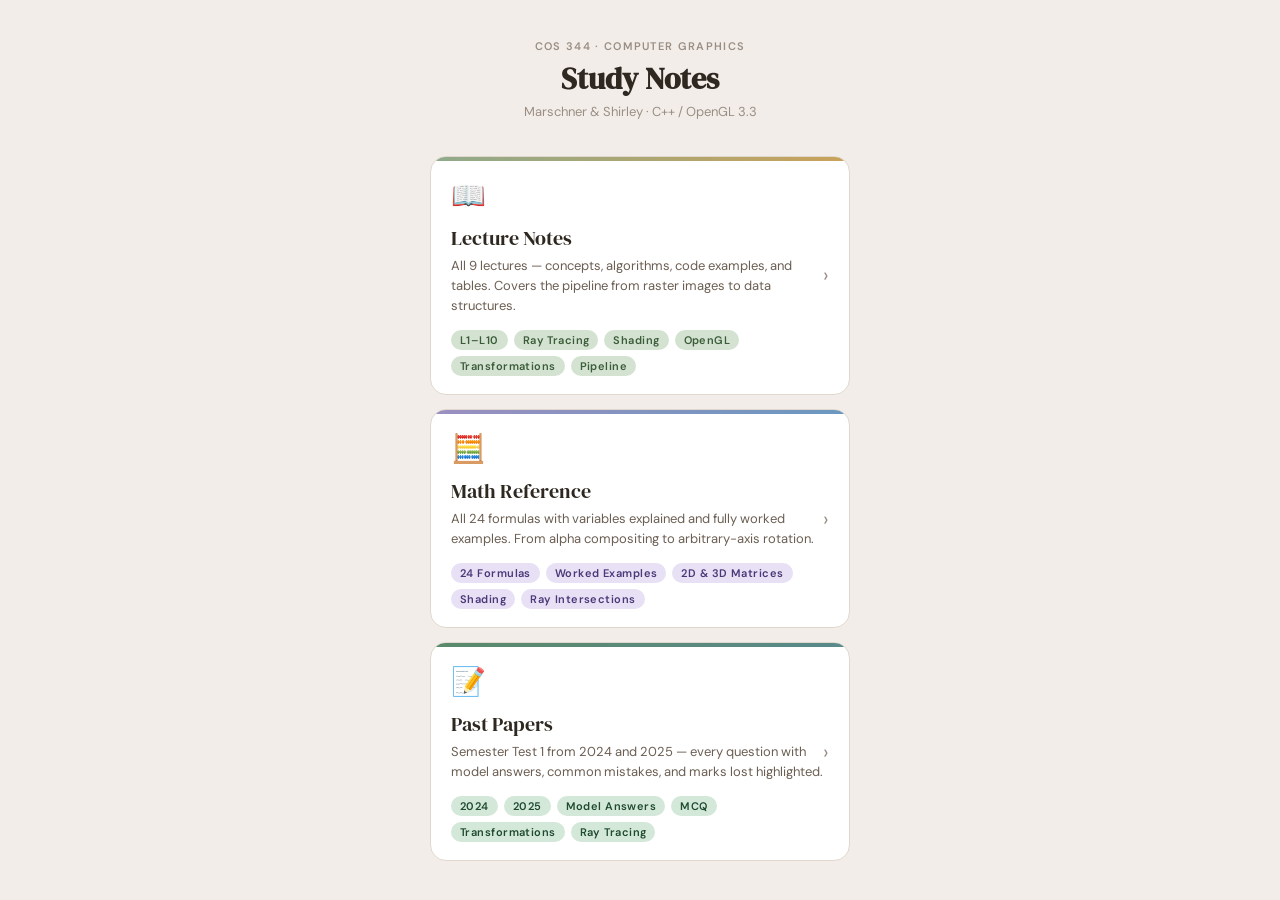
<file: index.html>
<!DOCTYPE html>
<html lang="en">
<head>
<meta charset="UTF-8">
<meta name="viewport" content="width=device-width, initial-scale=1.0, maximum-scale=1.0">
<title>COS 344 — Study Notes</title>
<link href="https://fonts.googleapis.com/css2?family=DM+Serif+Display&family=DM+Sans:wght@300;400;500;600&display=swap" rel="stylesheet">
<style>
  :root {
    --bg: #f2ede8;
    --card: #ffffff;
    --border: #e0d8ce;
    --text: #2e2820;
    --text-2: #6b5e52;
    --text-3: #9a8e84;
  }

  * { box-sizing: border-box; margin: 0; padding: 0; }

  body {
    background: var(--bg);
    font-family: 'DM Sans', sans-serif;
    min-height: 100vh;
    display: flex;
    flex-direction: column;
    align-items: center;
    justify-content: center;
    padding: 32px 20px;
  }

  .eyebrow {
    font-size: 11px;
    font-weight: 600;
    letter-spacing: .12em;
    text-transform: uppercase;
    color: var(--text-3);
    margin-bottom: 8px;
    text-align: center;
  }

  h1 {
    font-family: 'DM Serif Display', serif;
    font-size: 30px;
    color: var(--text);
    text-align: center;
    margin-bottom: 6px;
    line-height: 1.2;
  }

  .subtitle {
    font-size: 13px;
    color: var(--text-3);
    text-align: center;
    margin-bottom: 36px;
  }

  .cards {
    display: flex;
    flex-direction: column;
    gap: 14px;
    width: 100%;
    max-width: 420px;
  }

  a.card {
    display: block;
    text-decoration: none;
    background: var(--card);
    border: 1.5px solid var(--border);
    border-radius: 16px;
    padding: 20px 20px 18px;
    transition: transform .15s, box-shadow .15s;
    position: relative;
    overflow: hidden;
  }

  a.card:active {
    transform: scale(0.98);
    box-shadow: 0 2px 8px rgba(0,0,0,.1);
  }

  .card-accent {
    position: absolute;
    top: 0; left: 0; right: 0;
    height: 4px;
    border-radius: 16px 16px 0 0;
  }

  .card-notes  .card-accent { background: linear-gradient(90deg, #8faa8b, #c9a25a); }
  .card-math   .card-accent { background: linear-gradient(90deg, #9b8fc0, #6a98c0); }
  .card-papers .card-accent { background: linear-gradient(90deg, #5a8a6a, #5a8a8a); }

  .card-icon {
    font-size: 28px;
    margin-bottom: 10px;
    display: block;
  }

  .card-title {
    font-family: 'DM Serif Display', serif;
    font-size: 20px;
    color: var(--text);
    margin-bottom: 4px;
  }

  .card-desc {
    font-size: 13px;
    color: var(--text-2);
    line-height: 1.55;
    margin-bottom: 14px;
  }

  .card-tags {
    display: flex;
    flex-wrap: wrap;
    gap: 6px;
  }

  .tag {
    font-size: 11px;
    font-weight: 600;
    padding: 3px 9px;
    border-radius: 20px;
    letter-spacing: .04em;
  }

  .card-notes  .tag { background: #d4e2d2; color: #3a5c38; }
  .card-math   .tag { background: #e8e0f4; color: #4a3878; }
  .card-papers .tag { background: #d4e8da; color: #1e4a2e; }

  .card-arrow {
    position: absolute;
    right: 20px;
    top: 50%;
    transform: translateY(-50%);
    font-size: 20px;
    color: var(--text-3);
  }

  .footer {
    margin-top: 32px;
    font-size: 12px;
    color: var(--text-3);
    text-align: center;
  }
</style>
</head>
<body>

  <div class="eyebrow">COS 344 · Computer Graphics</div>
  <h1>Study Notes</h1>
  <p class="subtitle">Marschner &amp; Shirley · C++ / OpenGL 3.3</p>

  <div class="cards">

    <a class="card card-notes" href="notes/cos344_lecture_notes.html">
      <div class="card-accent"></div>
      <span class="card-icon">📖</span>
      <div class="card-title">Lecture Notes</div>
      <div class="card-desc">All 9 lectures — concepts, algorithms, code examples, and tables. Covers the pipeline from raster images to data structures.</div>
      <div class="card-tags">
        <span class="tag">L1–L10</span>
        <span class="tag">Ray Tracing</span>
        <span class="tag">Shading</span>
        <span class="tag">OpenGL</span>
        <span class="tag">Transformations</span>
        <span class="tag">Pipeline</span>
      </div>
      <span class="card-arrow">›</span>
    </a>

    <a class="card card-math" href="notes/cos344_math_reference.html">
      <div class="card-accent"></div>
      <span class="card-icon">🧮</span>
      <div class="card-title">Math Reference</div>
      <div class="card-desc">All 24 formulas with variables explained and fully worked examples. From alpha compositing to arbitrary-axis rotation.</div>
      <div class="card-tags">
        <span class="tag">24 Formulas</span>
        <span class="tag">Worked Examples</span>
        <span class="tag">2D &amp; 3D Matrices</span>
        <span class="tag">Shading</span>
        <span class="tag">Ray Intersections</span>
      </div>
      <span class="card-arrow">›</span>
    </a>

    <a class="card card-papers" href="notes/cos344_past_papers.html">
      <div class="card-accent"></div>
      <span class="card-icon">📝</span>
      <div class="card-title">Past Papers</div>
      <div class="card-desc">Semester Test 1 from 2024 and 2025 — every question with model answers, common mistakes, and marks lost highlighted.</div>
      <div class="card-tags">
        <span class="tag">2024</span>
        <span class="tag">2025</span>
        <span class="tag">Model Answers</span>
        <span class="tag">MCQ</span>
        <span class="tag">Transformations</span>
        <span class="tag">Ray Tracing</span>
      </div>
      <span class="card-arrow">›</span>
    </a>

  </div>


</body>
</html>
</file>
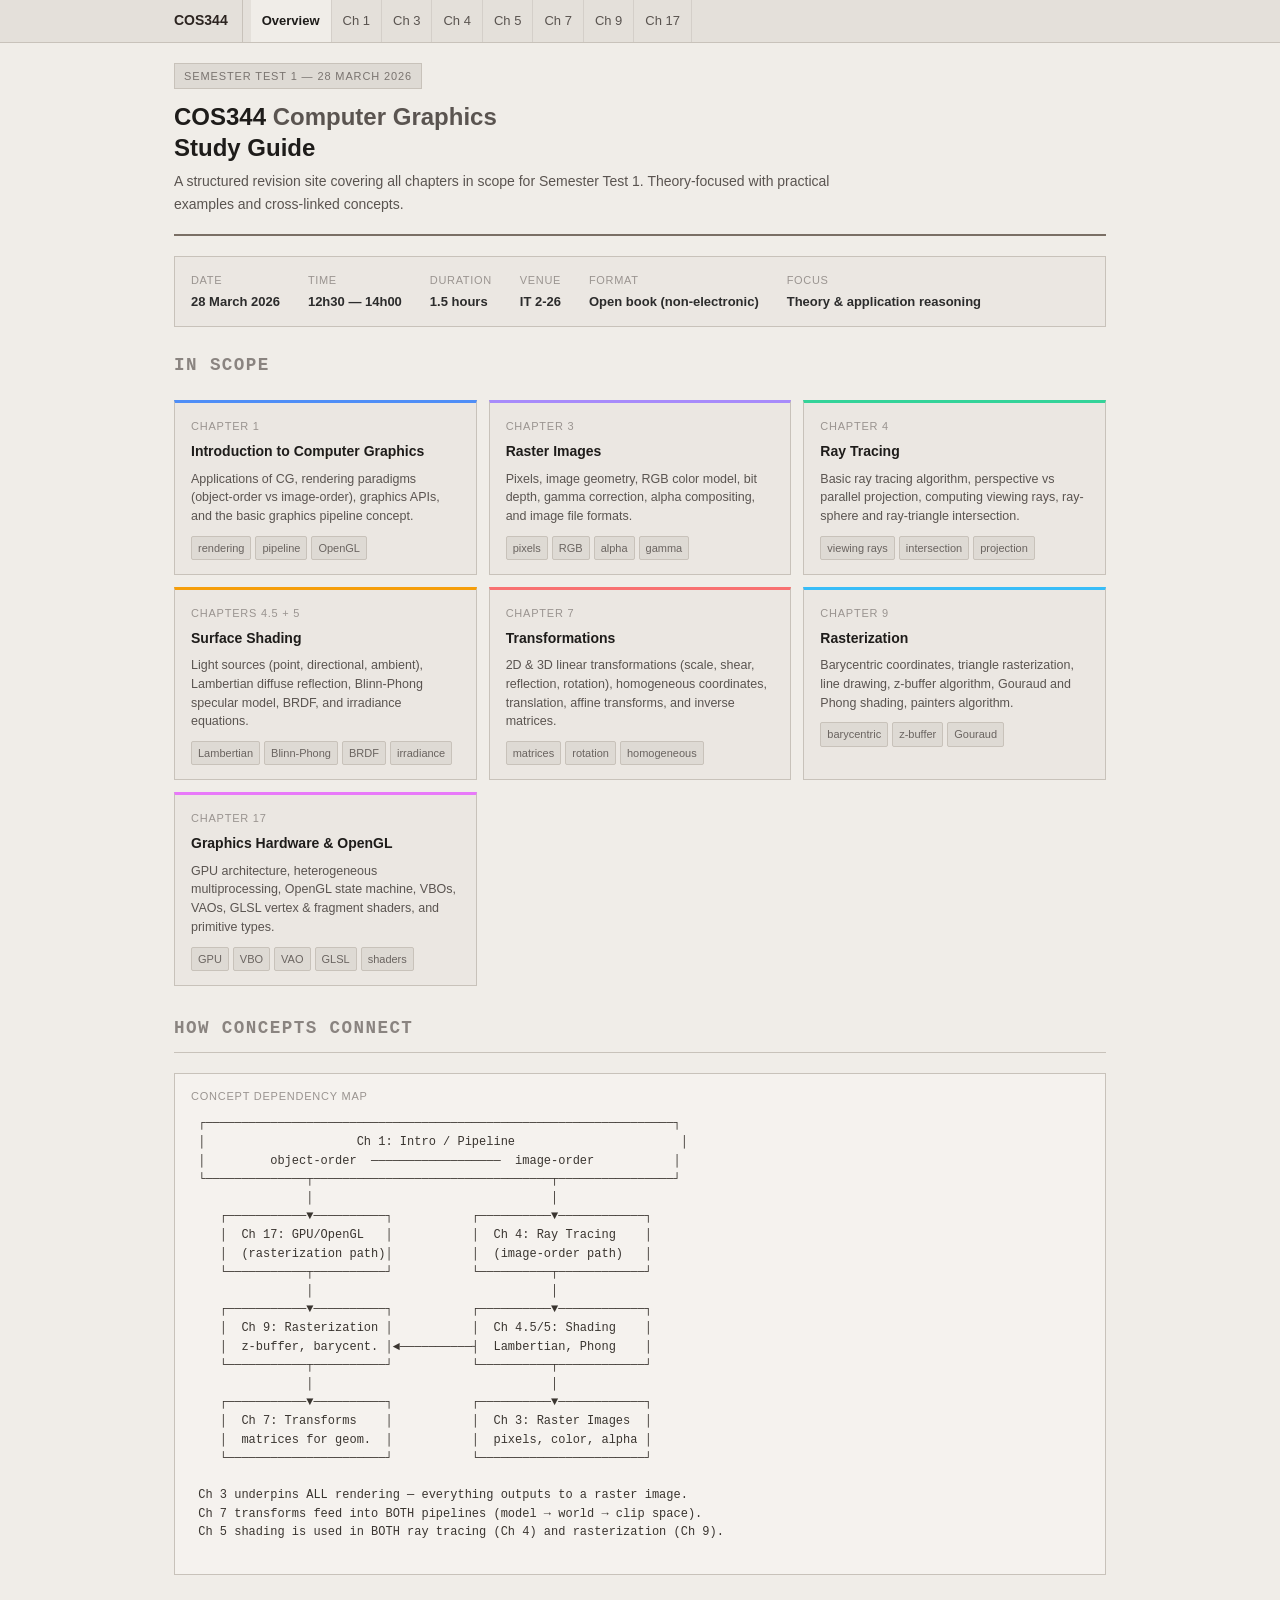
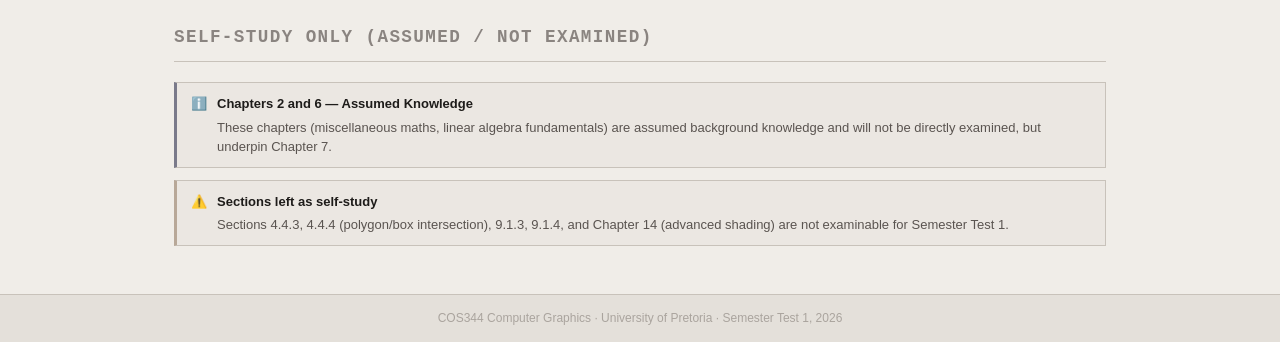
<file: SemTest1/index.html>
<!DOCTYPE html>
<html lang="en">
<head>
  <meta charset="UTF-8" />
  <meta name="viewport" content="width=device-width, initial-scale=1.0" />
  <title>COS344 — Computer Graphics Study Guide</title>
  <link rel="stylesheet" href="style.css?v=3" />
</head>
<body>

<nav class="site-nav">
  <div class="nav-inner">
  <a href="index.html" class="nav-logo">COS344</a>
  <ul class="nav-links">
    <li><a href="index.html" class="active">Overview</a></li>
    <li><a href="ch1-intro.html">Ch 1</a></li>
    <li><a href="ch3-raster.html">Ch 3</a></li>
    <li><a href="ch4-raytracing.html">Ch 4</a></li>
    <li><a href="ch5-shading.html">Ch 5</a></li>
    <li><a href="ch7-transforms.html">Ch 7</a></li>
    <li><a href="ch9-rasterization.html">Ch 9</a></li>
    <li><a href="ch17-hardware.html">Ch 17</a></li>
  </ul>
  <button class="nav-toggle" aria-label="Toggle navigation" aria-expanded="false">
    <span></span><span></span><span></span>
  </button>
  </div>
</nav>

<div class="page-wrapper">

  <header class="hero">
    <div class="badge">Semester Test 1 — 28 March 2026</div>
    <h1>COS344 <span>Computer Graphics</span><br>Study Guide</h1>
    <p>A structured revision site covering all chapters in scope for Semester Test 1. Theory-focused with practical examples and cross-linked concepts.</p>
  </header>

  <div class="test-banner">
    <div class="info-item">
      <span class="info-label">Date</span>
      <span class="info-value">28 March 2026</span>
    </div>
    <div class="info-item">
      <span class="info-label">Time</span>
      <span class="info-value">12h30 — 14h00</span>
    </div>
    <div class="info-item">
      <span class="info-label">Duration</span>
      <span class="info-value">1.5 hours</span>
    </div>
    <div class="info-item">
      <span class="info-label">Venue</span>
      <span class="info-value">IT 2-26</span>
    </div>
    <div class="info-item">
      <span class="info-label">Format</span>
      <span class="info-value">Open book (non-electronic)</span>
    </div>
    <div class="info-item">
      <span class="info-label">Focus</span>
      <span class="info-value">Theory &amp; application reasoning</span>
    </div>
  </div>

  <section>
    <h2 style="font-size:1.1rem; color:var(--text3); font-family:'Space Mono',monospace; font-weight:700; letter-spacing:0.08em; text-transform:uppercase; margin-bottom:1.25rem;">
      In Scope
    </h2>
    <div class="topic-grid">

      <a href="ch1-intro.html" class="topic-card" style="--card-accent: #4f8ef7;">
        <span class="card-chapter">Chapter 1</span>
        <h3>Introduction to Computer Graphics</h3>
        <p>Applications of CG, rendering paradigms (object-order vs image-order), graphics APIs, and the basic graphics pipeline concept.</p>
        <div class="card-tags">
          <span class="tag">rendering</span>
          <span class="tag">pipeline</span>
          <span class="tag">OpenGL</span>
        </div>
      </a>

      <a href="ch3-raster.html" class="topic-card" style="--card-accent: #a78bfa;">
        <span class="card-chapter">Chapter 3</span>
        <h3>Raster Images</h3>
        <p>Pixels, image geometry, RGB color model, bit depth, gamma correction, alpha compositing, and image file formats.</p>
        <div class="card-tags">
          <span class="tag">pixels</span>
          <span class="tag">RGB</span>
          <span class="tag">alpha</span>
          <span class="tag">gamma</span>
        </div>
      </a>

      <a href="ch4-raytracing.html" class="topic-card" style="--card-accent: #34d399;">
        <span class="card-chapter">Chapter 4</span>
        <h3>Ray Tracing</h3>
        <p>Basic ray tracing algorithm, perspective vs parallel projection, computing viewing rays, ray-sphere and ray-triangle intersection.</p>
        <div class="card-tags">
          <span class="tag">viewing rays</span>
          <span class="tag">intersection</span>
          <span class="tag">projection</span>
        </div>
      </a>

      <a href="ch5-shading.html" class="topic-card" style="--card-accent: #f59e0b;">
        <span class="card-chapter">Chapters 4.5 + 5</span>
        <h3>Surface Shading</h3>
        <p>Light sources (point, directional, ambient), Lambertian diffuse reflection, Blinn-Phong specular model, BRDF, and irradiance equations.</p>
        <div class="card-tags">
          <span class="tag">Lambertian</span>
          <span class="tag">Blinn-Phong</span>
          <span class="tag">BRDF</span>
          <span class="tag">irradiance</span>
        </div>
      </a>

      <a href="ch7-transforms.html" class="topic-card" style="--card-accent: #f87171;">
        <span class="card-chapter">Chapter 7</span>
        <h3>Transformations</h3>
        <p>2D &amp; 3D linear transformations (scale, shear, reflection, rotation), homogeneous coordinates, translation, affine transforms, and inverse matrices.</p>
        <div class="card-tags">
          <span class="tag">matrices</span>
          <span class="tag">rotation</span>
          <span class="tag">homogeneous</span>
        </div>
      </a>

      <a href="ch9-rasterization.html" class="topic-card" style="--card-accent: #38bdf8;">
        <span class="card-chapter">Chapter 9</span>
        <h3>Rasterization</h3>
        <p>Barycentric coordinates, triangle rasterization, line drawing, z-buffer algorithm, Gouraud and Phong shading, painters algorithm.</p>
        <div class="card-tags">
          <span class="tag">barycentric</span>
          <span class="tag">z-buffer</span>
          <span class="tag">Gouraud</span>
        </div>
      </a>

      <a href="ch17-hardware.html" class="topic-card" style="--card-accent: #e879f9;">
        <span class="card-chapter">Chapter 17</span>
        <h3>Graphics Hardware &amp; OpenGL</h3>
        <p>GPU architecture, heterogeneous multiprocessing, OpenGL state machine, VBOs, VAOs, GLSL vertex &amp; fragment shaders, and primitive types.</p>
        <div class="card-tags">
          <span class="tag">GPU</span>
          <span class="tag">VBO</span>
          <span class="tag">VAO</span>
          <span class="tag">GLSL</span>
          <span class="tag">shaders</span>
        </div>
      </a>

    </div>
  </section>

  <section style="margin-bottom: 3rem;">
    <h2 style="font-size:1.1rem; color:var(--text3); font-family:'Space Mono',monospace; font-weight:700; letter-spacing:0.08em; text-transform:uppercase; margin-bottom:1.25rem; border-bottom: 1px solid var(--border); padding-bottom:0.6rem;">
      How Concepts Connect
    </h2>
    <div class="diagram-box">
      <div class="diagram-title">Concept Dependency Map</div>
      <pre>
 ┌─────────────────────────────────────────────────────────────────┐
 │                     Ch 1: Intro / Pipeline                       │
 │         object-order  ──────────────────  image-order           │
 └──────────────┬─────────────────────────────────┬────────────────┘
                │                                 │
    ┌───────────▼──────────┐           ┌──────────▼────────────┐
    │  Ch 17: GPU/OpenGL   │           │  Ch 4: Ray Tracing    │
    │  (rasterization path)│           │  (image-order path)   │
    └───────────┬──────────┘           └──────────┬────────────┘
                │                                 │
    ┌───────────▼──────────┐           ┌──────────▼────────────┐
    │  Ch 9: Rasterization │           │  Ch 4.5/5: Shading    │
    │  z-buffer, barycent. │◄──────────┤  Lambertian, Phong    │
    └───────────┬──────────┘           └──────────┬────────────┘
                │                                 │
    ┌───────────▼──────────┐           ┌──────────▼────────────┐
    │  Ch 7: Transforms    │           │  Ch 3: Raster Images  │
    │  matrices for geom.  │           │  pixels, color, alpha │
    └──────────────────────┘           └───────────────────────┘

 Ch 3 underpins ALL rendering — everything outputs to a raster image.
 Ch 7 transforms feed into BOTH pipelines (model → world → clip space).
 Ch 5 shading is used in BOTH ray tracing (Ch 4) and rasterization (Ch 9).
      </pre>
    </div>
  </section>

  <section style="margin-bottom: 3rem;">
    <h2 style="font-size:1.1rem; color:var(--text3); font-family:'Space Mono',monospace; font-weight:700; letter-spacing:0.08em; text-transform:uppercase; margin-bottom:1.25rem; border-bottom: 1px solid var(--border); padding-bottom:0.6rem;">
      Self-Study Only (Assumed / Not Examined)
    </h2>
    <div class="callout info">
      <span class="callout-icon">ℹ️</span>
      <div class="callout-body">
        <strong>Chapters 2 and 6 — Assumed Knowledge</strong>
        <p>These chapters (miscellaneous maths, linear algebra fundamentals) are assumed background knowledge and will not be directly examined, but underpin Chapter 7.</p>
      </div>
    </div>
    <div class="callout warn">
      <span class="callout-icon">⚠️</span>
      <div class="callout-body">
        <strong>Sections left as self-study</strong>
        <p>Sections 4.4.3, 4.4.4 (polygon/box intersection), 9.1.3, 9.1.4, and Chapter 14 (advanced shading) are not examinable for Semester Test 1.</p>
      </div>
    </div>
  </section>

</div>

<footer>
  <div class="page-wrapper">COS344 Computer Graphics · University of Pretoria · Semester Test 1, 2026</div>
</footer>

<script>
(function(){
  var btn = document.querySelector(".nav-toggle");
  var menu = document.querySelector(".nav-links");
  if(btn && menu){
    btn.addEventListener("click", function(){
      var open = menu.classList.toggle("open");
      btn.classList.toggle("open", open);
      btn.setAttribute("aria-expanded", open);
    });
  }
})();
</script>
</body>
</html>
</file>
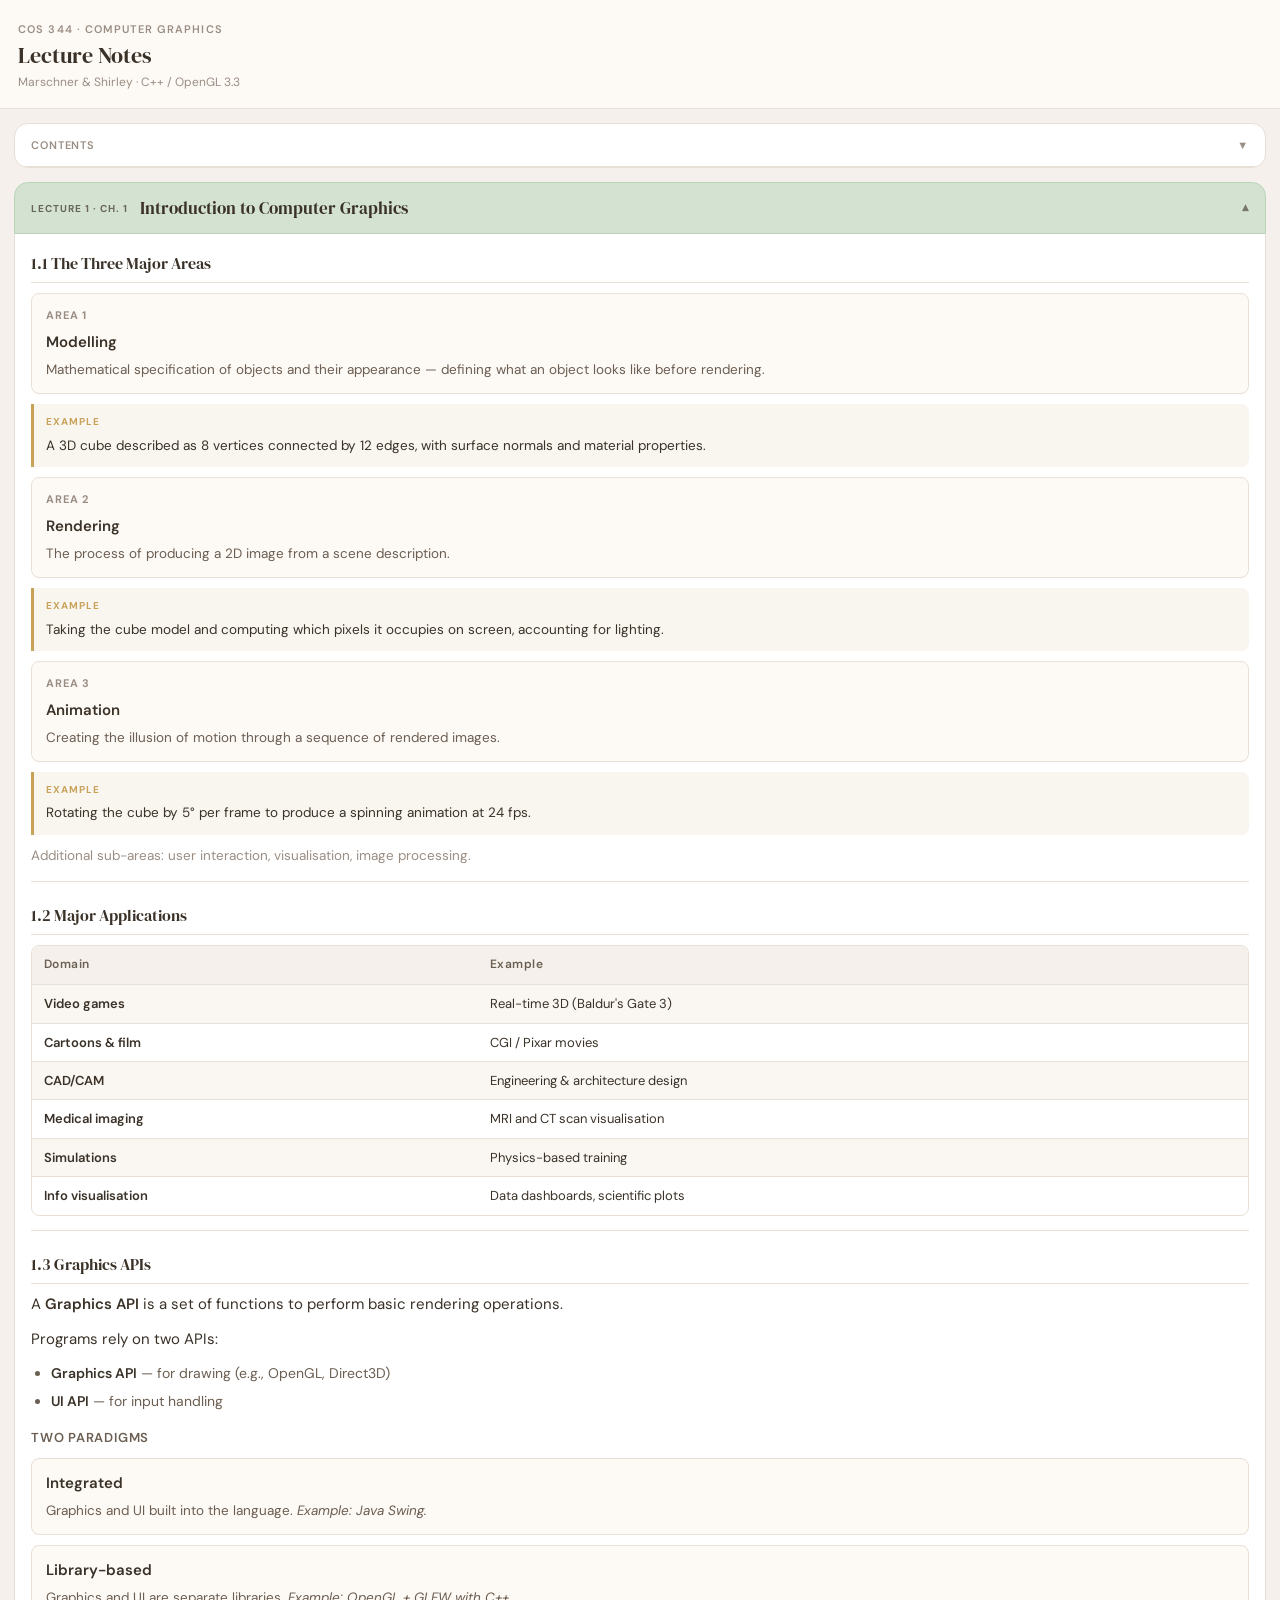
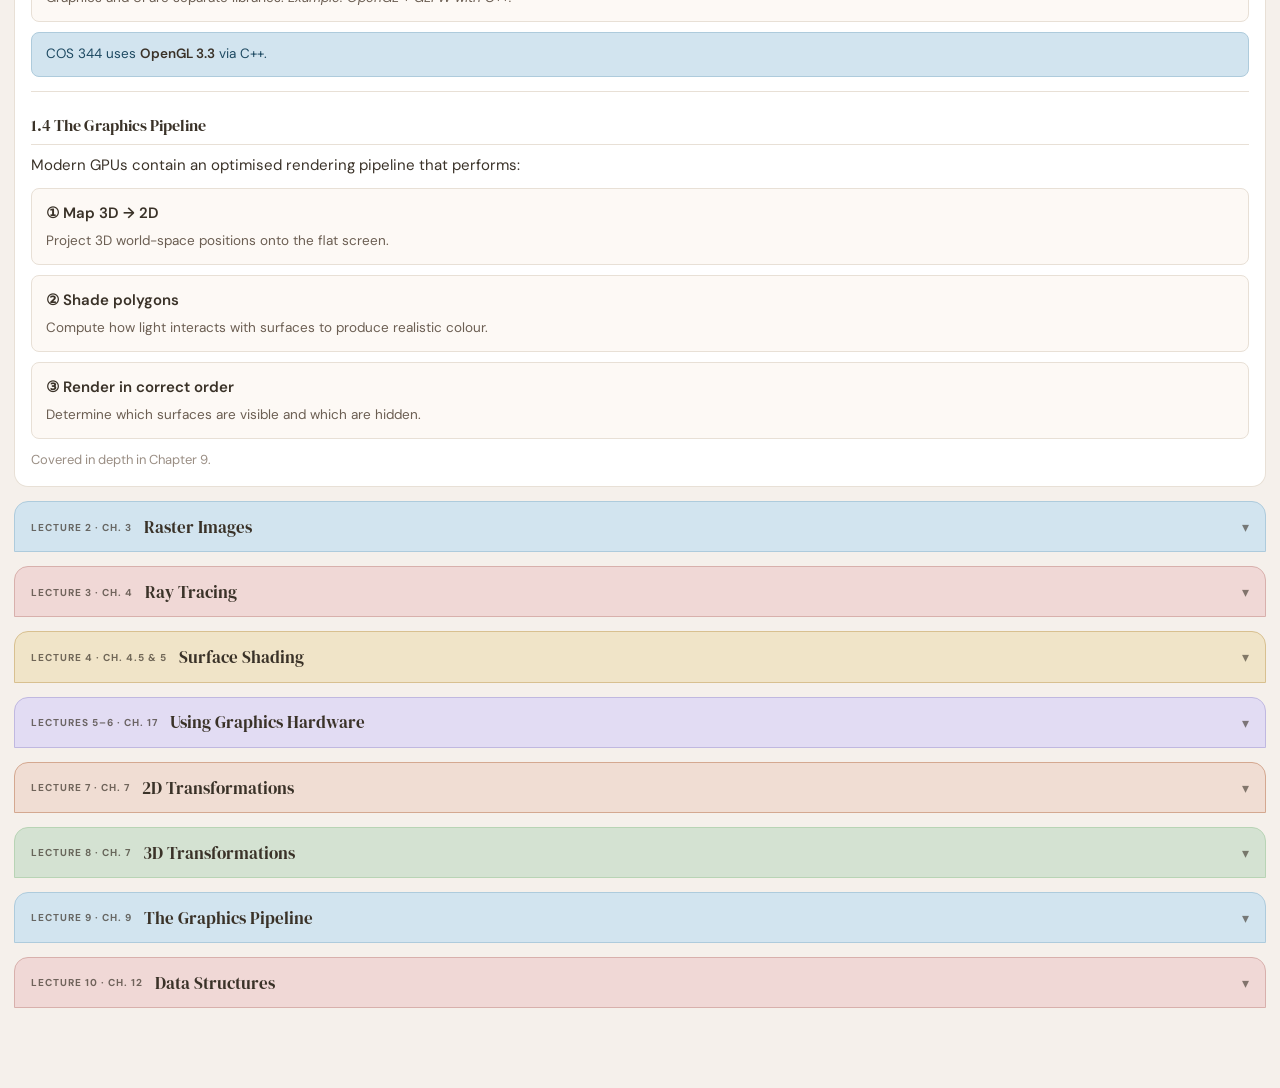
<file: notes/cos344_lecture_notes.html>
<!DOCTYPE html>
<html lang="en">
<head>
<meta charset="UTF-8">
<meta name="viewport" content="width=device-width, initial-scale=1.0, maximum-scale=1.0">
<title>COS 344 — Lecture Notes</title>
<link href="https://fonts.googleapis.com/css2?family=DM+Serif+Display&family=DM+Sans:wght@300;400;500;600&family=DM+Mono:wght@400;500&display=swap" rel="stylesheet">
<style>
  :root {
    --bg:       #f5f0eb;
    --surface:  #fdf9f5;
    --card:     #ffffff;
    --border:   #e8e0d6;
    --muted:    #c8bfb4;

    --sage:     #8faa8b;
    --sage-lt:  #d4e2d2;
    --rose:     #c9827a;
    --rose-lt:  #f0d8d6;
    --sky:      #7aa0b5;
    --sky-lt:   #d2e4ef;
    --amber:    #c9a25a;
    --amber-lt: #f0e4c8;
    --lavender: #9b8fc0;
    --lav-lt:   #e2dcf3;
    --coral:    #c48060;
    --coral-lt: #f0ddd3;

    --text:     #3a3228;
    --text-2:   #6b5e52;
    --text-3:   #9a8e84;

    --radius:   14px;
    --radius-sm: 8px;
  }

  * { box-sizing: border-box; margin: 0; padding: 0; }

  body {
    background: var(--bg);
    color: var(--text);
    font-family: 'DM Sans', sans-serif;
    font-size: 15px;
    line-height: 1.65;
    padding: 0 0 80px;
  }

  /* ── Header ── */
  .header {
    background: var(--surface);
    border-bottom: 1.5px solid var(--border);
    padding: 20px 18px 16px;
    position: sticky;
    top: 0;
    z-index: 100;
  }
  .header-eyebrow {
    font-size: 11px;
    font-weight: 600;
    letter-spacing: .1em;
    text-transform: uppercase;
    color: var(--text-3);
    margin-bottom: 4px;
  }
  .header-title {
    font-family: 'DM Serif Display', serif;
    font-size: 22px;
    color: var(--text);
    line-height: 1.2;
  }
  .header-sub {
    font-size: 12px;
    color: var(--text-3);
    margin-top: 4px;
  }

  /* ── TOC ── */
  .toc {
    background: var(--card);
    margin: 14px 14px 0;
    border-radius: var(--radius);
    border: 1.5px solid var(--border);
    overflow: hidden;
  }
  .toc-header {
    padding: 12px 16px;
    font-size: 11px;
    font-weight: 600;
    letter-spacing: .08em;
    text-transform: uppercase;
    color: var(--text-3);
    border-bottom: 1px solid var(--border);
    display: flex;
    justify-content: space-between;
    align-items: center;
    cursor: pointer;
  }
  .toc-arrow { transition: transform .2s; }
  .toc.open .toc-arrow { transform: rotate(180deg); }
  .toc-list { display: none; padding: 8px 0; }
  .toc.open .toc-list { display: block; }
  .toc-item {
    display: block;
    padding: 7px 16px;
    font-size: 13.5px;
    color: var(--text-2);
    text-decoration: none;
    border-left: 3px solid transparent;
    transition: all .15s;
  }
  .toc-item:active { background: var(--bg); border-left-color: var(--sage); color: var(--text); }
  .toc-num { color: var(--text-3); font-size: 11px; margin-right: 6px; font-variant-numeric: tabular-nums; }

  /* ── Lecture sections ── */
  .lecture {
    margin: 14px 14px 0;
  }
  .lecture-header {
    border-radius: var(--radius) var(--radius) 0 0;
    padding: 14px 16px 12px;
    display: flex;
    align-items: center;
    gap: 12px;
    cursor: pointer;
    user-select: none;
  }
  .lecture-num {
    font-size: 10px;
    font-weight: 700;
    letter-spacing: .1em;
    text-transform: uppercase;
    opacity: .7;
    white-space: nowrap;
  }
  .lecture-title {
    font-family: 'DM Serif Display', serif;
    font-size: 17px;
    line-height: 1.25;
    flex: 1;
  }
  .lecture-chevron {
    font-size: 14px;
    opacity: .6;
    transition: transform .2s;
    flex-shrink: 0;
  }
  .lecture.open .lecture-chevron { transform: rotate(180deg); }
  .lecture-body {
    display: none;
    background: var(--card);
    border: 1.5px solid var(--border);
    border-top: none;
    border-radius: 0 0 var(--radius) var(--radius);
    padding: 16px;
  }
  .lecture.open .lecture-body { display: block; }

  /* Colour themes per lecture */
  .lec-1 .lecture-header { background: var(--sage-lt); border: 1.5px solid #b8d4b5; }
  .lec-2 .lecture-header { background: var(--sky-lt); border: 1.5px solid #aecbdc; }
  .lec-3 .lecture-header { background: var(--rose-lt); border: 1.5px solid #d8b0ac; }
  .lec-4 .lecture-header { background: var(--amber-lt); border: 1.5px solid #d8c090; }
  .lec-5 .lecture-header { background: var(--lav-lt); border: 1.5px solid #c0b8e0; }
  .lec-7 .lecture-header { background: var(--coral-lt); border: 1.5px solid #d4a890; }
  .lec-8 .lecture-header { background: var(--sage-lt); border: 1.5px solid #b8d4b5; }
  .lec-9 .lecture-header { background: var(--sky-lt); border: 1.5px solid #aecbdc; }
  .lec-10 .lecture-header { background: var(--rose-lt); border: 1.5px solid #d8b0ac; }

  /* ── Section headings ── */
  .section-title {
    font-family: 'DM Serif Display', serif;
    font-size: 16px;
    color: var(--text);
    margin: 20px 0 8px;
    padding-bottom: 6px;
    border-bottom: 1.5px solid var(--border);
  }
  .section-title:first-child { margin-top: 0; }

  .subsection-title {
    font-size: 13px;
    font-weight: 600;
    color: var(--text-2);
    margin: 14px 0 6px;
    text-transform: uppercase;
    letter-spacing: .06em;
  }

  p { margin-bottom: 10px; color: var(--text); }
  p:last-child { margin-bottom: 0; }

  /* ── Concept cards ── */
  .concept {
    background: var(--surface);
    border: 1.5px solid var(--border);
    border-radius: var(--radius-sm);
    padding: 12px 14px;
    margin: 10px 0;
  }
  .concept-label {
    font-size: 11px;
    font-weight: 700;
    letter-spacing: .08em;
    text-transform: uppercase;
    color: var(--text-3);
    margin-bottom: 6px;
  }
  .concept-name {
    font-weight: 600;
    font-size: 15px;
    color: var(--text);
    margin-bottom: 4px;
  }
  .concept-desc { font-size: 13.5px; color: var(--text-2); }

  /* ── Examples ── */
  .example {
    background: #f9f6f0;
    border-left: 3px solid var(--amber);
    border-radius: 0 var(--radius-sm) var(--radius-sm) 0;
    padding: 10px 12px;
    margin: 8px 0;
    font-size: 13.5px;
  }
  .example-label {
    font-size: 10px;
    font-weight: 700;
    letter-spacing: .1em;
    text-transform: uppercase;
    color: var(--amber);
    margin-bottom: 4px;
  }

  /* ── Code blocks ── */
  pre, code {
    font-family: 'DM Mono', monospace;
  }
  pre {
    background: #2e2820;
    color: #e8ddd0;
    border-radius: var(--radius-sm);
    padding: 12px 14px;
    margin: 10px 0;
    font-size: 12px;
    line-height: 1.6;
    overflow-x: auto;
    -webkit-overflow-scrolling: touch;
  }
  code {
    background: #ede8e0;
    color: #5a3e28;
    padding: 2px 6px;
    border-radius: 4px;
    font-size: 12.5px;
  }

  /* ── Formula pill ── */
  .formula {
    background: var(--lav-lt);
    border: 1.5px solid #c0b8e0;
    border-radius: var(--radius-sm);
    padding: 10px 14px;
    margin: 10px 0;
    font-family: 'DM Mono', monospace;
    font-size: 13px;
    color: #3a2a60;
    line-height: 1.7;
  }

  /* ── Tables ── */
  .table-wrap {
    overflow-x: auto;
    -webkit-overflow-scrolling: touch;
    margin: 10px 0;
    border-radius: var(--radius-sm);
    border: 1.5px solid var(--border);
  }
  table {
    width: 100%;
    border-collapse: collapse;
    font-size: 13px;
    min-width: 280px;
  }
  th {
    background: var(--bg);
    font-weight: 600;
    text-align: left;
    padding: 9px 12px;
    color: var(--text-2);
    border-bottom: 1.5px solid var(--border);
    font-size: 12px;
    letter-spacing: .04em;
  }
  td {
    padding: 8px 12px;
    border-bottom: 1px solid var(--border);
    vertical-align: top;
    color: var(--text);
  }
  tr:last-child td { border-bottom: none; }
  tr:nth-child(even) td { background: #faf7f3; }

  /* ── Lists ── */
  ul, ol {
    padding-left: 20px;
    margin: 8px 0;
  }
  li { margin-bottom: 5px; font-size: 14px; color: var(--text-2); }
  li strong { color: var(--text); }

  /* ── Pill tags ── */
  .tag {
    display: inline-block;
    font-size: 11px;
    font-weight: 600;
    padding: 3px 8px;
    border-radius: 20px;
    margin: 2px 2px 2px 0;
  }
  .tag-sage { background: var(--sage-lt); color: #3a5c38; }
  .tag-sky  { background: var(--sky-lt); color: #1e4a62; }
  .tag-rose { background: var(--rose-lt); color: #6e2e28; }

  /* ── Info box ── */
  .info-box {
    background: var(--sky-lt);
    border: 1.5px solid #aecbdc;
    border-radius: var(--radius-sm);
    padding: 10px 14px;
    margin: 10px 0;
    font-size: 13.5px;
    color: #1e4a62;
  }
  .warn-box {
    background: var(--rose-lt);
    border: 1.5px solid #d8b0ac;
    border-radius: var(--radius-sm);
    padding: 10px 14px;
    margin: 10px 0;
    font-size: 13.5px;
    color: #6e2e28;
  }

  /* ── Divider ── */
  hr { border: none; border-top: 1px solid var(--border); margin: 14px 0; }

  strong { font-weight: 600; color: var(--text); }
  em { color: var(--text-2); }

  /* ── scroll top button ── */
  #top-btn {
    position: fixed;
    bottom: 20px;
    right: 16px;
    background: var(--text);
    color: var(--bg);
    border: none;
    border-radius: 50%;
    width: 44px;
    height: 44px;
    font-size: 18px;
    cursor: pointer;
    box-shadow: 0 3px 12px rgba(0,0,0,.18);
    display: none;
    align-items: center;
    justify-content: center;
    z-index: 200;
  }
  #top-btn.visible { display: flex; }
</style>
</head>
<body>

<div class="header">
  <div class="header-eyebrow">COS 344 · Computer Graphics</div>
  <div class="header-title">Lecture Notes</div>
  <div class="header-sub">Marschner &amp; Shirley · C++ / OpenGL 3.3</div>
</div>

<!-- TOC -->
<div class="toc" id="toc">
  <div class="toc-header" onclick="toggleToc()">
    Contents
    <span class="toc-arrow">▼</span>
  </div>
  <div class="toc-list">
    <a class="toc-item" href="#lec1"><span class="toc-num">L1</span> Introduction to Computer Graphics</a>
    <a class="toc-item" href="#lec2"><span class="toc-num">L2</span> Raster Images</a>
    <a class="toc-item" href="#lec3"><span class="toc-num">L3</span> Ray Tracing</a>
    <a class="toc-item" href="#lec4"><span class="toc-num">L4</span> Surface Shading</a>
    <a class="toc-item" href="#lec5"><span class="toc-num">L5–6</span> Graphics Hardware</a>
    <a class="toc-item" href="#lec7"><span class="toc-num">L7</span> 2D Transformations</a>
    <a class="toc-item" href="#lec8"><span class="toc-num">L8</span> 3D Transformations</a>
    <a class="toc-item" href="#lec9"><span class="toc-num">L9</span> The Graphics Pipeline</a>
    <a class="toc-item" href="#lec10"><span class="toc-num">L10</span> Data Structures</a>
  </div>
</div>

<!-- ═══════════ LECTURE 1 ═══════════ -->
<div class="lecture lec-1 open" id="lec1">
  <div class="lecture-header" onclick="toggleLecture(this)">
    <span class="lecture-num">Lecture 1 · Ch. 1</span>
    <span class="lecture-title">Introduction to Computer Graphics</span>
    <span class="lecture-chevron">▾</span>
  </div>
  <div class="lecture-body">

    <div class="section-title">1.1 The Three Major Areas</div>

    <div class="concept">
      <div class="concept-label">Area 1</div>
      <div class="concept-name">Modelling</div>
      <div class="concept-desc">Mathematical specification of objects and their appearance — defining what an object looks like before rendering.</div>
    </div>
    <div class="example">
      <div class="example-label">Example</div>
      A 3D cube described as 8 vertices connected by 12 edges, with surface normals and material properties.
    </div>

    <div class="concept">
      <div class="concept-label">Area 2</div>
      <div class="concept-name">Rendering</div>
      <div class="concept-desc">The process of producing a 2D image from a scene description.</div>
    </div>
    <div class="example">
      <div class="example-label">Example</div>
      Taking the cube model and computing which pixels it occupies on screen, accounting for lighting.
    </div>

    <div class="concept">
      <div class="concept-label">Area 3</div>
      <div class="concept-name">Animation</div>
      <div class="concept-desc">Creating the illusion of motion through a sequence of rendered images.</div>
    </div>
    <div class="example">
      <div class="example-label">Example</div>
      Rotating the cube by 5° per frame to produce a spinning animation at 24 fps.
    </div>

    <p style="margin-top:10px; font-size:13.5px; color:var(--text-3);">Additional sub-areas: user interaction, visualisation, image processing.</p>

    <hr>
    <div class="section-title">1.2 Major Applications</div>
    <div class="table-wrap">
      <table>
        <tr><th>Domain</th><th>Example</th></tr>
        <tr><td><strong>Video games</strong></td><td>Real-time 3D (Baldur's Gate 3)</td></tr>
        <tr><td><strong>Cartoons &amp; film</strong></td><td>CGI / Pixar movies</td></tr>
        <tr><td><strong>CAD/CAM</strong></td><td>Engineering &amp; architecture design</td></tr>
        <tr><td><strong>Medical imaging</strong></td><td>MRI and CT scan visualisation</td></tr>
        <tr><td><strong>Simulations</strong></td><td>Physics-based training</td></tr>
        <tr><td><strong>Info visualisation</strong></td><td>Data dashboards, scientific plots</td></tr>
      </table>
    </div>

    <hr>
    <div class="section-title">1.3 Graphics APIs</div>
    <p>A <strong>Graphics API</strong> is a set of functions to perform basic rendering operations.</p>
    <p>Programs rely on two APIs:</p>
    <ul>
      <li><strong>Graphics API</strong> — for drawing (e.g., OpenGL, Direct3D)</li>
      <li><strong>UI API</strong> — for input handling</li>
    </ul>

    <div class="subsection-title">Two Paradigms</div>
    <div class="concept">
      <div class="concept-name">Integrated</div>
      <div class="concept-desc">Graphics and UI built into the language. <em>Example: Java Swing.</em></div>
    </div>
    <div class="concept">
      <div class="concept-name">Library-based</div>
      <div class="concept-desc">Graphics and UI are separate libraries. <em>Example: OpenGL + GLFW with C++.</em></div>
    </div>
    <div class="info-box">COS 344 uses <strong>OpenGL 3.3</strong> via C++.</div>

    <hr>
    <div class="section-title">1.4 The Graphics Pipeline</div>
    <p>Modern GPUs contain an optimised rendering pipeline that performs:</p>
    <div class="concept"><div class="concept-name">① Map 3D → 2D</div><div class="concept-desc">Project 3D world-space positions onto the flat screen.</div></div>
    <div class="concept"><div class="concept-name">② Shade polygons</div><div class="concept-desc">Compute how light interacts with surfaces to produce realistic colour.</div></div>
    <div class="concept"><div class="concept-name">③ Render in correct order</div><div class="concept-desc">Determine which surfaces are visible and which are hidden.</div></div>
    <p style="font-size:13px; color:var(--text-3);">Covered in depth in Chapter 9.</p>
  </div>
</div>

<!-- ═══════════ LECTURE 2 ═══════════ -->
<div class="lecture lec-2" id="lec2">
  <div class="lecture-header" onclick="toggleLecture(this)">
    <span class="lecture-num">Lecture 2 · Ch. 3</span>
    <span class="lecture-title">Raster Images</span>
    <span class="lecture-chevron">▾</span>
  </div>
  <div class="lecture-body">

    <div class="section-title">3.1 Raster vs. Vector</div>

    <div class="concept">
      <div class="concept-name">Raster Image</div>
      <div class="concept-desc">A rectangular 2D array of pixels. Each pixel stores an RGB colour value.</div>
    </div>
    <div class="table-wrap"><table>
      <tr><th></th><th>Raster</th><th>Vector</th></tr>
      <tr><td><strong>Storage</strong></td><td>Pixels (RGB array)</td><td>Shape descriptions</td></tr>
      <tr><td><strong>Pro</strong></td><td>Fast to display, hardware-native</td><td>Resolution-independent</td></tr>
      <tr><td><strong>Con</strong></td><td>Aliasing when zoomed</td><td>Must be rasterised first</td></tr>
    </table></div>
    <div class="example">
      <div class="example-label">Raster Example</div>
      A 1920×1080 image is a 2D array: 1920 columns × 1080 rows. Each cell holds an RGB triple.
    </div>
    <div class="example">
      <div class="example-label">Vector Example</div>
      An SVG circle: <code>&lt;circle cx="100" cy="100" r="50"/&gt;</code> — no pixels stored.
    </div>

    <hr>
    <div class="section-title">3.2 Images, Pixels, and Geometry</div>

    <div class="formula">I(x, y) : R → V<br>where R ⊂ ℝ² and V is the set of pixel values</div>

    <p><strong>Pixel coordinates</strong> use <code>(i, j)</code> where <code>i</code> = column (x) and <code>j</code> = row (y), with origin at <strong>bottom-left</strong>.</p>
    <p>An image with <code>nx</code> columns and <code>ny</code> rows has its top-right pixel at <code>(nx−1, ny−1)</code>.</p>
    <p><strong>Point sampling:</strong> A pixel's colour is the local average of all colours in its corresponding cell of the underlying continuous image.</p>

    <div class="subsection-title">Bit Depth</div>
    <div class="table-wrap"><table>
      <tr><th>Bit depth</th><th>Min</th><th>Max</th><th>Values</th></tr>
      <tr><td>8-bit</td><td>0</td><td>255</td><td>256</td></tr>
      <tr><td>16-bit</td><td>0</td><td>65,535</td><td>65,536</td></tr>
    </table></div>

    <div class="concept">
      <div class="concept-name">LDR — Low Dynamic Range</div>
      <div class="concept-desc">Integer storage. Standard photos and game textures.</div>
    </div>
    <div class="concept">
      <div class="concept-name">HDR — High Dynamic Range</div>
      <div class="concept-desc">Floating-point storage. Photography and film VFX.</div>
    </div>

    <div class="warn-box"><strong>Clipping:</strong> When a value exceeds the representable range it is clamped. E.g., a computed red value of 1.8 clips to 1.0, losing highlight detail.</div>
    <div class="warn-box"><strong>Quantization / Banding:</strong> Rounding to coarser integer values causes visible colour "steps". E.g., a smooth sky stored in 4-bit shows harsh bands instead of a smooth fade.</div>

    <hr>
    <div class="section-title">3.3 RGB Colour</div>
    <p>Displays use <strong>additive mixing</strong> of Red, Green, and Blue light. (Paint uses subtractive — CMYK.)</p>

    <div class="formula">possibleLevels(n) = 2^(n/3)</div>
    <div class="example">
      <div class="example-label">Example — 24-bit RGB</div>
      possibleLevels(24) = 2^(24/3) = 2^8 = <strong>256</strong> levels per channel.<br>
      256³ ≈ <strong>16.7 million</strong> possible colours total.
    </div>

    <p>RGB colour space visualised as a <strong>unit cube</strong>:</p>
    <div class="table-wrap"><table>
      <tr><th>Coordinate</th><th>Colour</th></tr>
      <tr><td>(0, 0, 0)</td><td>Black</td></tr>
      <tr><td>(1, 1, 1)</td><td>White</td></tr>
      <tr><td>(1, 0, 0)</td><td>Red</td></tr>
      <tr><td>(0, 1, 0)</td><td>Green</td></tr>
      <tr><td>(0, 0, 1)</td><td>Blue</td></tr>
    </table></div>

    <hr>
    <div class="section-title">3.4 Alpha Compositing</div>
    <div class="formula">c = α · c_f + (1 − α) · c_b</div>
    <div class="table-wrap"><table>
      <tr><th>Variable</th><th>Meaning</th></tr>
      <tr><td><code>c</code></td><td>Resulting blended colour</td></tr>
      <tr><td><code>c_f</code></td><td>Foreground colour</td></tr>
      <tr><td><code>c_b</code></td><td>Background colour</td></tr>
      <tr><td><code>α</code></td><td>Coverage fraction (0 = transparent, 1 = opaque)</td></tr>
    </table></div>
    <div class="example">
      <div class="example-label">Example</div>
      Foreground (cyan) c_f = [0, 1, 1], Background (yellow) c_b = [1, 1, 0], α = 0.3<br><br>
      c = 0.3·[0,1,1] + 0.7·[1,1,0] = [0.7, 1.0, 0.3]
    </div>

    <p><strong>Alpha channel storage:</strong></p>
    <ul>
      <li>Separate greyscale image, OR</li>
      <li>Fourth channel in <strong>RGBA</strong> format (32-bit total for 8-bit per channel)</li>
    </ul>
    <div class="formula">possibleLevelsAlpha(n) = 2^(n/4)</div>

    <hr>
    <div class="section-title">3.4.1 Image Storage Formats</div>
    <div class="table-wrap"><table>
      <tr><th>Format</th><th>Type</th><th>Notes</th></tr>
      <tr><td><strong>JPEG</strong></td><td>Lossy</td><td>Best for photos; degrades with re-saves</td></tr>
      <tr><td><strong>PNG</strong></td><td>Lossless</td><td>Supports alpha; larger than JPEG</td></tr>
      <tr><td><strong>TIFF</strong></td><td>Lossless</td><td>Professional standard; large files</td></tr>
      <tr><td><strong>PPM</strong></td><td>Lossless</td><td>Plain-text; easy to write in code</td></tr>
    </table></div>

  </div>
</div>

<!-- ═══════════ LECTURE 3 ═══════════ -->
<div class="lecture lec-3" id="lec3">
  <div class="lecture-header" onclick="toggleLecture(this)">
    <span class="lecture-num">Lecture 3 · Ch. 4</span>
    <span class="lecture-title">Ray Tracing</span>
    <span class="lecture-chevron">▾</span>
  </div>
  <div class="lecture-body">

    <div class="section-title">4.1 Rendering Approaches</div>
    <div class="concept"><div class="concept-name">Object-order rendering</div><div class="concept-desc">Iterate over each object; find what pixels it affects.</div></div>
    <div class="concept"><div class="concept-name">Image-order rendering</div><div class="concept-desc">Iterate over each pixel; find what objects affect it. Ray tracing uses this approach.</div></div>

    <div class="section-title">Basic Ray-Tracing Algorithm</div>
    <pre>for each pixel:
    Compute the viewing ray
    Find the first object it intersects
    Compute the surface normal n at the hit point
    Set pixel colour using n, light position, and hit point</pre>
    <p>A <strong>viewing ray</strong> emanates from the viewpoint (camera) in the direction of a specific pixel.</p>

    <hr>
    <div class="section-title">4.2 Perspective</div>

    <div class="concept">
      <div class="concept-name">Parallel Projection</div>
      <div class="concept-desc">3D points mapped to 2D by moving them parallel along a projection direction until they hit the image plane. Preserves parallel lines and true sizes.</div>
    </div>
    <ul>
      <li><strong>Orthographic:</strong> image plane ⊥ to view direction</li>
      <li><strong>Oblique:</strong> image plane not ⊥ to view direction</li>
    </ul>
    <div class="concept">
      <div class="concept-name">Perspective Projection</div>
      <div class="concept-desc">Points project along lines converging at a single viewpoint. Objects appear smaller farther away. Used in games, film, real-time graphics.</div>
    </div>

    <hr>
    <div class="section-title">4.3 Computing Viewing Rays</div>

    <div class="formula">p(t) = e + t(s − e)</div>
    <div class="table-wrap"><table>
      <tr><th>Variable</th><th>Meaning</th></tr>
      <tr><td><code>e</code></td><td>Eye / camera position (start)</td></tr>
      <tr><td><code>s</code></td><td>A point on the image plane</td></tr>
      <tr><td><code>t</code></td><td>Parameter: p(0)=e, p(1)=s</td></tr>
    </table></div>

    <div class="subsection-title">Camera Frame {u, v, w}</div>
    <ul>
      <li><code>e</code> — viewpoint</li>
      <li><code>u</code> — rightward direction</li>
      <li><code>v</code> — upward direction</li>
      <li><code>w</code> — backward direction (opposite view)</li>
      <li>Forms a <strong>right-handed coordinate system</strong></li>
    </ul>

    <div class="subsection-title">Pixel → Image-Plane Mapping</div>
    <div class="formula">u = l + (r−l)(i + 0.5) / nx<br>v = b + (t−b)(j + 0.5) / ny</div>

    <div class="subsection-title">Orthographic Viewing Ray</div>
    <pre>compute u, v
Ray origin    = e + u·û + v·v̂
Ray direction = −ŵ</pre>
    <p>All rays have the <strong>same direction</strong> but different origins.</p>

    <div class="subsection-title">Perspective Viewing Ray</div>
    <pre>compute u, v
Ray origin    = e
Ray direction = −d·ŵ + u·û + v·v̂</pre>
    <p>All rays share the same origin but <strong>diverge in direction</strong>. <code>d</code> is the focal length.</p>

    <hr>
    <div class="section-title">4.4 Ray–Object Intersection</div>

    <div class="subsection-title">4.4.1 Ray–Sphere Intersection</div>
    <div class="formula">(d·d)t² + 2d·(e−c)t + (e−c)·(e−c) − R² = 0</div>
    <p>Quadratic At² + Bt + C = 0 where:</p>
    <ul>
      <li>A = d·d, &nbsp; B = 2d·(e−c), &nbsp; C = (e−c)·(e−c) − R²</li>
    </ul>
    <div class="table-wrap"><table>
      <tr><th>Discriminant</th><th>Meaning</th></tr>
      <tr><td>D &lt; 0</td><td>No intersection (misses sphere)</td></tr>
      <tr><td>D = 0</td><td>Tangent (one intersection)</td></tr>
      <tr><td>D &gt; 0</td><td>Two intersections — take smallest positive t</td></tr>
    </table></div>

    <div class="subsection-title">4.4.2 Ray–Triangle Intersection</div>
    <div class="formula">e + td = a + β(b−a) + γ(c−a)</div>
    <p>Gives a 3×3 linear system in unknowns t, β, γ. Hit inside triangle iff: <strong>β &gt; 0, γ &gt; 0, β + γ &lt; 1</strong></p>

    <div class="subsection-title">Early Termination (Efficient)</div>
    <ol>
      <li>Compute t — if out of range, return false</li>
      <li>Compute γ — if &lt; 0 or &gt; 1, return false</li>
      <li>Compute β — if &lt; 0 or β + γ &gt; 1, return false</li>
      <li>Return true (hit found)</li>
    </ol>
  </div>
</div>

<!-- ═══════════ LECTURE 4 ═══════════ -->
<div class="lecture lec-4" id="lec4">
  <div class="lecture-header" onclick="toggleLecture(this)">
    <span class="lecture-num">Lecture 4 · Ch. 4.5 &amp; 5</span>
    <span class="lecture-title">Surface Shading</span>
    <span class="lecture-chevron">▾</span>
  </div>
  <div class="lecture-body">

    <div class="section-title">4.5 Shading Overview</div>
    <p>Shading is applied at the point where the viewing ray hits a surface. It simulates how light interacts with materials.</p>

    <div class="subsection-title">Light Source Types</div>
    <div class="table-wrap"><table>
      <tr><th>Type</th><th>Description</th><th>Example</th></tr>
      <tr><td><strong>Point</strong></td><td>Single point; intensity falls off with distance</td><td>Lamp, torch</td></tr>
      <tr><td><strong>Directional</strong></td><td>Single infinite direction; no falloff</td><td>Sun</td></tr>
      <tr><td><strong>Ambient</strong></td><td>Global uniform; no direction</td><td>Skylight, fill light</td></tr>
    </table></div>

    <div class="subsection-title">Shading Vectors at Hit Point x</div>
    <ul>
      <li><code>x</code> — the hit point</li>
      <li><code>n</code> — surface normal (unit vector)</li>
      <li><code>l</code> — light direction (unit vector toward light)</li>
      <li><code>v</code> — viewing direction: v = −d / ||d||</li>
    </ul>

    <hr>
    <div class="section-title">5.1 Point-like Light Sources</div>

    <div class="formula">E = I / r²</div>
    <p>With Lambert's cosine law:</p>
    <div class="formula">E = I · (n · l) / r²</div>
    <p><code>n · l</code> = cos(θ) where θ is the angle of incidence.</p>

    <p><strong>Directional light (constant H):</strong></p>
    <div class="formula">E = H · cos(θ)</div>

    <hr>
    <div class="section-title">5.2 Reflection Models</div>

    <div class="subsection-title">5.2.1 Lambertian (Diffuse) Reflection</div>
    <p>Ideal diffuse surface — reflects equally in all directions. Flat chalky appearance (matte paint, chalk, rough wood).</p>
    <div class="formula">Lr = (R / π) · E</div>
    <p>Full form with point light:</p>
    <div class="formula">Lr = (R / π) · I · (n · l) / r²</div>

    <div class="subsection-title">5.2.2 Blinn-Phong (Specular) Reflection</div>
    <p>View-dependent — captures shiny highlights on glossy or metallic surfaces.</p>
    <p><strong>Half vector</strong> (halfway between l and v):</p>
    <div class="formula">h = (l + v) / ||l + v||</div>
    <p>Shininess = (n · h)^p where <strong>p</strong> is the Phong exponent (higher = tighter highlight).</p>
    <p><strong>Combined Lambertian + Blinn-Phong:</strong></p>
    <div class="formula">Lr = ( R/π + ks · max(0, n·h)^p ) · E</div>

    <div class="subsection-title">5.2.3 Mirror Reflection</div>
    <div class="formula">r = d − 2(d · n)n</div>
    <div class="formula">c = c + km · shadeRay(...)</div>
    <p>km is the mirror coefficient (coloured for metals like gold).</p>

    <hr>
    <div class="section-title">5.3 Ambient Illumination</div>
    <div class="formula">Lr = ka · Ia</div>
    <ul>
      <li><code>ka</code> = ambient reflection coefficient</li>
      <li><code>Ia</code> = ambient light intensity</li>
    </ul>

    <hr>
    <div class="section-title">4.5.3 Shadows</div>
    <p>A <strong>shadow ray</strong> is fired from the surface hit point toward the light source. If it hits another object first, the point is in shadow — that light's contribution is skipped.</p>
    <div class="info-box">Shadows are computed per-light. <strong>Ambient light never casts shadows.</strong></div>
  </div>
</div>

<!-- ═══════════ LECTURE 5–6 ═══════════ -->
<div class="lecture lec-5" id="lec5">
  <div class="lecture-header" onclick="toggleLecture(this)">
    <span class="lecture-num">Lectures 5–6 · Ch. 17</span>
    <span class="lecture-title">Using Graphics Hardware</span>
    <span class="lecture-chevron">▾</span>
  </div>
  <div class="lecture-body">

    <div class="section-title">17.2 What is Graphics Hardware?</div>
    <p>A <strong>GPU</strong> is a specialised processor with thousands of lightweight cores for massive parallelism, optimised for matrix/vector operations, with dedicated VRAM.</p>

    <div class="table-wrap"><table>
      <tr><th>Year</th><th>Milestone</th></tr>
      <tr><td>1981</td><td>IBM Monochrome Display Adapter (text only)</td></tr>
      <tr><td>1999</td><td>Nvidia GeForce 256 — first true GPU, 17M transistors, 120 MHz</td></tr>
      <tr><td>2025</td><td>Nvidia RTX 5090 — 21,760 CUDA cores, 2.41 GHz, 32 GB GDDR7</td></tr>
    </table></div>
    <p style="font-size:13px; color:var(--text-3);">GPUs also used for AI/ML training, scientific simulation, and cryptocurrency mining.</p>

    <hr>
    <div class="section-title">17.4 Buffers and the Rendering Loop</div>
    <p><strong>Display buffer:</strong> the 2D array of pixel colours sent to the screen. Logically 2D, physically stored as a 1D array in GPU memory.</p>
    <div class="concept">
      <div class="concept-name">Double Buffering</div>
      <div class="concept-desc">Two buffers: <strong>front</strong> (displayed) and <strong>back</strong> (being drawn to). After rendering, swapped via pointer exchange. Prevents <em>screen tearing</em>.</div>
    </div>
    <pre>// Clear back buffer before writing
glClearColor(0.0f, 0.0f, 0.0f, 1.0f);
glClear(GL_COLOR_BUFFER_BIT);

// Enable depth testing (z-buffer)
glEnable(GL_DEPTH_TEST);
glDepthFunc(GL_LESS);</pre>
    <div class="subsection-title">Main Render Loop</div>
    <pre>do {
    glClear(GL_COLOR_BUFFER_BIT | GL_DEPTH_BUFFER_BIT);
    // ... draw objects here ...
    glfwSwapBuffers(window);
    glfwPollEvents();
} while (glfwGetKey(window, GLFW_KEY_SPACE) != GLFW_PRESS
      && glfwWindowShouldClose(window) == 0);</pre>

    <hr>
    <div class="section-title">17.8 Shaders</div>
    <p>Modern OpenGL requires at least:</p>
    <ol>
      <li><strong>Vertex shader</strong> — processes each vertex</li>
      <li><strong>Fragment shader</strong> — processes each rasterised fragment</li>
    </ol>
    <p>Written in <strong>GLSL</strong> (OpenGL Shading Language).</p>

    <div class="subsection-title">Minimal Vertex Shader</div>
    <pre>#version 330 core
layout(location = 0) in vec3 in_Position;

void main(void) {
    gl_Position = vec4(in_Position, 1.0);
}</pre>
    <ul>
      <li><code>layout(location=0)</code> — data from vertex attribute index 0</li>
      <li><code>gl_Position</code> — reserved output: final clip-space position</li>
      <li><code>in</code> — data flowing into the shader</li>
    </ul>

    <div class="subsection-title">Minimal Fragment Shader</div>
    <pre>#version 330 core
layout(location = 0) out vec4 out_FragmentColor;

void main(void) {
    // light green, fully opaque
    out_FragmentColor = vec4(0.49, 0.87, 0.59, 1.0);
}</pre>
    <ul>
      <li><code>out</code> — data flowing out to colour buffer</li>
      <li>Output is RGBA: (red, green, blue, alpha)</li>
    </ul>

    <div class="subsection-title">GLSL Types</div>
    <div class="table-wrap"><table>
      <tr><th>Category</th><th>Types</th></tr>
      <tr><td>Vectors</td><td><code>vec2</code>, <code>vec3</code>, <code>vec4</code></td></tr>
      <tr><td>Matrices</td><td><code>mat2</code>, <code>mat3</code>, <code>mat4</code></td></tr>
      <tr><td>Scalars</td><td><code>int</code>, <code>float</code></td></tr>
    </table></div>

    <div class="subsection-title">Swizzling</div>
    <pre>vec3 position = vec3(1.0, 2.0, 3.0);
vec2 xy  = position.xy;        // (1.0, 2.0)
vec3 xxy = position.xxy;       // (1.0, 1.0, 2.0)
vec4 xyzw = vec4(position, 1.0); // (1.0, 2.0, 3.0, 1.0)</pre>

    <hr>
    <div class="section-title">17.9 Vertex Buffer Objects (VBOs)</div>
    <p>A VBO stores vertex attribute data (positions, colours, normals) on the GPU.</p>
    <pre>GLfloat vertices[] = {
    -0.5f, -0.5f, 0.0f,   // bottom-left
     0.5f, -0.5f, 0.0f,   // bottom-right
     0.0f,  0.5f, 0.0f    // top-centre
};  // triangle

GLuint triangleVBO[1];
glGenBuffers(1, triangleVBO);
glBindBuffer(GL_ARRAY_BUFFER, triangleVBO[0]);
glBufferData(GL_ARRAY_BUFFER, 9 * sizeof(GLfloat),
             vertices, GL_STATIC_DRAW);
glBindBuffer(GL_ARRAY_BUFFER, 0);</pre>

    <hr>
    <div class="section-title">17.10 Vertex Array Objects (VAOs)</div>
    <p>A VAO bundles one or more VBOs and describes how data connects to shader inputs.</p>
    <pre>GLuint VAO;
glGenVertexArrays(1, &VAO);
glBindVertexArray(VAO);

glEnableVertexAttribArray(0);
glBindBuffer(GL_ARRAY_BUFFER, triangleVBO[0]);
glVertexAttribPointer(0, 3, GL_FLOAT, GL_FALSE,
                      3*sizeof(GLfloat), 0);
glBindVertexArray(0);

// Drawing:
glBindVertexArray(VAO);
glDrawArrays(GL_TRIANGLES, 0, 3);
glBindVertexArray(0);</pre>

    <hr>
    <div class="section-title">OpenGL Primitive Drawing Modes</div>
    <p><strong>Why triangles?</strong> Simplest polygon — three non-collinear points always define a unique plane (always flat).</p>
    <div class="table-wrap"><table>
      <tr><th>Mode</th><th>Behaviour</th></tr>
      <tr><td><code>GL_POINTS</code></td><td>Each vertex drawn as a point</td></tr>
      <tr><td><code>GL_LINES</code></td><td>Each pair (a,b), (c,d)... is a separate line</td></tr>
      <tr><td><code>GL_LINE_STRIP</code></td><td>Connected line through all vertices</td></tr>
      <tr><td><code>GL_LINE_LOOP</code></td><td>Like strip + connects last vertex to first</td></tr>
      <tr><td><code>GL_TRIANGLES</code></td><td>Each triple (a,b,c), (d,e,f)... is a triangle</td></tr>
      <tr><td><code>GL_TRIANGLE_STRIP</code></td><td>(a,b,c), (b,c,d), (c,d,e)... each new vertex + last 2</td></tr>
      <tr><td><code>GL_TRIANGLE_FAN</code></td><td>(a,b,c), (a,c,d), (a,d,e)... first vertex shared by all</td></tr>
    </table></div>
    <div class="info-box"><strong>Winding order:</strong> Use <strong>counter-clockwise</strong> vertex ordering when viewed from outside so the normal faces outward.</div>
  </div>
</div>

<!-- ═══════════ LECTURE 7 ═══════════ -->
<div class="lecture lec-7" id="lec7">
  <div class="lecture-header" onclick="toggleLecture(this)">
    <span class="lecture-num">Lecture 7 · Ch. 7</span>
    <span class="lecture-title">2D Transformations</span>
    <span class="lecture-chevron">▾</span>
  </div>
  <div class="lecture-body">

    <div class="section-title">7.1 2D Linear Transformations</div>
    <pre>for each vertex v in object:
    v' = T * v</pre>

    <div class="subsection-title">Scaling</div>
    <pre>scale(sx, sy) = [sx  0 ]
                [0   sy]</pre>
    <p>Uniform scale if sx = sy; non-uniform (deforms) if sx ≠ sy.</p>
    <div class="example"><div class="example-label">Example</div>Scale (3, 2) by sx=2, sy=3 → (6, 6)</div>

    <div class="subsection-title">Shearing</div>
    <pre>shearX(s) = [1  s]    shearY(s) = [1  0]
            [0  1]                 [s  1]</pre>
    <p>Pushes the object sideways — like tilting a deck of cards.</p>
    <div class="example"><div class="example-label">Example</div>shearX(0.5) on (2, 3) → (2 + 0.5×3, 3) = (3.5, 3)</div>
    <p>Angular form: <code>shearX(φ) = [[1, tan(φ)], [0, 1]]</code></p>

    <div class="subsection-title">Reflection</div>
    <pre>reflectY = [-1  0]    reflectX = [1   0]
           [0   1]               [0  -1]</pre>
    <div class="example"><div class="example-label">Example</div>Reflect (4, 2) over Y-axis → (−4, 2)</div>

    <div class="subsection-title">Rotation (counter-clockwise by φ)</div>
    <pre>rotate(φ) = [cos(φ)  -sin(φ)]
            [sin(φ)   cos(φ)]</pre>
    <div class="example"><div class="example-label">Example</div>Rotate (1, 0) by 90° → (cos90°, sin90°) = (0, 1)</div>

    <hr>
    <div class="section-title">7.3 Translation &amp; Homogeneous Coordinates</div>
    <p>Translation cannot be expressed as a 2×2 matrix multiplication. We add an extra dimension:</p>
    <ul>
      <li>2D point <code>(x, y)</code> → <code>(x, y, 1)</code></li>
      <li>2D direction <code>(x, y)</code> → <code>(x, y, 0)</code></li>
    </ul>
    <div class="formula">translate(xt, yt) = [1  0  xt]
                       [0  1  yt]
                       [0  0   1]</div>

    <div class="table-wrap"><table>
      <tr><th>Transform</th><th>Matrix (3×3)</th></tr>
      <tr><td>Scale</td><td>diag(sx, sy, 1)</td></tr>
      <tr><td>Shear X</td><td>[[1, hxy, 0], [hyx, 1, 0], [0, 0, 1]]</td></tr>
      <tr><td>Reflect Y</td><td>diag(−1, 1, 1)</td></tr>
      <tr><td>Rotate</td><td>[[cosφ, −sinφ, 0], [sinφ, cosφ, 0], [0, 0, 1]]</td></tr>
      <tr><td>Translate</td><td>[[1, 0, xt], [0, 1, yt], [0, 0, 1]]</td></tr>
    </table></div>
    <div class="info-box"><strong>Rule:</strong> homogeneous w=1 → point; w=0 → direction. Translating a direction leaves it unchanged.</div>

    <hr>
    <div class="section-title">7.1.5 Composition of Transformations</div>
    <p>To rotate an object about its own centre (not world origin):</p>
    <ol>
      <li><strong>T₁</strong> — translate centre to origin</li>
      <li><strong>R</strong> — apply rotation</li>
      <li><strong>T₂</strong> — translate back</li>
    </ol>
    <div class="formula">M = T₂ · R · T₁</div>
    <div class="warn-box">Read <strong>right-to-left</strong>: T₁ applied first, R second, T₂ last. Matrix order matters — T₂RT₁ ≠ T₁T₂R in general.</div>
  </div>
</div>

<!-- ═══════════ LECTURE 8 ═══════════ -->
<div class="lecture lec-8" id="lec8">
  <div class="lecture-header" onclick="toggleLecture(this)">
    <span class="lecture-num">Lecture 8 · Ch. 7</span>
    <span class="lecture-title">3D Transformations</span>
    <span class="lecture-chevron">▾</span>
  </div>
  <div class="lecture-body">

    <div class="section-title">7.2 3D Linear Transformations</div>

    <div class="subsection-title">3D Scaling</div>
    <pre>scale(sx, sy, sz) = [sx  0   0 ]
                    [0   sy  0 ]
                    [0   0   sz]</pre>

    <div class="subsection-title">3D Rotation — around each axis</div>
    <pre>Rz(φ) = [cos φ  -sin φ  0]
         [sin φ   cos φ  0]
         [0       0      1]

Rx(φ) = [1    0       0  ]
         [0  cos φ  -sin φ]
         [0  sin φ   cos φ]

Ry(φ) = [cos φ   0  sin φ]
         [0       1    0  ]
         [-sin φ  0  cos φ]</pre>
    <div class="example"><div class="example-label">Example</div>Rotate (1, 0, 0) around Z-axis by 90° → (0, 1, 0)</div>

    <div class="subsection-title">3D Shear (Z-axis)</div>
    <pre>shearZ(dx, dy) = [1  0  dx]
                 [0  1  dy]
                 [0  0   1]</pre>

    <div class="subsection-title">3D Translation (homogeneous 4×4)</div>
    <pre>T(d) = [1  0  0  dx]
       [0  1  0  dy]
       [0  0  1  dz]
       [0  0  0   1]</pre>

    <hr>
    <div class="section-title">7.2.2 Transforming Normal Vectors</div>
    <div class="warn-box">Surface normals do <strong>not</strong> transform correctly under the standard matrix M. Use the <strong>inverse transpose</strong>:</div>
    <div class="formula">n_new = (M⁻¹)ᵀ · n</div>
    <p>Always <strong>normalise</strong> the result for lighting calculations.</p>

    <hr>
    <div class="section-title">7.4 Inverses of Transformation Matrices</div>
    <ul>
      <li><strong>Option 1:</strong> Compute the matrix inverse M⁻¹</li>
      <li><strong>Option 2:</strong> Apply inverse transformation directly:
        <ul>
          <li>Undo T(d) → apply T(−d)</li>
          <li>Undo Rx(45°) → apply Rx(−45°)</li>
        </ul>
      </li>
    </ul>

    <hr>
    <div class="section-title">Rotation About an Arbitrary Axis</div>
    <p>To rotate by θ around an axis defined by points P₀ and P₁:</p>
    <ol>
      <li>Compute V = P₁ − P₀</li>
      <li>Normalise: u = V/|V| = (αx, αy, αz)</li>
      <li>Compute d = √(αy² + αz²)</li>
      <li>Construct alignment rotations Rx and Ry</li>
      <li>Final: R = T(P₀) · Rx(−θx) · Ry(−θy) · Rz(θ) · Ry(θy) · Rx(θx) · T(−P₀)</li>
    </ol>
    <pre>Rx(θx) = [1    0       0     0]
          [0   αz/d  -αy/d   0]
          [0   αy/d   αz/d   0]
          [0    0       0     1]

Ry(θy) = [d    0  -αx   0]
          [0    1    0   0]
          [αx   0    d   0]
          [0    0    0   1]</pre>
  </div>
</div>

<!-- ═══════════ LECTURE 9 ═══════════ -->
<div class="lecture lec-9" id="lec9">
  <div class="lecture-header" onclick="toggleLecture(this)">
    <span class="lecture-num">Lecture 9 · Ch. 9</span>
    <span class="lecture-title">The Graphics Pipeline</span>
    <span class="lecture-chevron">▾</span>
  </div>
  <div class="lecture-body">

    <div class="section-title">9.1 Rasterization</div>
    <p><strong>Rasterization</strong> = determining which pixels are covered by a geometric primitive.</p>
    <p>The rasterizer: (1) iterates over covered pixels, (2) interpolates vertex attributes (colour, normals, UVs). Output: a set of <strong>fragments</strong>, one per covered pixel.</p>

    <div class="subsection-title">9.1.1 Line Drawing — Midpoint Algorithm</div>
    <div class="formula">f(x, y) = (y₀ − y₁)x + (x₁ − x₀)y + x₀y₁ − x₁y₀ = 0</div>
    <p>For slope m ∈ (0, 1]:</p>
    <pre>y = y0
for x = x0 to x1:
    draw(x, y)
    if f(x+1, y+0.5) < 0:
        y = y + 1</pre>
    <p>The midpoint <code>(x+1, y+0.5)</code> tests which of the two candidate next pixels is closer to the true line.</p>

    <hr>
    <div class="section-title">9.1 Barycentric Coordinates</div>
    <div class="formula">p(α, β, γ) = αa + βb + γc<br>where α + β + γ = 1, α = 1 − β − γ</div>
    <div class="table-wrap"><table>
      <tr><th>Condition</th><th>Point location</th></tr>
      <tr><td>0 &lt; α,β,γ &lt; 1</td><td>Inside triangle</td></tr>
      <tr><td>One coord = 0</td><td>On an edge</td></tr>
      <tr><td>Two coords = 0</td><td>At a corner</td></tr>
    </table></div>
    <p><strong>Gouraud colour interpolation:</strong></p>
    <div class="formula">c = αc₀ + βc₁ + γc₂</div>

    <div class="subsection-title">9.1.2 Triangle Rasterization</div>
    <pre>for all x:
    for all y:
        compute (α, β, γ) for (x+0.5, y+0.5)
        if 0 ≤ α, β, γ ≤ 1:
            c = α·c0 + β·c1 + γ·c2
            draw pixel (x, y, c)</pre>
    <div class="warn-box"><strong>Shared-edge problem:</strong> if a pixel centre lies exactly on a shared edge, use an off-screen point to determine which triangle "owns" the pixel.</div>

    <hr>
    <div class="section-title">9.2 Before and After Rasterization</div>

    <div class="subsection-title">9.2.2 Minimal 3D Pipeline</div>
    <p>Each vertex is multiplied by the combined transform:</p>
    <div class="formula">Modelling × Camera × Projection × Viewport</div>
    <p><strong>Painter's Algorithm</strong> (naïve): draw back-to-front. Fails with intersecting objects and cyclic occlusions.</p>

    <div class="subsection-title">9.2.3 Z-Buffer (Depth Buffer)</div>
    <p>Standard solution for hidden surface removal:</p>
    <ul>
      <li>Each pixel stores the depth (z) of the closest drawn fragment</li>
      <li>New fragment arrives → compare its depth to stored value</li>
      <li>If <strong>closer</strong>: update depth buffer and colour buffer</li>
      <li>If <strong>further</strong>: discard</li>
      <li>Initial value: <code>+∞</code> (no fragment drawn yet)</li>
    </ul>

    <div class="subsection-title">9.2.4 Pre-vertex Shading (Gouraud Shading)</div>
    <p>Shading computed once per vertex. Colour then interpolated across fragments by the rasterizer.</p>

    <div class="subsection-title">9.2.5 Pre-fragment Shading (Phong Shading)</div>
    <p>Normals and positions interpolated across fragments. Shading computed per fragment. More accurate (especially for specular highlights) but more expensive.</p>

    <hr>
    <div class="section-title">9.3 Simple Anti-aliasing</div>
    <p>Standard rasterization produces <strong>jagged edges</strong> (aliasing). Solutions:</p>
    <div class="concept">
      <div class="concept-name">Box Filtering</div>
      <div class="concept-desc">Average all colours assigned to a pixel when a primitive partially covers it.</div>
    </div>
    <div class="concept">
      <div class="concept-name">Super-sampling</div>
      <div class="concept-desc">Render at higher resolution then down-sample (e.g., render at 4×, average 4 pixels to 1).</div>
    </div>
  </div>
</div>

<!-- ═══════════ LECTURE 10 ═══════════ -->
<div class="lecture lec-10" id="lec10">
  <div class="lecture-header" onclick="toggleLecture(this)">
    <span class="lecture-num">Lecture 10 · Ch. 12</span>
    <span class="lecture-title">Data Structures</span>
    <span class="lecture-chevron">▾</span>
  </div>
  <div class="lecture-body">

    <div class="section-title">12.1 Triangle Meshes</div>
    <p>A <strong>triangle mesh</strong> (triangular irregular network) is a collection of triangles sharing vertices.</p>

    <div class="subsection-title">12.1.1 Manifold Restriction</div>
    <p>A <strong>manifold mesh</strong> is "water-tight" — no holes or gaps.</p>
    <ol>
      <li>Every edge is shared by exactly <strong>two</strong> triangles</li>
      <li>Every vertex has a single complete loop of triangles around it</li>
    </ol>
    <p><strong>Relaxed (with boundaries):</strong></p>
    <ol>
      <li>Every edge used by one or two triangles</li>
      <li>Every vertex connects to a single edge-connected set of triangles</li>
    </ol>

    <div class="subsection-title">12.1.2 Indexed Mesh Storage</div>
    <p>Naïve storage (one entry per corner) wastes memory by duplicating shared vertices.</p>
    <div class="concept">
      <div class="concept-name">Indexed Storage</div>
      <div class="concept-desc">Array 1: unique vertex positions (size = 3nv)<br>Array 2: triangle indices into Array 1 (size = 3nt)</div>
    </div>
    <div class="table-wrap"><table>
      <tr><th>Method</th><th>Storage</th></tr>
      <tr><td>Naïve</td><td><strong>9nt</strong> units</td></tr>
      <tr><td>Indexed</td><td><strong>3nv + 3nt</strong> units</td></tr>
    </table></div>
    <div class="example">
      <div class="example-label">Example — Cube</div>
      8 unique vertices, 12 triangles (2 per face × 6 faces):<br>
      Naïve: 9×12 = <strong>108</strong> units<br>
      Indexed: 3×8 + 3×12 = 24 + 36 = <strong>60</strong> units (44% less)
    </div>

    <hr>
    <div class="section-title">12.2 Scene Graphs</div>
    <p>A <strong>scene graph</strong> is a hierarchical data structure for managing object transformations in complex scenes.</p>
    <div class="example">
      <div class="example-label">Example</div>
      A hinged double pendulum — the lower pendulum's position depends on the upper one. Moving the top automatically moves the bottom.
    </div>
    <p>Traversing the graph top-down <strong>accumulates transformation matrices</strong> along the hierarchy.</p>

    <hr>
    <div class="section-title">12.3 Spatial Data Structures</div>
    <p>Used to efficiently answer: "which objects does this ray hit?"</p>
    <div class="table-wrap"><table>
      <tr><th>Type</th><th>Description</th></tr>
      <tr><td><strong>Object partitioning</strong></td><td>Groups objects into bounding hierarchies; objects in different groups can overlap in space</td></tr>
      <tr><td><strong>Space partitioning</strong></td><td>Divides space into disjoint regions; one object can span multiple regions</td></tr>
    </table></div>

    <div class="concept">
      <div class="concept-name">12.3.1 Bounding Boxes (BVH)</div>
      <div class="concept-desc">Wrap objects in AABBs. Test the ray against the box first — if no hit, skip all contained objects.</div>
    </div>
    <div class="concept">
      <div class="concept-name">12.3.2 Hierarchical Bounding Boxes</div>
      <div class="concept-desc">Nest bounding boxes inside larger boxes. Reduces per-object tests when a ray misses an entire region.</div>
    </div>
    <div class="concept">
      <div class="concept-name">12.3.3 Uniform Spatial Subdivision</div>
      <div class="concept-desc">Divide space into a uniform grid of axis-aligned cells. Trace the ray cell-by-cell; only test objects in the current cell.</div>
    </div>
  </div>
</div>

<button id="top-btn" onclick="window.scrollTo({top:0,behavior:'smooth'})">↑</button>

<script>
  function toggleToc() {
    document.getElementById('toc').classList.toggle('open');
  }

  function toggleLecture(header) {
    header.parentElement.classList.toggle('open');
  }

  // Show/hide scroll-to-top
  window.addEventListener('scroll', () => {
    const btn = document.getElementById('top-btn');
    btn.classList.toggle('visible', window.scrollY > 300);
  });

  // Smooth scroll for TOC links
  document.querySelectorAll('.toc-item').forEach(link => {
    link.addEventListener('click', e => {
      e.preventDefault();
      const target = document.querySelector(link.getAttribute('href'));
      if (target) {
        // Open the lecture
        target.classList.add('open');
        target.scrollIntoView({behavior: 'smooth', block: 'start'});
        // Close TOC
        document.getElementById('toc').classList.remove('open');
      }
    });
  });
</script>
</body>
</html>
</file>
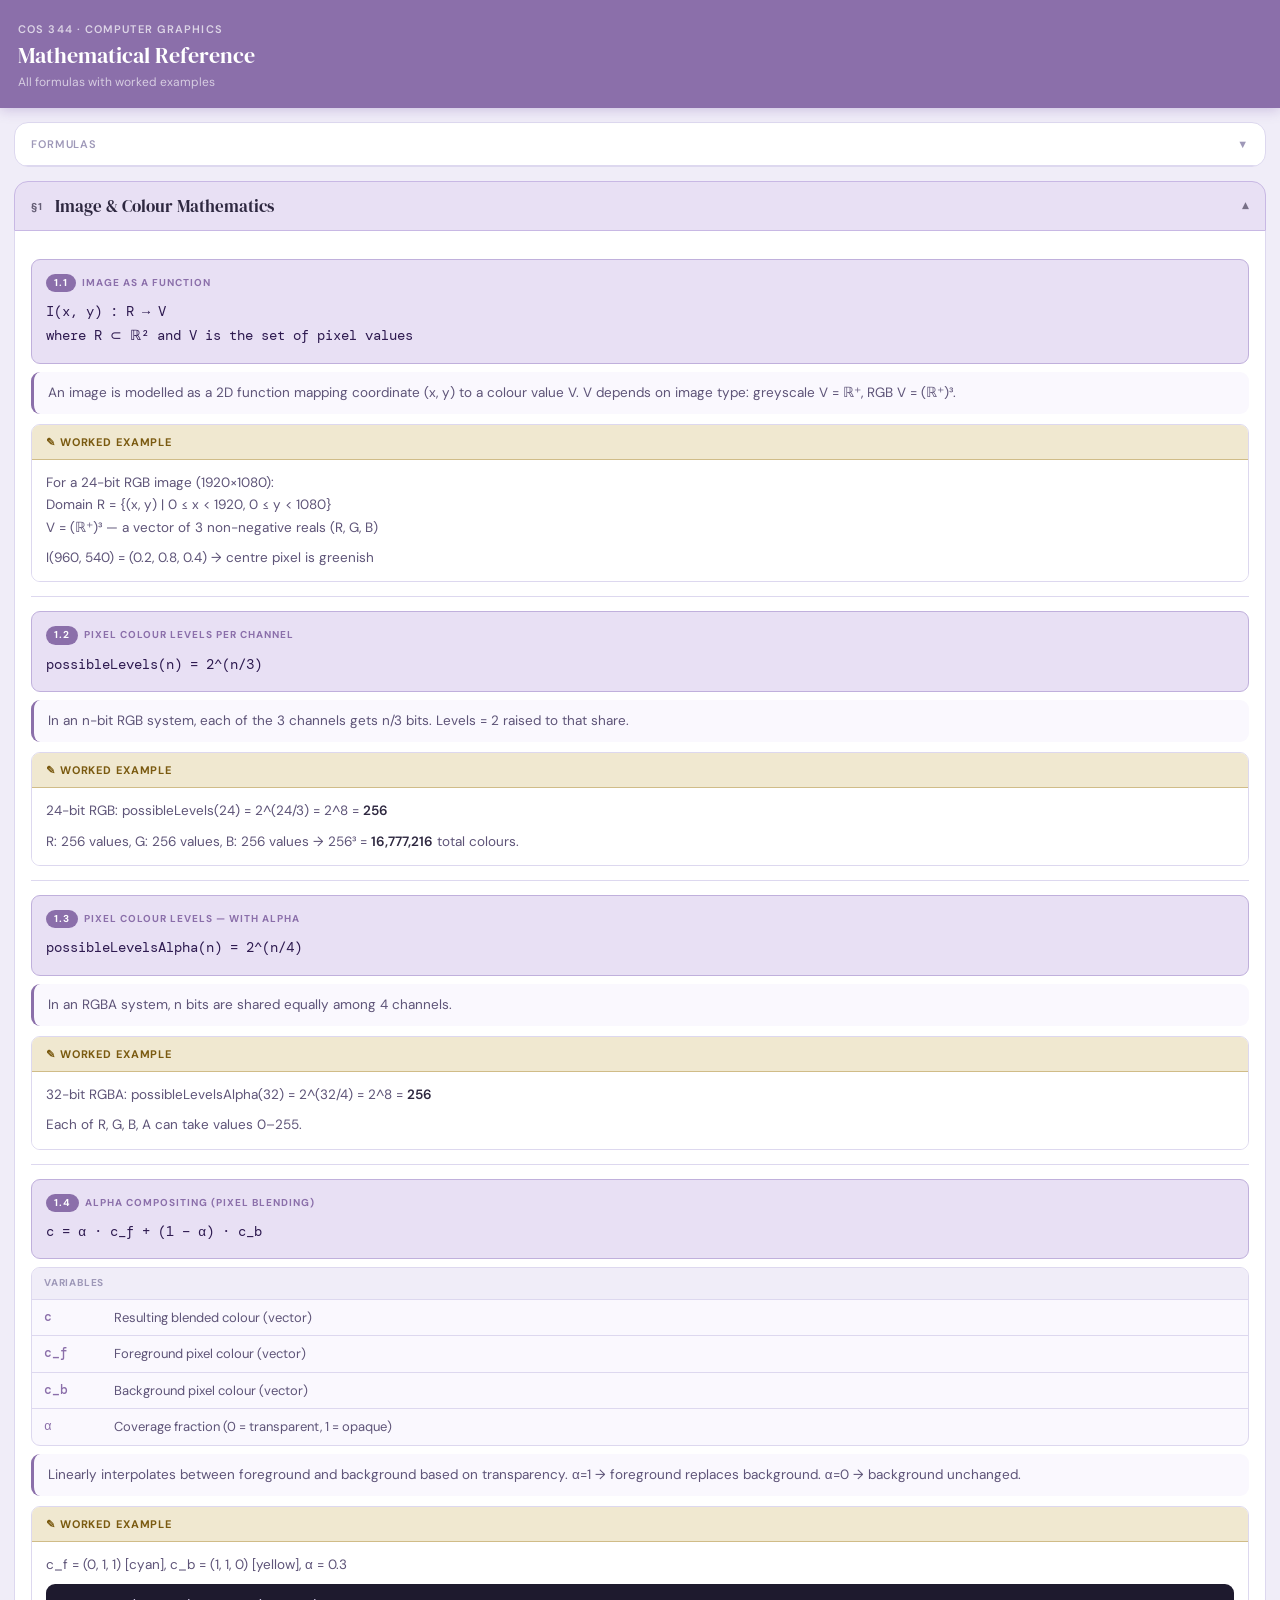
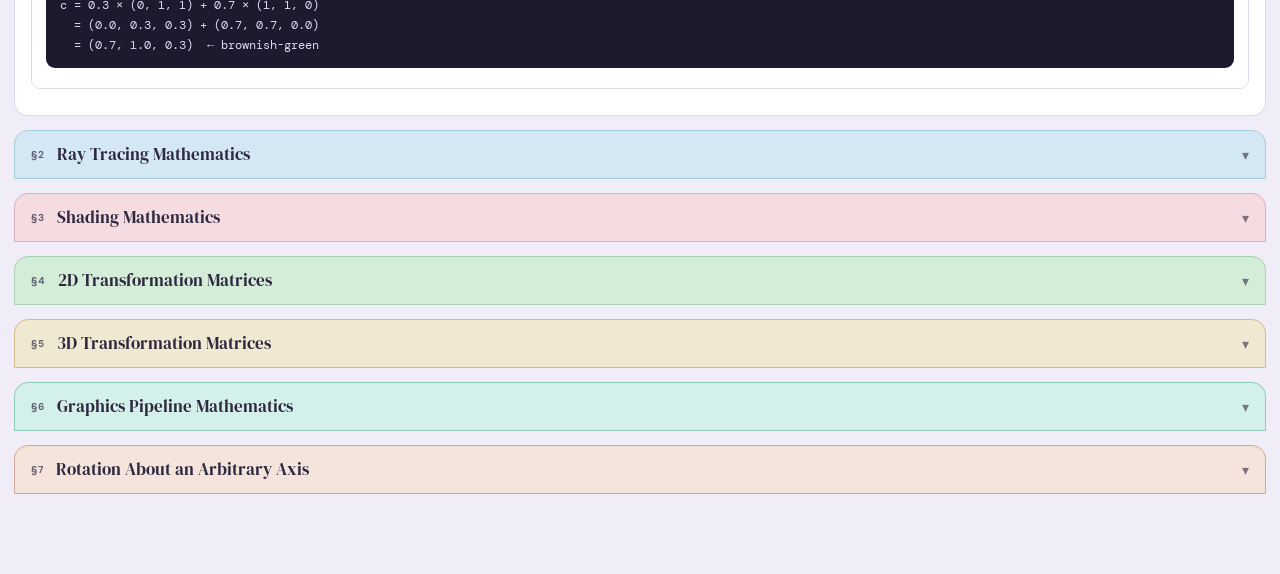
<file: notes/cos344_math_reference.html>
<!DOCTYPE html>
<html lang="en">
<head>
<meta charset="UTF-8">
<meta name="viewport" content="width=device-width, initial-scale=1.0, maximum-scale=1.0">
<title>COS 344 — Math Reference</title>
<link href="https://fonts.googleapis.com/css2?family=DM+Serif+Display&family=DM+Sans:wght@300;400;500;600&family=DM+Mono:wght@400;500&display=swap" rel="stylesheet">
<style>
  :root {
    --bg:       #f0edf8;
    --surface:  #faf8fe;
    --card:     #ffffff;
    --border:   #ddd8ef;
    --muted:    #c2bcd8;

    --plum:     #8b6faa;
    --plum-lt:  #e8e0f4;
    --sage:     #7aaa8b;
    --sage-lt:  #d4edd8;
    --rose:     #c47a8a;
    --rose-lt:  #f4dce0;
    --sky:      #6a98c0;
    --sky-lt:   #d4e8f4;
    --amber:    #c09a50;
    --amber-lt: #f0e8d0;
    --mint:     #6aaa98;
    --mint-lt:  #d4f0ea;
    --peach:    #c09080;
    --peach-lt: #f4e4dc;

    --text:     #2e2840;
    --text-2:   #5e5478;
    --text-3:   #9e98b8;

    --radius:   14px;
    --radius-sm: 9px;
  }

  * { box-sizing: border-box; margin: 0; padding: 0; }

  body {
    background: var(--bg);
    color: var(--text);
    font-family: 'DM Sans', sans-serif;
    font-size: 15px;
    line-height: 1.65;
    padding: 0 0 80px;
  }

  /* ── Header ── */
  .header {
    background: var(--plum);
    padding: 20px 18px 16px;
    position: sticky;
    top: 0;
    z-index: 100;
    box-shadow: 0 2px 12px rgba(100,60,160,.25);
  }
  .header-eyebrow {
    font-size: 11px;
    font-weight: 600;
    letter-spacing: .1em;
    text-transform: uppercase;
    color: rgba(255,255,255,.7);
    margin-bottom: 4px;
  }
  .header-title {
    font-family: 'DM Serif Display', serif;
    font-size: 22px;
    color: #fff;
    line-height: 1.2;
  }
  .header-sub { font-size: 12px; color: rgba(255,255,255,.65); margin-top: 4px; }

  /* ── TOC ── */
  .toc {
    background: var(--card);
    margin: 14px 14px 0;
    border-radius: var(--radius);
    border: 1.5px solid var(--border);
    overflow: hidden;
  }
  .toc-header {
    padding: 12px 16px;
    font-size: 11px;
    font-weight: 600;
    letter-spacing: .08em;
    text-transform: uppercase;
    color: var(--text-3);
    border-bottom: 1px solid var(--border);
    display: flex;
    justify-content: space-between;
    align-items: center;
    cursor: pointer;
  }
  .toc-arrow { transition: transform .2s; }
  .toc.open .toc-arrow { transform: rotate(180deg); }
  .toc-list { display: none; padding: 8px 0; }
  .toc.open .toc-list { display: block; }
  .toc-item {
    display: block;
    padding: 7px 16px;
    font-size: 13.5px;
    color: var(--text-2);
    text-decoration: none;
    border-left: 3px solid transparent;
    transition: all .15s;
  }
  .toc-item:active { background: var(--bg); border-left-color: var(--plum); color: var(--text); }
  .toc-num { color: var(--text-3); font-size: 11px; margin-right: 6px; }

  /* ── Section blocks ── */
  .section {
    margin: 14px 14px 0;
  }
  .section-header {
    border-radius: var(--radius) var(--radius) 0 0;
    padding: 13px 16px 11px;
    display: flex;
    align-items: center;
    gap: 12px;
    cursor: pointer;
    user-select: none;
  }
  .section-num {
    font-size: 10px;
    font-weight: 700;
    letter-spacing: .08em;
    text-transform: uppercase;
    opacity: .7;
    white-space: nowrap;
    flex-shrink: 0;
  }
  .section-name {
    font-family: 'DM Serif Display', serif;
    font-size: 16.5px;
    line-height: 1.25;
    flex: 1;
  }
  .section-chevron {
    font-size: 14px;
    opacity: .6;
    transition: transform .2s;
    flex-shrink: 0;
  }
  .section.open .section-chevron { transform: rotate(180deg); }
  .section-body {
    display: none;
    background: var(--card);
    border: 1.5px solid var(--border);
    border-top: none;
    border-radius: 0 0 var(--radius) var(--radius);
    padding: 16px;
  }
  .section.open .section-body { display: block; }

  /* colour themes per section */
  .s1 .section-header { background: var(--plum-lt); border: 1.5px solid #c8b8e4; }
  .s2 .section-header { background: var(--sky-lt); border: 1.5px solid #a8ccdf; }
  .s3 .section-header { background: var(--rose-lt); border: 1.5px solid #d8b0bc; }
  .s4 .section-header { background: var(--sage-lt); border: 1.5px solid #a8d0b4; }
  .s5 .section-header { background: var(--amber-lt); border: 1.5px solid #d0bc88; }
  .s6 .section-header { background: var(--mint-lt); border: 1.5px solid #90c8b8; }
  .s7 .section-header { background: var(--peach-lt); border: 1.5px solid #d4a898; }

  /* ── Formula card ── */
  .formula-card {
    background: var(--plum-lt);
    border: 1.5px solid #c0b0dc;
    border-radius: var(--radius-sm);
    padding: 14px;
    margin: 12px 0 8px;
  }
  .formula-label {
    font-size: 10px;
    font-weight: 700;
    letter-spacing: .1em;
    text-transform: uppercase;
    color: var(--plum);
    margin-bottom: 8px;
    display: flex;
    align-items: center;
    gap: 6px;
  }
  .formula-num {
    background: var(--plum);
    color: #fff;
    border-radius: 20px;
    padding: 1px 8px;
    font-size: 10px;
  }
  .formula-body {
    font-family: 'DM Mono', monospace;
    font-size: 13.5px;
    color: #2e1a50;
    line-height: 1.8;
    white-space: pre-wrap;
  }

  /* ── Variables table ── */
  .vars {
    background: var(--surface);
    border-radius: var(--radius-sm);
    border: 1px solid var(--border);
    margin: 8px 0;
    overflow: hidden;
  }
  .vars-header {
    font-size: 10px;
    font-weight: 700;
    letter-spacing: .08em;
    text-transform: uppercase;
    color: var(--text-3);
    padding: 7px 12px;
    background: var(--bg);
    border-bottom: 1px solid var(--border);
  }
  .var-row {
    display: flex;
    padding: 7px 12px;
    border-bottom: 1px solid var(--border);
    gap: 10px;
  }
  .var-row:last-child { border-bottom: none; }
  .var-sym {
    font-family: 'DM Mono', monospace;
    font-size: 12.5px;
    color: var(--plum);
    min-width: 60px;
    flex-shrink: 0;
    font-weight: 500;
  }
  .var-def { font-size: 13px; color: var(--text-2); }

  /* ── Explanation box ── */
  .explanation {
    font-size: 13.5px;
    color: var(--text-2);
    line-height: 1.65;
    margin: 8px 0;
    padding: 10px 14px;
    background: var(--surface);
    border-radius: var(--radius-sm);
    border-left: 3px solid var(--plum);
  }

  /* ── Worked example ── */
  .worked {
    border-radius: var(--radius-sm);
    overflow: hidden;
    margin: 10px 0;
    border: 1.5px solid var(--border);
  }
  .worked-header {
    background: var(--amber-lt);
    border-bottom: 1.5px solid #d0bc88;
    padding: 8px 14px;
    font-size: 11px;
    font-weight: 700;
    letter-spacing: .08em;
    text-transform: uppercase;
    color: #7a5a10;
    display: flex;
    align-items: center;
    gap: 6px;
  }
  .worked-body {
    background: var(--card);
    padding: 12px 14px;
  }
  .worked-body p { font-size: 13.5px; color: var(--text-2); margin-bottom: 8px; }
  .worked-body p:last-child { margin-bottom: 0; }

  /* ── Code in worked examples ── */
  pre {
    font-family: 'DM Mono', monospace;
    background: #1e1a2e;
    color: #e0d8f4;
    border-radius: var(--radius-sm);
    padding: 12px 14px;
    font-size: 12px;
    line-height: 1.65;
    overflow-x: auto;
    -webkit-overflow-scrolling: touch;
    margin: 8px 0;
  }
  code {
    font-family: 'DM Mono', monospace;
    background: var(--plum-lt);
    color: var(--plum);
    padding: 2px 6px;
    border-radius: 4px;
    font-size: 12.5px;
  }

  /* ── Tables ── */
  .table-wrap {
    overflow-x: auto;
    -webkit-overflow-scrolling: touch;
    margin: 10px 0;
    border-radius: var(--radius-sm);
    border: 1.5px solid var(--border);
  }
  table { width: 100%; border-collapse: collapse; font-size: 13px; min-width: 260px; }
  th {
    background: var(--bg);
    font-weight: 600;
    text-align: left;
    padding: 9px 12px;
    color: var(--text-2);
    border-bottom: 1.5px solid var(--border);
    font-size: 12px;
    letter-spacing: .04em;
  }
  td {
    padding: 8px 12px;
    border-bottom: 1px solid var(--border);
    vertical-align: top;
    color: var(--text);
    font-size: 13px;
  }
  tr:last-child td { border-bottom: none; }
  tr:nth-child(even) td { background: #f8f5fc; }

  /* ── Dividers / headings inside section body ── */
  .sub-title {
    font-family: 'DM Serif Display', serif;
    font-size: 15px;
    color: var(--text);
    margin: 20px 0 8px;
    padding-bottom: 5px;
    border-bottom: 1.5px solid var(--border);
  }
  .sub-title:first-child { margin-top: 0; }

  hr { border: none; border-top: 1px solid var(--border); margin: 14px 0; }

  p { margin-bottom: 10px; }
  p:last-child { margin-bottom: 0; }
  strong { font-weight: 600; color: var(--text); }

  /* ── Discriminant / condition highlight ── */
  .condition {
    background: var(--sage-lt);
    border: 1px solid var(--sage);
    border-radius: 6px;
    padding: 6px 12px;
    font-size: 13px;
    color: #1e5030;
    margin: 4px 0;
    font-family: 'DM Mono', monospace;
  }

  ul, ol { padding-left: 20px; margin: 8px 0; }
  li { margin-bottom: 5px; font-size: 14px; color: var(--text-2); }
  li strong { color: var(--text); }

  /* ── Scroll top ── */
  #top-btn {
    position: fixed;
    bottom: 20px;
    right: 16px;
    background: var(--plum);
    color: #fff;
    border: none;
    border-radius: 50%;
    width: 44px;
    height: 44px;
    font-size: 18px;
    cursor: pointer;
    box-shadow: 0 3px 12px rgba(100,60,160,.35);
    display: none;
    align-items: center;
    justify-content: center;
    z-index: 200;
  }
  #top-btn.visible { display: flex; }
</style>
</head>
<body>

<div class="header">
  <div class="header-eyebrow">COS 344 · Computer Graphics</div>
  <div class="header-title">Mathematical Reference</div>
  <div class="header-sub">All formulas with worked examples</div>
</div>

<!-- TOC -->
<div class="toc" id="toc">
  <div class="toc-header" onclick="toggleToc()">
    Formulas <span class="toc-arrow">▼</span>
  </div>
  <div class="toc-list">
    <a class="toc-item" href="#s1"><span class="toc-num">§1</span> Image &amp; Colour Mathematics</a>
    <a class="toc-item" href="#s2"><span class="toc-num">§2</span> Ray Tracing Mathematics</a>
    <a class="toc-item" href="#s3"><span class="toc-num">§3</span> Shading Mathematics</a>
    <a class="toc-item" href="#s4"><span class="toc-num">§4</span> 2D Transformation Matrices</a>
    <a class="toc-item" href="#s5"><span class="toc-num">§5</span> 3D Transformation Matrices</a>
    <a class="toc-item" href="#s6"><span class="toc-num">§6</span> Graphics Pipeline Mathematics</a>
    <a class="toc-item" href="#s7"><span class="toc-num">§7</span> Rotation About an Arbitrary Axis</a>
  </div>
</div>

<!-- ═══════════ SECTION 1 ═══════════ -->
<div class="section s1 open" id="s1">
  <div class="section-header" onclick="toggleSection(this)">
    <span class="section-num">§1</span>
    <span class="section-name">Image &amp; Colour Mathematics</span>
    <span class="section-chevron">▾</span>
  </div>
  <div class="section-body">

    <!-- 1.1 -->
    <div class="formula-card">
      <div class="formula-label"><span class="formula-num">1.1</span> Image as a Function</div>
      <div class="formula-body">I(x, y) : R → V
where R ⊂ ℝ² and V is the set of pixel values</div>
    </div>
    <div class="explanation">
      An image is modelled as a 2D function mapping coordinate (x, y) to a colour value V. V depends on image type: greyscale V = ℝ⁺, RGB V = (ℝ⁺)³.
    </div>
    <div class="worked">
      <div class="worked-header">✎ Worked Example</div>
      <div class="worked-body">
        <p>For a 24-bit RGB image (1920×1080):<br>
        Domain R = {(x, y) | 0 ≤ x &lt; 1920, 0 ≤ y &lt; 1080}<br>
        V = (ℝ⁺)³ — a vector of 3 non-negative reals (R, G, B)</p>
        <p>I(960, 540) = (0.2, 0.8, 0.4) → centre pixel is greenish</p>
      </div>
    </div>

    <hr>

    <!-- 1.2 -->
    <div class="formula-card">
      <div class="formula-label"><span class="formula-num">1.2</span> Pixel Colour Levels per Channel</div>
      <div class="formula-body">possibleLevels(n) = 2^(n/3)</div>
    </div>
    <div class="explanation">
      In an n-bit RGB system, each of the 3 channels gets n/3 bits. Levels = 2 raised to that share.
    </div>
    <div class="worked">
      <div class="worked-header">✎ Worked Example</div>
      <div class="worked-body">
        <p>24-bit RGB: possibleLevels(24) = 2^(24/3) = 2^8 = <strong>256</strong></p>
        <p>R: 256 values, G: 256 values, B: 256 values → 256³ = <strong>16,777,216</strong> total colours.</p>
      </div>
    </div>

    <hr>

    <!-- 1.3 -->
    <div class="formula-card">
      <div class="formula-label"><span class="formula-num">1.3</span> Pixel Colour Levels — with Alpha</div>
      <div class="formula-body">possibleLevelsAlpha(n) = 2^(n/4)</div>
    </div>
    <div class="explanation">
      In an RGBA system, n bits are shared equally among 4 channels.
    </div>
    <div class="worked">
      <div class="worked-header">✎ Worked Example</div>
      <div class="worked-body">
        <p>32-bit RGBA: possibleLevelsAlpha(32) = 2^(32/4) = 2^8 = <strong>256</strong></p>
        <p>Each of R, G, B, A can take values 0–255.</p>
      </div>
    </div>

    <hr>

    <!-- 1.4 -->
    <div class="formula-card">
      <div class="formula-label"><span class="formula-num">1.4</span> Alpha Compositing (Pixel Blending)</div>
      <div class="formula-body">c = α · c_f + (1 − α) · c_b</div>
    </div>
    <div class="vars">
      <div class="vars-header">Variables</div>
      <div class="var-row"><span class="var-sym">c</span><span class="var-def">Resulting blended colour (vector)</span></div>
      <div class="var-row"><span class="var-sym">c_f</span><span class="var-def">Foreground pixel colour (vector)</span></div>
      <div class="var-row"><span class="var-sym">c_b</span><span class="var-def">Background pixel colour (vector)</span></div>
      <div class="var-row"><span class="var-sym">α</span><span class="var-def">Coverage fraction (0 = transparent, 1 = opaque)</span></div>
    </div>
    <div class="explanation">
      Linearly interpolates between foreground and background based on transparency. α=1 → foreground replaces background. α=0 → background unchanged.
    </div>
    <div class="worked">
      <div class="worked-header">✎ Worked Example</div>
      <div class="worked-body">
        <p>c_f = (0, 1, 1) [cyan], c_b = (1, 1, 0) [yellow], α = 0.3</p>
        <pre>c = 0.3 × (0, 1, 1) + 0.7 × (1, 1, 0)
  = (0.0, 0.3, 0.3) + (0.7, 0.7, 0.0)
  = (0.7, 1.0, 0.3)  ← brownish-green</pre>
      </div>
    </div>

  </div>
</div>

<!-- ═══════════ SECTION 2 ═══════════ -->
<div class="section s2" id="s2">
  <div class="section-header" onclick="toggleSection(this)">
    <span class="section-num">§2</span>
    <span class="section-name">Ray Tracing Mathematics</span>
    <span class="section-chevron">▾</span>
  </div>
  <div class="section-body">

    <!-- 2.1 -->
    <div class="formula-card">
      <div class="formula-label"><span class="formula-num">2.1</span> Parametric Ray Equation</div>
      <div class="formula-body">p(t) = e + t(s − e)
     = e + t · d    where d = s − e</div>
    </div>
    <div class="vars">
      <div class="vars-header">Variables</div>
      <div class="var-row"><span class="var-sym">p(t)</span><span class="var-def">Point on the ray at parameter t</span></div>
      <div class="var-row"><span class="var-sym">e</span><span class="var-def">Eye / viewpoint (ray origin)</span></div>
      <div class="var-row"><span class="var-sym">s</span><span class="var-def">A point the ray passes through</span></div>
      <div class="var-row"><span class="var-sym">d</span><span class="var-def">Direction vector of the ray</span></div>
      <div class="var-row"><span class="var-sym">t</span><span class="var-def">Real-valued parameter</span></div>
    </div>
    <div class="explanation">
      p(0) = e (at the eye). p(1) = s (at the image plane). If t₁ &lt; t₂ then p(t₁) is closer to e.
    </div>
    <div class="worked">
      <div class="worked-header">✎ Worked Example</div>
      <div class="worked-body">
        <p>Camera at e = (0,0,5), image plane point at s = (1,0,0), find p at t = 0.5:</p>
        <pre>d = (1,0,0) − (0,0,5) = (1, 0, −5)
p(0.5) = (0,0,5) + 0.5×(1,0,−5)
       = (0,0,5) + (0.5, 0, −2.5)
       = (0.5, 0, 2.5)</pre>
      </div>
    </div>

    <hr>

    <!-- 2.2 -->
    <div class="formula-card">
      <div class="formula-label"><span class="formula-num">2.2</span> Pixel → Image-Plane Mapping</div>
      <div class="formula-body">u = l + (r − l)(i + 0.5) / nx
v = b + (t − b)(j + 0.5) / ny</div>
    </div>
    <div class="vars">
      <div class="vars-header">Variables</div>
      <div class="var-row"><span class="var-sym">(i, j)</span><span class="var-def">Pixel coordinates (column, row)</span></div>
      <div class="var-row"><span class="var-sym">nx, ny</span><span class="var-def">Image width and height in pixels</span></div>
      <div class="var-row"><span class="var-sym">l, r</span><span class="var-def">Left and right edges of image plane</span></div>
      <div class="var-row"><span class="var-sym">b, t</span><span class="var-def">Bottom and top edges of image plane</span></div>
      <div class="var-row"><span class="var-sym">(u, v)</span><span class="var-def">Continuous coordinates on image plane</span></div>
    </div>
    <div class="explanation">
      The <code>+ 0.5</code> centres the sample at the pixel's midpoint (not its corner).
    </div>
    <div class="worked">
      <div class="worked-header">✎ Worked Example</div>
      <div class="worked-body">
        <p>Image: 800×600, plane: l=−1, r=1, b=−0.75, t=0.75. Pixel (400, 300):</p>
        <pre>u = −1 + 2 × 400.5/800
  = −1 + 1.00125 ≈ 0.00125  (≈ centre ✓)

v = −0.75 + 1.5 × 300.5/600
  ≈ 0.00125  (≈ centre ✓)</pre>
      </div>
    </div>

    <hr>

    <!-- 2.3 -->
    <div class="formula-card">
      <div class="formula-label"><span class="formula-num">2.3</span> Orthographic Viewing Ray</div>
      <div class="formula-body">Ray origin    = e + u·û + v·v̂
Ray direction = −ŵ</div>
    </div>
    <div class="explanation">
      All rays are <strong>parallel</strong> — same direction (−ŵ), different origins shifting across the image plane.
    </div>

    <hr>

    <!-- 2.4 -->
    <div class="formula-card">
      <div class="formula-label"><span class="formula-num">2.4</span> Perspective Viewing Ray</div>
      <div class="formula-body">Ray origin    = e
Ray direction = −d·ŵ + u·û + v·v̂</div>
    </div>
    <div class="explanation">
      All rays <strong>originate from the same point</strong> (the eye). Direction fans out per pixel. <code>d</code> is the focal length.
    </div>
    <div class="worked">
      <div class="worked-header">✎ Worked Example</div>
      <div class="worked-body">
        <p>Camera at e=(0,0,0), û=(1,0,0), v̂=(0,1,0), ŵ=(0,0,1), d=1, u=0.5, v=0.3:</p>
        <pre>dir = −1×(0,0,1) + 0.5×(1,0,0) + 0.3×(0,1,0)
    = (0,0,−1) + (0.5,0,0) + (0,0.3,0)
    = (0.5, 0.3, −1)  → normalise for unit vector</pre>
      </div>
    </div>

    <hr>

    <!-- 2.5 -->
    <div class="formula-card">
      <div class="formula-label"><span class="formula-num">2.5</span> Ray–Sphere Intersection</div>
      <div class="formula-body">(d·d)t² + 2d·(e−c)t + (e−c)·(e−c) − R² = 0</div>
    </div>
    <div class="vars">
      <div class="vars-header">Quadratic A, B, C</div>
      <div class="var-row"><span class="var-sym">A</span><span class="var-def">d · d</span></div>
      <div class="var-row"><span class="var-sym">B</span><span class="var-def">2d · (e−c)</span></div>
      <div class="var-row"><span class="var-sym">C</span><span class="var-def">(e−c)·(e−c) − R²</span></div>
    </div>
    <div style="margin: 8px 0;">
      <div class="condition">D &lt; 0 → No intersection (misses sphere)</div>
      <div class="condition">D = 0 → Tangent (one intersection)</div>
      <div class="condition">D &gt; 0 → Two intersections — take smallest positive t</div>
    </div>
    <div class="worked">
      <div class="worked-header">✎ Worked Example</div>
      <div class="worked-body">
        <p>Sphere at c=(0,0,−3), R=1. Ray from e=(0,0,0) direction d=(0,0,−1):</p>
        <pre>A = d·d = 1
e−c = (0,0,3)
B = 2×(−1)(3) = −6
C = 9 − 1 = 8

D = (−6)² − 4(1)(8) = 36 − 32 = 4  → D > 0: two hits
t = (6 ± 2)/2  →  t₁=2, t₂=4</pre>
        <p>Take t=2. Hit point: p(2) = (0, 0, −2) → <strong>front of the sphere</strong>.</p>
      </div>
    </div>

    <hr>

    <!-- 2.6 -->
    <div class="formula-card">
      <div class="formula-label"><span class="formula-num">2.6</span> Ray–Triangle Intersection (Barycentric)</div>
      <div class="formula-body">e + td = a + β(b−a) + γ(c−a)</div>
    </div>
    <div class="explanation">
      Gives a 3×3 linear system in unknowns t, β, γ. Solved with Cramer's Rule.
    </div>
    <div style="margin: 8px 0;">
      <div class="condition">Hit iff: β &gt; 0, γ &gt; 0, and β + γ &lt; 1</div>
    </div>
    <div class="worked">
      <div class="worked-header">✎ Worked Example</div>
      <div class="worked-body">
        <p>Triangle: a=(0,0,0), b=(1,0,0), c=(0,1,0). Ray: e=(0.2,0.2,1), d=(0,0,−1):</p>
        <pre>x: 0.2 = β  → β = 0.2
y: 0.2 = γ  → γ = 0.2
z: 1−t = 0  → t = 1

β=0.2>0 ✓  γ=0.2>0 ✓  β+γ=0.4&lt;1 ✓  → HIT!</pre>
      </div>
    </div>

  </div>
</div>

<!-- ═══════════ SECTION 3 ═══════════ -->
<div class="section s3" id="s3">
  <div class="section-header" onclick="toggleSection(this)">
    <span class="section-num">§3</span>
    <span class="section-name">Shading Mathematics</span>
    <span class="section-chevron">▾</span>
  </div>
  <div class="section-body">

    <!-- 3.1 -->
    <div class="formula-card">
      <div class="formula-label"><span class="formula-num">3.1</span> Viewing Direction</div>
      <div class="formula-body">v = −d / ||d||</div>
    </div>
    <div class="explanation">Unit vector from hit point back toward the camera — negation of the normalised ray direction.</div>
    <div class="worked">
      <div class="worked-header">✎ Worked Example</div>
      <div class="worked-body">
        <p>Ray direction d = (1, −1, −2)<br>||d|| = √(1+1+4) = √6 ≈ 2.449<br>v = −(1,−1,−2) / 2.449 = (−0.408, 0.408, 0.816)</p>
      </div>
    </div>

    <hr>

    <!-- 3.2 -->
    <div class="formula-card">
      <div class="formula-label"><span class="formula-num">3.2</span> Irradiance — Point Light Source</div>
      <div class="formula-body">E = I / r²</div>
    </div>
    <div class="explanation">Light from a point source spreads over the surface of a growing sphere. Area grows with r², so intensity per unit area falls off with 1/r².</div>
    <div class="worked">
      <div class="worked-header">✎ Worked Example</div>
      <div class="worked-body">
        <p>I = 100, at r = 5: E = 100/25 = <strong>4 W/m²</strong></p>
        <p>Same light at r = 10: E = 100/100 = <strong>1 W/m²</strong> (4× dimmer at 2× distance)</p>
      </div>
    </div>

    <hr>

    <!-- 3.3 -->
    <div class="formula-card">
      <div class="formula-label"><span class="formula-num">3.3</span> Irradiance with Lambert's Cosine Law</div>
      <div class="formula-body">E = I · (n · l) / r²
  = I · cos(θ) / r²</div>
    </div>
    <div class="vars">
      <div class="vars-header">Variables</div>
      <div class="var-row"><span class="var-sym">n</span><span class="var-def">Surface normal (unit vector)</span></div>
      <div class="var-row"><span class="var-sym">l</span><span class="var-def">Unit vector toward the light</span></div>
      <div class="var-row"><span class="var-sym">θ</span><span class="var-def">Angle of incidence (n · l = cos θ)</span></div>
    </div>
    <div class="explanation">When light hits at an angle, it spreads over a larger area. At grazing angles (θ → 90°), cos(θ) → 0 — almost no light received.</div>
    <div class="worked">
      <div class="worked-header">✎ Worked Example</div>
      <div class="worked-body">
        <p>I = 100, r = 5, n = (0,1,0), l = (0, 0.707, 0.707):</p>
        <pre>n · l = 0.707
E = 100 × 0.707 / 25 ≈ 2.83 W/m²</pre>
      </div>
    </div>

    <hr>

    <!-- 3.4 -->
    <div class="formula-card">
      <div class="formula-label"><span class="formula-num">3.4</span> Directional Light Irradiance</div>
      <div class="formula-body">E = H · cos(θ)</div>
    </div>
    <div class="explanation">For a directional light (like the sun) the 1/r² falloff is negligible. Irradiance depends only on surface orientation relative to light direction. H is the constant normal irradiance.</div>

    <hr>

    <!-- 3.5 -->
    <div class="formula-card">
      <div class="formula-label"><span class="formula-num">3.5</span> Lambertian (Diffuse) Reflection</div>
      <div class="formula-body">Lr = (R / π) · E

Full form:
Lr = (R / π) · I · max(0, n · l) / r²</div>
    </div>
    <div class="explanation">Ideal diffuse surface — reflects equally in all directions (matte paint, chalk, rough wood). <code>max(0, n·l)</code> clamps negative values: surface facing away receives zero illumination.</div>
    <div class="worked">
      <div class="worked-header">✎ Worked Example</div>
      <div class="worked-body">
        <p>R = (0.8, 0.2, 0.1) (reddish), E = 3.0 W/m²:</p>
        <pre>Lr = (0.8/π, 0.2/π, 0.1/π) × 3.0
   = (0.765, 0.191, 0.095)  ← predominantly red</pre>
      </div>
    </div>

    <hr>

    <!-- 3.6 -->
    <div class="formula-card">
      <div class="formula-label"><span class="formula-num">3.6</span> Half Vector (Blinn-Phong)</div>
      <div class="formula-body">h = (l + v) / ||l + v||</div>
    </div>
    <div class="explanation">The half vector bisects the angle between the light direction and the view direction. When h aligns with the surface normal n, specularity is at maximum — this is where the highlight appears.</div>
    <div class="worked">
      <div class="worked-header">✎ Worked Example</div>
      <div class="worked-body">
        <p>l = (0,1,0), v = (1,0,0):</p>
        <pre>l + v = (1, 1, 0)
||l+v|| = √2 ≈ 1.414
h = (0.707, 0.707, 0)</pre>
      </div>
    </div>

    <hr>

    <!-- 3.7 -->
    <div class="formula-card">
      <div class="formula-label"><span class="formula-num">3.7</span> Phong Specular Term</div>
      <div class="formula-body">(n · h)^p</div>
    </div>
    <div class="table-wrap"><table>
      <tr><th>p value</th><th>Appearance</th></tr>
      <tr><td>1–10</td><td>Very broad highlight (plastic / rubber)</td></tr>
      <tr><td>50–100</td><td>Medium glossy (polished wood)</td></tr>
      <tr><td>500+</td><td>Very tight highlight (polished metal)</td></tr>
    </table></div>
    <div class="worked">
      <div class="worked-header">✎ Worked Example</div>
      <div class="worked-body">
        <p>n = (0,1,0), h = (0.1, 0.995, 0), p = 50:</p>
        <pre>n · h = 0.995
(n · h)^50 = 0.995^50 ≈ 0.778</pre>
      </div>
    </div>

    <hr>

    <!-- 3.8 -->
    <div class="formula-card">
      <div class="formula-label"><span class="formula-num">3.8</span> Combined Blinn-Phong + Lambertian</div>
      <div class="formula-body">Lr = ( R/π + ks · max(0, n·h)^p ) · E</div>
    </div>
    <div class="vars">
      <div class="vars-header">Variables</div>
      <div class="var-row"><span class="var-sym">R</span><span class="var-def">Diffuse reflectance colour</span></div>
      <div class="var-row"><span class="var-sym">ks</span><span class="var-def">Specular coefficient colour</span></div>
      <div class="var-row"><span class="var-sym">p</span><span class="var-def">Phong exponent (shininess)</span></div>
      <div class="var-row"><span class="var-sym">E</span><span class="var-def">Irradiance at surface</span></div>
    </div>
    <div class="worked">
      <div class="worked-header">✎ Worked Example</div>
      <div class="worked-body">
        <p>R = (0.6,0.6,0.6), ks = (0.4,0.4,0.4), p = 64, E = 2.0, n·h = 0.9:</p>
        <pre>Specular = (0.9)^64 ≈ 0.001177
Diffuse  = 0.6/π   ≈ 0.191
Lr = (0.191 + 0.4×0.001177) × 2.0
   ≈ 0.383 per channel</pre>
        <p>When n·h ≈ 1, the specular term dominates.</p>
      </div>
    </div>

    <hr>

    <!-- 3.9 -->
    <div class="formula-card">
      <div class="formula-label"><span class="formula-num">3.9</span> Mirror Reflection Direction</div>
      <div class="formula-body">r = d − 2(d · n)n</div>
    </div>
    <div class="explanation">The reflected ray is the incoming ray flipped across the surface normal. (d·n) projects d onto n; subtracting twice this reverses the component perpendicular to the surface.</div>
    <div class="worked">
      <div class="worked-header">✎ Worked Example</div>
      <div class="worked-body">
        <p>d̂ = (0.707, −0.707, 0), n = (0,1,0):</p>
        <pre>d · n = −0.707
r = (0.707, −0.707, 0) − 2(−0.707)(0,1,0)
  = (0.707, −0.707, 0) + (0, 1.414, 0)
  = (0.707, 0.707, 0)  ← bounces up ✓</pre>
      </div>
    </div>

    <hr>

    <!-- 3.10 -->
    <div class="formula-card">
      <div class="formula-label"><span class="formula-num">3.10</span> Ambient Illumination</div>
      <div class="formula-body">Lr = ka · Ia</div>
    </div>
    <div class="vars">
      <div class="vars-header">Variables</div>
      <div class="var-row"><span class="var-sym">ka</span><span class="var-def">Ambient reflection coefficient (RGB, 0–1)</span></div>
      <div class="var-row"><span class="var-sym">Ia</span><span class="var-def">Ambient light intensity (RGB)</span></div>
    </div>
    <div class="explanation">Directionless — fills all shadows uniformly. No geometry (normals, distances) involved.</div>
    <div class="worked">
      <div class="worked-header">✎ Worked Example</div>
      <div class="worked-body">
        <p>ka = (0.1, 0.1, 0.1), Ia = (1.0, 1.0, 1.0)<br>
        Lr = (0.1, 0.1, 0.1) — dark grey ambient contribution</p>
      </div>
    </div>

  </div>
</div>

<!-- ═══════════ SECTION 4 ═══════════ -->
<div class="section s4" id="s4">
  <div class="section-header" onclick="toggleSection(this)">
    <span class="section-num">§4</span>
    <span class="section-name">2D Transformation Matrices</span>
    <span class="section-chevron">▾</span>
  </div>
  <div class="section-body">

    <!-- 4.1 -->
    <div class="formula-card">
      <div class="formula-label"><span class="formula-num">4.1</span> 2D Scaling Matrix</div>
      <div class="formula-body">scale(sx, sy) = | sx  0  |
                | 0   sy |</div>
    </div>
    <div class="explanation">Multiplies x by sx and y by sy. Uniform if sx = sy; non-uniform (deforms) if sx ≠ sy.</div>
    <div class="worked">
      <div class="worked-header">✎ Worked Example</div>
      <div class="worked-body">
        <p>Scale (3, 2) by sx=2, sy=3:</p>
        <pre>[2  0] [3]   [6]
[0  3] [2] = [6]  → Result: (6, 6)</pre>
      </div>
    </div>

    <hr>

    <!-- 4.2 -->
    <div class="formula-card">
      <div class="formula-label"><span class="formula-num">4.2</span> 2D Shearing Matrices</div>
      <div class="formula-body">shearX(s) = | 1  s |    shearY(s) = | 1  0 |
            | 0  1 |                  | s  1 |

Angular: shearX(φ) = | 1  tan(φ) |
                     | 0    1    |</div>
    </div>
    <div class="worked">
      <div class="worked-header">✎ Worked Example</div>
      <div class="worked-body">
        <p>shearX(0.5) on (2, 3):</p>
        <pre>[1  0.5] [2]   [3.5]
[0    1] [3] = [3  ]  → Result: (3.5, 3)</pre>
      </div>
    </div>

    <hr>

    <!-- 4.3 -->
    <div class="formula-card">
      <div class="formula-label"><span class="formula-num">4.3</span> 2D Reflection Matrices</div>
      <div class="formula-body">reflectY = | −1  0 |  (flips X, reflects over Y)
           |  0  1 |

reflectX = |  1  0 |  (flips Y, reflects over X)
           |  0 −1 |</div>
    </div>
    <div class="worked">
      <div class="worked-header">✎ Worked Example</div>
      <div class="worked-body">
        <p>Reflect (4, 2) over Y-axis:</p>
        <pre>[−1  0] [4]   [−4]
[ 0  1] [2] = [ 2]  → Result: (−4, 2)</pre>
      </div>
    </div>

    <hr>

    <!-- 4.4 -->
    <div class="formula-card">
      <div class="formula-label"><span class="formula-num">4.4</span> 2D Rotation Matrix</div>
      <div class="formula-body">rotate(φ) = | cos(φ)  −sin(φ) |
            | sin(φ)   cos(φ) |</div>
    </div>
    <div class="explanation">
      Rotates counter-clockwise by φ. Derived from:<br>
      x_b = x_a·cos(φ) − y_a·sin(φ)<br>
      y_b = y_a·cos(φ) + x_a·sin(φ)
    </div>
    <div class="worked">
      <div class="worked-header">✎ Worked Example</div>
      <div class="worked-body">
        <p>Rotate (1, 0) by φ = 90°:</p>
        <pre>[cos90°  −sin90°] [1]   [ 0  −1] [1]   [0]
[sin90°   cos90°] [0] = [ 1   0] [0] = [1]
→ Result: (0, 1) — moved from +X to +Y axis ✓</pre>
      </div>
    </div>

    <hr>

    <!-- 4.5 -->
    <div class="formula-card">
      <div class="formula-label"><span class="formula-num">4.5</span> 2D Translation Matrix (Homogeneous)</div>
      <div class="formula-body">translate(xt, yt) = | 1  0  xt |
                   | 0  1  yt |
                   | 0  0   1 |

Point:     (x, y, 1)
Direction: (x, y, 0)</div>
    </div>
    <div class="explanation">Homogeneous w=1 → point (can be translated). w=0 → direction (translation has no effect). This unifies all 2D transforms into 3×3 matrices.</div>
    <div class="worked">
      <div class="worked-header">✎ Worked Example</div>
      <div class="worked-body">
        <p>Translate (3, 1) by (5, −2):</p>
        <pre>[1  0   5] [3]   [8 ]
[0  1  −2] [1] = [−1]
[0  0   1] [1]   [1 ]  → Result: (8, −1)</pre>
      </div>
    </div>

    <hr>

    <!-- 4.6 -->
    <div class="formula-card">
      <div class="formula-label"><span class="formula-num">4.6</span> Composition of 2D Transformations</div>
      <div class="formula-body">M = T₂ · R · T₁  (read right-to-left)</div>
    </div>
    <div class="explanation">
      To rotate about own centre p:<br>
      T₁ = translate(−p), R = rotate(φ), T₂ = translate(p)
    </div>
    <div class="worked">
      <div class="worked-header">✎ Worked Example</div>
      <div class="worked-body">
        <p>Rotate (2, 3) by 90° about centre (1, 1):</p>
        <pre>T₁: (2,3) → (1,2)    [translate by (−1,−1)]
R:  (1,2) → (−2,1)   [rotate 90°]
T₂: (−2,1) → (−1,2)  [translate by (1,1)]

Combined matrix M = T₂ · R · T₁:
[0 −1 2]
[1  0 0]
[0  0 1]

Apply to (2, 3, 1):
0×2 + (−1)×3 + 2 = −1
1×2 + 0×3 + 0 = 2  → (−1, 2) ✓</pre>
      </div>
    </div>

  </div>
</div>

<!-- ═══════════ SECTION 5 ═══════════ -->
<div class="section s5" id="s5">
  <div class="section-header" onclick="toggleSection(this)">
    <span class="section-num">§5</span>
    <span class="section-name">3D Transformation Matrices</span>
    <span class="section-chevron">▾</span>
  </div>
  <div class="section-body">

    <!-- 5.1 -->
    <div class="formula-card">
      <div class="formula-label"><span class="formula-num">5.1</span> 3D Scaling Matrix</div>
      <div class="formula-body">scale(sx, sy, sz) = diag(sx, sy, sz)
[sx  0    0  ]
[0   sy   0  ]
[0   0    sz ]</div>
    </div>
    <div class="worked">
      <div class="worked-header">✎ Worked Example</div>
      <div class="worked-body">
        <p>Scale (2, 3, 4) by (1, 2, 0.5):</p>
        <pre>[1    0    0  ] [2]   [2]
[0    2    0  ] [3] = [6]
[0    0    0.5] [4]   [2]</pre>
      </div>
    </div>

    <hr>

    <!-- 5.2 -->
    <div class="formula-card">
      <div class="formula-label"><span class="formula-num">5.2</span> 3D Rotation Matrices</div>
      <div class="formula-body">Rz(φ) = | cos φ  −sin φ  0 |
        | sin φ   cos φ  0 |
        |   0       0    1 |

Rx(φ) = |  1     0       0   |
        |  0   cos φ  −sin φ |
        |  0   sin φ   cos φ |

Ry(φ) = | cos φ   0   sin φ |
        |   0     1     0   |
        | −sin φ  0   cos φ |</div>
    </div>
    <div class="worked">
      <div class="worked-header">✎ Worked Example</div>
      <div class="worked-body">
        <p>Rotate (1, 0, 0) around Z-axis by 90°:</p>
        <pre>Rz(90°)×(1,0,0) = (cos90°, sin90°, 0) = (0, 1, 0)</pre>
        <p>Rotate (0, 1, 0) around X-axis by 90°:</p>
        <pre>Rx(90°)×(0,1,0) = (0, cos90°, sin90°) = (0, 0, 1)</pre>
      </div>
    </div>

    <hr>

    <!-- 5.3 -->
    <div class="formula-card">
      <div class="formula-label"><span class="formula-num">5.3</span> 3D Translation Matrix (Homogeneous 4×4)</div>
      <div class="formula-body">T(d) = | 1  0  0  dx |
       | 0  1  0  dy |
       | 0  0  1  dz |
       | 0  0  0   1 |</div>
    </div>
    <div class="worked">
      <div class="worked-header">✎ Worked Example</div>
      <div class="worked-body">
        <p>Translate (1, 2, 3) by d = (5, −1, 2):</p>
        <pre>[1  0  0  5] [1]   [6]
[0  1  0 −1] [2] = [1]
[0  0  1  2] [3]   [5]
[0  0  0  1] [1]   [1]  → Result: (6, 1, 5)</pre>
      </div>
    </div>

    <hr>

    <!-- 5.4 -->
    <div class="formula-card">
      <div class="formula-label"><span class="formula-num">5.4</span> Transforming Normal Vectors</div>
      <div class="formula-body">n_new = (M⁻¹)ᵀ · n

then normalise:  n̂_new = n_new / ||n_new||</div>
    </div>
    <div class="explanation">Normals represent surface orientations, not positions. Applying M directly would distort them (especially under non-uniform scaling). The inverse transpose preserves orthogonality.</div>
    <div class="worked">
      <div class="worked-header">✎ Worked Example</div>
      <div class="worked-body">
        <p>Scale surface by (2, 1, 1). M = diag(2, 1, 1). Normal n = (1, 0, 0):</p>
        <pre>M⁻¹ = diag(0.5, 1, 1)
(M⁻¹)ᵀ = diag(0.5, 1, 1)
n_new = (0.5, 0, 0)
Normalise: (1, 0, 0) ✓  (unchanged, uniform in this case)</pre>
      </div>
    </div>

  </div>
</div>

<!-- ═══════════ SECTION 6 ═══════════ -->
<div class="section s6" id="s6">
  <div class="section-header" onclick="toggleSection(this)">
    <span class="section-num">§6</span>
    <span class="section-name">Graphics Pipeline Mathematics</span>
    <span class="section-chevron">▾</span>
  </div>
  <div class="section-body">

    <!-- 6.1 -->
    <div class="formula-card">
      <div class="formula-label"><span class="formula-num">6.1</span> Implicit Line Equation</div>
      <div class="formula-body">f(x,y) = (y₀−y₁)x + (x₁−x₀)y + x₀y₁ − x₁y₀ = 0</div>
    </div>
    <div class="explanation">Points on the line: f = 0. One side: f &gt; 0. Other side: f &lt; 0. Used in the midpoint rasterization algorithm to decide which pixel to draw next.</div>
    <div class="worked">
      <div class="worked-header">✎ Worked Example</div>
      <div class="worked-body">
        <p>Line from (1, 1) to (4, 3):</p>
        <pre>(y₀−y₁) = −2,  (x₁−x₀) = 3,  x₀y₁−x₁y₀ = −1
f(x,y) = −2x + 3y − 1

Test midpoint (3, 2.5):
f(3, 2.5) = −6 + 7.5 − 1 = 0.5 > 0  → do NOT advance y</pre>
      </div>
    </div>

    <hr>

    <!-- 6.2 -->
    <div class="formula-card">
      <div class="formula-label"><span class="formula-num">6.2</span> Barycentric Coordinates</div>
      <div class="formula-body">p(α, β, γ) = αa + βb + γc
with α + β + γ = 1,  α = 1 − β − γ

Inside: 0 &lt; α, β, γ &lt; 1
Colour: c = αc₀ + βc₁ + γc₂</div>
    </div>
    <div class="worked">
      <div class="worked-header">✎ Worked Example</div>
      <div class="worked-body">
        <p>Triangle a=(0,0), b=(4,0), c=(0,4). Point p=(1,1):</p>
        <pre>4β = 1 → β = 0.25
4γ = 1 → γ = 0.25
α = 1 − 0.5 = 0.5   → all in (0,1) → INSIDE ✓

c₀=red, c₁=green, c₂=blue:
c = 0.5(1,0,0) + 0.25(0,1,0) + 0.25(0,0,1)
  = (0.5, 0.25, 0.25)  ← reddish-purple</pre>
      </div>
    </div>

    <hr>

    <!-- 6.3 -->
    <div class="formula-card">
      <div class="formula-label"><span class="formula-num">6.3</span> Indexed Mesh Storage</div>
      <div class="formula-body">Naïve:   9nt  units
Indexed: 3nv + 3nt  units

nt = number of triangles
nv = number of unique vertices</div>
    </div>
    <div class="explanation">Each triangle has 3 vertices × 3 coordinates = 9 values naïvely. Indexed: store each unique vertex once (3nv) plus 3 indices per triangle (3nt).</div>
    <div class="worked">
      <div class="worked-header">✎ Worked Example</div>
      <div class="worked-body">
        <p>Cube: 8 unique vertices, 12 triangles:</p>
        <pre>Naïve:   9 × 12 = 108 units
Indexed: 3×8 + 3×12 = 24 + 36 = 60 units
         → 44% less storage</pre>
        <p>Savings are much greater for dense meshes.</p>
      </div>
    </div>

  </div>
</div>

<!-- ═══════════ SECTION 7 ═══════════ -->
<div class="section s7" id="s7">
  <div class="section-header" onclick="toggleSection(this)">
    <span class="section-num">§7</span>
    <span class="section-name">Rotation About an Arbitrary Axis</span>
    <span class="section-chevron">▾</span>
  </div>
  <div class="section-body">

    <!-- 7.1 -->
    <div class="formula-card">
      <div class="formula-label"><span class="formula-num">7.1</span> Normalised Rotation Axis</div>
      <div class="formula-body">V = P₁ − P₀
u = V / |V| = (αx, αy, αz)</div>
    </div>
    <div class="worked">
      <div class="worked-header">✎ Worked Example</div>
      <div class="worked-body">
        <p>P₀ = (1,1,1), P₁ = (3,2,1):<br>
        V = (2, 1, 0), |V| = √5 ≈ 2.236<br>
        u = (0.894, 0.447, 0.000)</p>
      </div>
    </div>

    <hr>

    <!-- 7.2 -->
    <div class="formula-card">
      <div class="formula-label"><span class="formula-num">7.2</span> Projection Length d</div>
      <div class="formula-body">d = √(αy² + αz²)</div>
    </div>
    <div class="explanation">d is the length of the projection of u onto the y-z plane. Used to build alignment matrices Rx and Ry that align u with the z-axis before applying Rz(θ).</div>
    <div class="worked">
      <div class="worked-header">✎ Worked Example (continued from 7.1)</div>
      <div class="worked-body">
        <p>d = √(0.447² + 0.000²) = √(0.200) ≈ 0.447</p>
      </div>
    </div>

    <hr>

    <!-- 7.3 -->
    <div class="formula-card">
      <div class="formula-label"><span class="formula-num">7.3</span> Alignment Rotation Matrices</div>
      <div class="formula-body">Rx(θx) = | 1     0       0    0 |
         | 0   αz/d  −αy/d   0 |
         | 0   αy/d   αz/d   0 |
         | 0     0       0    1 |

Ry(θy) = |  d    0   −αx   0 |
         |  0    1     0   0 |
         | αx    0     d   0 |
         |  0    0     0   1 |</div>
    </div>

    <hr>

    <!-- 7.4 -->
    <div class="formula-card">
      <div class="formula-label"><span class="formula-num">7.4</span> Full Arbitrary-Axis Rotation Matrix</div>
      <div class="formula-body">R = T(P₀) · Rx(−θx) · Ry(−θy) · Rz(θ)
        · Ry(θy) · Rx(θx) · T(−P₀)</div>
    </div>
    <div class="explanation">
      Strategy (read right-to-left):
    </div>
    <ol style="margin: 8px 0 0 20px;">
      <li style="font-size:13.5px; color: var(--text-2);">T(−P₀) — translate so P₀ is at origin</li>
      <li style="font-size:13.5px; color: var(--text-2);">Rx(θx), Ry(θy) — align u with the z-axis</li>
      <li style="font-size:13.5px; color: var(--text-2);">Rz(θ) — rotate by θ around z</li>
      <li style="font-size:13.5px; color: var(--text-2);">Ry(−θy), Rx(−θx) — undo alignment</li>
      <li style="font-size:13.5px; color: var(--text-2);">T(P₀) — translate back</li>
    </ol>

  </div>
</div>

<button id="top-btn" onclick="window.scrollTo({top:0,behavior:'smooth'})">↑</button>

<script>
  function toggleToc() {
    document.getElementById('toc').classList.toggle('open');
  }

  function toggleSection(header) {
    header.parentElement.classList.toggle('open');
  }

  window.addEventListener('scroll', () => {
    document.getElementById('top-btn').classList.toggle('visible', window.scrollY > 300);
  });

  document.querySelectorAll('.toc-item').forEach(link => {
    link.addEventListener('click', e => {
      e.preventDefault();
      const target = document.querySelector(link.getAttribute('href'));
      if (target) {
        target.classList.add('open');
        target.scrollIntoView({behavior: 'smooth', block: 'start'});
        document.getElementById('toc').classList.remove('open');
      }
    });
  });
</script>
</body>
</html>
</file>
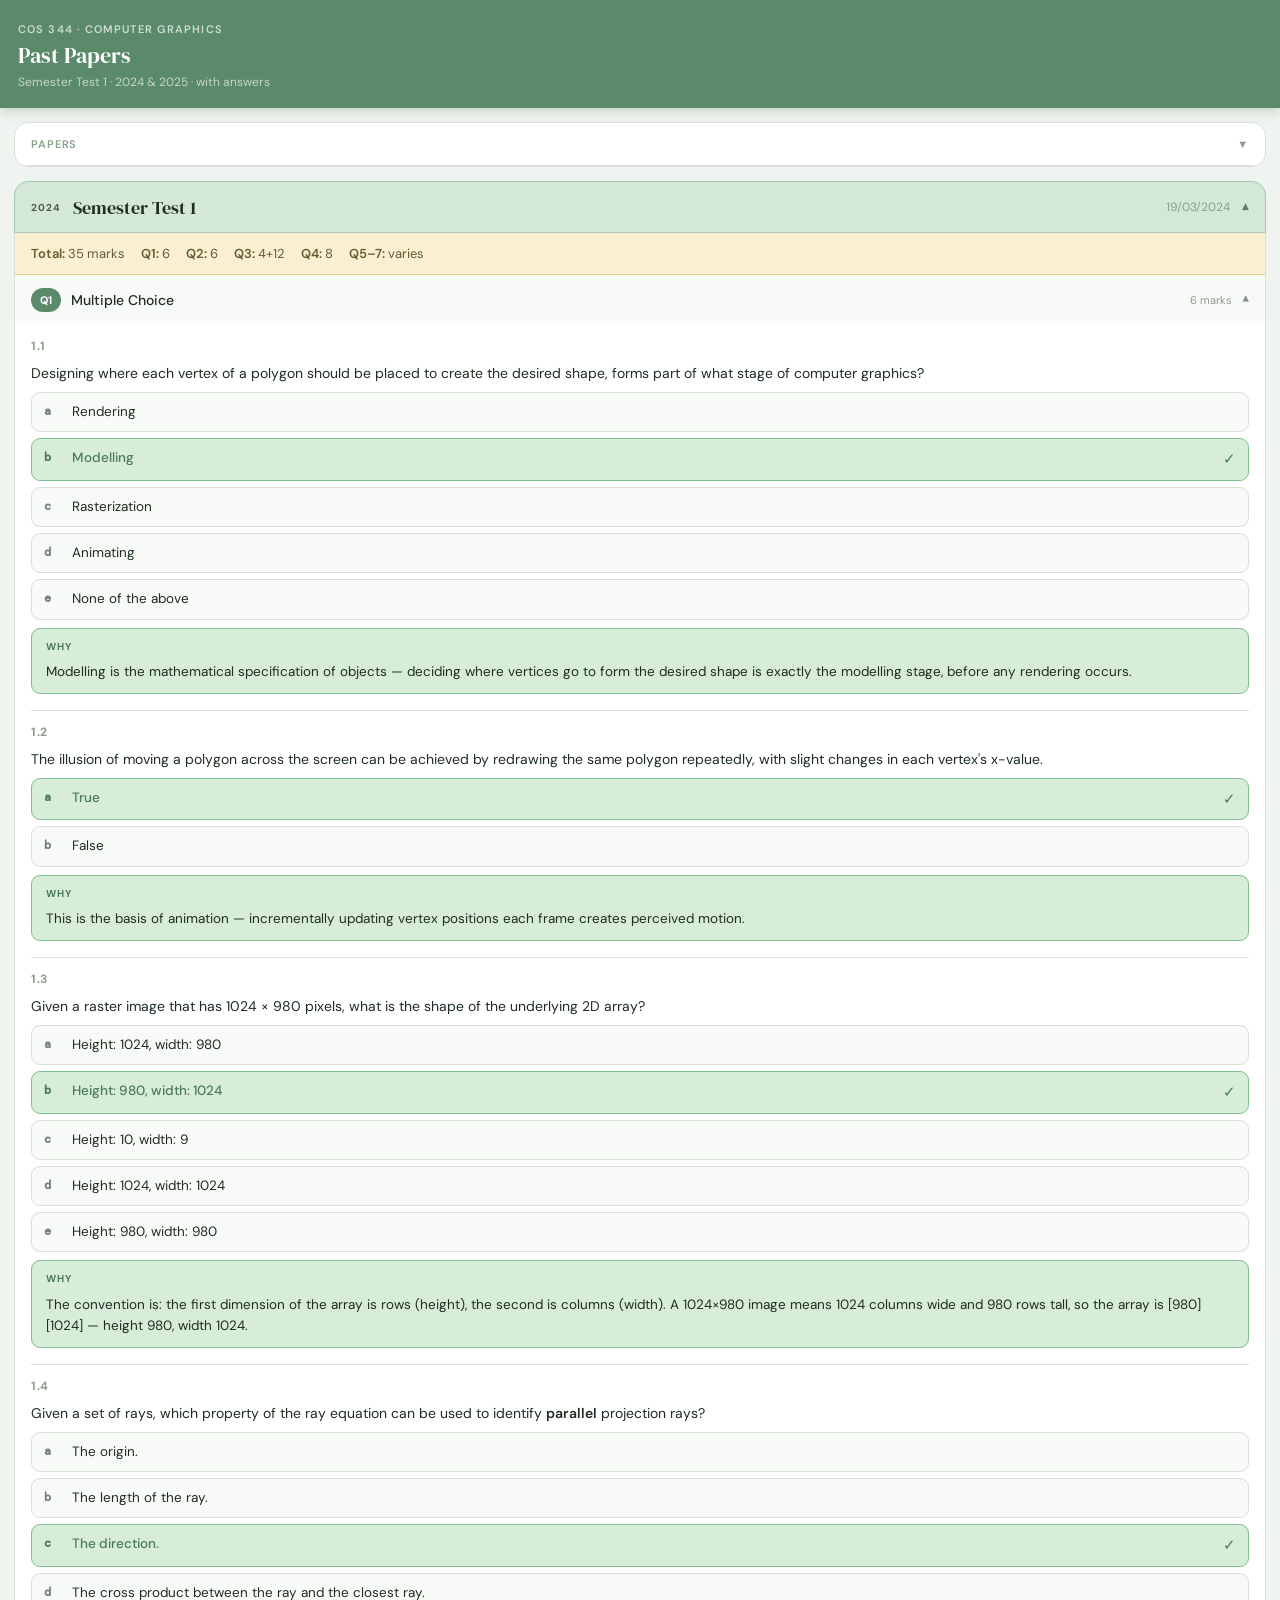
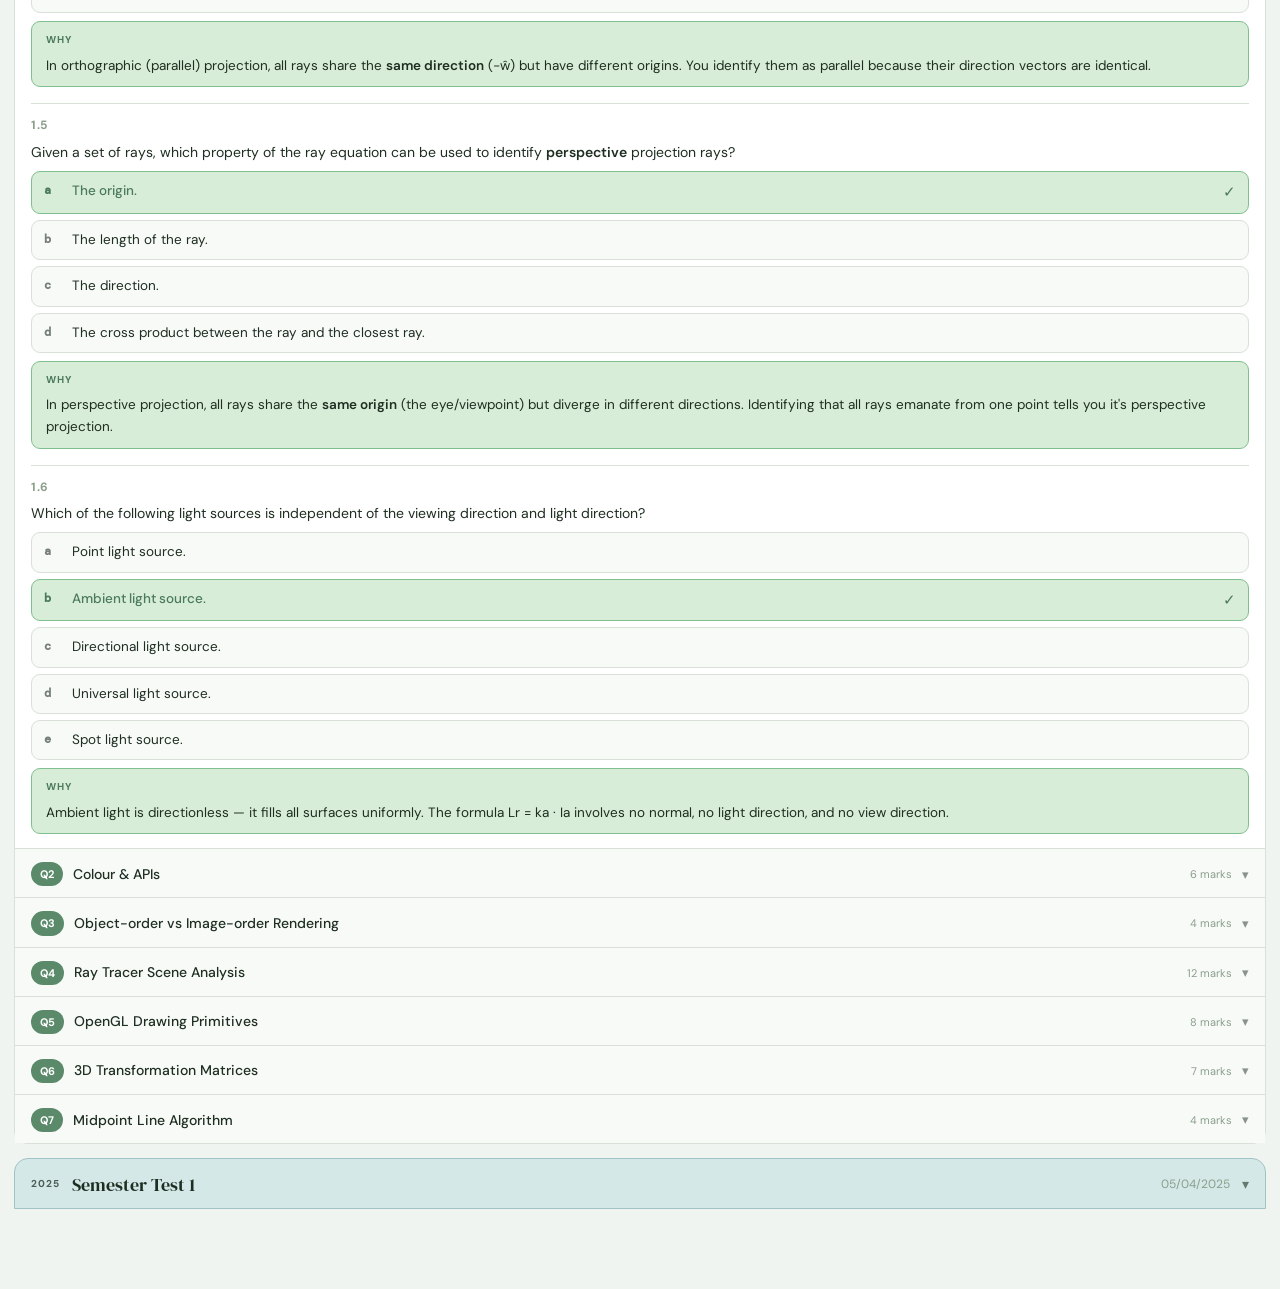
<file: notes/cos344_past_papers.html>
<!DOCTYPE html>
<html lang="en">
<head>
<meta charset="UTF-8">
<meta name="viewport" content="width=device-width, initial-scale=1.0, maximum-scale=1.0">
<title>COS 344 — Past Papers</title>
<link href="https://fonts.googleapis.com/css2?family=DM+Serif+Display&family=DM+Sans:wght@300;400;500;600&family=DM+Mono:wght@400;500&display=swap" rel="stylesheet">
<style>
  :root {
    --bg:       #f0f4f0;
    --surface:  #f8faf8;
    --card:     #ffffff;
    --border:   #d8e0d8;

    --green:    #5a8a6a;
    --green-lt: #d4e8da;
    --teal:     #5a8a8a;
    --teal-lt:  #d4e8e8;
    --amber:    #b08040;
    --amber-lt: #f0e4c8;
    --rose:     #b06070;
    --rose-lt:  #f0d8dc;
    --correct:  #4a7a5a;
    --correct-bg: #d8edd8;
    --wrong:    #8a4040;
    --wrong-bg: #f0d8d8;
    --mark:     #6a5a30;
    --mark-bg:  #f8f0d0;

    --text:     #1e2e20;
    --text-2:   #4a5e4a;
    --text-3:   #8a9e8a;

    --radius:   14px;
    --radius-sm: 9px;
  }

  * { box-sizing: border-box; margin: 0; padding: 0; }

  body {
    background: var(--bg);
    color: var(--text);
    font-family: 'DM Sans', sans-serif;
    font-size: 15px;
    line-height: 1.65;
    padding: 0 0 80px;
  }

  /* ── Header ── */
  .header {
    background: var(--green);
    padding: 20px 18px 16px;
    position: sticky;
    top: 0;
    z-index: 100;
    box-shadow: 0 2px 12px rgba(40,80,50,.25);
  }
  .header-eyebrow { font-size: 11px; font-weight: 600; letter-spacing: .1em; text-transform: uppercase; color: rgba(255,255,255,.7); margin-bottom: 4px; }
  .header-title { font-family: 'DM Serif Display', serif; font-size: 22px; color: #fff; line-height: 1.2; }
  .header-sub { font-size: 12px; color: rgba(255,255,255,.65); margin-top: 4px; }

  /* ── TOC ── */
  .toc { background: var(--card); margin: 14px 14px 0; border-radius: var(--radius); border: 1.5px solid var(--border); overflow: hidden; }
  .toc-header { padding: 12px 16px; font-size: 11px; font-weight: 600; letter-spacing: .08em; text-transform: uppercase; color: var(--text-3); border-bottom: 1px solid var(--border); display: flex; justify-content: space-between; align-items: center; cursor: pointer; }
  .toc-arrow { transition: transform .2s; }
  .toc.open .toc-arrow { transform: rotate(180deg); }
  .toc-list { display: none; padding: 8px 0; }
  .toc.open .toc-list { display: block; }
  .toc-item { display: block; padding: 7px 16px; font-size: 13.5px; color: var(--text-2); text-decoration: none; border-left: 3px solid transparent; }
  .toc-item:active { background: var(--bg); border-left-color: var(--green); }
  .toc-year { font-size: 11px; color: var(--text-3); margin-right: 6px; font-weight: 600; }

  /* ── Paper blocks ── */
  .paper { margin: 14px 14px 0; }
  .paper-header {
    border-radius: var(--radius) var(--radius) 0 0;
    padding: 14px 16px 12px;
    display: flex; align-items: center; gap: 12px;
    cursor: pointer; user-select: none;
  }
  .paper-2024 .paper-header { background: var(--green-lt); border: 1.5px solid #a8c8b4; }
  .paper-2025 .paper-header { background: var(--teal-lt); border: 1.5px solid #a0c4c4; }
  .paper-tag { font-size: 10px; font-weight: 700; letter-spacing: .1em; text-transform: uppercase; opacity: .75; white-space: nowrap; }
  .paper-title { font-family: 'DM Serif Display', serif; font-size: 18px; line-height: 1.2; flex: 1; }
  .paper-chevron { font-size: 14px; opacity: .6; transition: transform .2s; flex-shrink: 0; }
  .paper.open .paper-chevron { transform: rotate(180deg); }
  .paper-body { display: none; background: var(--card); border: 1.5px solid var(--border); border-top: none; border-radius: 0 0 var(--radius) var(--radius); }
  .paper.open .paper-body { display: block; }

  /* ── Score banner ── */
  .score-banner {
    margin: 0;
    padding: 10px 16px;
    background: var(--mark-bg);
    border-bottom: 1px solid #e0d090;
    font-size: 13px;
    color: var(--mark);
    display: flex; gap: 16px; flex-wrap: wrap;
  }
  .score-item { font-weight: 600; }
  .score-item span { font-weight: 400; }

  /* ── Question blocks ── */
  .question { border-bottom: 1.5px solid var(--border); }
  .question:last-child { border-bottom: none; }
  .question-header {
    padding: 13px 16px 11px;
    display: flex; align-items: center; gap: 10px;
    cursor: pointer; user-select: none;
    background: var(--surface);
  }
  .question-header:active { background: var(--bg); }
  .q-num {
    background: var(--green);
    color: #fff;
    font-size: 11px;
    font-weight: 700;
    padding: 3px 9px;
    border-radius: 20px;
    white-space: nowrap;
    flex-shrink: 0;
  }
  .paper-2025 .q-num { background: var(--teal); }
  .q-title { font-size: 14px; font-weight: 500; flex: 1; color: var(--text); line-height: 1.35; }
  .q-marks {
    font-size: 11px;
    color: var(--text-3);
    white-space: nowrap;
    flex-shrink: 0;
  }
  .q-chevron { font-size: 13px; opacity: .5; transition: transform .2s; flex-shrink: 0; }
  .question.open .q-chevron { transform: rotate(180deg); }
  .question-body { display: none; padding: 14px 16px; }
  .question.open .question-body { display: block; }

  /* ── Sub-questions ── */
  .subq { margin-bottom: 16px; }
  .subq:last-child { margin-bottom: 0; }
  .subq-label { font-size: 12px; font-weight: 700; color: var(--text-3); text-transform: uppercase; letter-spacing: .06em; margin-bottom: 6px; }
  .subq-text { font-size: 14px; color: var(--text); margin-bottom: 8px; line-height: 1.5; }

  /* ── MCQ options ── */
  .options { display: flex; flex-direction: column; gap: 6px; margin-bottom: 8px; }
  .option {
    display: flex; align-items: flex-start; gap: 10px;
    padding: 8px 12px;
    border-radius: var(--radius-sm);
    border: 1.5px solid var(--border);
    font-size: 13.5px;
    background: var(--surface);
  }
  .option.correct {
    background: var(--correct-bg);
    border-color: #80c090;
    color: var(--correct);
    font-weight: 500;
  }
  .option-letter { font-family: 'DM Mono', monospace; font-size: 12px; font-weight: 700; min-width: 18px; opacity: .6; margin-top: 1px; }
  .option.correct .option-letter { opacity: 1; }
  .correct-tick { margin-left: auto; font-size: 15px; flex-shrink: 0; }

  /* ── Answer box ── */
  .answer {
    background: var(--correct-bg);
    border: 1.5px solid #80c090;
    border-radius: var(--radius-sm);
    padding: 10px 14px;
    margin-top: 6px;
  }
  .answer-label { font-size: 10px; font-weight: 700; letter-spacing: .1em; text-transform: uppercase; color: var(--correct); margin-bottom: 6px; }
  .answer-text { font-size: 13.5px; color: var(--text); line-height: 1.6; }

  /* ── Warn / note box ── */
  .note {
    background: var(--amber-lt);
    border: 1.5px solid #d0b878;
    border-radius: var(--radius-sm);
    padding: 9px 13px;
    margin-top: 6px;
    font-size: 13px;
    color: var(--mark);
  }
  .note-label { font-size: 10px; font-weight: 700; letter-spacing: .1em; text-transform: uppercase; color: var(--amber); margin-bottom: 4px; }

  /* ── Marks lost ── */
  .marks-lost {
    background: var(--wrong-bg);
    border: 1.5px solid #d09090;
    border-radius: var(--radius-sm);
    padding: 9px 13px;
    margin-top: 6px;
    font-size: 13px;
    color: var(--wrong);
  }
  .marks-lost-label { font-size: 10px; font-weight: 700; letter-spacing: .1em; text-transform: uppercase; color: var(--wrong); margin-bottom: 4px; }

  /* ── Code blocks ── */
  pre {
    font-family: 'DM Mono', monospace;
    background: #1a2420;
    color: #d0e8d8;
    border-radius: var(--radius-sm);
    padding: 12px 14px;
    font-size: 11.5px;
    line-height: 1.6;
    overflow-x: auto;
    -webkit-overflow-scrolling: touch;
    margin: 8px 0;
  }
  code { font-family: 'DM Mono', monospace; background: #e8f0e8; color: #2a5a38; padding: 2px 6px; border-radius: 4px; font-size: 12.5px; }

  /* ── Matrix display ── */
  .matrix {
    font-family: 'DM Mono', monospace;
    background: #f0f4f8;
    border: 1.5px solid var(--border);
    border-radius: var(--radius-sm);
    padding: 10px 14px;
    font-size: 12.5px;
    line-height: 1.9;
    margin: 6px 0;
    color: var(--text);
    overflow-x: auto;
    white-space: pre;
  }

  /* ── Formula pill ── */
  .formula { background: #e8f0f8; border: 1.5px solid #b0c8e0; border-radius: var(--radius-sm); padding: 8px 12px; font-family: 'DM Mono', monospace; font-size: 13px; color: #1a3050; margin: 6px 0; }

  /* ── Tables ── */
  .table-wrap { overflow-x: auto; -webkit-overflow-scrolling: touch; margin: 8px 0; border-radius: var(--radius-sm); border: 1.5px solid var(--border); }
  table { width: 100%; border-collapse: collapse; font-size: 13px; min-width: 260px; }
  th { background: var(--bg); font-weight: 600; text-align: left; padding: 8px 12px; color: var(--text-2); border-bottom: 1.5px solid var(--border); font-size: 12px; }
  td { padding: 7px 12px; border-bottom: 1px solid var(--border); vertical-align: top; font-size: 13px; }
  tr:last-child td { border-bottom: none; }

  hr { border: none; border-top: 1px solid var(--border); margin: 12px 0; }
  p { margin-bottom: 8px; }
  p:last-child { margin-bottom: 0; }
  strong { font-weight: 600; }
  ul, ol { padding-left: 20px; margin: 6px 0; }
  li { margin-bottom: 4px; font-size: 13.5px; color: var(--text-2); }

  /* ── Scroll top ── */
  #top-btn { position: fixed; bottom: 20px; right: 16px; background: var(--green); color: #fff; border: none; border-radius: 50%; width: 44px; height: 44px; font-size: 18px; cursor: pointer; box-shadow: 0 3px 12px rgba(40,80,50,.3); display: none; align-items: center; justify-content: center; z-index: 200; }
  #top-btn.visible { display: flex; }
</style>
</head>
<body>

<div class="header">
  <div class="header-eyebrow">COS 344 · Computer Graphics</div>
  <div class="header-title">Past Papers</div>
  <div class="header-sub">Semester Test 1 · 2024 &amp; 2025 · with answers</div>
</div>

<!-- TOC -->
<div class="toc" id="toc">
  <div class="toc-header" onclick="toggleToc()">Papers <span class="toc-arrow">▼</span></div>
  <div class="toc-list">
    <a class="toc-item" href="#p2024"><span class="toc-year">2024</span>Semester Test 1 — 19/03/2024</a>
    <a class="toc-item" href="#p2025"><span class="toc-year">2025</span>Semester Test 1 — 05/04/2025</a>
  </div>
</div>

<!-- ═══════════════════════════════════════
     2024 PAPER
════════════════════════════════════════ -->
<div class="paper paper-2024 open" id="p2024">
  <div class="paper-header" onclick="togglePaper(this)">
    <span class="paper-tag">2024</span>
    <span class="paper-title">Semester Test 1</span>
    <span style="font-size:12px; color:var(--text-3); flex-shrink:0;">19/03/2024</span>
    <span class="paper-chevron">▾</span>
  </div>
  <div class="paper-body">
    <div class="score-banner">
      <span class="score-item">Total: <span>35 marks</span></span>
      <span class="score-item">Q1: <span>6</span></span>
      <span class="score-item">Q2: <span>6</span></span>
      <span class="score-item">Q3: <span>4+12</span></span>
      <span class="score-item">Q4: <span>8</span></span>
      <span class="score-item">Q5–7: <span>varies</span></span>
    </div>

    <!-- Q1 -->
    <div class="question open" id="q2024-1">
      <div class="question-header" onclick="toggleQuestion(this)">
        <span class="q-num">Q1</span>
        <span class="q-title">Multiple Choice</span>
        <span class="q-marks">6 marks</span>
        <span class="q-chevron">▾</span>
      </div>
      <div class="question-body">

        <div class="subq">
          <div class="subq-label">1.1</div>
          <div class="subq-text">Designing where each vertex of a polygon should be placed to create the desired shape, forms part of what stage of computer graphics?</div>
          <div class="options">
            <div class="option"><span class="option-letter">a</span>Rendering</div>
            <div class="option correct"><span class="option-letter">b</span>Modelling<span class="correct-tick">✓</span></div>
            <div class="option"><span class="option-letter">c</span>Rasterization</div>
            <div class="option"><span class="option-letter">d</span>Animating</div>
            <div class="option"><span class="option-letter">e</span>None of the above</div>
          </div>
          <div class="answer"><div class="answer-label">Why</div><div class="answer-text">Modelling is the mathematical specification of objects — deciding where vertices go to form the desired shape is exactly the modelling stage, before any rendering occurs.</div></div>
        </div>

        <hr>
        <div class="subq">
          <div class="subq-label">1.2</div>
          <div class="subq-text">The illusion of moving a polygon across the screen can be achieved by redrawing the same polygon repeatedly, with slight changes in each vertex's x-value.</div>
          <div class="options">
            <div class="option correct"><span class="option-letter">a</span>True<span class="correct-tick">✓</span></div>
            <div class="option"><span class="option-letter">b</span>False</div>
          </div>
          <div class="answer"><div class="answer-label">Why</div><div class="answer-text">This is the basis of animation — incrementally updating vertex positions each frame creates perceived motion.</div></div>
        </div>

        <hr>
        <div class="subq">
          <div class="subq-label">1.3</div>
          <div class="subq-text">Given a raster image that has 1024 × 980 pixels, what is the shape of the underlying 2D array?</div>
          <div class="options">
            <div class="option"><span class="option-letter">a</span>Height: 1024, width: 980</div>
            <div class="option correct"><span class="option-letter">b</span>Height: 980, width: 1024<span class="correct-tick">✓</span></div>
            <div class="option"><span class="option-letter">c</span>Height: 10, width: 9</div>
            <div class="option"><span class="option-letter">d</span>Height: 1024, width: 1024</div>
            <div class="option"><span class="option-letter">e</span>Height: 980, width: 980</div>
          </div>
          <div class="answer"><div class="answer-label">Why</div><div class="answer-text">The convention is: the first dimension of the array is rows (height), the second is columns (width). A 1024×980 image means 1024 columns wide and 980 rows tall, so the array is [980][1024] — height 980, width 1024.</div></div>
        </div>

        <hr>
        <div class="subq">
          <div class="subq-label">1.4</div>
          <div class="subq-text">Given a set of rays, which property of the ray equation can be used to identify <strong>parallel</strong> projection rays?</div>
          <div class="options">
            <div class="option"><span class="option-letter">a</span>The origin.</div>
            <div class="option"><span class="option-letter">b</span>The length of the ray.</div>
            <div class="option correct"><span class="option-letter">c</span>The direction.<span class="correct-tick">✓</span></div>
            <div class="option"><span class="option-letter">d</span>The cross product between the ray and the closest ray.</div>
          </div>
          <div class="answer"><div class="answer-label">Why</div><div class="answer-text">In orthographic (parallel) projection, all rays share the <strong>same direction</strong> (−ŵ) but have different origins. You identify them as parallel because their direction vectors are identical.</div></div>
        </div>

        <hr>
        <div class="subq">
          <div class="subq-label">1.5</div>
          <div class="subq-text">Given a set of rays, which property of the ray equation can be used to identify <strong>perspective</strong> projection rays?</div>
          <div class="options">
            <div class="option correct"><span class="option-letter">a</span>The origin.<span class="correct-tick">✓</span></div>
            <div class="option"><span class="option-letter">b</span>The length of the ray.</div>
            <div class="option"><span class="option-letter">c</span>The direction.</div>
            <div class="option"><span class="option-letter">d</span>The cross product between the ray and the closest ray.</div>
          </div>
          <div class="answer"><div class="answer-label">Why</div><div class="answer-text">In perspective projection, all rays share the <strong>same origin</strong> (the eye/viewpoint) but diverge in different directions. Identifying that all rays emanate from one point tells you it's perspective projection.</div></div>
        </div>

        <hr>
        <div class="subq">
          <div class="subq-label">1.6</div>
          <div class="subq-text">Which of the following light sources is independent of the viewing direction and light direction?</div>
          <div class="options">
            <div class="option"><span class="option-letter">a</span>Point light source.</div>
            <div class="option correct"><span class="option-letter">b</span>Ambient light source.<span class="correct-tick">✓</span></div>
            <div class="option"><span class="option-letter">c</span>Directional light source.</div>
            <div class="option"><span class="option-letter">d</span>Universal light source.</div>
            <div class="option"><span class="option-letter">e</span>Spot light source.</div>
          </div>
          <div class="answer"><div class="answer-label">Why</div><div class="answer-text">Ambient light is directionless — it fills all surfaces uniformly. The formula Lr = ka · Ia involves no normal, no light direction, and no view direction.</div></div>
        </div>

      </div>
    </div><!-- /Q1 -->

    <!-- Q2 -->
    <div class="question" id="q2024-2">
      <div class="question-header" onclick="toggleQuestion(this)">
        <span class="q-num">Q2</span>
        <span class="q-title">Colour &amp; APIs</span>
        <span class="q-marks">6 marks</span>
        <span class="q-chevron">▾</span>
      </div>
      <div class="question-body">

        <div class="subq">
          <div class="subq-label">2.1 (2 marks)</div>
          <div class="subq-text">Compare the two main types of computer graphic APIs, by discussing one advantage and one disadvantage of each API.</div>
          <div class="answer">
            <div class="answer-label">Model Answer</div>
            <div class="answer-text">
              <strong>Integrated API</strong> (e.g., Java Swing):<br>
              ✓ Advantage: Features are built into the language — no external libraries needed, simpler setup.<br>
              ✗ Disadvantage: To add new features, the language itself must be updated — slow to evolve.<br><br>
              <strong>Library-based API</strong> (e.g., OpenGL + GLFW):<br>
              ✓ Advantage: The library can be updated independently of the language — more flexible.<br>
              ✗ Disadvantage: The library must be installed separately on every machine that runs the application.
            </div>
          </div>
        </div>

        <hr>
        <div class="subq">
          <div class="subq-label">2.2 (1 mark)</div>
          <div class="subq-text">When calculating the possible levels of an RGB colour system we divided by 3, but for RGBA we divided by 4. Explain why.</div>
          <div class="answer">
            <div class="answer-label">Model Answer</div>
            <div class="answer-text">In an RGB system the n bits are shared equally among <strong>3 channels</strong> (R, G, B), so each gets n/3 bits. In RGBA there is a fourth channel (alpha), so the bits are shared among <strong>4 channels</strong>, giving each channel n/4 bits. The divisor matches the number of channels.</div>
          </div>
        </div>

        <hr>
        <div class="subq">
          <div class="subq-label">2.3 (3 marks) — Alpha compositing examples</div>
          <div class="subq-text">Give an example alpha value for each use case.</div>
          <div class="options">
            <div class="option correct"><span class="option-letter">a</span>Partially transparent foreground pixel: <strong>α = 0.5</strong> (any value strictly between 0 and 1)<span class="correct-tick">✓</span></div>
            <div class="option correct"><span class="option-letter">b</span>Fully transparent foreground pixel: <strong>α = 0</strong><span class="correct-tick">✓</span></div>
            <div class="option correct"><span class="option-letter">c</span>Fully opaque foreground pixel: <strong>α = 1</strong><span class="correct-tick">✓</span></div>
          </div>
        </div>

      </div>
    </div><!-- /Q2 -->

    <!-- Q3 -->
    <div class="question" id="q2024-3">
      <div class="question-header" onclick="toggleQuestion(this)">
        <span class="q-num">Q3</span>
        <span class="q-title">Object-order vs Image-order Rendering</span>
        <span class="q-marks">4 marks</span>
        <span class="q-chevron">▾</span>
      </div>
      <div class="question-body">
        <div class="subq">
          <div class="subq-label">3.1 (4 marks)</div>
          <div class="subq-text">Differentiate between object-order and image-order rendering with regards to: efficiency for larger/smaller numbers of objects, underlying mathematical requirements, and ease of implementation.</div>
          <div class="answer">
            <div class="answer-label">Model Answer</div>
            <div class="answer-text">
              <strong>Object-order rendering</strong> (e.g., rasterization):<br>
              • More efficient for <em>smaller</em> numbers of objects — iterates per object.<br>
              • Less efficient for <em>large</em> numbers of objects — must process every object for every frame.<br>
              • Simpler mathematical model — no ray intersection math needed.<br>
              • Easier to implement at the basic level (OpenGL pipeline is object-order).<br><br>
              <strong>Image-order rendering</strong> (e.g., ray tracing):<br>
              • More efficient for <em>larger</em> numbers of objects — only processes objects that rays hit.<br>
              • Less efficient for <em>small</em> numbers of objects — casts a ray per pixel regardless.<br>
              • Requires stronger mathematical foundations (ray equations, intersections).<br>
              • More complex to implement correctly.
            </div>
          </div>
          <div class="marks-lost"><div class="marks-lost-label">⚠ Common mistake in 2024</div>The 2024 answer was marked "Vague!" — simply saying "less efficient for large" without explaining <em>why</em> or covering all four bullet points lost marks.</div>
        </div>
      </div>
    </div><!-- /Q3 -->

    <!-- Q4 -->
    <div class="question" id="q2024-4">
      <div class="question-header" onclick="toggleQuestion(this)">
        <span class="q-num">Q4</span>
        <span class="q-title">Ray Tracer Scene Analysis</span>
        <span class="q-marks">12 marks</span>
        <span class="q-chevron">▾</span>
      </div>
      <div class="question-body">
        <div class="note"><div class="note-label">Scene context</div>The test paper = surface. The closest light in the venue = light source. Your eye = camera.</div>

        <div class="subq">
          <div class="subq-label">4.1a — Viewing ray generation (1)</div>
          <div class="answer"><div class="answer-label">Answer</div><div class="answer-text">Your eyes looking at the test paper — the eye generates rays toward the test surface.</div></div>
        </div>
        <div class="subq">
          <div class="subq-label">4.1b — Viewing ray intersection (1)</div>
          <div class="answer"><div class="answer-label">Answer</div><div class="answer-text">Your eyes looking at / seeing the test page — the viewing ray hits the surface of the test paper.</div></div>
        </div>
        <div class="subq">
          <div class="subq-label">4.1c — Light ray generation (1)</div>
          <div class="answer"><div class="answer-label">Answer</div><div class="answer-text">The light in the venue — the light source generates rays toward the scene.</div></div>
        </div>
        <div class="subq">
          <div class="subq-label">4.1d — Light ray intersection (1)</div>
          <div class="answer"><div class="answer-label">Answer</div><div class="answer-text">The test paper being made visible by the light in the venue — the light ray hits the test surface.</div></div>
        </div>

        <hr>
        <div class="subq">
          <div class="subq-label">4.2 (1 mark)</div>
          <div class="subq-text">What would the resulting effect be if the test is not the first surface the <strong>light</strong> ray intersects with?</div>
          <div class="answer"><div class="answer-label">Answer</div><div class="answer-text">A <strong>shadow</strong> would be cast on the test — another object blocks the light ray before it reaches the test paper, so the test is in shadow.</div></div>
        </div>

        <hr>
        <div class="subq">
          <div class="subq-label">4.3 (1 mark)</div>
          <div class="subq-text">What would the resulting effect be if the test is not the first surface the <strong>viewing</strong> ray intersects with?</div>
          <div class="answer"><div class="answer-label">Answer</div><div class="answer-text">The test would be partially, or entirely, <strong>obscured</strong> to your eyes — another surface is in front of the test paper from the camera's perspective.</div></div>
        </div>

        <hr>
        <div class="subq">
          <div class="subq-label">4.4 (3 marks)</div>
          <div class="subq-text">Define the light source and explain how irradiance changes if the light moves further away and why.</div>
          <div class="answer"><div class="answer-label">Answer</div><div class="answer-text">
            The light source is a <strong>point light</strong> (the closest light in the venue illuminates from a single point).<br><br>
            If the light moves further away, the <strong>irradiance decreases</strong>. The irradiance formula is:<br>
            <span style="font-family: monospace;">E = I / r²</span><br>
            As r increases, E falls off with the inverse square of the distance. At twice the distance, irradiance drops to ¼ — the light spreads over a larger sphere surface area as it travels outward.
          </div></div>
        </div>

        <hr>
        <div class="subq">
          <div class="subq-label">4.5 (1 mark)</div>
          <div class="subq-text">What type of reflection is caused by the material of the test?</div>
          <div class="answer"><div class="answer-label">Answer</div><div class="answer-text"><strong>Lambertian (diffuse) reflection</strong> — paper is a matte surface that reflects light equally in all directions. The 2024 answer said "specular reflection" which was wrong (specular is for glossy/shiny surfaces).</div></div>
          <div class="marks-lost"><div class="marks-lost-label">⚠ Incorrect in 2024</div>The student answered "specular reflection" — this was marked wrong. Paper is a rough, matte material → Lambertian diffuse reflection.</div>
        </div>

        <hr>
        <div class="subq">
          <div class="subq-label">4.6 (2 marks)</div>
          <div class="subq-text">The venue is filled with 200 tests. What data structure can efficiently find tests a light ray intersects with, and why?</div>
          <div class="answer"><div class="answer-label">Answer</div><div class="answer-text">
            A <strong>spatial data structure</strong> such as a <strong>Bounding Volume Hierarchy (BVH)</strong> or uniform spatial subdivision grid.<br><br>
            These group objects into regions so that a ray can quickly eliminate large groups of non-intersecting objects with a single bounding-box test, rather than testing all 200 individually. This reduces intersection tests from O(n) to O(log n).
          </div></div>
          <div class="marks-lost"><div class="marks-lost-label">⚠ Incorrect in 2024</div>"Scene graph" was given — scene graphs manage transformation hierarchies, not spatial queries. The correct answer is a spatial partitioning structure (BVH, grid, k-d tree).</div>
        </div>

      </div>
    </div><!-- /Q4 -->

    <!-- Q5 -->
    <div class="question" id="q2024-5">
      <div class="question-header" onclick="toggleQuestion(this)">
        <span class="q-num">Q5</span>
        <span class="q-title">OpenGL Drawing Primitives</span>
        <span class="q-marks">8 marks</span>
        <span class="q-chevron">▾</span>
      </div>
      <div class="question-body">
        <div class="note"><div class="note-label">Shape context</div>A 7-vertex irregular polygon: P1–P2–P3–P4 form inner kite shape; P4–P5–P6–P7 form outer kite. Initial point P1.</div>

        <div class="subq">
          <div class="subq-label">5.1a — GL_LINES (1 mark)</div>
          <div class="subq-text">Give the array to replicate the image using GL_LINES.</div>
          <div class="answer"><div class="answer-label">Answer</div><div class="answer-text">GL_LINES draws each pair as a separate line segment.<br><code>P1P2, P2P3, P3P4, P4P5, P5P6, P6P7, P7P1</code></div></div>
        </div>

        <div class="subq">
          <div class="subq-label">5.1b — GL_LINE_STRIP (1 mark)</div>
          <div class="answer"><div class="answer-label">Answer</div><div class="answer-text">Connected line through all vertices, no closing edge.<br><code>P1 P2 P3 P4 P5 P6 P7</code></div></div>
        </div>

        <div class="subq">
          <div class="subq-label">5.1c — GL_LINE_LOOP (1 mark)</div>
          <div class="answer"><div class="answer-label">Answer</div><div class="answer-text">Like strip but also connects last vertex back to first.<br><code>P1 P2 P3 P4 P5 P6 P7 P1</code></div></div>
        </div>

        <hr>
        <div class="subq">
          <div class="subq-label">5.2 (2 marks)</div>
          <div class="subq-text">Give the <strong>minimal</strong> list of points to create a polygon containing all points using GL_TRIANGLE_FAN or similar.</div>
          <div class="answer"><div class="answer-label">Answer</div><div class="answer-text">The outer hull of all 7 points: <code>P1 P2 P7 P6 P5 P1</code> (convex hull traversal closing back to P1).</div></div>
        </div>

        <hr>
        <div class="subq">
          <div class="subq-label">5.3a — GL_TRIANGLES (1 mark)</div>
          <div class="subq-text">Pentagon (P1–P5): minimal points to draw the filled shape.</div>
          <div class="answer"><div class="answer-label">Answer</div><div class="answer-text">Each triple is an independent triangle. Fan from P1:<br><code>P1 P2 P3  P3 P4 P5  P5 P1 P3</code></div></div>
        </div>

        <div class="subq">
          <div class="subq-label">5.3b — GL_TRIANGLE_STRIP (1 mark)</div>
          <div class="answer"><div class="answer-label">Answer</div><div class="answer-text">Each new vertex forms a triangle with the previous two:<br><code>P1 P2 P3 P1 P4 P4 P5</code><br>(Shared vertices reused — no full repetition needed.)</div></div>
        </div>

        <div class="subq">
          <div class="subq-label">5.3c — GL_TRIANGLE_FAN (1 mark)</div>
          <div class="answer"><div class="answer-label">Answer</div><div class="answer-text">All triangles share the first vertex P1:<br><code>P1 P2 P3 P1 P3 P4 P1 P4 P5</code></div></div>
        </div>

      </div>
    </div><!-- /Q5 -->

    <!-- Q6 -->
    <div class="question" id="q2024-6">
      <div class="question-header" onclick="toggleQuestion(this)">
        <span class="q-num">Q6</span>
        <span class="q-title">3D Transformation Matrices</span>
        <span class="q-marks">7 marks</span>
        <span class="q-chevron">▾</span>
      </div>
      <div class="question-body">
        <div class="note"><div class="note-label">Setup</div>Square (made of two triangles) centred at [7, 4, −1]ᵀ. Transforms in order: (1) scale by 2 in all directions, (2) rotate 45° about x-axis, (3) translate to [3, −5, 2]ᵀ.</div>

        <div class="subq">
          <div class="subq-label">6.1 (7 marks) — Individual matrices with preparation matrices</div>
          <div class="answer">
            <div class="answer-label">Key Insight</div>
            <div class="answer-text">Scale and rotate around the object's <em>local</em> axis (not world origin) — so you need preparation matrices: translate to origin first, then transform, then translate back.</div>
          </div>

          <p style="font-size:13px; color:var(--text-2); margin-top:10px;"><strong>Step 1 — Scale by 2:</strong> (rotate around local axis → prep needed)</p>
          <div class="matrix">T⁻¹ (move to origin):
[1  0  0  -7]
[0  1  0  -4]
[0  0  1   1]
[0  0  0   1]

S (scale by 2):
[2  0  0  0]
[0  2  0  0]
[0  0  2  0]
[0  0  0  1]

T (move back):
[1  0  0  7]
[0  1  0  4]
[0  0  1 -1]
[0  0  0  1]</div>

          <p style="font-size:13px; color:var(--text-2); margin-top:10px;"><strong>Step 2 — Rotate 45° about x-axis (local axis):</strong></p>
          <div class="matrix">Rx(45°):
[1    0         0      0]
[0  cos(45°)  -sin(45°) 0]
[0  sin(45°)   cos(45°) 0]
[0    0         0      1]

=
[1    0      0    0]
[0   √2/2  -√2/2  0]
[0   √2/2   √2/2  0]
[0    0      0    1]</div>

          <p style="font-size:13px; color:var(--text-2); margin-top:10px;"><strong>Step 3 — Translate to [3, −5, 2]:</strong></p>
          <div class="matrix">T_final:
[1  0  0   3]
[0  1  0  -5]
[0  0  1   2]
[0  0  0   1]</div>

          <div class="answer"><div class="answer-label">Reading order (right to left)</div><div class="answer-text">M = T_final · Rx(45°) · T_back · S · T_to_origin<br>Apply right-to-left: T_to_origin first, then S, then T_back, then Rx, then T_final.</div></div>
        </div>
      </div>
    </div><!-- /Q6 -->

    <!-- Q7 -->
    <div class="question" id="q2024-7">
      <div class="question-header" onclick="toggleQuestion(this)">
        <span class="q-num">Q7</span>
        <span class="q-title">Midpoint Line Algorithm</span>
        <span class="q-marks">4 marks</span>
        <span class="q-chevron">▾</span>
      </div>
      <div class="question-body">
        <div class="subq">
          <div class="subq-label">7.1 — f(x) = −0.3x + 5, algorithm runs x = 0 to 10</div>
          <div class="answer">
            <div class="answer-label">Step-through</div>
            <div class="answer-text">
              y starts at f(0) = 5. At each step check: |f(xᵢ₊₁) − f(xᵢ)| &lt; 0.3 → if true, y stays; if false, y decrements by 1.<br><br>
              f(x) = −0.3x + 5 has slope −0.3, so |Δf| = 0.3 each step — the condition is &lt; 0.3 (strict), so y never decrements. The pixel stays at y=5 for all x from 0 to 10.<br><br>
              <strong>Result:</strong> A horizontal row of pixels drawn at y=5 from x=0 to x=10.
            </div>
          </div>
        </div>
      </div>
    </div><!-- /Q7 -->

  </div>
</div><!-- /2024 paper -->


<!-- ═══════════════════════════════════════
     2025 PAPER
════════════════════════════════════════ -->
<div class="paper paper-2025" id="p2025">
  <div class="paper-header" onclick="togglePaper(this)">
    <span class="paper-tag">2025</span>
    <span class="paper-title">Semester Test 1</span>
    <span style="font-size:12px; color:var(--text-3); flex-shrink:0;">05/04/2025</span>
    <span class="paper-chevron">▾</span>
  </div>
  <div class="paper-body">
    <div class="score-banner">
      <span class="score-item">Total: <span>50 marks</span></span>
      <span class="score-item">Q1: <span>6</span></span>
      <span class="score-item">Q2: <span>10</span></span>
      <span class="score-item">Q3: <span>4</span></span>
      <span class="score-item">Q4: <span>14</span></span>
      <span class="score-item">Q5: <span>16</span></span>
      <span class="score-item">Student scored: <span>~29/50</span></span>
    </div>

    <!-- Q1 -->
    <div class="question open" id="q2025-1">
      <div class="question-header" onclick="toggleQuestion(this)">
        <span class="q-num">Q1</span>
        <span class="q-title">Multiple Choice</span>
        <span class="q-marks">6 marks</span>
        <span class="q-chevron">▾</span>
      </div>
      <div class="question-body">

        <div class="subq">
          <div class="subq-label">1.1</div>
          <div class="subq-text">Given a square raster image composed of 1,000,000 pixels, what is the shape of the underlying 2D array?</div>
          <div class="options">
            <div class="option"><span class="option-letter">A</span>250 × 250</div>
            <div class="option"><span class="option-letter">B</span>500 × 500</div>
            <div class="option correct"><span class="option-letter">C</span>1000 × 1000<span class="correct-tick">✓</span></div>
            <div class="option"><span class="option-letter">D</span>10000 × 10000</div>
          </div>
          <div class="answer"><div class="answer-label">Why</div><div class="answer-text">√1,000,000 = 1000. A square image with 1 million pixels must be 1000 columns × 1000 rows.</div></div>
        </div>

        <hr>
        <div class="subq">
          <div class="subq-label">1.2</div>
          <div class="subq-text">Consider the matrix [[1,0,0.5],[0,1,1],[0,0,1]]. What type of transformation will be achieved?</div>
          <div class="options">
            <div class="option correct"><span class="option-letter">A</span>Translation<span class="correct-tick">✓</span></div>
            <div class="option"><span class="option-letter">B</span>Scaling</div>
            <div class="option"><span class="option-letter">C</span>Sheering</div>
            <div class="option"><span class="option-letter">D</span>Rotation</div>
            <div class="option"><span class="option-letter">E</span>None of the above</div>
          </div>
          <div class="answer"><div class="answer-label">Why</div><div class="answer-text">The matrix has 1s on the diagonal and non-zero values in the last column (xt=0.5, yt=1) — this is the standard homogeneous 2D translation matrix. The student marked this correctly.</div></div>
          <div class="marks-lost"><div class="marks-lost-label">⚠ Watch out — also marked C (Sheering)</div>Only Translation (A) is correct. The top-right value 0.5 is the x-translation, not a shear — shear would be off-diagonal in the 2×2 block, not in the translation column.</div>
        </div>

        <hr>
        <div class="subq">
          <div class="subq-label">1.3</div>
          <div class="subq-text">Consider the matrix [[1,0,cos(π/2)],[0,1,sin(1/π)],[0,0,0.1]] applied to [π/e, π/e, 0]ᵀ. Which best describes the result?</div>
          <div class="options">
            <div class="option"><span class="option-letter">A</span>Translation</div>
            <div class="option"><span class="option-letter">B</span>Scaling</div>
            <div class="option"><span class="option-letter">C</span>Sheering</div>
            <div class="option"><span class="option-letter">D</span>Rotation</div>
            <div class="option correct"><span class="option-letter">E</span>None of the above<span class="correct-tick">✓</span></div>
          </div>
          <div class="answer"><div class="answer-label">Why</div><div class="answer-text">The vector has w=0 (a direction vector, not a point). Applying translation to a direction has no effect — the translation column is multiplied by 0. More critically, the (2,2) entry is 0.1, not 1, meaning this isn't a standard homogeneous matrix. The result is "none of the above."</div></div>
          <div class="marks-lost"><div class="marks-lost-label">⚠ Marked wrong in 2025</div>The student answered A (Translation) — incorrect. Key insight: w=0 means the translation columns don't apply. The non-standard last row also makes this no recognised transform.</div>
        </div>

        <hr>
        <div class="subq">
          <div class="subq-label">1.4</div>
          <div class="subq-text">Which property identifies <strong>parallel</strong> projection rays?</div>
          <div class="options">
            <div class="option"><span class="option-letter">A</span>The origin.</div>
            <div class="option"><span class="option-letter">B</span>The length of the ray.</div>
            <div class="option correct"><span class="option-letter">C</span>The direction.<span class="correct-tick">✓</span></div>
            <div class="option"><span class="option-letter">D</span>The cross product between the ray and the closest ray.</div>
          </div>
          <div class="answer"><div class="answer-label">Why</div><div class="answer-text">All parallel (orthographic) rays share the same direction vector −ŵ. Same as 2024 Q1.4.</div></div>
        </div>

        <hr>
        <div class="subq">
          <div class="subq-label">1.5</div>
          <div class="subq-text">Which property identifies <strong>perspective</strong> projection rays?</div>
          <div class="options">
            <div class="option correct"><span class="option-letter">A</span>The origin.<span class="correct-tick">✓</span></div>
            <div class="option"><span class="option-letter">B</span>The length of the ray.</div>
            <div class="option"><span class="option-letter">C</span>The direction.</div>
            <div class="option"><span class="option-letter">D</span>The cross product.</div>
          </div>
        </div>

        <hr>
        <div class="subq">
          <div class="subq-label">1.6</div>
          <div class="subq-text">Which light source is independent of viewing direction and light direction?</div>
          <div class="options">
            <div class="option"><span class="option-letter">A</span>Point light source.</div>
            <div class="option correct"><span class="option-letter">B</span>Ambient light source.<span class="correct-tick">✓</span></div>
            <div class="option"><span class="option-letter">C</span>Directional light source.</div>
            <div class="option"><span class="option-letter">D</span>Universal light source.</div>
            <div class="option"><span class="option-letter">E</span>Spot light source.</div>
          </div>
        </div>

      </div>
    </div><!-- /Q1 -->

    <!-- Q2 -->
    <div class="question" id="q2025-2">
      <div class="question-header" onclick="toggleQuestion(this)">
        <span class="q-num">Q2</span>
        <span class="q-title">Animation, Rendering &amp; APIs</span>
        <span class="q-marks">10 marks</span>
        <span class="q-chevron">▾</span>
      </div>
      <div class="question-body">

        <div class="subq">
          <div class="subq-label">2.1 (2 marks)</div>
          <div class="subq-text">"Computer graphics is the process of creating an illusion to trick the user into correctly observing the render." Explain how this relates to animation and 3D rendering respectively.</div>
          <div class="answer">
            <div class="answer-label">Model Answer</div>
            <div class="answer-text">
              <strong>3D rendering:</strong> It renders a 3D scene onto a 2D image plane (like a TV screen or monitor) — tricking the viewer into perceiving depth and dimension that doesn't physically exist on the flat display.<br><br>
              <strong>Animation:</strong> A sequence of rendered frames shown rapidly enough to create the illusion of continuous motion — the viewer is tricked into seeing movement from static images.
            </div>
          </div>
          <div class="marks-lost"><div class="marks-lost-label">⚠ Lost marks in 2025</div>The student answered only about rendering. Animation was only partially addressed. Both needed separate, clear explanations.</div>
        </div>

        <hr>
        <div class="subq">
          <div class="subq-label">2.2 (2 marks) — Integrated vs Library APIs</div>
          <div class="subq-text">Given this table of facts, match each to the correct API advantage/disadvantage:</div>
          <div class="table-wrap"><table>
            <tr><th>#</th><th>Fact</th></tr>
            <tr><td>1</td><td>Features built into the language — not reliant on external libraries.</td></tr>
            <tr><td>2</td><td>The library needs to be installed on the computer running the application.</td></tr>
            <tr><td>3</td><td>The library can be updated without changes to the underlying language.</td></tr>
            <tr><td>4</td><td>For features to be added, the language itself needs to be updated.</td></tr>
          </table></div>
          <div class="answer">
            <div class="answer-label">Answers</div>
            <div class="answer-text">
              a) Advantage of <strong>integrated</strong> API → Fact <strong>1</strong> ✓<br>
              b) Disadvantage of <strong>integrated</strong> API → Fact <strong>4</strong> ✓<br>
              c) Advantage of <strong>library</strong> API → Fact <strong>3</strong> ✓<br>
              d) Disadvantage of <strong>library</strong> API → Fact <strong>2</strong> ✓
            </div>
          </div>
        </div>

        <hr>
        <div class="subq">
          <div class="subq-label">2.3 (remaining marks) — Alpha compositing</div>
          <div class="subq-text">Part iii: &lt;&lt;C&gt;&gt; operator — what is the alpha value?</div>
          <div class="answer"><div class="answer-label">Answer</div><div class="answer-text">The &lt;&lt;C&gt;&gt; / over operator with a fully opaque composite means α = 1 (not 0). The student answered α=0 — this was incorrect.</div></div>
          <div class="marks-lost"><div class="marks-lost-label">⚠ Lost mark in 2025</div>Student answered α=0. Correct answer is α=1 — &lt;&lt;C&gt;&gt; means the foreground is fully opaque, completely replacing the background.</div>
        </div>

      </div>
    </div><!-- /Q2 -->

    <!-- Q3 -->
    <div class="question" id="q2025-3">
      <div class="question-header" onclick="toggleQuestion(this)">
        <span class="q-num">Q3</span>
        <span class="q-title">Object-order vs Image-order — Scenarios</span>
        <span class="q-marks">4 marks</span>
        <span class="q-chevron">▾</span>
      </div>
      <div class="question-body">
        <div class="note"><div class="note-label">Rule of thumb</div>Object-order (rasterization) = efficient for fewer objects. Image-order (ray tracing) = efficient for more objects. Always give a motivation or marks are 0.</div>

        <div class="subq">
          <div class="subq-label">3.1a — A scene with over 200 objects (1 mark)</div>
          <div class="answer"><div class="answer-label">Answer</div><div class="answer-text"><strong>Object-order rendering</strong> is more appropriate. With many objects, object-order processes each object once and only touches pixels it covers — more scalable for large scenes without needing per-pixel ray casting overhead.</div></div>
          <div class="marks-lost"><div class="marks-lost-label">⚠ Lost marks in 2025</div>The student answered "Image-order rendering" — incorrect. For a large number of objects, object-order (rasterization) is actually more efficient because it leverages hardware acceleration and avoids the overhead of casting rays through empty space per pixel.</div>
        </div>

        <div class="subq">
          <div class="subq-label">3.1b — A scene with a single object (1 mark)</div>
          <div class="answer"><div class="answer-label">Answer</div><div class="answer-text"><strong>Image-order rendering</strong> is more appropriate. With very few objects, the per-pixel ray casting cost is acceptable, and it can produce more accurate lighting/shadows for that single object.</div></div>
          <div class="marks-lost"><div class="marks-lost-label">⚠ Lost marks in 2025</div>The student answered "Object-order" — same reasoning confusion as 3.1a. The answers to a and b were swapped.</div>
        </div>

        <div class="subq">
          <div class="subq-label">3.1c — A novice programmer with a weak math background (2 marks)</div>
          <div class="answer"><div class="answer-label">Answer</div><div class="answer-text"><strong>Object-order rendering</strong> is more appropriate. Object-order (rasterization via OpenGL) abstracts away complex mathematics — the programmer specifies vertices and the pipeline handles the rest. Image-order rendering requires strong understanding of ray equations, intersection mathematics, and vector operations.</div></div>
        </div>

      </div>
    </div><!-- /Q3 -->

    <!-- Q4 -->
    <div class="question" id="q2025-4">
      <div class="question-header" onclick="toggleQuestion(this)">
        <span class="q-num">Q4</span>
        <span class="q-title">Ray Tracer — Chalkboard Scene</span>
        <span class="q-marks">14 marks</span>
        <span class="q-chevron">▾</span>
      </div>
      <div class="question-body">
        <div class="note"><div class="note-label">Scene context</div>Chalkboard = surface. Closest light in the venue = light source. Your eye = camera.</div>

        <div class="subq">
          <div class="subq-label">4.1a — Viewing ray generation (1)</div>
          <div class="answer"><div class="answer-label">Answer</div><div class="answer-text">My eyes — the eye generates the viewing rays toward the chalkboard. ✓</div></div>
        </div>
        <div class="subq">
          <div class="subq-label">4.1b — Viewing ray intersection (1)</div>
          <div class="answer"><div class="answer-label">Answer</div><div class="answer-text">My eyes looking at the chalkboard — the viewing ray hits and intersects the chalkboard surface. ✓</div></div>
        </div>
        <div class="subq">
          <div class="subq-label">4.1c — Light ray generation (1)</div>
          <div class="answer"><div class="answer-label">Answer</div><div class="answer-text">The light source (the closest light in the venue) — generates light rays toward the scene. ✓</div></div>
        </div>
        <div class="subq">
          <div class="subq-label">4.1d — Light ray intersection (1)</div>
          <div class="answer"><div class="answer-label">Answer</div><div class="answer-text">The light making the chalkboard visible — the light ray intersects the chalkboard surface.</div></div>
          <div class="marks-lost"><div class="marks-lost-label">⚠ Lost mark in 2025</div>The student's answer was unclear. Needed to say: the light ray hits the chalkboard, making it visible/illuminated.</div>
        </div>

        <hr>
        <div class="subq">
          <div class="subq-label">4.2 — Chalkboard not first surface the light ray hits (1)</div>
          <div class="answer"><div class="answer-label">Answer</div><div class="answer-text">A <strong>shadow</strong> would be cast on the chalkboard. ✓</div></div>
        </div>

        <hr>
        <div class="subq">
          <div class="subq-label">4.3 — Chalkboard not first surface the viewing ray hits (1)</div>
          <div class="answer"><div class="answer-label">Answer</div><div class="answer-text">The chalkboard will be partially or fully <strong>obscured</strong> by the other surface in front of it. ✓</div></div>
        </div>

        <hr>
        <div class="subq">
          <div class="subq-label">4.4 — Define light source and explain irradiance change (3)</div>
          <div class="answer"><div class="answer-label">Answer</div><div class="answer-text">
            The light source is a <strong>point light</strong>.<br><br>
            If the light moves further away, <strong>irradiance decreases</strong>. The formula E = I/r² shows irradiance is proportional to 1/r² — as distance r increases, E falls off with the inverse square. The light energy spreads over a larger sphere surface area as it travels further. ✓
          </div></div>
        </div>

        <hr>
        <div class="subq">
          <div class="subq-label">4.5 — Type of reflection from chalkboard (1)</div>
          <div class="answer"><div class="answer-label">Answer</div><div class="answer-text"><strong>Lambertian (ideal diffuse)</strong> reflection. Chalkboard is a matte surface — reflects equally in all directions. ✓</div></div>
        </div>

        <hr>
        <div class="subq">
          <div class="subq-label">4.6 — Stained glass in front of light source (2 × 2 marks)</div>
          <div class="subq-text">What would be the perceived colour of the chalkboard for each scenario?</div>

          <div class="subq" style="margin-top:8px;">
            <div class="subq-label">a) Stained glass same colour as chalkboard</div>
            <div class="answer"><div class="answer-label">Answer</div><div class="answer-text">The chalkboard would <strong>lose its colour intensity and become harder to see</strong>. The stained glass filters the light to the same colour as the chalkboard, so there is no colour contrast — the chalkboard blends into the coloured illumination.</div></div>
            <div class="marks-lost"><div class="marks-lost-label">⚠ Lost marks in 2025</div>The student's answer was vague. Key point: when light colour = surface colour, the reflectance formula Lr = (R/π)·I·(n·l)/r² produces the same result but the perceived colour contrast disappears — the chalkboard appears washed out in that colour.</div>
          </div>

          <div class="subq" style="margin-top:8px;">
            <div class="subq-label">b) Stained glass different colour from chalkboard</div>
            <div class="answer"><div class="answer-label">Answer</div><div class="answer-text">The chalkboard's perceived colour would <strong>change</strong> — it would appear tinted by the stained glass colour. The light reaching the chalkboard is now a different colour, which mixes with the surface's reflectance to produce an altered perceived colour.</div></div>
          </div>
        </div>

      </div>
    </div><!-- /Q4 -->

    <!-- Q5 -->
    <div class="question" id="q2025-5">
      <div class="question-header" onclick="toggleQuestion(this)">
        <span class="q-num">Q5</span>
        <span class="q-title">OpenGL Code Analysis &amp; Transformations</span>
        <span class="q-marks">16 marks</span>
        <span class="q-chevron">▾</span>
      </div>
      <div class="question-body">

        <div class="subq">
          <div class="subq-label">5.1 — What is rendered before any transformations? (3 marks)</div>
          <div class="subq-text">Vertices array has 6 points. Colors: first 3 are (1,0,0,1) — red, fully opaque. Last 3 are (0,1,0, alpha=0.8) — green, 80% opaque. Depth test enabled, blending enabled.</div>
          <div class="answer">
            <div class="answer-label">Answer</div>
            <div class="answer-text">
              Two triangles are drawn using GL_TRIANGLES (line 73: glDrawArrays(GL_TRIANGLES, 0, 6)):<br><br>
              • <strong>Front triangle</strong> (vertices 0–2, z=0): fully <strong>red</strong> at 100% opacity.<br>
              • <strong>Back triangle</strong> (vertices 3–5, z=0.1): <strong>green</strong> at 80% opacity (alpha=0.8).<br><br>
              Because depth testing is on (GL_LESS), the red triangle (z=0) is in front. Because blending is on, where they overlap the green shows through at 20% behind the red. Background (glClearColor) is blue (0,0,1,0) but effectively invisible since it's fully transparent.
            </div>
          </div>
          <div class="marks-lost"><div class="marks-lost-label">⚠ 2025 answer incomplete</div>The student described it correctly but lost marks for not accounting for the z-values and depth ordering precisely.</div>
        </div>

        <hr>
        <div class="subq">
          <div class="subq-label">5.2a — Purpose of Line 11: glEnable(GL_DEPTH_TEST) (1 mark)</div>
          <div class="answer"><div class="answer-label">Answer</div><div class="answer-text">Enables depth testing — the GPU compares each incoming fragment's z-value against the stored depth buffer value. Only fragments closer to the camera than what's already drawn get written to the colour buffer. This ensures correct depth ordering. ✓</div></div>
        </div>

        <div class="subq">
          <div class="subq-label">5.2b — Purpose of Line 77: glfwSwapBuffers(window) (1 mark)</div>
          <div class="answer"><div class="answer-label">Answer</div><div class="answer-text">Swaps the front and back buffers — the completed back buffer (which was being drawn to) becomes the front buffer (displayed on screen). Prevents screen tearing. ✓</div></div>
        </div>

        <hr>
        <div class="subq">
          <div class="subq-label">5.3 — If line 73 changed to glDrawArrays(GL_TRIANGLES, 3, 3) (1 mark)</div>
          <div class="answer"><div class="answer-label">Answer</div><div class="answer-text">Only the <strong>green triangle</strong> would be rendered — starting at vertex index 3, drawing 3 vertices. The red triangle (vertices 0–2) would not be drawn.</div></div>
          <div class="marks-lost"><div class="marks-lost-label">⚠ Lost mark in 2025</div>Student's answer described starting at 3 drawing 3 more (correct reasoning) but concluded with confusion. The result is simply: one green triangle only.</div>
        </div>

        <hr>
        <div class="subq">
          <div class="subq-label">5.4 — generateMatrix(): 3 transformation steps (4+1+2 marks)</div>
          <div class="subq-text">Object centre ≈ (−0.1, 0.03, 0.05) based on vertex average.<br>Step 1: Rotate around centre along x-axis by −60°.<br>Step 2: Scale by 2 along z-axis and 0.4 along y-axis.<br>Step 3: Rotate around origin along z-axis by 45°.</div>

          <div class="subq" style="margin-top:8px;">
            <div class="subq-label">Step 1 (4 marks) — Rotate around object centre along x by −60°</div>
            <div class="answer"><div class="answer-label">Matrices needed (T⁻¹ · Rx · T)</div>
            <div class="answer-text">Three matrices: translate to origin, rotate, translate back.</div></div>
            <div class="matrix">T⁻¹ (move centre to origin):
[1  0  0  -(-0.1)]   [1  0  0   0.1]
[0  1  0  -(0.03)] = [0  1  0  -0.03]
[0  0  1  -(0.05)]   [0  0  1  -0.05]
[0  0  0    1   ]   [0  0  0    1  ]

Rx(−60°):
[1    0        0      0]
[0  cos(-60°) -sin(-60°) 0]
[0  sin(-60°)  cos(-60°) 0]
[0    0        0      1]
=
[1    0      0    0]
[0   0.5    √3/2  0]
[0  -√3/2   0.5  0]
[0    0      0   1]

T (move back):
[1  0  0  -0.1]
[0  1  0   0.03]
[0  0  1   0.05]
[0  0  0    1 ]</div>
          </div>

          <div class="subq" style="margin-top:8px;">
            <div class="subq-label">Step 2 (1 mark) — Scale z by 2, y by 0.4</div>
            <div class="matrix">S:
[1    0    0    0]
[0   0.4   0    0]
[0    0    2    0]
[0    0    0    1]</div>
          </div>

          <div class="subq" style="margin-top:8px;">
            <div class="subq-label">Step 3 (2 marks) — Rotate around origin along z by 45°</div>
            <div class="answer"><div class="answer-label">Note</div><div class="answer-text">No preparation matrices needed — rotation is around the <strong>world origin</strong>, not the object centre.</div></div>
            <div class="matrix">Rz(45°):
[cos(45°)  -sin(45°)  0  0]   [√2/2  -√2/2  0  0]
[sin(45°)   cos(45°)  0  0] = [√2/2   √2/2  0  0]
[0          0         1  0]   [ 0      0     1  0]
[0          0         0  1]   [ 0      0     0  1]</div>
            <div class="marks-lost"><div class="marks-lost-label">⚠ Common mistake</div>Step 3 does NOT need T·R·T⁻¹ because it explicitly says "around the origin." Only steps involving the object's own local axis need preparation matrices.</div>
          </div>

        </div>

      </div>
    </div><!-- /Q5 -->

  </div>
</div><!-- /2025 paper -->

<button id="top-btn" onclick="window.scrollTo({top:0,behavior:'smooth'})">↑</button>

<script>
  function toggleToc() { document.getElementById('toc').classList.toggle('open'); }
  function togglePaper(header) { header.parentElement.classList.toggle('open'); }
  function toggleQuestion(header) { header.parentElement.classList.toggle('open'); }

  window.addEventListener('scroll', () => {
    document.getElementById('top-btn').classList.toggle('visible', window.scrollY > 300);
  });

  document.querySelectorAll('.toc-item').forEach(link => {
    link.addEventListener('click', e => {
      e.preventDefault();
      const target = document.querySelector(link.getAttribute('href'));
      if (target) {
        target.classList.add('open');
        target.scrollIntoView({behavior:'smooth', block:'start'});
        document.getElementById('toc').classList.remove('open');
      }
    });
  });
</script>
</body>
</html>
</file>
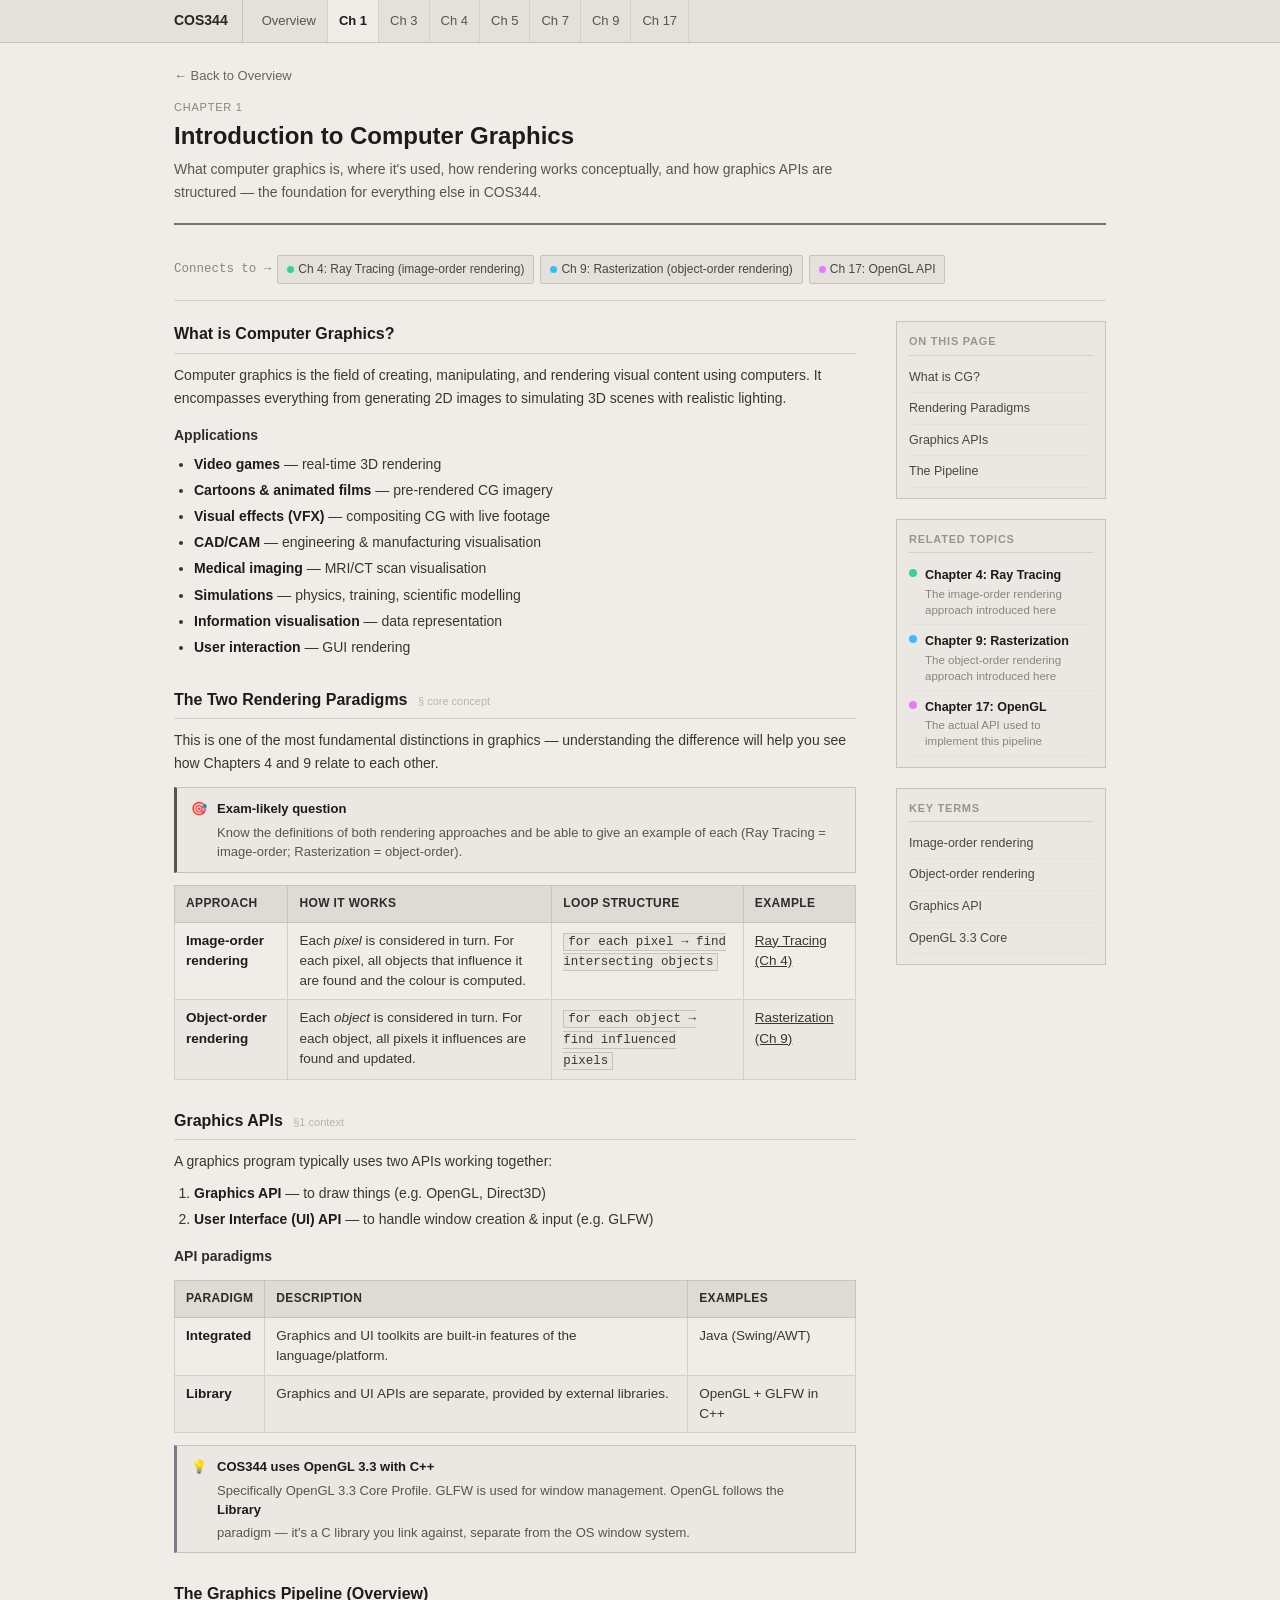
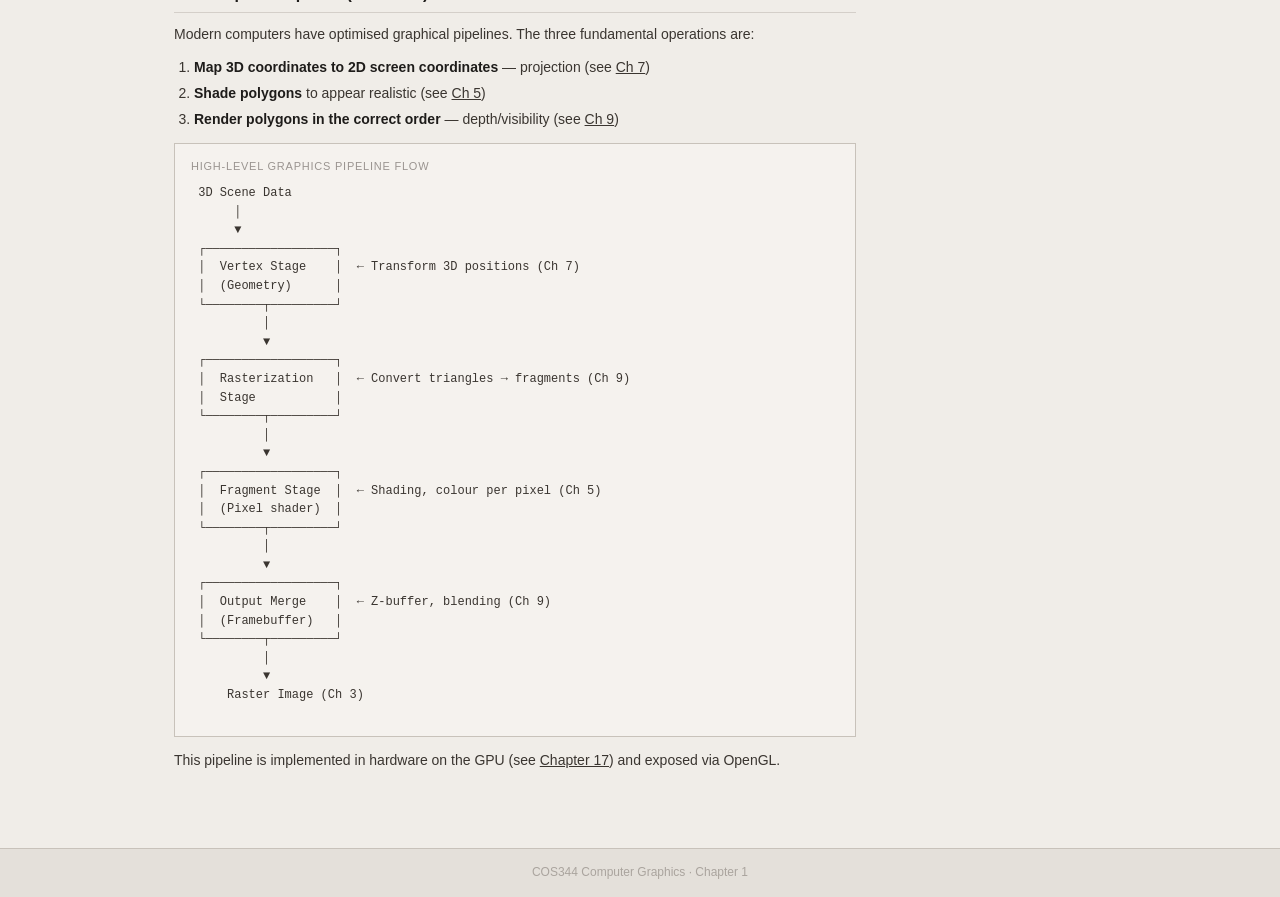
<file: SemTest1/ch1-intro.html>
<!DOCTYPE html>
<html lang="en">
<head>
  <meta charset="UTF-8" />
  <meta name="viewport" content="width=device-width, initial-scale=1.0" />
  <title>Ch 1: Introduction — COS344</title>
  <link rel="stylesheet" href="style.css?v=3" />
</head>
<body>

<nav class="site-nav">
  <div class="nav-inner">
  <a href="index.html" class="nav-logo">COS344</a>
  <ul class="nav-links">
    <li><a href="index.html">Overview</a></li>
    <li><a href="ch1-intro.html" class="active">Ch 1</a></li>
    <li><a href="ch3-raster.html">Ch 3</a></li>
    <li><a href="ch4-raytracing.html">Ch 4</a></li>
    <li><a href="ch5-shading.html">Ch 5</a></li>
    <li><a href="ch7-transforms.html">Ch 7</a></li>
    <li><a href="ch9-rasterization.html">Ch 9</a></li>
    <li><a href="ch17-hardware.html">Ch 17</a></li>
  </ul>
  <button class="nav-toggle" aria-label="Toggle navigation" aria-expanded="false">
    <span></span><span></span><span></span>
  </button>
  </div>
</nav>

<div class="page-wrapper">
  <div class="topic-header">
    <a href="index.html" class="back-link">← Back to Overview</a>
    <div class="chapter-label">Chapter 1</div>
    <h1>Introduction to Computer Graphics</h1>
    <p class="lead">What computer graphics is, where it's used, how rendering works conceptually, and how graphics APIs are structured — the foundation for everything else in COS344.</p>
  </div>

  <div class="connections-bar">
    <span style="font-size:0.78rem; color:var(--text3); font-family:'Space Mono',monospace; align-self:center;">Connects to →</span>
    <a href="ch4-raytracing.html" class="conn-pill"><span class="pill-dot" style="background:#34d399;"></span> Ch 4: Ray Tracing (image-order rendering)</a>
    <a href="ch9-rasterization.html" class="conn-pill"><span class="pill-dot" style="background:#38bdf8;"></span> Ch 9: Rasterization (object-order rendering)</a>
    <a href="ch17-hardware.html" class="conn-pill"><span class="pill-dot" style="background:#e879f9;"></span> Ch 17: OpenGL API</a>
  </div>

  <div class="content-layout">
    <main class="main-content">

      <section>
        <h2>What is Computer Graphics?</h2>
        <p>Computer graphics is the field of creating, manipulating, and rendering visual content using computers. It encompasses everything from generating 2D images to simulating 3D scenes with realistic lighting.</p>

        <h3>Applications</h3>
        <ul>
          <li><strong>Video games</strong> — real-time 3D rendering</li>
          <li><strong>Cartoons &amp; animated films</strong> — pre-rendered CG imagery</li>
          <li><strong>Visual effects (VFX)</strong> — compositing CG with live footage</li>
          <li><strong>CAD/CAM</strong> — engineering &amp; manufacturing visualisation</li>
          <li><strong>Medical imaging</strong> — MRI/CT scan visualisation</li>
          <li><strong>Simulations</strong> — physics, training, scientific modelling</li>
          <li><strong>Information visualisation</strong> — data representation</li>
          <li><strong>User interaction</strong> — GUI rendering</li>
        </ul>
      </section>

      <section>
        <h2>The Two Rendering Paradigms <span class="section-num">§ core concept</span></h2>
        <p>This is one of the most fundamental distinctions in graphics — understanding the difference will help you see how Chapters 4 and 9 relate to each other.</p>

        <div class="callout exam">
          <span class="callout-icon">🎯</span>
          <div class="callout-body">
            <strong>Exam-likely question</strong>
            <p>Know the definitions of both rendering approaches and be able to give an example of each (Ray Tracing = image-order; Rasterization = object-order).</p>
          </div>
        </div>

        <div class="table-wrap">
        <table class="comparison-table">
          <thead>
            <tr>
              <th>Approach</th>
              <th>How it works</th>
              <th>Loop structure</th>
              <th>Example</th>
            </tr>
          </thead>
          <tbody>
            <tr>
              <td><strong class="hl-green">Image-order rendering</strong></td>
              <td>Each <em>pixel</em> is considered in turn. For each pixel, all objects that influence it are found and the colour is computed.</td>
              <td><code>for each pixel → find intersecting objects</code></td>
              <td><a href="ch4-raytracing.html" style="color:var(--accent);">Ray Tracing (Ch 4)</a></td>
            </tr>
            <tr>
              <td><strong class="hl-blue">Object-order rendering</strong></td>
              <td>Each <em>object</em> is considered in turn. For each object, all pixels it influences are found and updated.</td>
              <td><code>for each object → find influenced pixels</code></td>
              <td><a href="ch9-rasterization.html" style="color:var(--accent);">Rasterization (Ch 9)</a></td>
            </tr>
          </tbody>
        </table>
        </div>
      </section>

      <section>
        <h2>Graphics APIs <span class="section-num">§1 context</span></h2>
        <p>A graphics program typically uses two APIs working together:</p>
        <ol>
          <li><strong>Graphics API</strong> — to draw things (e.g. OpenGL, Direct3D)</li>
          <li><strong>User Interface (UI) API</strong> — to handle window creation &amp; input (e.g. GLFW)</li>
        </ol>

        <h3>API paradigms</h3>
        <div class="table-wrap">
        <table class="comparison-table">
          <thead>
            <tr><th>Paradigm</th><th>Description</th><th>Examples</th></tr>
          </thead>
          <tbody>
            <tr>
              <td><strong>Integrated</strong></td>
              <td>Graphics and UI toolkits are built-in features of the language/platform.</td>
              <td>Java (Swing/AWT)</td>
            </tr>
            <tr>
              <td><strong>Library</strong></td>
              <td>Graphics and UI APIs are separate, provided by external libraries.</td>
              <td>OpenGL + GLFW in C++</td>
            </tr>
          </tbody>
        </table>
        </div>

        <div class="callout info">
          <span class="callout-icon">💡</span>
          <div class="callout-body">
            <strong>COS344 uses OpenGL 3.3 with C++</strong>
            <p>Specifically OpenGL 3.3 Core Profile. GLFW is used for window management. OpenGL follows the <strong>Library</strong> paradigm — it's a C library you link against, separate from the OS window system.</p>
          </div>
        </div>
      </section>

      <section>
        <h2>The Graphics Pipeline (Overview)</h2>
        <p>Modern computers have optimised graphical pipelines. The three fundamental operations are:</p>
        <ol>
          <li><strong>Map 3D coordinates to 2D screen coordinates</strong> — projection (see <a href="ch7-transforms.html" style="color:var(--accent);">Ch 7</a>)</li>
          <li><strong>Shade polygons</strong> to appear realistic (see <a href="ch5-shading.html" style="color:var(--accent);">Ch 5</a>)</li>
          <li><strong>Render polygons in the correct order</strong> — depth/visibility (see <a href="ch9-rasterization.html" style="color:var(--accent);">Ch 9</a>)</li>
        </ol>

        <div class="diagram-box">
          <div class="diagram-title">High-level graphics pipeline flow</div>
          <pre>
 3D Scene Data
      │
      ▼
 ┌──────────────────┐
 │  Vertex Stage    │  ← Transform 3D positions (Ch 7)
 │  (Geometry)      │
 └────────┬─────────┘
          │
          ▼
 ┌──────────────────┐
 │  Rasterization   │  ← Convert triangles → fragments (Ch 9)
 │  Stage           │
 └────────┬─────────┘
          │
          ▼
 ┌──────────────────┐
 │  Fragment Stage  │  ← Shading, colour per pixel (Ch 5)
 │  (Pixel shader)  │
 └────────┬─────────┘
          │
          ▼
 ┌──────────────────┐
 │  Output Merge    │  ← Z-buffer, blending (Ch 9)
 │  (Framebuffer)   │
 └────────┬─────────┘
          │
          ▼
     Raster Image (Ch 3)
          </pre>
        </div>
        <p>This pipeline is implemented in hardware on the GPU (see <a href="ch17-hardware.html" style="color:var(--accent);">Chapter 17</a>) and exposed via OpenGL.</p>
      </section>

    </main>

    <aside class="sidebar">
      <div class="sidebar-card">
        <h4>On This Page</h4>
        <ul>
          <li><a href="#">What is CG?</a></li>
          <li><a href="#">Rendering Paradigms</a></li>
          <li><a href="#">Graphics APIs</a></li>
          <li><a href="#">The Pipeline</a></li>
        </ul>
      </div>

      <div class="sidebar-card">
        <h4>Related Topics</h4>
        <a href="ch4-raytracing.html" class="connection-item">
          <span class="conn-dot" style="background:#34d399;"></span>
          <div>
            <div class="conn-name">Chapter 4: Ray Tracing</div>
            <div class="conn-desc">The image-order rendering approach introduced here</div>
          </div>
        </a>
        <a href="ch9-rasterization.html" class="connection-item">
          <span class="conn-dot" style="background:#38bdf8;"></span>
          <div>
            <div class="conn-name">Chapter 9: Rasterization</div>
            <div class="conn-desc">The object-order rendering approach introduced here</div>
          </div>
        </a>
        <a href="ch17-hardware.html" class="connection-item">
          <span class="conn-dot" style="background:#e879f9;"></span>
          <div>
            <div class="conn-name">Chapter 17: OpenGL</div>
            <div class="conn-desc">The actual API used to implement this pipeline</div>
          </div>
        </a>
      </div>

      <div class="sidebar-card">
        <h4>Key Terms</h4>
        <ul>
          <li><a href="#">Image-order rendering</a></li>
          <li><a href="#">Object-order rendering</a></li>
          <li><a href="#">Graphics API</a></li>
          <li><a href="#">OpenGL 3.3 Core</a></li>
        </ul>
      </div>
    </aside>
  </div>
</div>

<footer><div class="page-wrapper">COS344 Computer Graphics · Chapter 1</div></footer>
<script>
(function(){
  var btn = document.querySelector(".nav-toggle");
  var menu = document.querySelector(".nav-links");
  if(btn && menu){
    btn.addEventListener("click", function(){
      var open = menu.classList.toggle("open");
      btn.classList.toggle("open", open);
      btn.setAttribute("aria-expanded", open);
    });
  }
})();
</script>
</body>
</html>
</file>
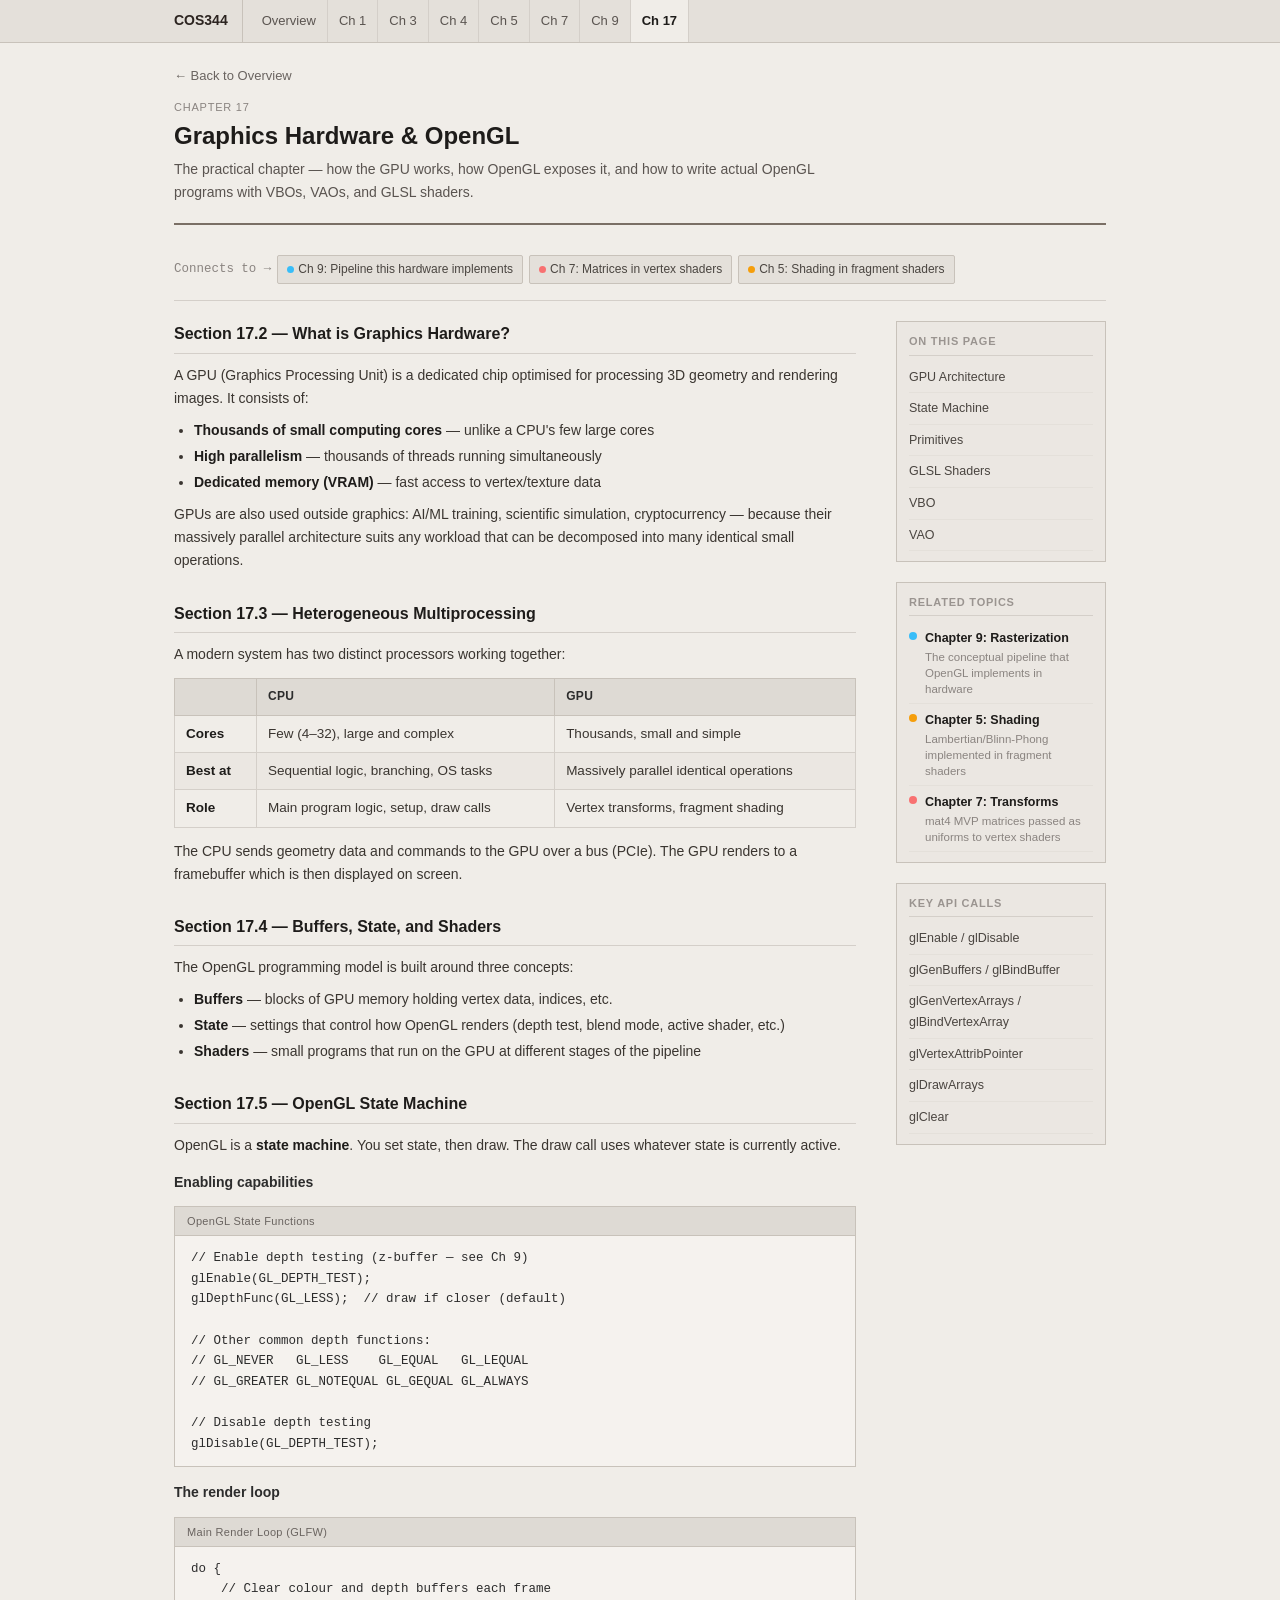
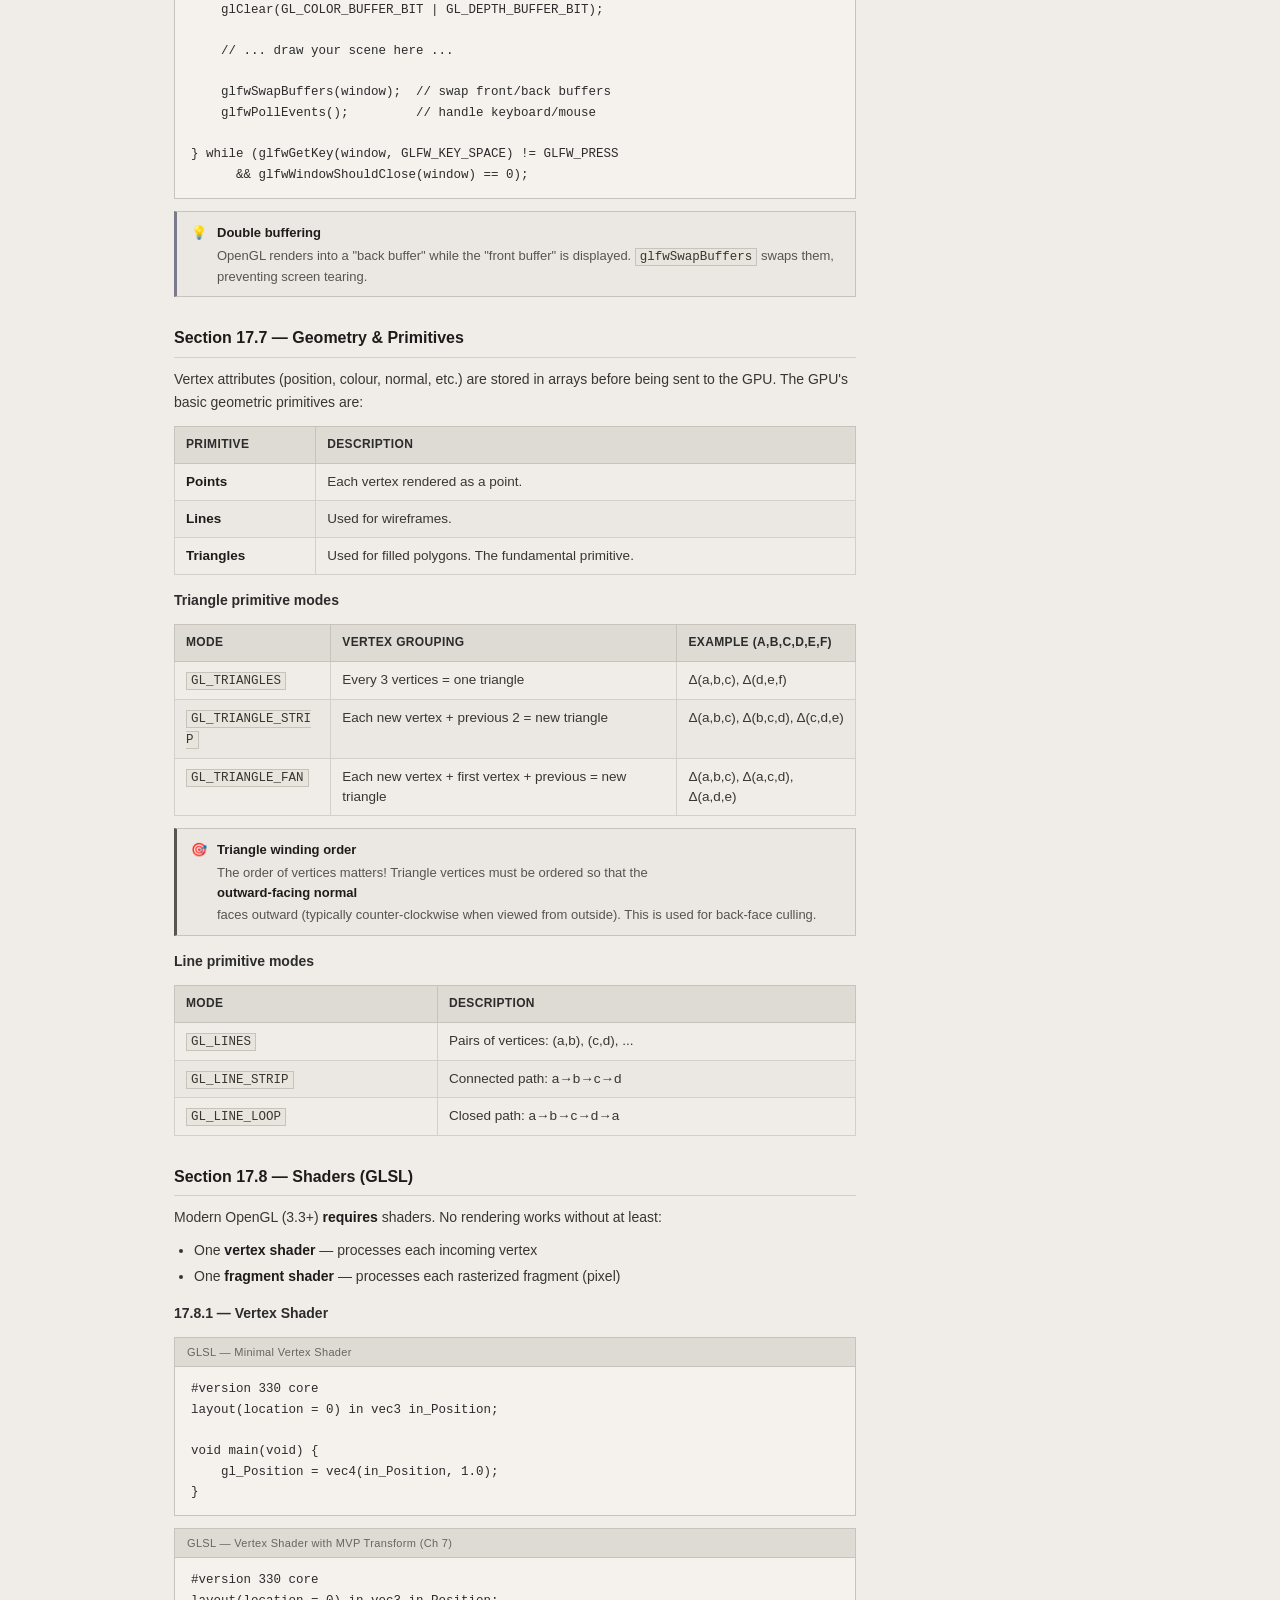
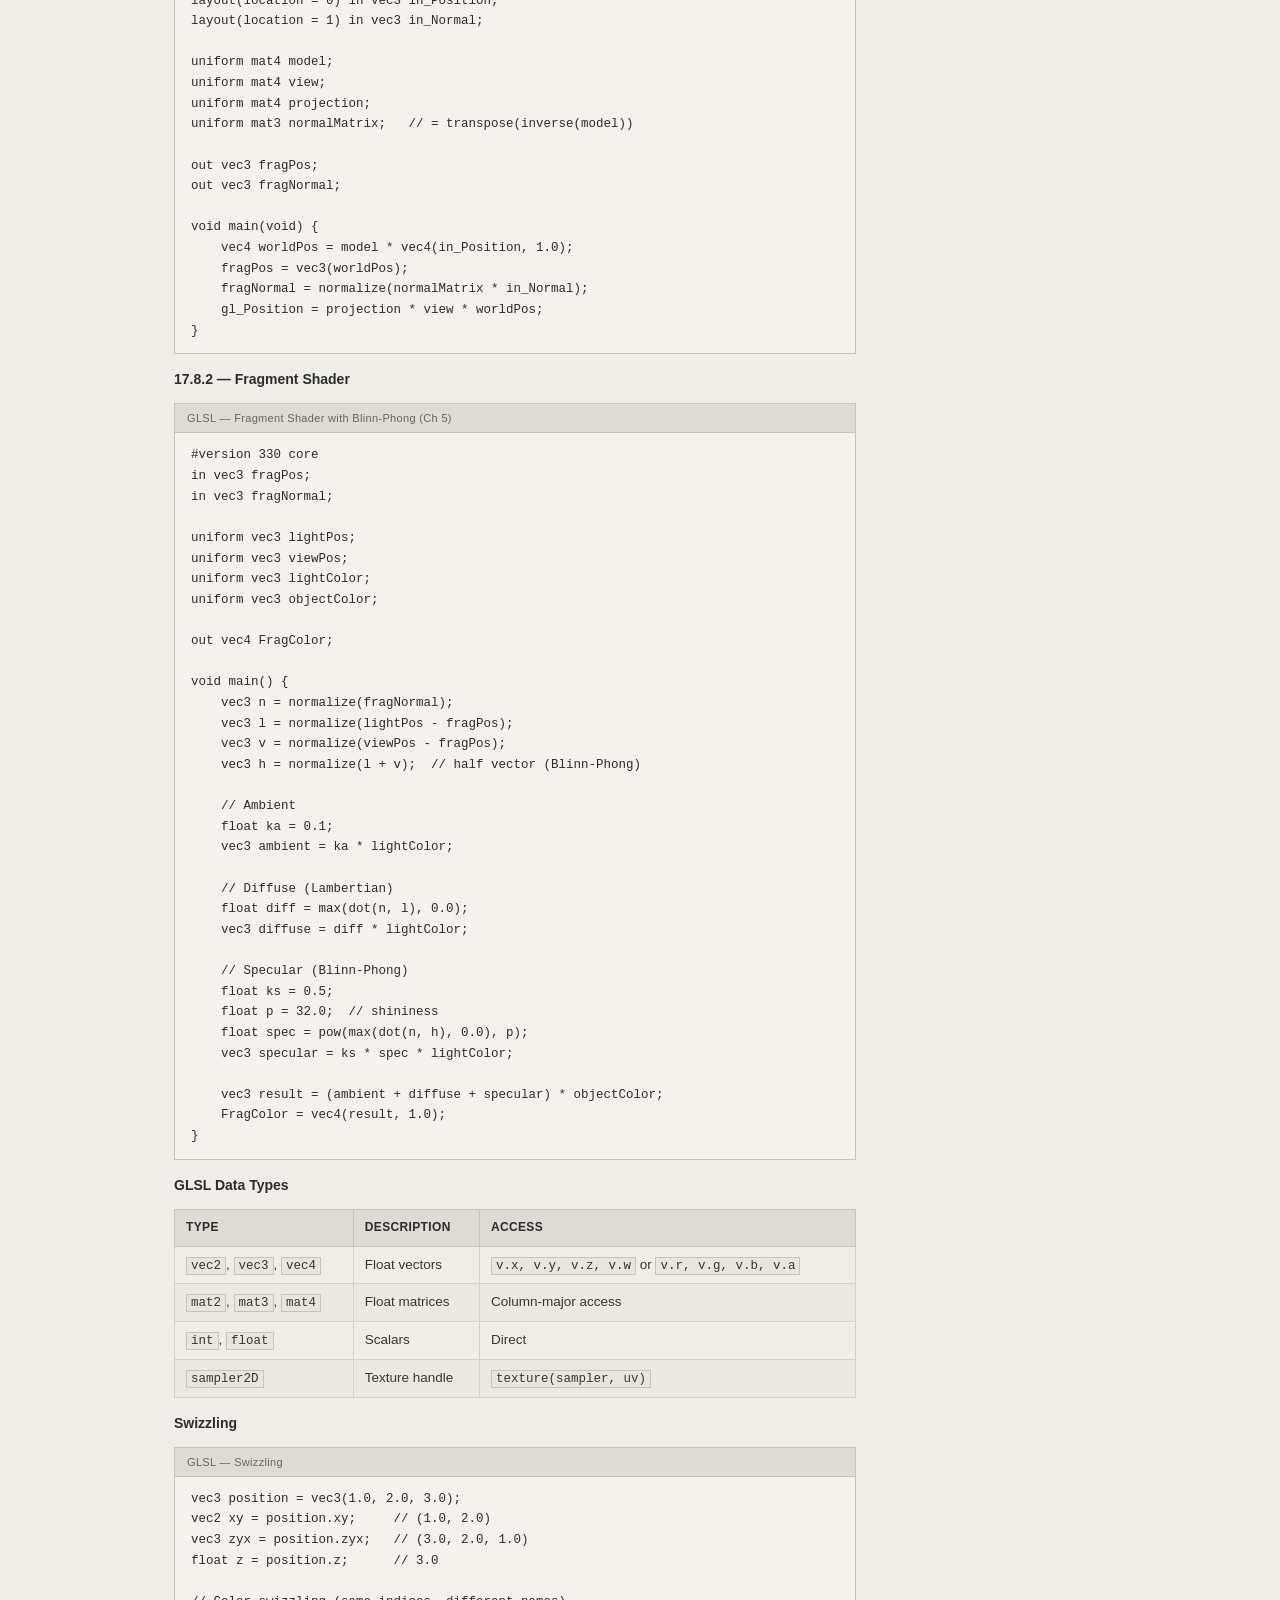
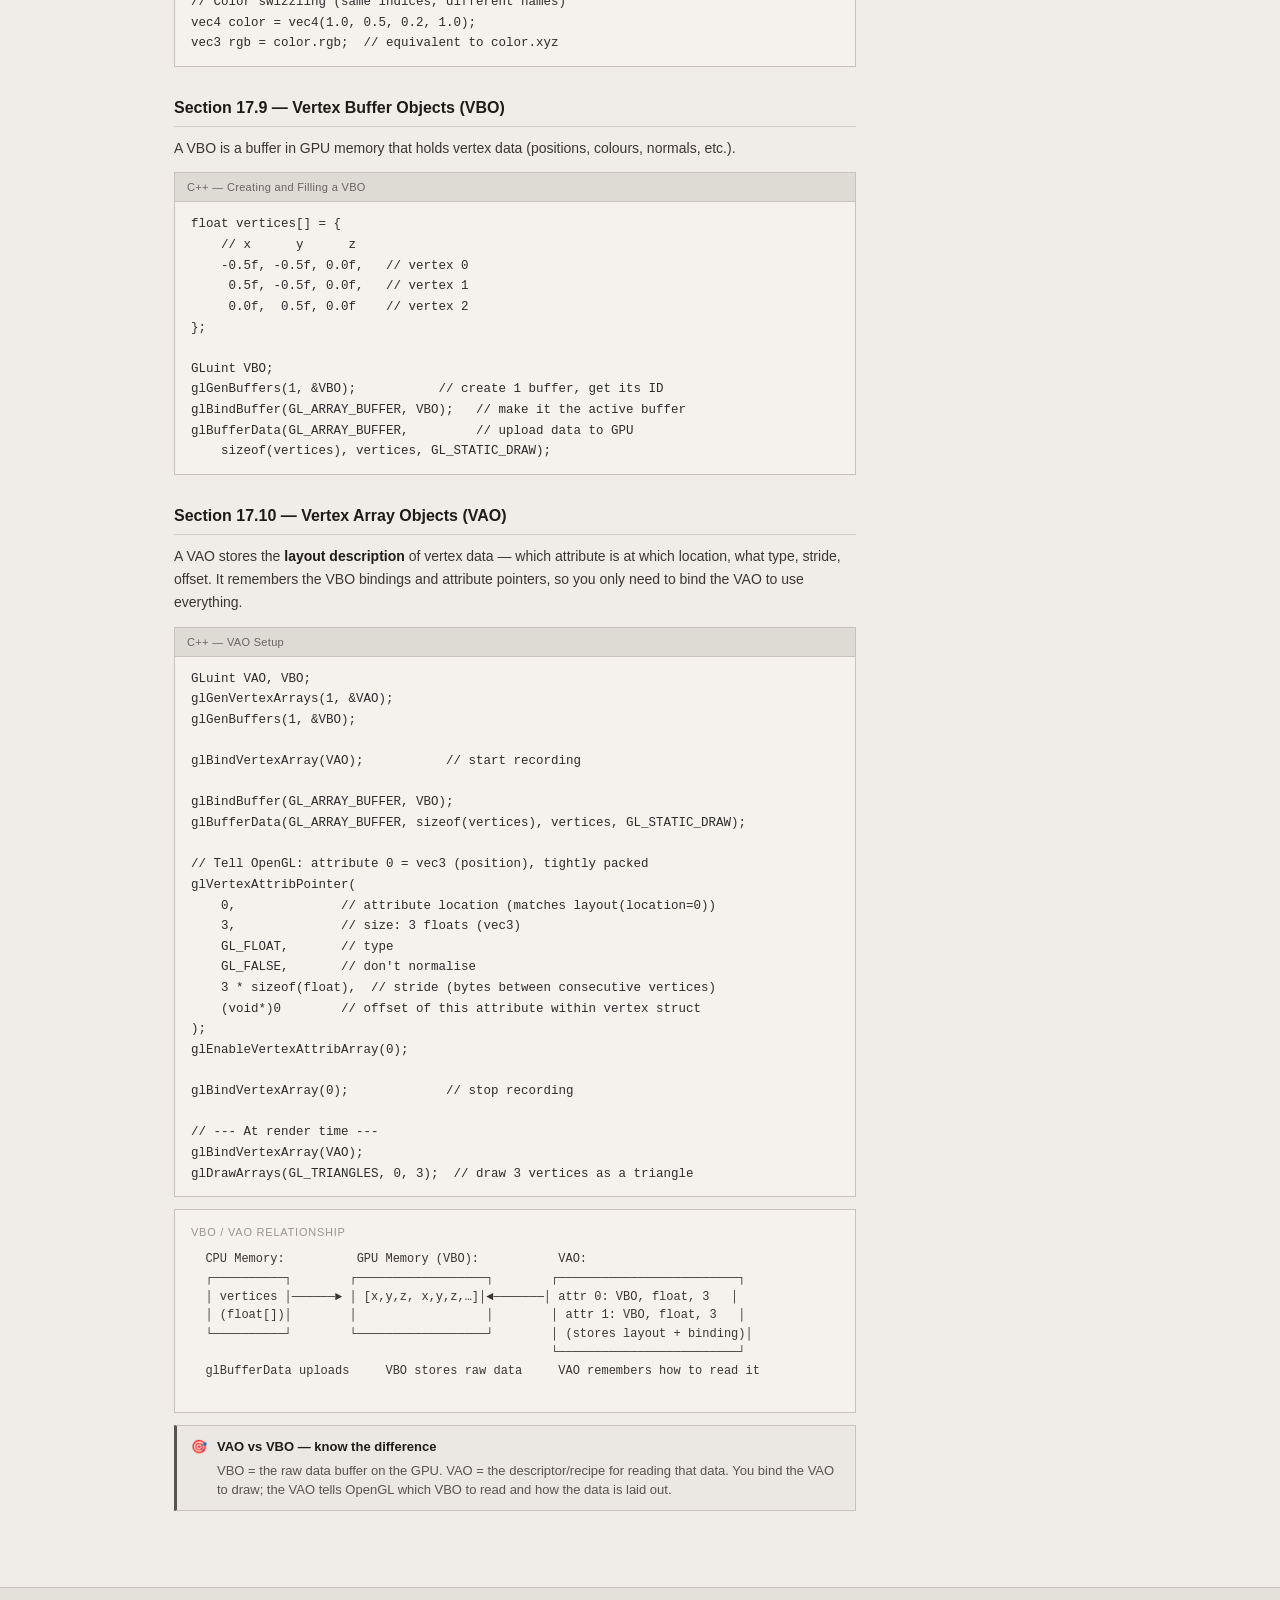
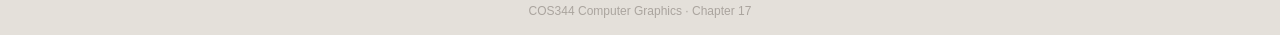
<file: SemTest1/ch17-hardware.html>
<!DOCTYPE html>
<html lang="en">
<head>
  <meta charset="UTF-8" />
  <meta name="viewport" content="width=device-width, initial-scale=1.0" />
  <title>Ch 17: Graphics Hardware — COS344</title>
  <link rel="stylesheet" href="style.css?v=3" />
</head>
<body>

<nav class="site-nav">
  <div class="nav-inner">
  <a href="index.html" class="nav-logo">COS344</a>
  <ul class="nav-links">
    <li><a href="index.html">Overview</a></li>
    <li><a href="ch1-intro.html">Ch 1</a></li>
    <li><a href="ch3-raster.html">Ch 3</a></li>
    <li><a href="ch4-raytracing.html">Ch 4</a></li>
    <li><a href="ch5-shading.html">Ch 5</a></li>
    <li><a href="ch7-transforms.html">Ch 7</a></li>
    <li><a href="ch9-rasterization.html">Ch 9</a></li>
    <li><a href="ch17-hardware.html" class="active">Ch 17</a></li>
  </ul>
  <button class="nav-toggle" aria-label="Toggle navigation" aria-expanded="false">
    <span></span><span></span><span></span>
  </button>
  </div>
</nav>

<div class="page-wrapper">
  <div class="topic-header">
    <a href="index.html" class="back-link">← Back to Overview</a>
    <div class="chapter-label">Chapter 17</div>
    <h1>Graphics Hardware &amp; OpenGL</h1>
    <p class="lead">The practical chapter — how the GPU works, how OpenGL exposes it, and how to write actual OpenGL programs with VBOs, VAOs, and GLSL shaders.</p>
  </div>

  <div class="connections-bar">
    <span style="font-size:0.78rem; color:var(--text3); font-family:'Space Mono',monospace; align-self:center;">Connects to →</span>
    <a href="ch9-rasterization.html" class="conn-pill"><span class="pill-dot" style="background:#38bdf8;"></span> Ch 9: Pipeline this hardware implements</a>
    <a href="ch7-transforms.html" class="conn-pill"><span class="pill-dot" style="background:#f87171;"></span> Ch 7: Matrices in vertex shaders</a>
    <a href="ch5-shading.html" class="conn-pill"><span class="pill-dot" style="background:#f59e0b;"></span> Ch 5: Shading in fragment shaders</a>
  </div>

  <div class="content-layout">
    <main class="main-content">

      <section>
        <h2>Section 17.2 — What is Graphics Hardware?</h2>
        <p>A GPU (Graphics Processing Unit) is a dedicated chip optimised for processing 3D geometry and rendering images. It consists of:</p>
        <ul>
          <li><strong>Thousands of small computing cores</strong> — unlike a CPU's few large cores</li>
          <li><strong>High parallelism</strong> — thousands of threads running simultaneously</li>
          <li><strong>Dedicated memory (VRAM)</strong> — fast access to vertex/texture data</li>
        </ul>
        <p>GPUs are also used outside graphics: AI/ML training, scientific simulation, cryptocurrency — because their massively parallel architecture suits any workload that can be decomposed into many identical small operations.</p>
      </section>

      <section>
        <h2>Section 17.3 — Heterogeneous Multiprocessing</h2>
        <p>A modern system has two distinct processors working together:</p>
        <div class="table-wrap">
        <table class="comparison-table">
          <thead>
            <tr><th></th><th>CPU</th><th>GPU</th></tr>
          </thead>
          <tbody>
            <tr>
              <td><strong>Cores</strong></td>
              <td>Few (4–32), large and complex</td>
              <td>Thousands, small and simple</td>
            </tr>
            <tr>
              <td><strong>Best at</strong></td>
              <td>Sequential logic, branching, OS tasks</td>
              <td>Massively parallel identical operations</td>
            </tr>
            <tr>
              <td><strong>Role</strong></td>
              <td>Main program logic, setup, draw calls</td>
              <td>Vertex transforms, fragment shading</td>
            </tr>
          </tbody>
        </table>
        </div>
        <p>The CPU sends geometry data and commands to the GPU over a bus (PCIe). The GPU renders to a framebuffer which is then displayed on screen.</p>
      </section>

      <section>
        <h2>Section 17.4 — Buffers, State, and Shaders</h2>
        <p>The OpenGL programming model is built around three concepts:</p>
        <ul>
          <li><strong>Buffers</strong> — blocks of GPU memory holding vertex data, indices, etc.</li>
          <li><strong>State</strong> — settings that control how OpenGL renders (depth test, blend mode, active shader, etc.)</li>
          <li><strong>Shaders</strong> — small programs that run on the GPU at different stages of the pipeline</li>
        </ul>
      </section>

      <section>
        <h2>Section 17.5 — OpenGL State Machine</h2>
        <p>OpenGL is a <strong>state machine</strong>. You set state, then draw. The draw call uses whatever state is currently active.</p>

        <h3>Enabling capabilities</h3>
        <div class="code-block">
          <div class="code-header"><span class="dot" style="background:#f87171;"></span><span class="dot" style="background:#f59e0b;"></span><span class="dot" style="background:#34d399;"></span> OpenGL State Functions</div>
          <pre>// Enable depth testing (z-buffer — see Ch 9)
glEnable(GL_DEPTH_TEST);
glDepthFunc(GL_LESS);  // draw if closer (default)

// Other common depth functions:
// GL_NEVER   GL_LESS    GL_EQUAL   GL_LEQUAL
// GL_GREATER GL_NOTEQUAL GL_GEQUAL GL_ALWAYS

// Disable depth testing
glDisable(GL_DEPTH_TEST);</pre>
        </div>

        <h3>The render loop</h3>
        <div class="code-block">
          <div class="code-header"><span class="dot" style="background:#f87171;"></span><span class="dot" style="background:#f59e0b;"></span><span class="dot" style="background:#34d399;"></span> Main Render Loop (GLFW)</div>
          <pre>do {
    // Clear colour and depth buffers each frame
    glClear(GL_COLOR_BUFFER_BIT | GL_DEPTH_BUFFER_BIT);

    // ... draw your scene here ...

    glfwSwapBuffers(window);  // swap front/back buffers
    glfwPollEvents();         // handle keyboard/mouse

} while (glfwGetKey(window, GLFW_KEY_SPACE) != GLFW_PRESS
      && glfwWindowShouldClose(window) == 0);</pre>
        </div>

        <div class="callout info">
          <span class="callout-icon">💡</span>
          <div class="callout-body">
            <strong>Double buffering</strong>
            <p>OpenGL renders into a "back buffer" while the "front buffer" is displayed. <code>glfwSwapBuffers</code> swaps them, preventing screen tearing.</p>
          </div>
        </div>
      </section>

      <section>
        <h2>Section 17.7 — Geometry &amp; Primitives</h2>
        <p>Vertex attributes (position, colour, normal, etc.) are stored in arrays before being sent to the GPU. The GPU's basic geometric primitives are:</p>

        <div class="table-wrap">
        <table class="comparison-table">
          <thead>
            <tr><th>Primitive</th><th>Description</th></tr>
          </thead>
          <tbody>
            <tr><td><strong>Points</strong></td><td>Each vertex rendered as a point.</td></tr>
            <tr><td><strong>Lines</strong></td><td>Used for wireframes.</td></tr>
            <tr><td><strong>Triangles</strong></td><td>Used for filled polygons. The fundamental primitive.</td></tr>
          </tbody>
        </table>
        </div>

        <h3>Triangle primitive modes</h3>
        <div class="table-wrap">
        <table class="comparison-table">
          <thead>
            <tr><th>Mode</th><th>Vertex grouping</th><th>Example (a,b,c,d,e,f)</th></tr>
          </thead>
          <tbody>
            <tr><td><code>GL_TRIANGLES</code></td><td>Every 3 vertices = one triangle</td><td>Δ(a,b,c), Δ(d,e,f)</td></tr>
            <tr><td><code>GL_TRIANGLE_STRIP</code></td><td>Each new vertex + previous 2 = new triangle</td><td>Δ(a,b,c), Δ(b,c,d), Δ(c,d,e)</td></tr>
            <tr><td><code>GL_TRIANGLE_FAN</code></td><td>Each new vertex + first vertex + previous = new triangle</td><td>Δ(a,b,c), Δ(a,c,d), Δ(a,d,e)</td></tr>
          </tbody>
        </table>
        </div>

        <div class="callout exam">
          <span class="callout-icon">🎯</span>
          <div class="callout-body">
            <strong>Triangle winding order</strong>
            <p>The order of vertices matters! Triangle vertices must be ordered so that the <strong>outward-facing normal</strong> faces outward (typically counter-clockwise when viewed from outside). This is used for back-face culling.</p>
          </div>
        </div>

        <h3>Line primitive modes</h3>
        <div class="table-wrap">
        <table class="comparison-table">
          <thead>
            <tr><th>Mode</th><th>Description</th></tr>
          </thead>
          <tbody>
            <tr><td><code>GL_LINES</code></td><td>Pairs of vertices: (a,b), (c,d), ...</td></tr>
            <tr><td><code>GL_LINE_STRIP</code></td><td>Connected path: a→b→c→d</td></tr>
            <tr><td><code>GL_LINE_LOOP</code></td><td>Closed path: a→b→c→d→a</td></tr>
          </tbody>
        </table>
        </div>
      </section>

      <section>
        <h2>Section 17.8 — Shaders (GLSL)</h2>
        <p>Modern OpenGL (3.3+) <strong>requires</strong> shaders. No rendering works without at least:</p>
        <ul>
          <li>One <strong>vertex shader</strong> — processes each incoming vertex</li>
          <li>One <strong>fragment shader</strong> — processes each rasterized fragment (pixel)</li>
        </ul>

        <h3>17.8.1 — Vertex Shader</h3>
        <div class="code-block">
          <div class="code-header"><span class="dot" style="background:#f87171;"></span><span class="dot" style="background:#f59e0b;"></span><span class="dot" style="background:#34d399;"></span> GLSL — Minimal Vertex Shader</div>
          <pre>#version 330 core
layout(location = 0) in vec3 in_Position;

void main(void) {
    gl_Position = vec4(in_Position, 1.0);
}</pre>
        </div>

        <div class="code-block">
          <div class="code-header"><span class="dot" style="background:#f87171;"></span><span class="dot" style="background:#f59e0b;"></span><span class="dot" style="background:#34d399;"></span> GLSL — Vertex Shader with MVP Transform (Ch 7)</div>
          <pre>#version 330 core
layout(location = 0) in vec3 in_Position;
layout(location = 1) in vec3 in_Normal;

uniform mat4 model;
uniform mat4 view;
uniform mat4 projection;
uniform mat3 normalMatrix;   // = transpose(inverse(model))

out vec3 fragPos;
out vec3 fragNormal;

void main(void) {
    vec4 worldPos = model * vec4(in_Position, 1.0);
    fragPos = vec3(worldPos);
    fragNormal = normalize(normalMatrix * in_Normal);
    gl_Position = projection * view * worldPos;
}</pre>
        </div>

        <h3>17.8.2 — Fragment Shader</h3>
        <div class="code-block">
          <div class="code-header"><span class="dot" style="background:#f87171;"></span><span class="dot" style="background:#f59e0b;"></span><span class="dot" style="background:#34d399;"></span> GLSL — Fragment Shader with Blinn-Phong (Ch 5)</div>
          <pre>#version 330 core
in vec3 fragPos;
in vec3 fragNormal;

uniform vec3 lightPos;
uniform vec3 viewPos;
uniform vec3 lightColor;
uniform vec3 objectColor;

out vec4 FragColor;

void main() {
    vec3 n = normalize(fragNormal);
    vec3 l = normalize(lightPos - fragPos);
    vec3 v = normalize(viewPos - fragPos);
    vec3 h = normalize(l + v);  // half vector (Blinn-Phong)

    // Ambient
    float ka = 0.1;
    vec3 ambient = ka * lightColor;

    // Diffuse (Lambertian)
    float diff = max(dot(n, l), 0.0);
    vec3 diffuse = diff * lightColor;

    // Specular (Blinn-Phong)
    float ks = 0.5;
    float p = 32.0;  // shininess
    float spec = pow(max(dot(n, h), 0.0), p);
    vec3 specular = ks * spec * lightColor;

    vec3 result = (ambient + diffuse + specular) * objectColor;
    FragColor = vec4(result, 1.0);
}</pre>
        </div>

        <h3>GLSL Data Types</h3>
        <div class="table-wrap">
        <table class="comparison-table">
          <thead>
            <tr><th>Type</th><th>Description</th><th>Access</th></tr>
          </thead>
          <tbody>
            <tr><td><code>vec2</code>, <code>vec3</code>, <code>vec4</code></td><td>Float vectors</td><td><code>v.x, v.y, v.z, v.w</code> or <code>v.r, v.g, v.b, v.a</code></td></tr>
            <tr><td><code>mat2</code>, <code>mat3</code>, <code>mat4</code></td><td>Float matrices</td><td>Column-major access</td></tr>
            <tr><td><code>int</code>, <code>float</code></td><td>Scalars</td><td>Direct</td></tr>
            <tr><td><code>sampler2D</code></td><td>Texture handle</td><td><code>texture(sampler, uv)</code></td></tr>
          </tbody>
        </table>
        </div>

        <h3>Swizzling</h3>
        <div class="code-block">
          <div class="code-header"><span class="dot" style="background:#f87171;"></span><span class="dot" style="background:#f59e0b;"></span><span class="dot" style="background:#34d399;"></span> GLSL — Swizzling</div>
          <pre>vec3 position = vec3(1.0, 2.0, 3.0);
vec2 xy = position.xy;     // (1.0, 2.0)
vec3 zyx = position.zyx;   // (3.0, 2.0, 1.0)
float z = position.z;      // 3.0

// Color swizzling (same indices, different names)
vec4 color = vec4(1.0, 0.5, 0.2, 1.0);
vec3 rgb = color.rgb;  // equivalent to color.xyz</pre>
        </div>
      </section>

      <section>
        <h2>Section 17.9 — Vertex Buffer Objects (VBO)</h2>
        <p>A VBO is a buffer in GPU memory that holds vertex data (positions, colours, normals, etc.).</p>

        <div class="code-block">
          <div class="code-header"><span class="dot" style="background:#f87171;"></span><span class="dot" style="background:#f59e0b;"></span><span class="dot" style="background:#34d399;"></span> C++ — Creating and Filling a VBO</div>
          <pre>float vertices[] = {
    // x      y      z
    -0.5f, -0.5f, 0.0f,   // vertex 0
     0.5f, -0.5f, 0.0f,   // vertex 1
     0.0f,  0.5f, 0.0f    // vertex 2
};

GLuint VBO;
glGenBuffers(1, &VBO);           // create 1 buffer, get its ID
glBindBuffer(GL_ARRAY_BUFFER, VBO);   // make it the active buffer
glBufferData(GL_ARRAY_BUFFER,         // upload data to GPU
    sizeof(vertices), vertices, GL_STATIC_DRAW);</pre>
        </div>
      </section>

      <section>
        <h2>Section 17.10 — Vertex Array Objects (VAO)</h2>
        <p>A VAO stores the <strong>layout description</strong> of vertex data — which attribute is at which location, what type, stride, offset. It remembers the VBO bindings and attribute pointers, so you only need to bind the VAO to use everything.</p>

        <div class="code-block">
          <div class="code-header"><span class="dot" style="background:#f87171;"></span><span class="dot" style="background:#f59e0b;"></span><span class="dot" style="background:#34d399;"></span> C++ — VAO Setup</div>
          <pre>GLuint VAO, VBO;
glGenVertexArrays(1, &VAO);
glGenBuffers(1, &VBO);

glBindVertexArray(VAO);           // start recording

glBindBuffer(GL_ARRAY_BUFFER, VBO);
glBufferData(GL_ARRAY_BUFFER, sizeof(vertices), vertices, GL_STATIC_DRAW);

// Tell OpenGL: attribute 0 = vec3 (position), tightly packed
glVertexAttribPointer(
    0,              // attribute location (matches layout(location=0))
    3,              // size: 3 floats (vec3)
    GL_FLOAT,       // type
    GL_FALSE,       // don't normalise
    3 * sizeof(float),  // stride (bytes between consecutive vertices)
    (void*)0        // offset of this attribute within vertex struct
);
glEnableVertexAttribArray(0);

glBindVertexArray(0);             // stop recording

// --- At render time ---
glBindVertexArray(VAO);
glDrawArrays(GL_TRIANGLES, 0, 3);  // draw 3 vertices as a triangle</pre>
        </div>

        <div class="diagram-box">
          <div class="diagram-title">VBO / VAO relationship</div>
          <pre>
  CPU Memory:          GPU Memory (VBO):           VAO:
  ┌──────────┐        ┌──────────────────┐        ┌─────────────────────────┐
  │ vertices │──────► │ [x,y,z, x,y,z,…]│◄───────│ attr 0: VBO, float, 3   │
  │ (float[])│        │                  │        │ attr 1: VBO, float, 3   │
  └──────────┘        └──────────────────┘        │ (stores layout + binding)│
                                                  └─────────────────────────┘
  glBufferData uploads     VBO stores raw data     VAO remembers how to read it
          </pre>
        </div>

        <div class="callout exam">
          <span class="callout-icon">🎯</span>
          <div class="callout-body">
            <strong>VAO vs VBO — know the difference</strong>
            <p>VBO = the raw data buffer on the GPU. VAO = the descriptor/recipe for reading that data. You bind the VAO to draw; the VAO tells OpenGL which VBO to read and how the data is laid out.</p>
          </div>
        </div>
      </section>

    </main>

    <aside class="sidebar">
      <div class="sidebar-card">
        <h4>On This Page</h4>
        <ul>
          <li><a href="#">GPU Architecture</a></li>
          <li><a href="#">State Machine</a></li>
          <li><a href="#">Primitives</a></li>
          <li><a href="#">GLSL Shaders</a></li>
          <li><a href="#">VBO</a></li>
          <li><a href="#">VAO</a></li>
        </ul>
      </div>

      <div class="sidebar-card">
        <h4>Related Topics</h4>
        <a href="ch9-rasterization.html" class="connection-item">
          <span class="conn-dot" style="background:#38bdf8;"></span>
          <div>
            <div class="conn-name">Chapter 9: Rasterization</div>
            <div class="conn-desc">The conceptual pipeline that OpenGL implements in hardware</div>
          </div>
        </a>
        <a href="ch5-shading.html" class="connection-item">
          <span class="conn-dot" style="background:#f59e0b;"></span>
          <div>
            <div class="conn-name">Chapter 5: Shading</div>
            <div class="conn-desc">Lambertian/Blinn-Phong implemented in fragment shaders</div>
          </div>
        </a>
        <a href="ch7-transforms.html" class="connection-item">
          <span class="conn-dot" style="background:#f87171;"></span>
          <div>
            <div class="conn-name">Chapter 7: Transforms</div>
            <div class="conn-desc">mat4 MVP matrices passed as uniforms to vertex shaders</div>
          </div>
        </a>
      </div>

      <div class="sidebar-card">
        <h4>Key API Calls</h4>
        <ul>
          <li><a href="#">glEnable / glDisable</a></li>
          <li><a href="#">glGenBuffers / glBindBuffer</a></li>
          <li><a href="#">glGenVertexArrays / glBindVertexArray</a></li>
          <li><a href="#">glVertexAttribPointer</a></li>
          <li><a href="#">glDrawArrays</a></li>
          <li><a href="#">glClear</a></li>
        </ul>
      </div>
    </aside>
  </div>
</div>

<footer><div class="page-wrapper">COS344 Computer Graphics · Chapter 17</div></footer>
<script>
(function(){
  var btn = document.querySelector(".nav-toggle");
  var menu = document.querySelector(".nav-links");
  if(btn && menu){
    btn.addEventListener("click", function(){
      var open = menu.classList.toggle("open");
      btn.classList.toggle("open", open);
      btn.setAttribute("aria-expanded", open);
    });
  }
})();
</script>
</body>
</html>
</file>
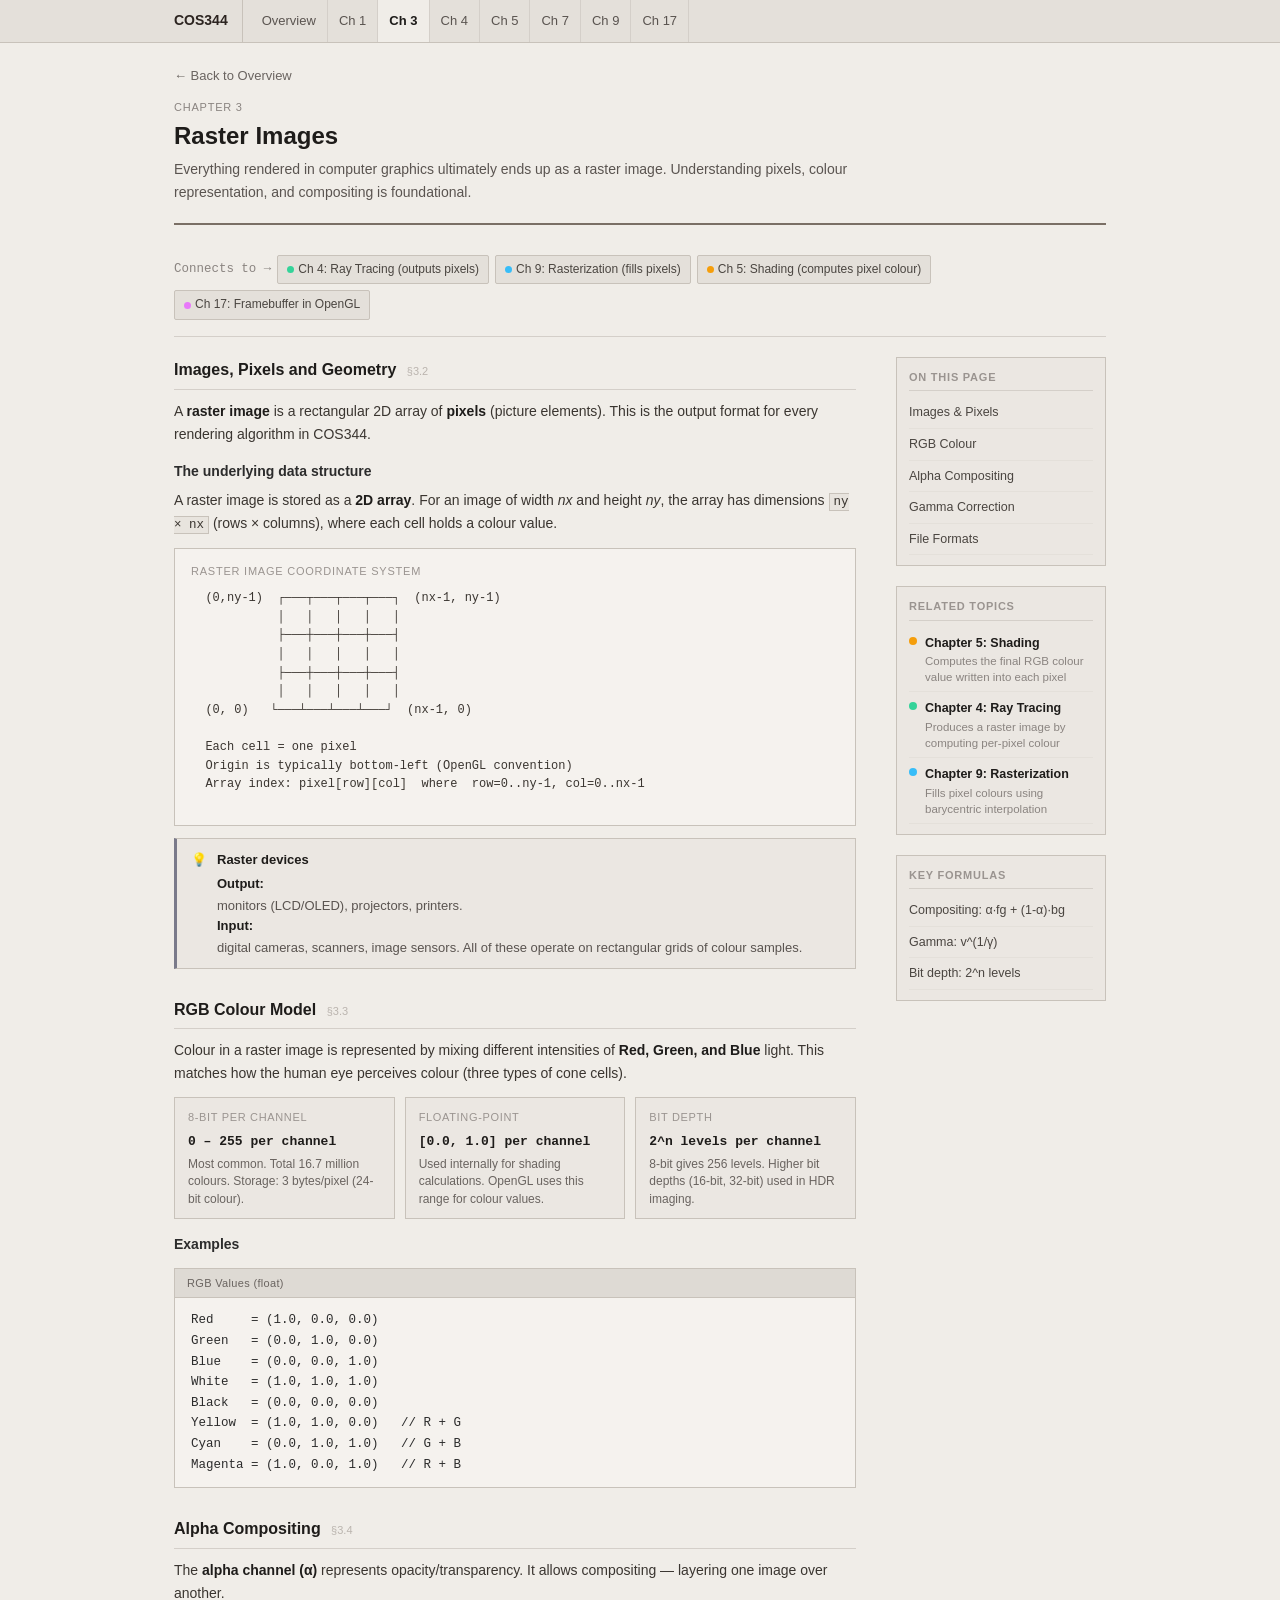
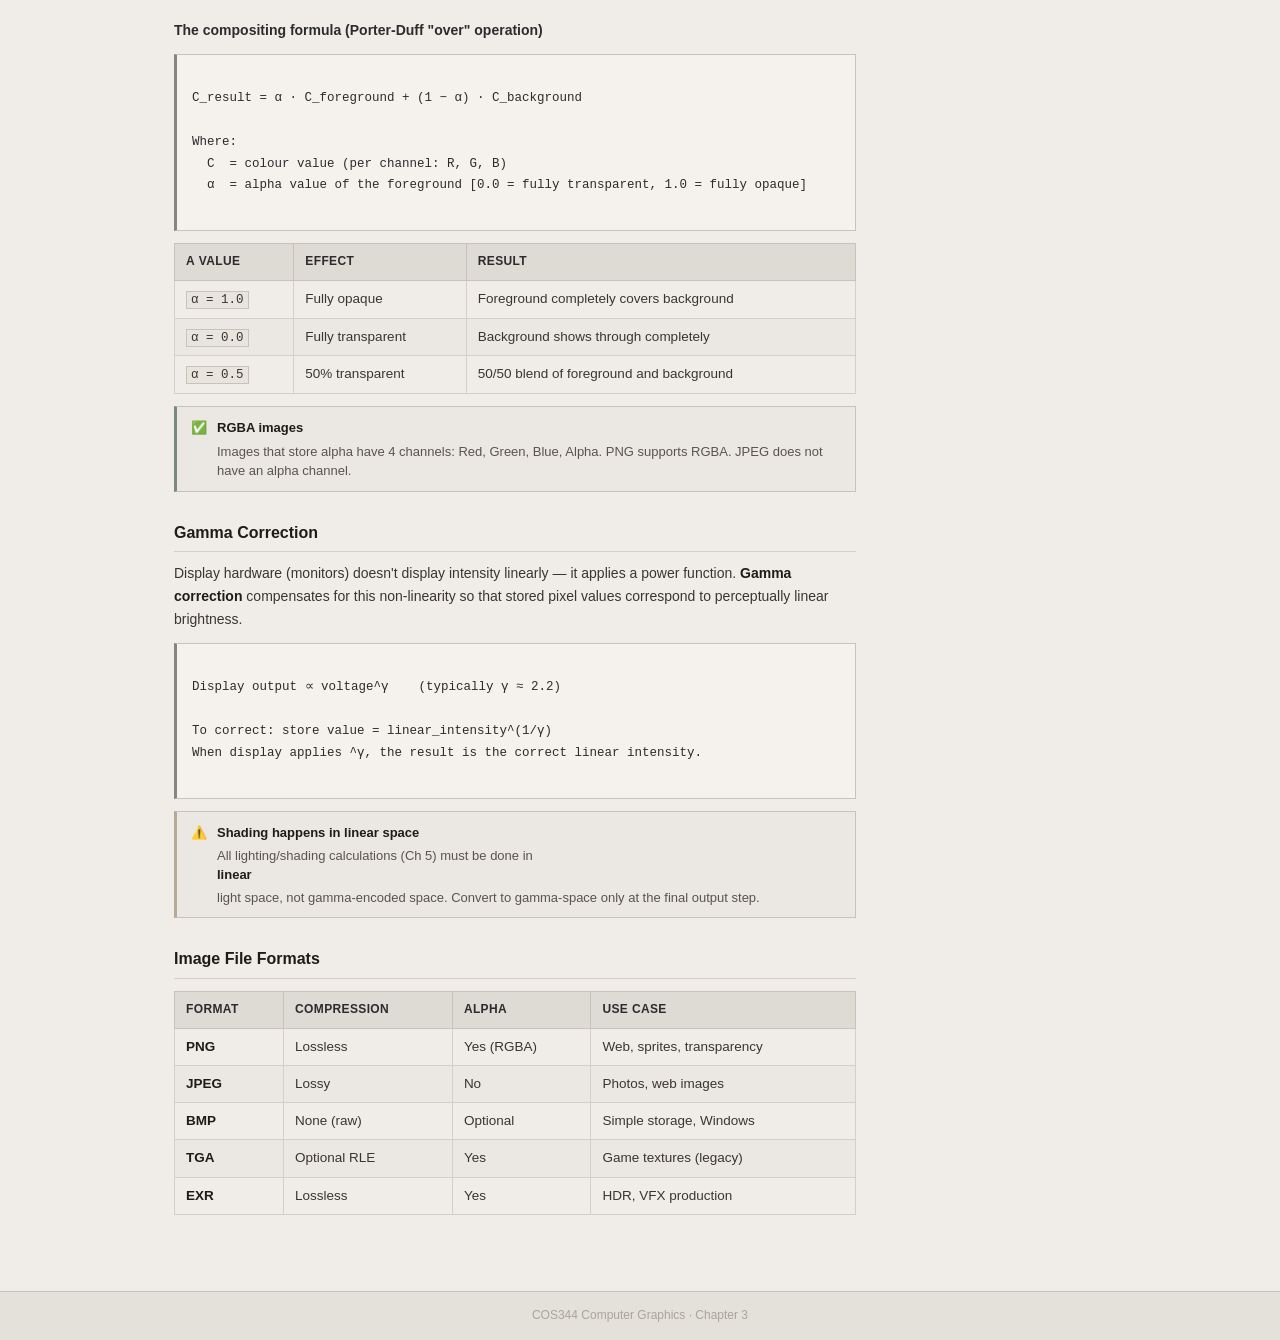
<file: SemTest1/ch3-raster.html>
<!DOCTYPE html>
<html lang="en">
<head>
  <meta charset="UTF-8" />
  <meta name="viewport" content="width=device-width, initial-scale=1.0" />
  <title>Ch 3: Raster Images — COS344</title>
  <link rel="stylesheet" href="style.css?v=3" />
</head>
<body>

<nav class="site-nav">
  <div class="nav-inner">
  <a href="index.html" class="nav-logo">COS344</a>
  <ul class="nav-links">
    <li><a href="index.html">Overview</a></li>
    <li><a href="ch1-intro.html">Ch 1</a></li>
    <li><a href="ch3-raster.html" class="active">Ch 3</a></li>
    <li><a href="ch4-raytracing.html">Ch 4</a></li>
    <li><a href="ch5-shading.html">Ch 5</a></li>
    <li><a href="ch7-transforms.html">Ch 7</a></li>
    <li><a href="ch9-rasterization.html">Ch 9</a></li>
    <li><a href="ch17-hardware.html">Ch 17</a></li>
  </ul>
  <button class="nav-toggle" aria-label="Toggle navigation" aria-expanded="false">
    <span></span><span></span><span></span>
  </button>
  </div>
</nav>

<div class="page-wrapper">
  <div class="topic-header">
    <a href="index.html" class="back-link">← Back to Overview</a>
    <div class="chapter-label">Chapter 3</div>
    <h1>Raster Images</h1>
    <p class="lead">Everything rendered in computer graphics ultimately ends up as a raster image. Understanding pixels, colour representation, and compositing is foundational.</p>
  </div>

  <div class="connections-bar">
    <span style="font-size:0.78rem; color:var(--text3); font-family:'Space Mono',monospace; align-self:center;">Connects to →</span>
    <a href="ch4-raytracing.html" class="conn-pill"><span class="pill-dot" style="background:#34d399;"></span> Ch 4: Ray Tracing (outputs pixels)</a>
    <a href="ch9-rasterization.html" class="conn-pill"><span class="pill-dot" style="background:#38bdf8;"></span> Ch 9: Rasterization (fills pixels)</a>
    <a href="ch5-shading.html" class="conn-pill"><span class="pill-dot" style="background:#f59e0b;"></span> Ch 5: Shading (computes pixel colour)</a>
    <a href="ch17-hardware.html" class="conn-pill"><span class="pill-dot" style="background:#e879f9;"></span> Ch 17: Framebuffer in OpenGL</a>
  </div>

  <div class="content-layout">
    <main class="main-content">

      <section>
        <h2>Images, Pixels and Geometry <span class="section-num">§3.2</span></h2>
        <p>A <strong>raster image</strong> is a rectangular 2D array of <strong>pixels</strong> (picture elements). This is the output format for every rendering algorithm in COS344.</p>

        <h3>The underlying data structure</h3>
        <p>A raster image is stored as a <strong>2D array</strong>. For an image of width <em>nx</em> and height <em>ny</em>, the array has dimensions <code>ny × nx</code> (rows × columns), where each cell holds a colour value.</p>

        <div class="diagram-box">
          <div class="diagram-title">Raster image coordinate system</div>
          <pre>
  (0,ny-1)  ┌───┬───┬───┬───┐  (nx-1, ny-1)
            │   │   │   │   │
            ├───┼───┼───┼───┤
            │   │   │   │   │
            ├───┼───┼───┼───┤
            │   │   │   │   │
  (0, 0)   └───┴───┴───┴───┘  (nx-1, 0)

  Each cell = one pixel
  Origin is typically bottom-left (OpenGL convention)
  Array index: pixel[row][col]  where  row=0..ny-1, col=0..nx-1
          </pre>
        </div>

        <div class="callout info">
          <span class="callout-icon">💡</span>
          <div class="callout-body">
            <strong>Raster devices</strong>
            <p><strong>Output:</strong> monitors (LCD/OLED), projectors, printers. <strong>Input:</strong> digital cameras, scanners, image sensors. All of these operate on rectangular grids of colour samples.</p>
          </div>
        </div>
      </section>

      <section>
        <h2>RGB Colour Model <span class="section-num">§3.3</span></h2>
        <p>Colour in a raster image is represented by mixing different intensities of <strong>Red, Green, and Blue</strong> light. This matches how the human eye perceives colour (three types of cone cells).</p>

        <div class="formula-grid">
          <div class="formula-card">
            <div class="f-label">8-bit per channel</div>
            <div class="f-eq">0 – 255 per channel</div>
            <div class="f-desc">Most common. Total 16.7 million colours. Storage: 3 bytes/pixel (24-bit colour).</div>
          </div>
          <div class="formula-card">
            <div class="f-label">Floating-point</div>
            <div class="f-eq">[0.0, 1.0] per channel</div>
            <div class="f-desc">Used internally for shading calculations. OpenGL uses this range for colour values.</div>
          </div>
          <div class="formula-card">
            <div class="f-label">Bit depth</div>
            <div class="f-eq">2^n levels per channel</div>
            <div class="f-desc">8-bit gives 256 levels. Higher bit depths (16-bit, 32-bit) used in HDR imaging.</div>
          </div>
        </div>

        <h3>Examples</h3>
        <div class="code-block">
          <div class="code-header"><span class="dot" style="background:#f87171;"></span><span class="dot" style="background:#f59e0b;"></span><span class="dot" style="background:#34d399;"></span> RGB Values (float)</div>
          <pre>Red     = (1.0, 0.0, 0.0)
Green   = (0.0, 1.0, 0.0)
Blue    = (0.0, 0.0, 1.0)
White   = (1.0, 1.0, 1.0)
Black   = (0.0, 0.0, 0.0)
Yellow  = (1.0, 1.0, 0.0)   // R + G
Cyan    = (0.0, 1.0, 1.0)   // G + B
Magenta = (1.0, 0.0, 1.0)   // R + B</pre>
        </div>
      </section>

      <section>
        <h2>Alpha Compositing <span class="section-num">§3.4</span></h2>
        <p>The <strong>alpha channel (α)</strong> represents opacity/transparency. It allows compositing — layering one image over another.</p>

        <h3>The compositing formula (Porter-Duff "over" operation)</h3>
        <div class="math-block">
C_result = α · C_foreground + (1 − α) · C_background

Where:
  C  = colour value (per channel: R, G, B)
  α  = alpha value of the foreground [0.0 = fully transparent, 1.0 = fully opaque]
        </div>

        <div class="table-wrap">
        <table class="comparison-table">
          <thead>
            <tr><th>α value</th><th>Effect</th><th>Result</th></tr>
          </thead>
          <tbody>
            <tr><td><code>α = 1.0</code></td><td>Fully opaque</td><td>Foreground completely covers background</td></tr>
            <tr><td><code>α = 0.0</code></td><td>Fully transparent</td><td>Background shows through completely</td></tr>
            <tr><td><code>α = 0.5</code></td><td>50% transparent</td><td>50/50 blend of foreground and background</td></tr>
          </tbody>
        </table>
        </div>

        <div class="callout tip">
          <span class="callout-icon">✅</span>
          <div class="callout-body">
            <strong>RGBA images</strong>
            <p>Images that store alpha have 4 channels: Red, Green, Blue, Alpha. PNG supports RGBA. JPEG does not have an alpha channel.</p>
          </div>
        </div>
      </section>

      <section>
        <h2>Gamma Correction</h2>
        <p>Display hardware (monitors) doesn't display intensity linearly — it applies a power function. <strong>Gamma correction</strong> compensates for this non-linearity so that stored pixel values correspond to perceptually linear brightness.</p>

        <div class="math-block">
Display output ∝ voltage^γ    (typically γ ≈ 2.2)

To correct: store value = linear_intensity^(1/γ)
When display applies ^γ, the result is the correct linear intensity.
        </div>

        <div class="callout warn">
          <span class="callout-icon">⚠️</span>
          <div class="callout-body">
            <strong>Shading happens in linear space</strong>
            <p>All lighting/shading calculations (Ch 5) must be done in <strong>linear</strong> light space, not gamma-encoded space. Convert to gamma-space only at the final output step.</p>
          </div>
        </div>
      </section>

      <section>
        <h2>Image File Formats</h2>
        <div class="table-wrap">
        <table class="comparison-table">
          <thead>
            <tr><th>Format</th><th>Compression</th><th>Alpha</th><th>Use case</th></tr>
          </thead>
          <tbody>
            <tr><td><strong>PNG</strong></td><td>Lossless</td><td>Yes (RGBA)</td><td>Web, sprites, transparency</td></tr>
            <tr><td><strong>JPEG</strong></td><td>Lossy</td><td>No</td><td>Photos, web images</td></tr>
            <tr><td><strong>BMP</strong></td><td>None (raw)</td><td>Optional</td><td>Simple storage, Windows</td></tr>
            <tr><td><strong>TGA</strong></td><td>Optional RLE</td><td>Yes</td><td>Game textures (legacy)</td></tr>
            <tr><td><strong>EXR</strong></td><td>Lossless</td><td>Yes</td><td>HDR, VFX production</td></tr>
          </tbody>
        </table>
        </div>
      </section>

    </main>

    <aside class="sidebar">
      <div class="sidebar-card">
        <h4>On This Page</h4>
        <ul>
          <li><a href="#">Images &amp; Pixels</a></li>
          <li><a href="#">RGB Colour</a></li>
          <li><a href="#">Alpha Compositing</a></li>
          <li><a href="#">Gamma Correction</a></li>
          <li><a href="#">File Formats</a></li>
        </ul>
      </div>

      <div class="sidebar-card">
        <h4>Related Topics</h4>
        <a href="ch5-shading.html" class="connection-item">
          <span class="conn-dot" style="background:#f59e0b;"></span>
          <div>
            <div class="conn-name">Chapter 5: Shading</div>
            <div class="conn-desc">Computes the final RGB colour value written into each pixel</div>
          </div>
        </a>
        <a href="ch4-raytracing.html" class="connection-item">
          <span class="conn-dot" style="background:#34d399;"></span>
          <div>
            <div class="conn-name">Chapter 4: Ray Tracing</div>
            <div class="conn-desc">Produces a raster image by computing per-pixel colour</div>
          </div>
        </a>
        <a href="ch9-rasterization.html" class="connection-item">
          <span class="conn-dot" style="background:#38bdf8;"></span>
          <div>
            <div class="conn-name">Chapter 9: Rasterization</div>
            <div class="conn-desc">Fills pixel colours using barycentric interpolation</div>
          </div>
        </a>
      </div>

      <div class="sidebar-card">
        <h4>Key Formulas</h4>
        <ul>
          <li><a href="#">Compositing: α·fg + (1-α)·bg</a></li>
          <li><a href="#">Gamma: v^(1/γ)</a></li>
          <li><a href="#">Bit depth: 2^n levels</a></li>
        </ul>
      </div>
    </aside>
  </div>
</div>

<footer><div class="page-wrapper">COS344 Computer Graphics · Chapter 3</div></footer>
<script>
(function(){
  var btn = document.querySelector(".nav-toggle");
  var menu = document.querySelector(".nav-links");
  if(btn && menu){
    btn.addEventListener("click", function(){
      var open = menu.classList.toggle("open");
      btn.classList.toggle("open", open);
      btn.setAttribute("aria-expanded", open);
    });
  }
})();
</script>
</body>
</html>
</file>
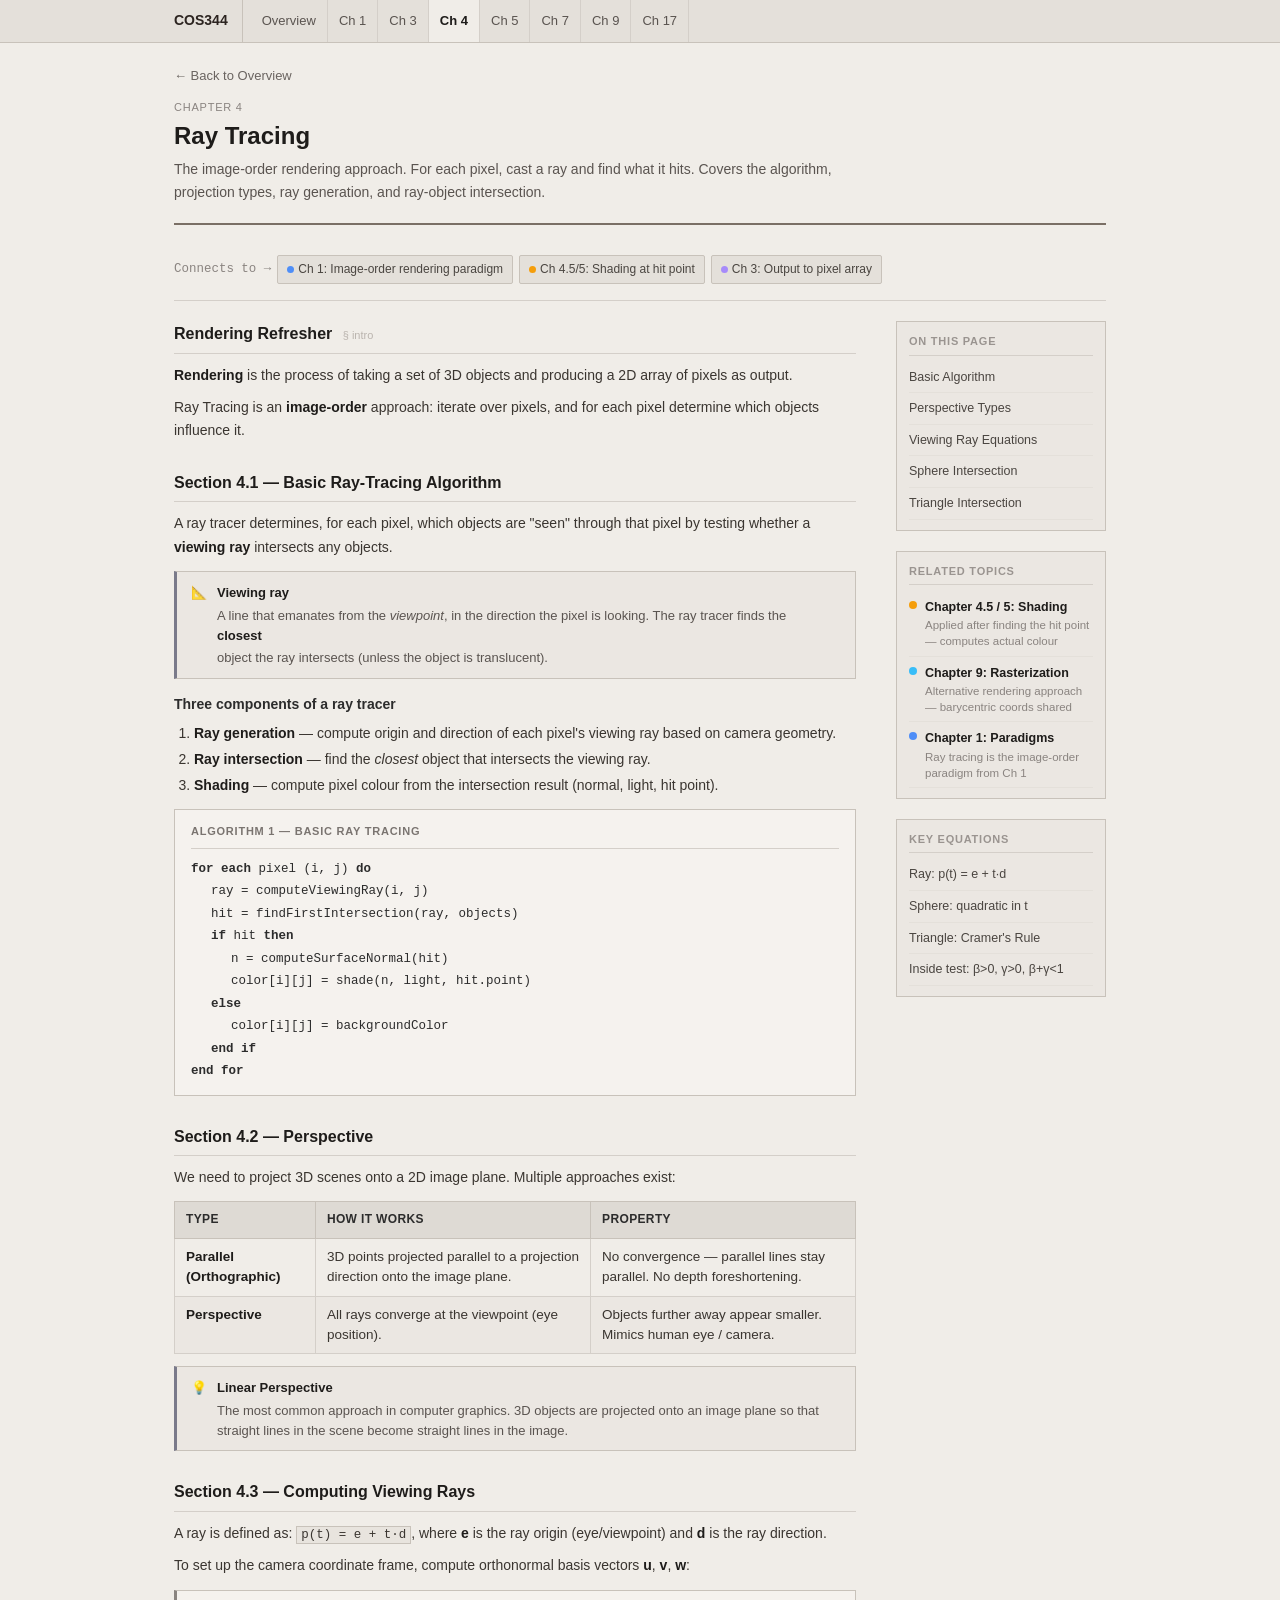
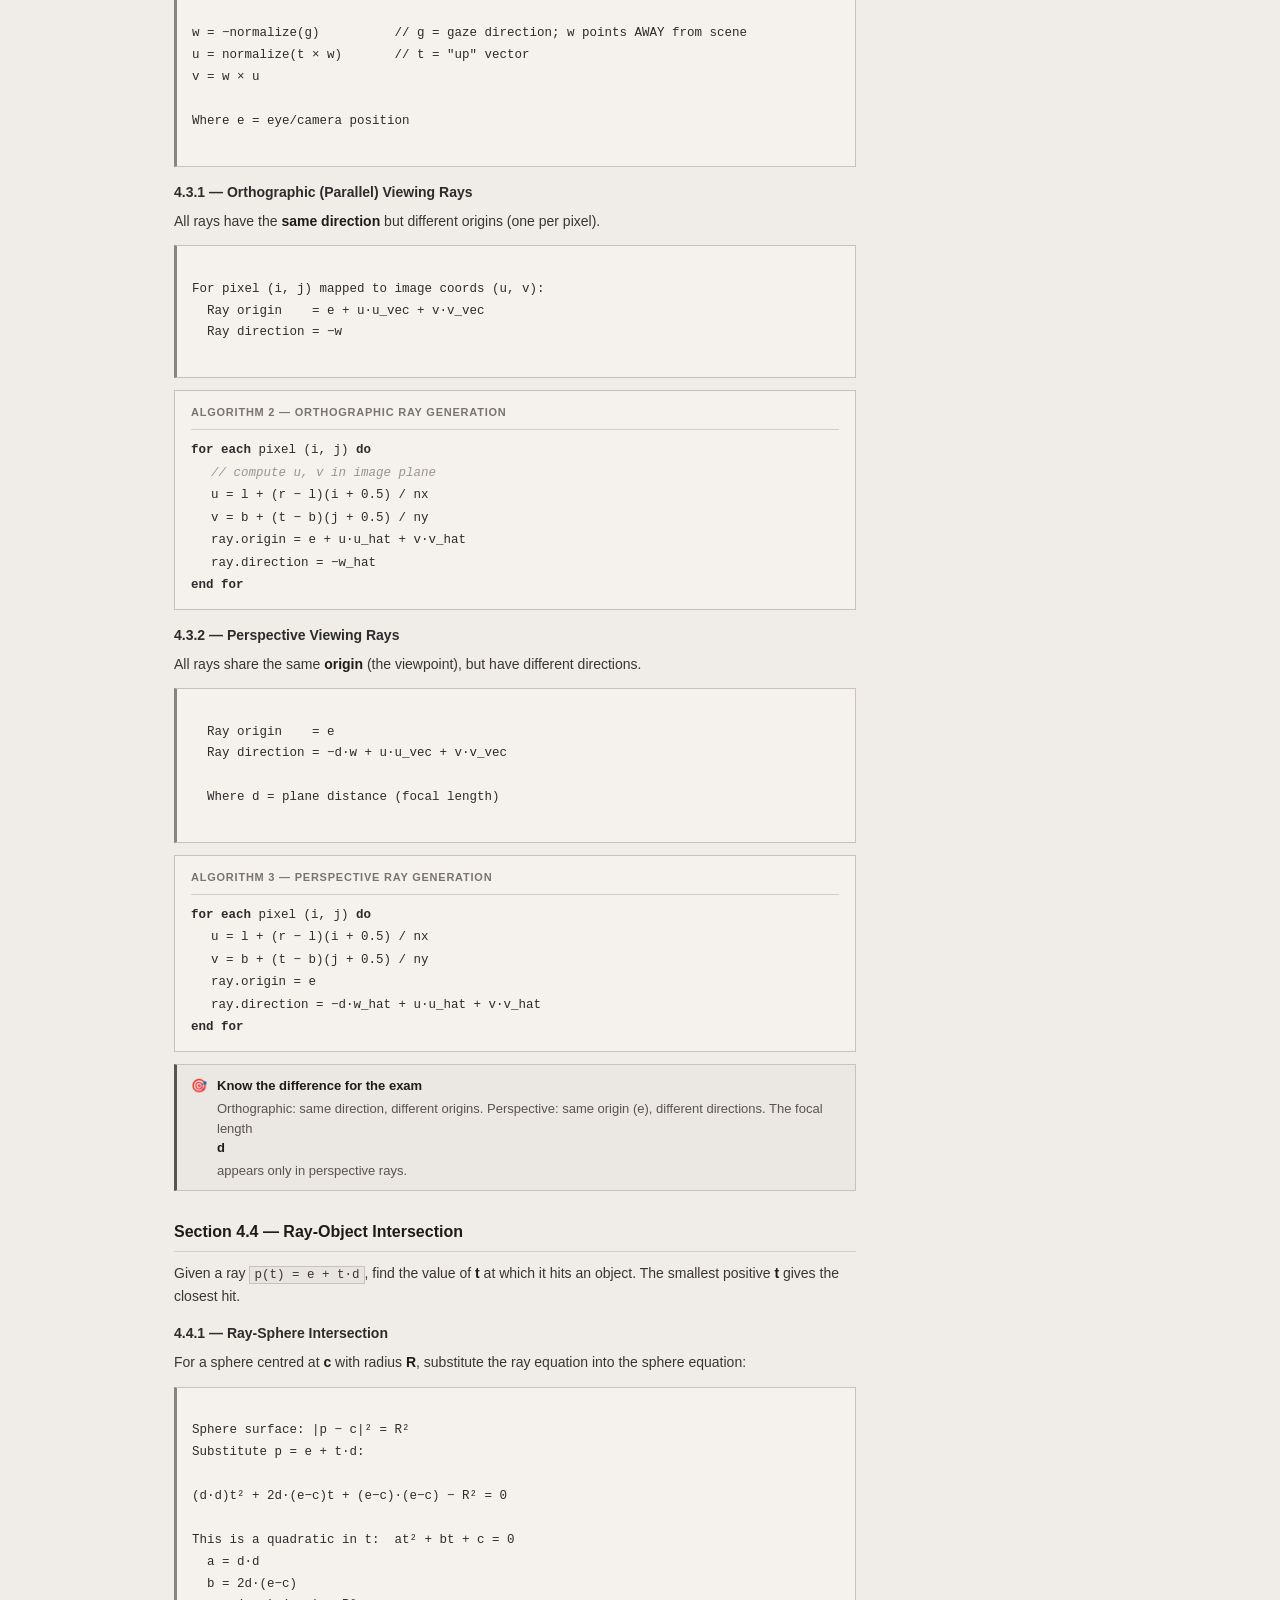
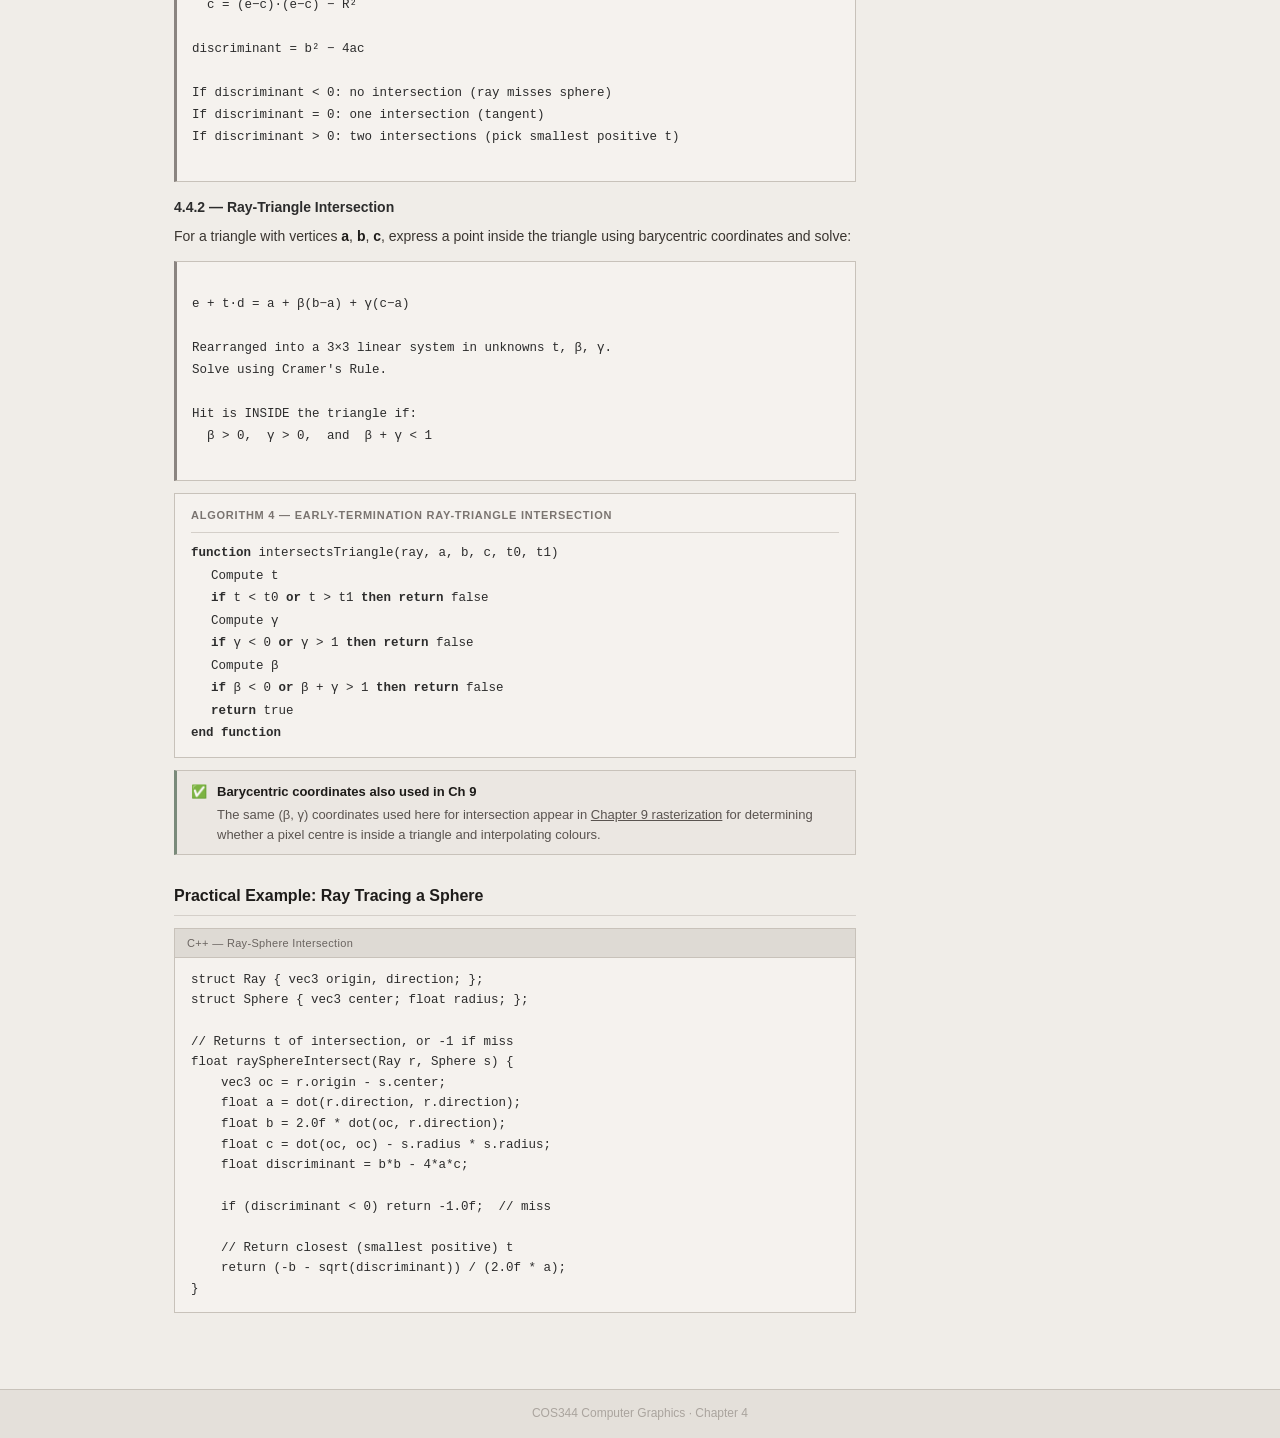
<file: SemTest1/ch4-raytracing.html>
<!DOCTYPE html>
<html lang="en">
<head>
  <meta charset="UTF-8" />
  <meta name="viewport" content="width=device-width, initial-scale=1.0" />
  <title>Ch 4: Ray Tracing — COS344</title>
  <link rel="stylesheet" href="style.css?v=3" />
</head>
<body>

<nav class="site-nav">
  <div class="nav-inner">
  <a href="index.html" class="nav-logo">COS344</a>
  <ul class="nav-links">
    <li><a href="index.html">Overview</a></li>
    <li><a href="ch1-intro.html">Ch 1</a></li>
    <li><a href="ch3-raster.html">Ch 3</a></li>
    <li><a href="ch4-raytracing.html" class="active">Ch 4</a></li>
    <li><a href="ch5-shading.html">Ch 5</a></li>
    <li><a href="ch7-transforms.html">Ch 7</a></li>
    <li><a href="ch9-rasterization.html">Ch 9</a></li>
    <li><a href="ch17-hardware.html">Ch 17</a></li>
  </ul>
  <button class="nav-toggle" aria-label="Toggle navigation" aria-expanded="false">
    <span></span><span></span><span></span>
  </button>
  </div>
</nav>

<div class="page-wrapper">
  <div class="topic-header">
    <a href="index.html" class="back-link">← Back to Overview</a>
    <div class="chapter-label">Chapter 4</div>
    <h1>Ray Tracing</h1>
    <p class="lead">The image-order rendering approach. For each pixel, cast a ray and find what it hits. Covers the algorithm, projection types, ray generation, and ray-object intersection.</p>
  </div>

  <div class="connections-bar">
    <span style="font-size:0.78rem; color:var(--text3); font-family:'Space Mono',monospace; align-self:center;">Connects to →</span>
    <a href="ch1-intro.html" class="conn-pill"><span class="pill-dot" style="background:#4f8ef7;"></span> Ch 1: Image-order rendering paradigm</a>
    <a href="ch5-shading.html" class="conn-pill"><span class="pill-dot" style="background:#f59e0b;"></span> Ch 4.5/5: Shading at hit point</a>
    <a href="ch3-raster.html" class="conn-pill"><span class="pill-dot" style="background:#a78bfa;"></span> Ch 3: Output to pixel array</a>
  </div>

  <div class="content-layout">
    <main class="main-content">

      <section>
        <h2>Rendering Refresher <span class="section-num">§ intro</span></h2>
        <p><strong>Rendering</strong> is the process of taking a set of 3D objects and producing a 2D array of pixels as output.</p>
        <p>Ray Tracing is an <strong>image-order</strong> approach: iterate over pixels, and for each pixel determine which objects influence it.</p>
      </section>

      <section>
        <h2>Section 4.1 — Basic Ray-Tracing Algorithm</h2>

        <p>A ray tracer determines, for each pixel, which objects are "seen" through that pixel by testing whether a <strong>viewing ray</strong> intersects any objects.</p>

        <div class="callout info">
          <span class="callout-icon">📐</span>
          <div class="callout-body">
            <strong>Viewing ray</strong>
            <p>A line that emanates from the <em>viewpoint</em>, in the direction the pixel is looking. The ray tracer finds the <strong>closest</strong> object the ray intersects (unless the object is translucent).</p>
          </div>
        </div>

        <h3>Three components of a ray tracer</h3>
        <ol>
          <li><strong>Ray generation</strong> — compute origin and direction of each pixel's viewing ray based on camera geometry.</li>
          <li><strong>Ray intersection</strong> — find the <em>closest</em> object that intersects the viewing ray.</li>
          <li><strong>Shading</strong> — compute pixel colour from the intersection result (normal, light, hit point).</li>
        </ol>

        <div class="algo-block">
          <div class="algo-title">Algorithm 1 — Basic Ray Tracing</div>
          <div><span class="kw">for each</span> pixel (i, j) <span class="kw">do</span></div>
          <div class="indent1">ray = <span class="fn">computeViewingRay</span>(i, j)</div>
          <div class="indent1">hit = <span class="fn">findFirstIntersection</span>(ray, objects)</div>
          <div class="indent1"><span class="kw">if</span> hit <span class="kw">then</span></div>
          <div class="indent2">n = <span class="fn">computeSurfaceNormal</span>(hit)</div>
          <div class="indent2">color[i][j] = <span class="fn">shade</span>(n, light, hit.point)</div>
          <div class="indent1"><span class="kw">else</span></div>
          <div class="indent2">color[i][j] = backgroundColor</div>
          <div class="indent1"><span class="kw">end if</span></div>
          <div><span class="kw">end for</span></div>
        </div>
      </section>

      <section>
        <h2>Section 4.2 — Perspective</h2>
        <p>We need to project 3D scenes onto a 2D image plane. Multiple approaches exist:</p>

        <div class="table-wrap">
        <table class="comparison-table">
          <thead>
            <tr><th>Type</th><th>How it works</th><th>Property</th></tr>
          </thead>
          <tbody>
            <tr>
              <td><strong class="hl-blue">Parallel (Orthographic)</strong></td>
              <td>3D points projected parallel to a projection direction onto the image plane.</td>
              <td>No convergence — parallel lines stay parallel. No depth foreshortening.</td>
            </tr>
            <tr>
              <td><strong class="hl-green">Perspective</strong></td>
              <td>All rays converge at the viewpoint (eye position).</td>
              <td>Objects further away appear smaller. Mimics human eye / camera.</td>
            </tr>
          </tbody>
        </table>
        </div>

        <div class="callout info">
          <span class="callout-icon">💡</span>
          <div class="callout-body">
            <strong>Linear Perspective</strong>
            <p>The most common approach in computer graphics. 3D objects are projected onto an image plane so that straight lines in the scene become straight lines in the image.</p>
          </div>
        </div>
      </section>

      <section>
        <h2>Section 4.3 — Computing Viewing Rays</h2>
        <p>A ray is defined as: <code>p(t) = e + t·d</code>, where <strong>e</strong> is the ray origin (eye/viewpoint) and <strong>d</strong> is the ray direction.</p>

        <p>To set up the camera coordinate frame, compute orthonormal basis vectors <strong>u</strong>, <strong>v</strong>, <strong>w</strong>:</p>
        <div class="math-block">
w = −normalize(g)          // g = gaze direction; w points AWAY from scene
u = normalize(t × w)       // t = "up" vector
v = w × u

Where e = eye/camera position
        </div>

        <h3>4.3.1 — Orthographic (Parallel) Viewing Rays</h3>
        <p>All rays have the <strong>same direction</strong> but different origins (one per pixel).</p>
        <div class="math-block">
For pixel (i, j) mapped to image coords (u, v):
  Ray origin    = e + u·u_vec + v·v_vec
  Ray direction = −w
        </div>

        <div class="algo-block">
          <div class="algo-title">Algorithm 2 — Orthographic Ray Generation</div>
          <div><span class="kw">for each</span> pixel (i, j) <span class="kw">do</span></div>
          <div class="indent1"><span class="cm">// compute u, v in image plane</span></div>
          <div class="indent1">u = l + (r − l)(i + 0.5) / nx</div>
          <div class="indent1">v = b + (t − b)(j + 0.5) / ny</div>
          <div class="indent1">ray.origin = e + u·u_hat + v·v_hat</div>
          <div class="indent1">ray.direction = −w_hat</div>
          <div><span class="kw">end for</span></div>
        </div>

        <h3>4.3.2 — Perspective Viewing Rays</h3>
        <p>All rays share the same <strong>origin</strong> (the viewpoint), but have different directions.</p>
        <div class="math-block">
  Ray origin    = e
  Ray direction = −d·w + u·u_vec + v·v_vec

  Where d = plane distance (focal length)
        </div>

        <div class="algo-block">
          <div class="algo-title">Algorithm 3 — Perspective Ray Generation</div>
          <div><span class="kw">for each</span> pixel (i, j) <span class="kw">do</span></div>
          <div class="indent1">u = l + (r − l)(i + 0.5) / nx</div>
          <div class="indent1">v = b + (t − b)(j + 0.5) / ny</div>
          <div class="indent1">ray.origin = e</div>
          <div class="indent1">ray.direction = −d·w_hat + u·u_hat + v·v_hat</div>
          <div><span class="kw">end for</span></div>
        </div>

        <div class="callout exam">
          <span class="callout-icon">🎯</span>
          <div class="callout-body">
            <strong>Know the difference for the exam</strong>
            <p>Orthographic: same direction, different origins. Perspective: same origin (e), different directions. The focal length <strong>d</strong> appears only in perspective rays.</p>
          </div>
        </div>
      </section>

      <section>
        <h2>Section 4.4 — Ray-Object Intersection</h2>
        <p>Given a ray <code>p(t) = e + t·d</code>, find the value of <strong>t</strong> at which it hits an object. The smallest positive <strong>t</strong> gives the closest hit.</p>

        <h3>4.4.1 — Ray-Sphere Intersection</h3>
        <p>For a sphere centred at <strong>c</strong> with radius <strong>R</strong>, substitute the ray equation into the sphere equation:</p>

        <div class="math-block">
Sphere surface: |p − c|² = R²
Substitute p = e + t·d:

(d·d)t² + 2d·(e−c)t + (e−c)·(e−c) − R² = 0

This is a quadratic in t:  at² + bt + c = 0
  a = d·d
  b = 2d·(e−c)
  c = (e−c)·(e−c) − R²

discriminant = b² − 4ac

If discriminant &lt; 0: no intersection (ray misses sphere)
If discriminant = 0: one intersection (tangent)
If discriminant &gt; 0: two intersections (pick smallest positive t)
        </div>

        <h3>4.4.2 — Ray-Triangle Intersection</h3>
        <p>For a triangle with vertices <strong>a</strong>, <strong>b</strong>, <strong>c</strong>, express a point inside the triangle using barycentric coordinates and solve:</p>

        <div class="math-block">
e + t·d = a + β(b−a) + γ(c−a)

Rearranged into a 3×3 linear system in unknowns t, β, γ.
Solve using Cramer's Rule.

Hit is INSIDE the triangle if:
  β &gt; 0,  γ &gt; 0,  and  β + γ &lt; 1
        </div>

        <div class="algo-block">
          <div class="algo-title">Algorithm 4 — Early-Termination Ray-Triangle Intersection</div>
          <div><span class="kw">function</span> <span class="fn">intersectsTriangle</span>(ray, a, b, c, t0, t1)</div>
          <div class="indent1">Compute t</div>
          <div class="indent1"><span class="kw">if</span> t &lt; t0 <span class="kw">or</span> t &gt; t1 <span class="kw">then return</span> false</div>
          <div class="indent1">Compute γ</div>
          <div class="indent1"><span class="kw">if</span> γ &lt; 0 <span class="kw">or</span> γ &gt; 1 <span class="kw">then return</span> false</div>
          <div class="indent1">Compute β</div>
          <div class="indent1"><span class="kw">if</span> β &lt; 0 <span class="kw">or</span> β + γ &gt; 1 <span class="kw">then return</span> false</div>
          <div class="indent1"><span class="kw">return</span> true</div>
          <div><span class="kw">end function</span></div>
        </div>

        <div class="callout tip">
          <span class="callout-icon">✅</span>
          <div class="callout-body">
            <strong>Barycentric coordinates also used in Ch 9</strong>
            <p>The same (β, γ) coordinates used here for intersection appear in <a href="ch9-rasterization.html" style="color:var(--accent3);">Chapter 9 rasterization</a> for determining whether a pixel centre is inside a triangle and interpolating colours.</p>
          </div>
        </div>
      </section>

      <section>
        <h2>Practical Example: Ray Tracing a Sphere</h2>

        <div class="code-block">
          <div class="code-header"><span class="dot" style="background:#f87171;"></span><span class="dot" style="background:#f59e0b;"></span><span class="dot" style="background:#34d399;"></span> C++ — Ray-Sphere Intersection</div>
          <pre>struct Ray { vec3 origin, direction; };
struct Sphere { vec3 center; float radius; };

// Returns t of intersection, or -1 if miss
float raySphereIntersect(Ray r, Sphere s) {
    vec3 oc = r.origin - s.center;
    float a = dot(r.direction, r.direction);
    float b = 2.0f * dot(oc, r.direction);
    float c = dot(oc, oc) - s.radius * s.radius;
    float discriminant = b*b - 4*a*c;

    if (discriminant &lt; 0) return -1.0f;  // miss

    // Return closest (smallest positive) t
    return (-b - sqrt(discriminant)) / (2.0f * a);
}</pre>
        </div>
      </section>

    </main>

    <aside class="sidebar">
      <div class="sidebar-card">
        <h4>On This Page</h4>
        <ul>
          <li><a href="#">Basic Algorithm</a></li>
          <li><a href="#">Perspective Types</a></li>
          <li><a href="#">Viewing Ray Equations</a></li>
          <li><a href="#">Sphere Intersection</a></li>
          <li><a href="#">Triangle Intersection</a></li>
        </ul>
      </div>

      <div class="sidebar-card">
        <h4>Related Topics</h4>
        <a href="ch5-shading.html" class="connection-item">
          <span class="conn-dot" style="background:#f59e0b;"></span>
          <div>
            <div class="conn-name">Chapter 4.5 / 5: Shading</div>
            <div class="conn-desc">Applied after finding the hit point — computes actual colour</div>
          </div>
        </a>
        <a href="ch9-rasterization.html" class="connection-item">
          <span class="conn-dot" style="background:#38bdf8;"></span>
          <div>
            <div class="conn-name">Chapter 9: Rasterization</div>
            <div class="conn-desc">Alternative rendering approach — barycentric coords shared</div>
          </div>
        </a>
        <a href="ch1-intro.html" class="connection-item">
          <span class="conn-dot" style="background:#4f8ef7;"></span>
          <div>
            <div class="conn-name">Chapter 1: Paradigms</div>
            <div class="conn-desc">Ray tracing is the image-order paradigm from Ch 1</div>
          </div>
        </a>
      </div>

      <div class="sidebar-card">
        <h4>Key Equations</h4>
        <ul>
          <li><a href="#">Ray: p(t) = e + t·d</a></li>
          <li><a href="#">Sphere: quadratic in t</a></li>
          <li><a href="#">Triangle: Cramer's Rule</a></li>
          <li><a href="#">Inside test: β&gt;0, γ&gt;0, β+γ&lt;1</a></li>
        </ul>
      </div>
    </aside>
  </div>
</div>

<footer><div class="page-wrapper">COS344 Computer Graphics · Chapter 4</div></footer>
<script>
(function(){
  var btn = document.querySelector(".nav-toggle");
  var menu = document.querySelector(".nav-links");
  if(btn && menu){
    btn.addEventListener("click", function(){
      var open = menu.classList.toggle("open");
      btn.classList.toggle("open", open);
      btn.setAttribute("aria-expanded", open);
    });
  }
})();
</script>
</body>
</html>
</file>
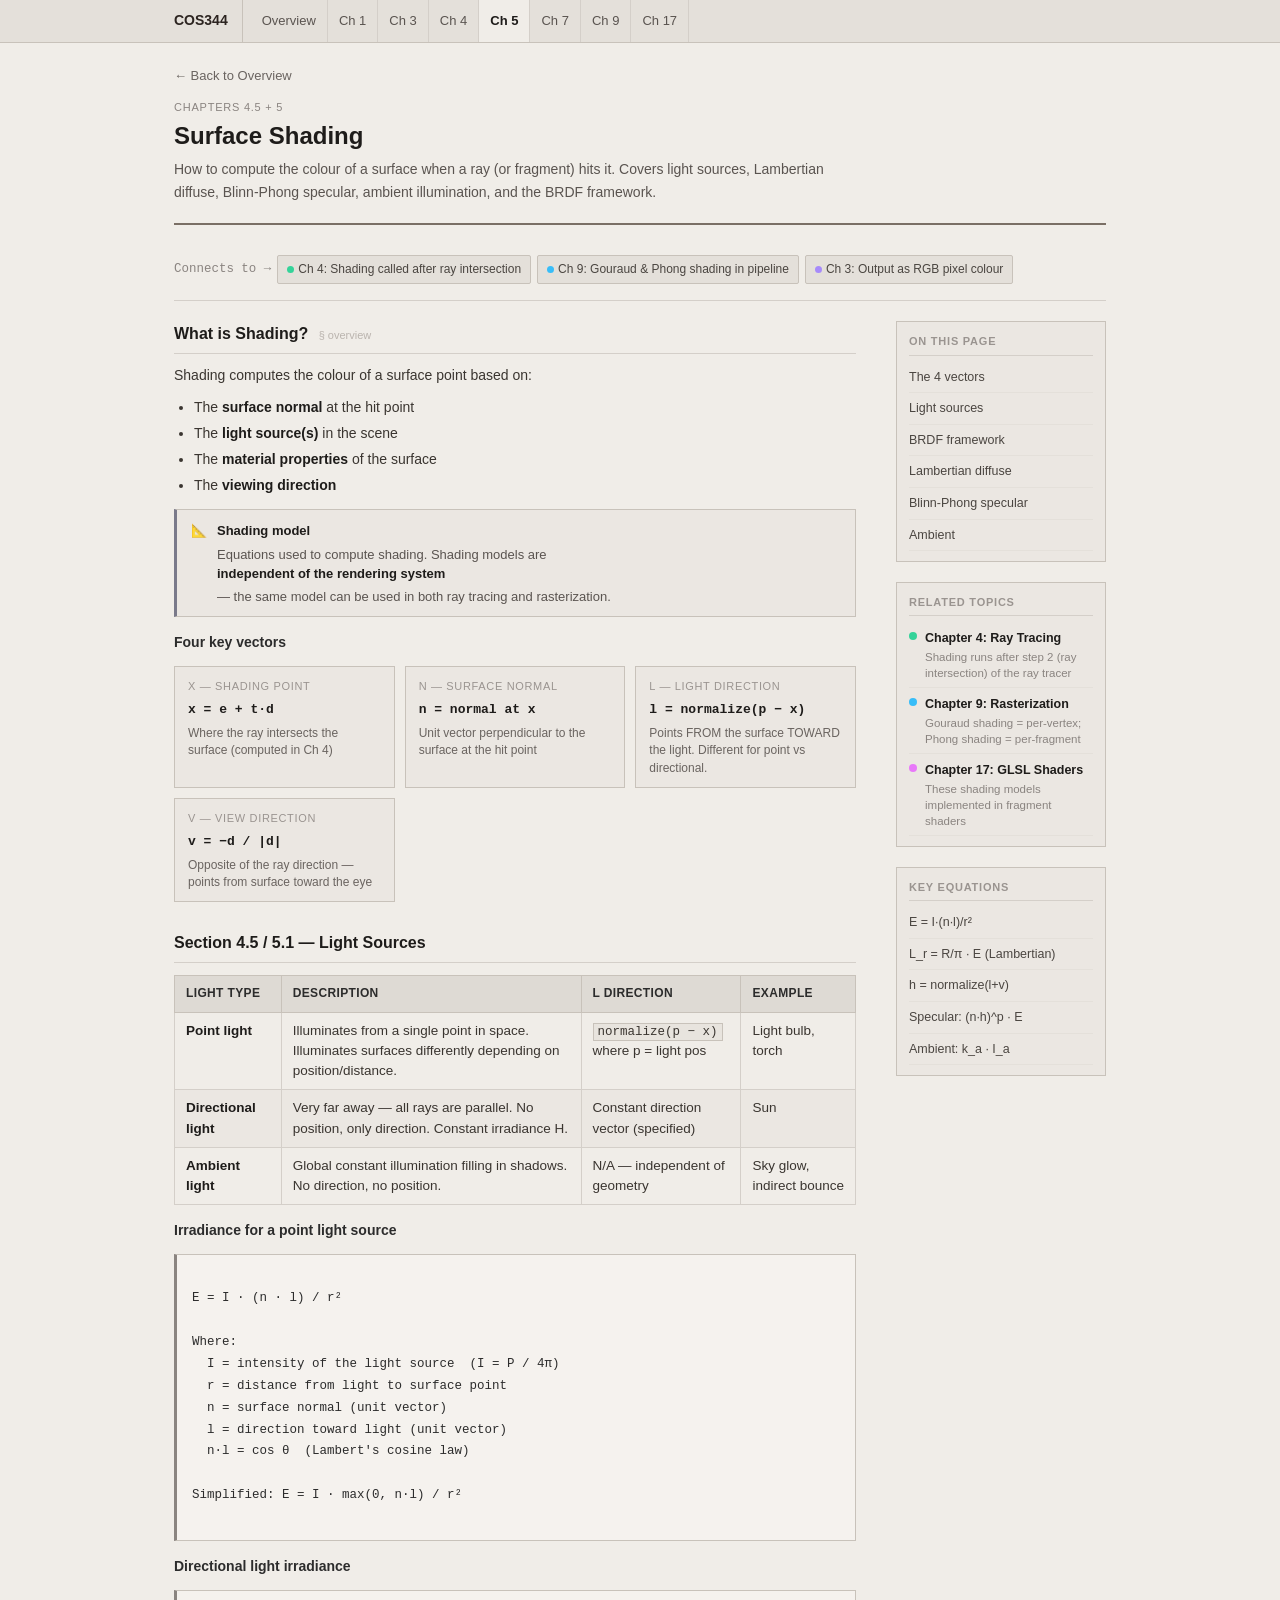
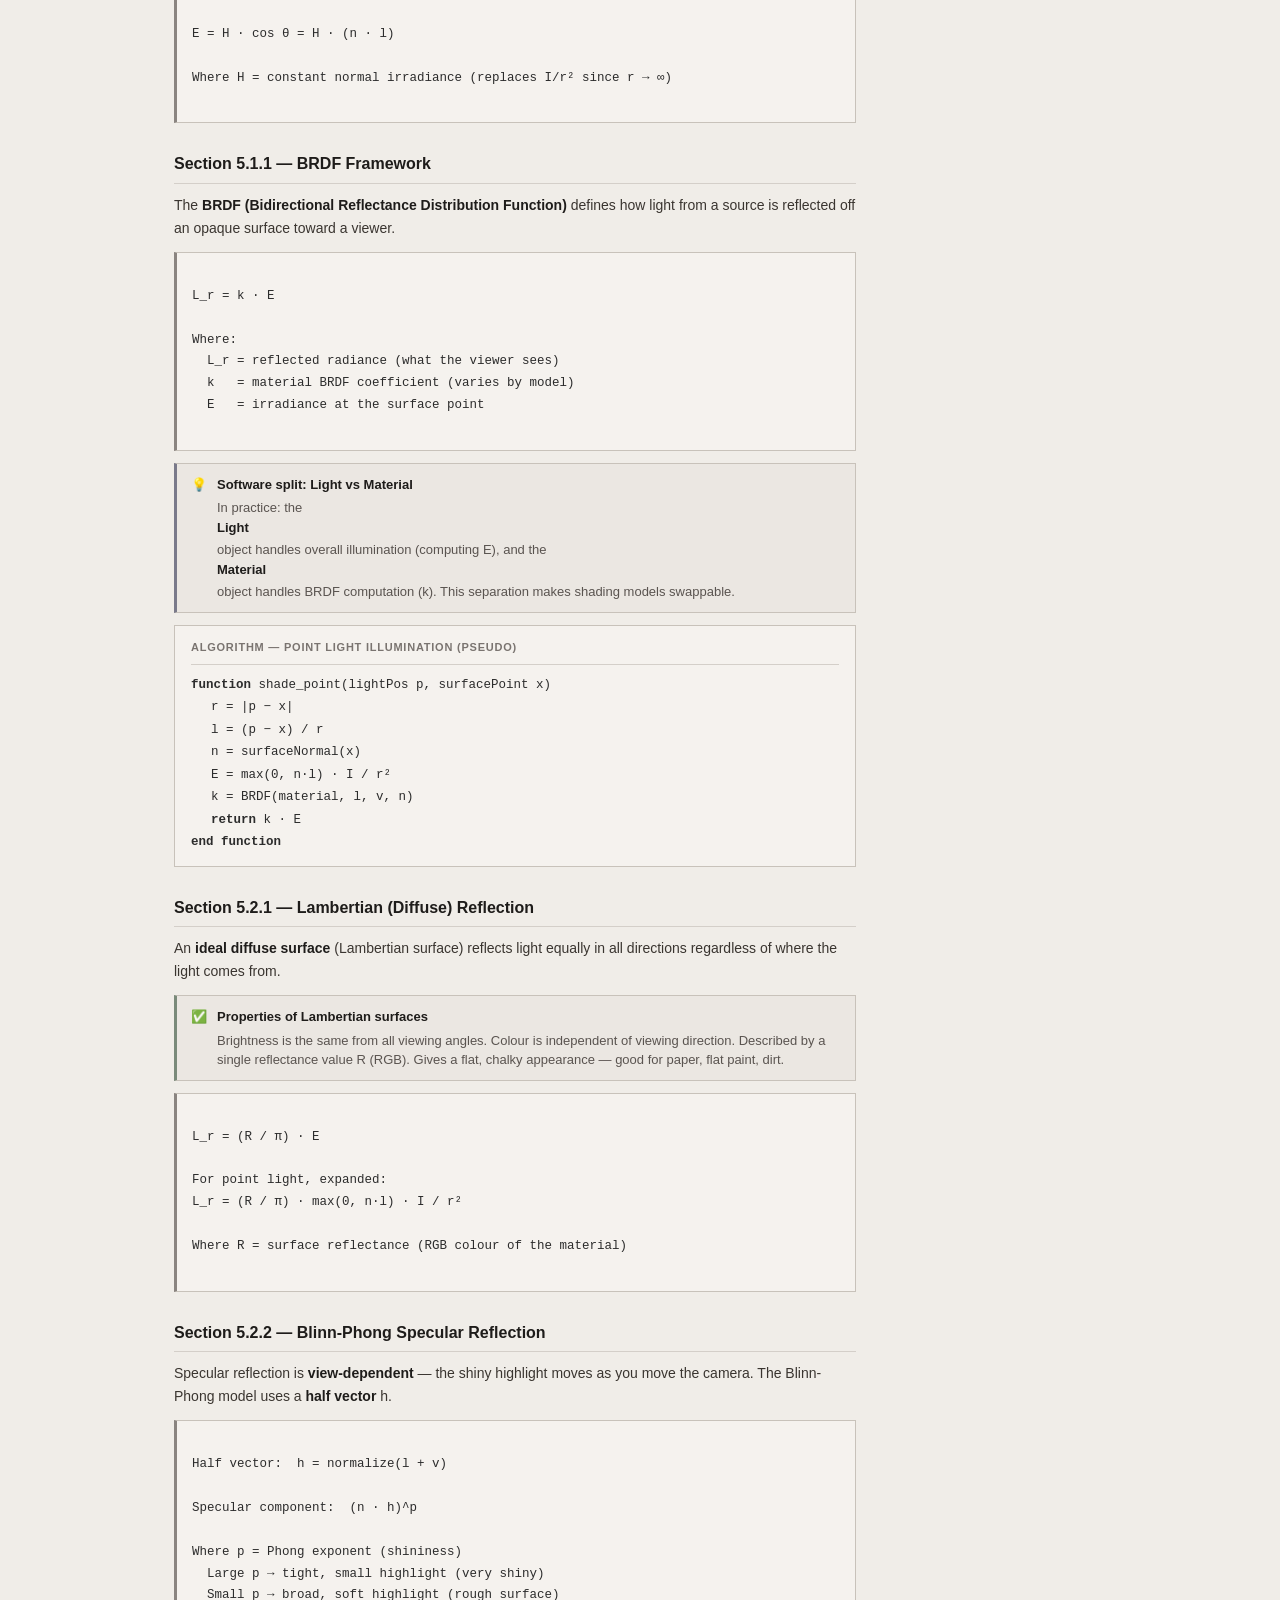
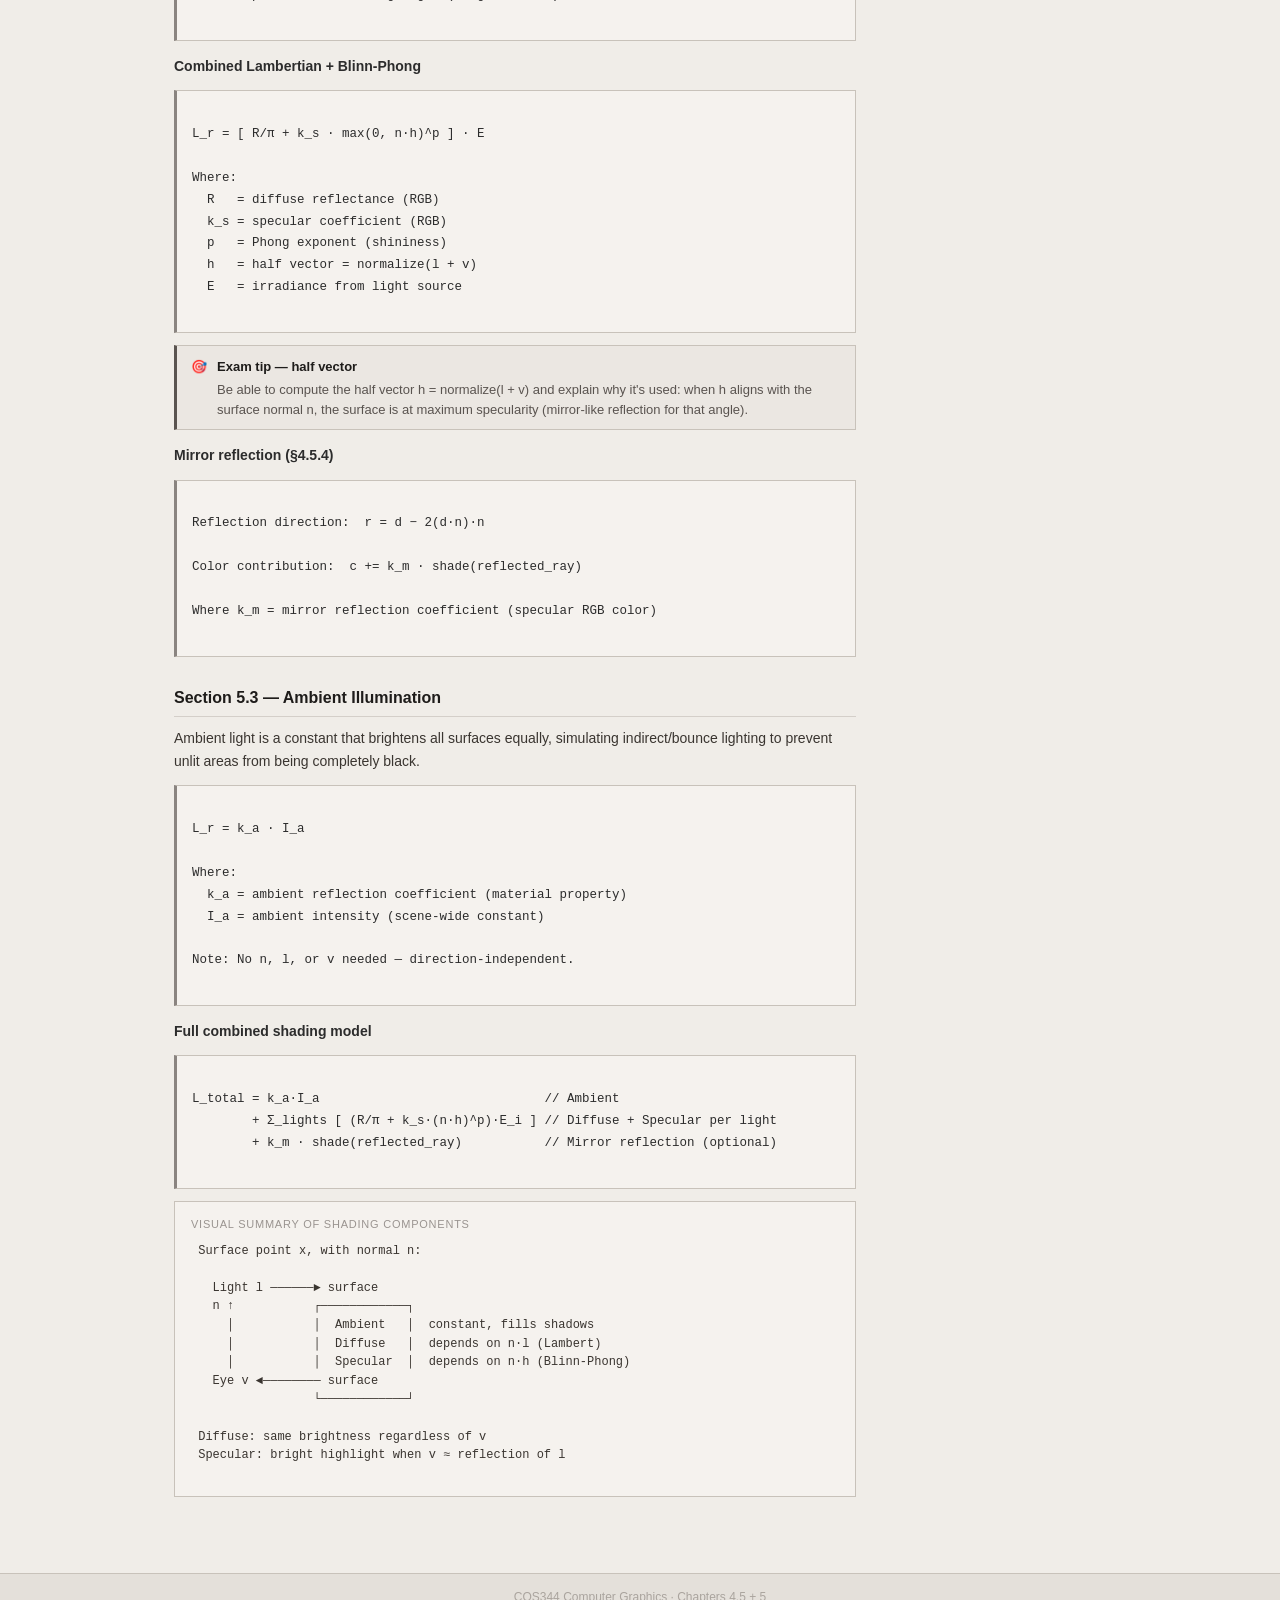
<file: SemTest1/ch5-shading.html>
<!DOCTYPE html>
<html lang="en">
<head>
  <meta charset="UTF-8" />
  <meta name="viewport" content="width=device-width, initial-scale=1.0" />
  <title>Ch 4.5/5: Surface Shading — COS344</title>
  <link rel="stylesheet" href="style.css?v=3" />
</head>
<body>

<nav class="site-nav">
  <div class="nav-inner">
  <a href="index.html" class="nav-logo">COS344</a>
  <ul class="nav-links">
    <li><a href="index.html">Overview</a></li>
    <li><a href="ch1-intro.html">Ch 1</a></li>
    <li><a href="ch3-raster.html">Ch 3</a></li>
    <li><a href="ch4-raytracing.html">Ch 4</a></li>
    <li><a href="ch5-shading.html" class="active">Ch 5</a></li>
    <li><a href="ch7-transforms.html">Ch 7</a></li>
    <li><a href="ch9-rasterization.html">Ch 9</a></li>
    <li><a href="ch17-hardware.html">Ch 17</a></li>
  </ul>
  <button class="nav-toggle" aria-label="Toggle navigation" aria-expanded="false">
    <span></span><span></span><span></span>
  </button>
  </div>
</nav>

<div class="page-wrapper">
  <div class="topic-header">
    <a href="index.html" class="back-link">← Back to Overview</a>
    <div class="chapter-label">Chapters 4.5 + 5</div>
    <h1>Surface Shading</h1>
    <p class="lead">How to compute the colour of a surface when a ray (or fragment) hits it. Covers light sources, Lambertian diffuse, Blinn-Phong specular, ambient illumination, and the BRDF framework.</p>
  </div>

  <div class="connections-bar">
    <span style="font-size:0.78rem; color:var(--text3); font-family:'Space Mono',monospace; align-self:center;">Connects to →</span>
    <a href="ch4-raytracing.html" class="conn-pill"><span class="pill-dot" style="background:#34d399;"></span> Ch 4: Shading called after ray intersection</a>
    <a href="ch9-rasterization.html" class="conn-pill"><span class="pill-dot" style="background:#38bdf8;"></span> Ch 9: Gouraud &amp; Phong shading in pipeline</a>
    <a href="ch3-raster.html" class="conn-pill"><span class="pill-dot" style="background:#a78bfa;"></span> Ch 3: Output as RGB pixel colour</a>
  </div>

  <div class="content-layout">
    <main class="main-content">

      <section>
        <h2>What is Shading? <span class="section-num">§ overview</span></h2>
        <p>Shading computes the colour of a surface point based on:</p>
        <ul>
          <li>The <strong>surface normal</strong> at the hit point</li>
          <li>The <strong>light source(s)</strong> in the scene</li>
          <li>The <strong>material properties</strong> of the surface</li>
          <li>The <strong>viewing direction</strong></li>
        </ul>

        <div class="callout info">
          <span class="callout-icon">📐</span>
          <div class="callout-body">
            <strong>Shading model</strong>
            <p>Equations used to compute shading. Shading models are <strong>independent of the rendering system</strong> — the same model can be used in both ray tracing and rasterization.</p>
          </div>
        </div>

        <h3>Four key vectors</h3>
        <div class="formula-grid">
          <div class="formula-card">
            <div class="f-label">x — shading point</div>
            <div class="f-eq">x = e + t·d</div>
            <div class="f-desc">Where the ray intersects the surface (computed in Ch 4)</div>
          </div>
          <div class="formula-card">
            <div class="f-label">n — surface normal</div>
            <div class="f-eq">n = normal at x</div>
            <div class="f-desc">Unit vector perpendicular to the surface at the hit point</div>
          </div>
          <div class="formula-card">
            <div class="f-label">l — light direction</div>
            <div class="f-eq">l = normalize(p − x)</div>
            <div class="f-desc">Points FROM the surface TOWARD the light. Different for point vs directional.</div>
          </div>
          <div class="formula-card">
            <div class="f-label">v — view direction</div>
            <div class="f-eq">v = −d / |d|</div>
            <div class="f-desc">Opposite of the ray direction — points from surface toward the eye</div>
          </div>
        </div>
      </section>

      <section>
        <h2>Section 4.5 / 5.1 — Light Sources</h2>

        <div class="table-wrap">
        <table class="comparison-table">
          <thead>
            <tr><th>Light Type</th><th>Description</th><th>l direction</th><th>Example</th></tr>
          </thead>
          <tbody>
            <tr>
              <td><strong class="hl-yellow">Point light</strong></td>
              <td>Illuminates from a single point in space. Illuminates surfaces differently depending on position/distance.</td>
              <td><code>normalize(p − x)</code> where p = light pos</td>
              <td>Light bulb, torch</td>
            </tr>
            <tr>
              <td><strong class="hl-blue">Directional light</strong></td>
              <td>Very far away — all rays are parallel. No position, only direction. Constant irradiance H.</td>
              <td>Constant direction vector (specified)</td>
              <td>Sun</td>
            </tr>
            <tr>
              <td><strong class="hl-green">Ambient light</strong></td>
              <td>Global constant illumination filling in shadows. No direction, no position.</td>
              <td>N/A — independent of geometry</td>
              <td>Sky glow, indirect bounce</td>
            </tr>
          </tbody>
        </table>
        </div>

        <h3>Irradiance for a point light source</h3>
        <div class="math-block">
E = I · (n · l) / r²

Where:
  I = intensity of the light source  (I = P / 4π)
  r = distance from light to surface point
  n = surface normal (unit vector)
  l = direction toward light (unit vector)
  n·l = cos θ  (Lambert's cosine law)

Simplified: E = I · max(0, n·l) / r²
        </div>

        <h3>Directional light irradiance</h3>
        <div class="math-block">
E = H · cos θ = H · (n · l)

Where H = constant normal irradiance (replaces I/r² since r → ∞)
        </div>
      </section>

      <section>
        <h2>Section 5.1.1 — BRDF Framework</h2>
        <p>The <strong>BRDF (Bidirectional Reflectance Distribution Function)</strong> defines how light from a source is reflected off an opaque surface toward a viewer.</p>

        <div class="math-block">
L_r = k · E

Where:
  L_r = reflected radiance (what the viewer sees)
  k   = material BRDF coefficient (varies by model)
  E   = irradiance at the surface point
        </div>

        <div class="callout info">
          <span class="callout-icon">💡</span>
          <div class="callout-body">
            <strong>Software split: Light vs Material</strong>
            <p>In practice: the <strong>Light</strong> object handles overall illumination (computing E), and the <strong>Material</strong> object handles BRDF computation (k). This separation makes shading models swappable.</p>
          </div>
        </div>

        <div class="algo-block">
          <div class="algo-title">Algorithm — Point Light Illumination (pseudo)</div>
          <div><span class="kw">function</span> <span class="fn">shade_point</span>(lightPos p, surfacePoint x)</div>
          <div class="indent1">r = |p − x|</div>
          <div class="indent1">l = (p − x) / r</div>
          <div class="indent1">n = <span class="fn">surfaceNormal</span>(x)</div>
          <div class="indent1">E = max(0, n·l) · I / r²</div>
          <div class="indent1">k = <span class="fn">BRDF</span>(material, l, v, n)</div>
          <div class="indent1"><span class="kw">return</span> k · E</div>
          <div><span class="kw">end function</span></div>
        </div>
      </section>

      <section>
        <h2>Section 5.2.1 — Lambertian (Diffuse) Reflection</h2>

        <p>An <strong>ideal diffuse surface</strong> (Lambertian surface) reflects light equally in all directions regardless of where the light comes from.</p>

        <div class="callout tip">
          <span class="callout-icon">✅</span>
          <div class="callout-body">
            <strong>Properties of Lambertian surfaces</strong>
            <p>Brightness is the same from all viewing angles. Colour is independent of viewing direction. Described by a single reflectance value R (RGB). Gives a flat, chalky appearance — good for paper, flat paint, dirt.</p>
          </div>
        </div>

        <div class="math-block">
L_r = (R / π) · E

For point light, expanded:
L_r = (R / π) · max(0, n·l) · I / r²

Where R = surface reflectance (RGB colour of the material)
        </div>
      </section>

      <section>
        <h2>Section 5.2.2 — Blinn-Phong Specular Reflection</h2>

        <p>Specular reflection is <strong>view-dependent</strong> — the shiny highlight moves as you move the camera. The Blinn-Phong model uses a <strong>half vector</strong> h.</p>

        <div class="math-block">
Half vector:  h = normalize(l + v)

Specular component:  (n · h)^p

Where p = Phong exponent (shininess)
  Large p → tight, small highlight (very shiny)
  Small p → broad, soft highlight (rough surface)
        </div>

        <h3>Combined Lambertian + Blinn-Phong</h3>
        <div class="math-block">
L_r = [ R/π + k_s · max(0, n·h)^p ] · E

Where:
  R   = diffuse reflectance (RGB)
  k_s = specular coefficient (RGB)
  p   = Phong exponent (shininess)
  h   = half vector = normalize(l + v)
  E   = irradiance from light source
        </div>

        <div class="callout exam">
          <span class="callout-icon">🎯</span>
          <div class="callout-body">
            <strong>Exam tip — half vector</strong>
            <p>Be able to compute the half vector h = normalize(l + v) and explain why it's used: when h aligns with the surface normal n, the surface is at maximum specularity (mirror-like reflection for that angle).</p>
          </div>
        </div>

        <h3>Mirror reflection (§4.5.4)</h3>
        <div class="math-block">
Reflection direction:  r = d − 2(d·n)·n

Color contribution:  c += k_m · shade(reflected_ray)

Where k_m = mirror reflection coefficient (specular RGB color)
        </div>
      </section>

      <section>
        <h2>Section 5.3 — Ambient Illumination</h2>
        <p>Ambient light is a constant that brightens all surfaces equally, simulating indirect/bounce lighting to prevent unlit areas from being completely black.</p>

        <div class="math-block">
L_r = k_a · I_a

Where:
  k_a = ambient reflection coefficient (material property)
  I_a = ambient intensity (scene-wide constant)

Note: No n, l, or v needed — direction-independent.
        </div>

        <h3>Full combined shading model</h3>
        <div class="math-block">
L_total = k_a·I_a                              // Ambient
        + Σ_lights [ (R/π + k_s·(n·h)^p)·E_i ] // Diffuse + Specular per light
        + k_m · shade(reflected_ray)           // Mirror reflection (optional)
        </div>

        <div class="diagram-box">
          <div class="diagram-title">Visual summary of shading components</div>
          <pre>
 Surface point x, with normal n:

   Light l ──────► surface
   n ↑           ┌────────────┐
     │           │  Ambient   │  constant, fills shadows
     │           │  Diffuse   │  depends on n·l (Lambert)
     │           │  Specular  │  depends on n·h (Blinn-Phong)
   Eye v ◄──────── surface
                 └────────────┘

 Diffuse: same brightness regardless of v
 Specular: bright highlight when v ≈ reflection of l
          </pre>
        </div>
      </section>

    </main>

    <aside class="sidebar">
      <div class="sidebar-card">
        <h4>On This Page</h4>
        <ul>
          <li><a href="#">The 4 vectors</a></li>
          <li><a href="#">Light sources</a></li>
          <li><a href="#">BRDF framework</a></li>
          <li><a href="#">Lambertian diffuse</a></li>
          <li><a href="#">Blinn-Phong specular</a></li>
          <li><a href="#">Ambient</a></li>
        </ul>
      </div>

      <div class="sidebar-card">
        <h4>Related Topics</h4>
        <a href="ch4-raytracing.html" class="connection-item">
          <span class="conn-dot" style="background:#34d399;"></span>
          <div>
            <div class="conn-name">Chapter 4: Ray Tracing</div>
            <div class="conn-desc">Shading runs after step 2 (ray intersection) of the ray tracer</div>
          </div>
        </a>
        <a href="ch9-rasterization.html" class="connection-item">
          <span class="conn-dot" style="background:#38bdf8;"></span>
          <div>
            <div class="conn-name">Chapter 9: Rasterization</div>
            <div class="conn-desc">Gouraud shading = per-vertex; Phong shading = per-fragment</div>
          </div>
        </a>
        <a href="ch17-hardware.html" class="connection-item">
          <span class="conn-dot" style="background:#e879f9;"></span>
          <div>
            <div class="conn-name">Chapter 17: GLSL Shaders</div>
            <div class="conn-desc">These shading models implemented in fragment shaders</div>
          </div>
        </a>
      </div>

      <div class="sidebar-card">
        <h4>Key Equations</h4>
        <ul>
          <li><a href="#">E = I·(n·l)/r²</a></li>
          <li><a href="#">L_r = R/π · E (Lambertian)</a></li>
          <li><a href="#">h = normalize(l+v)</a></li>
          <li><a href="#">Specular: (n·h)^p · E</a></li>
          <li><a href="#">Ambient: k_a · I_a</a></li>
        </ul>
      </div>
    </aside>
  </div>
</div>

<footer><div class="page-wrapper">COS344 Computer Graphics · Chapters 4.5 + 5</div></footer>
<script>
(function(){
  var btn = document.querySelector(".nav-toggle");
  var menu = document.querySelector(".nav-links");
  if(btn && menu){
    btn.addEventListener("click", function(){
      var open = menu.classList.toggle("open");
      btn.classList.toggle("open", open);
      btn.setAttribute("aria-expanded", open);
    });
  }
})();
</script>
</body>
</html>
</file>
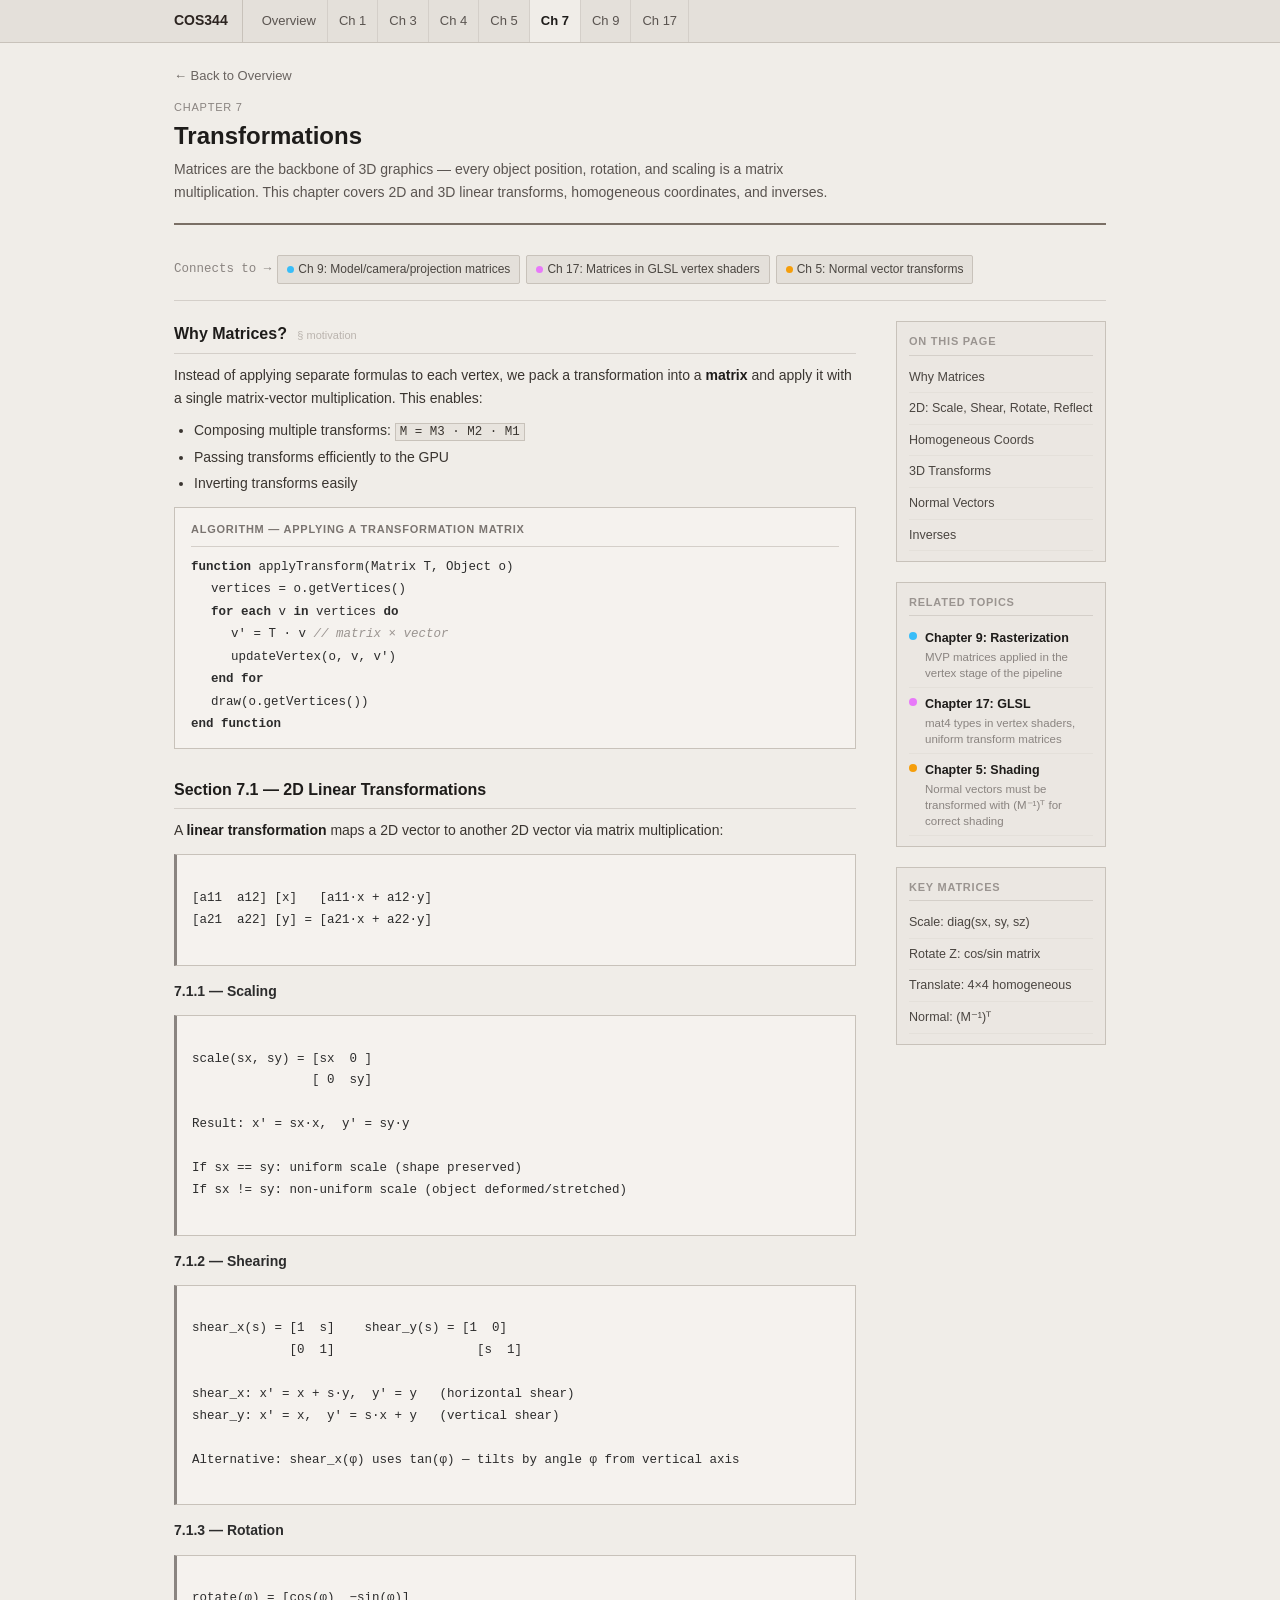
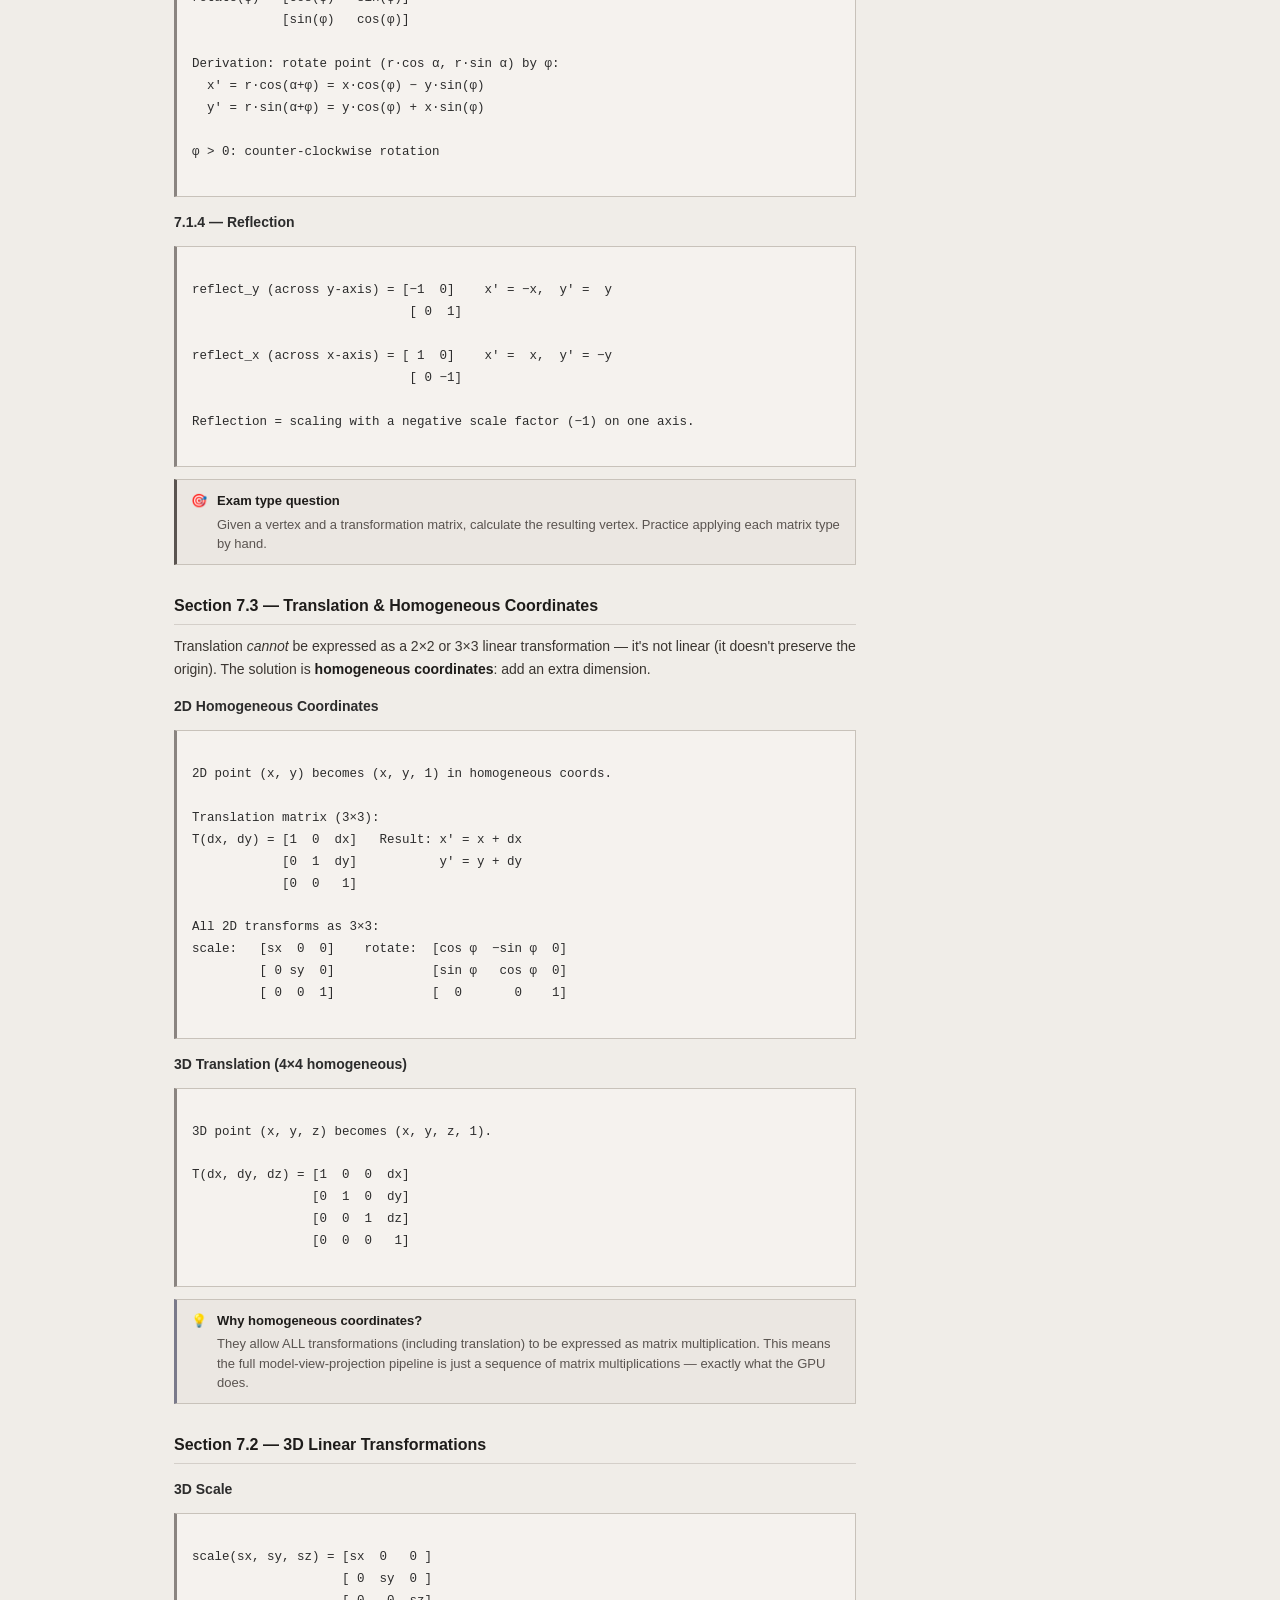
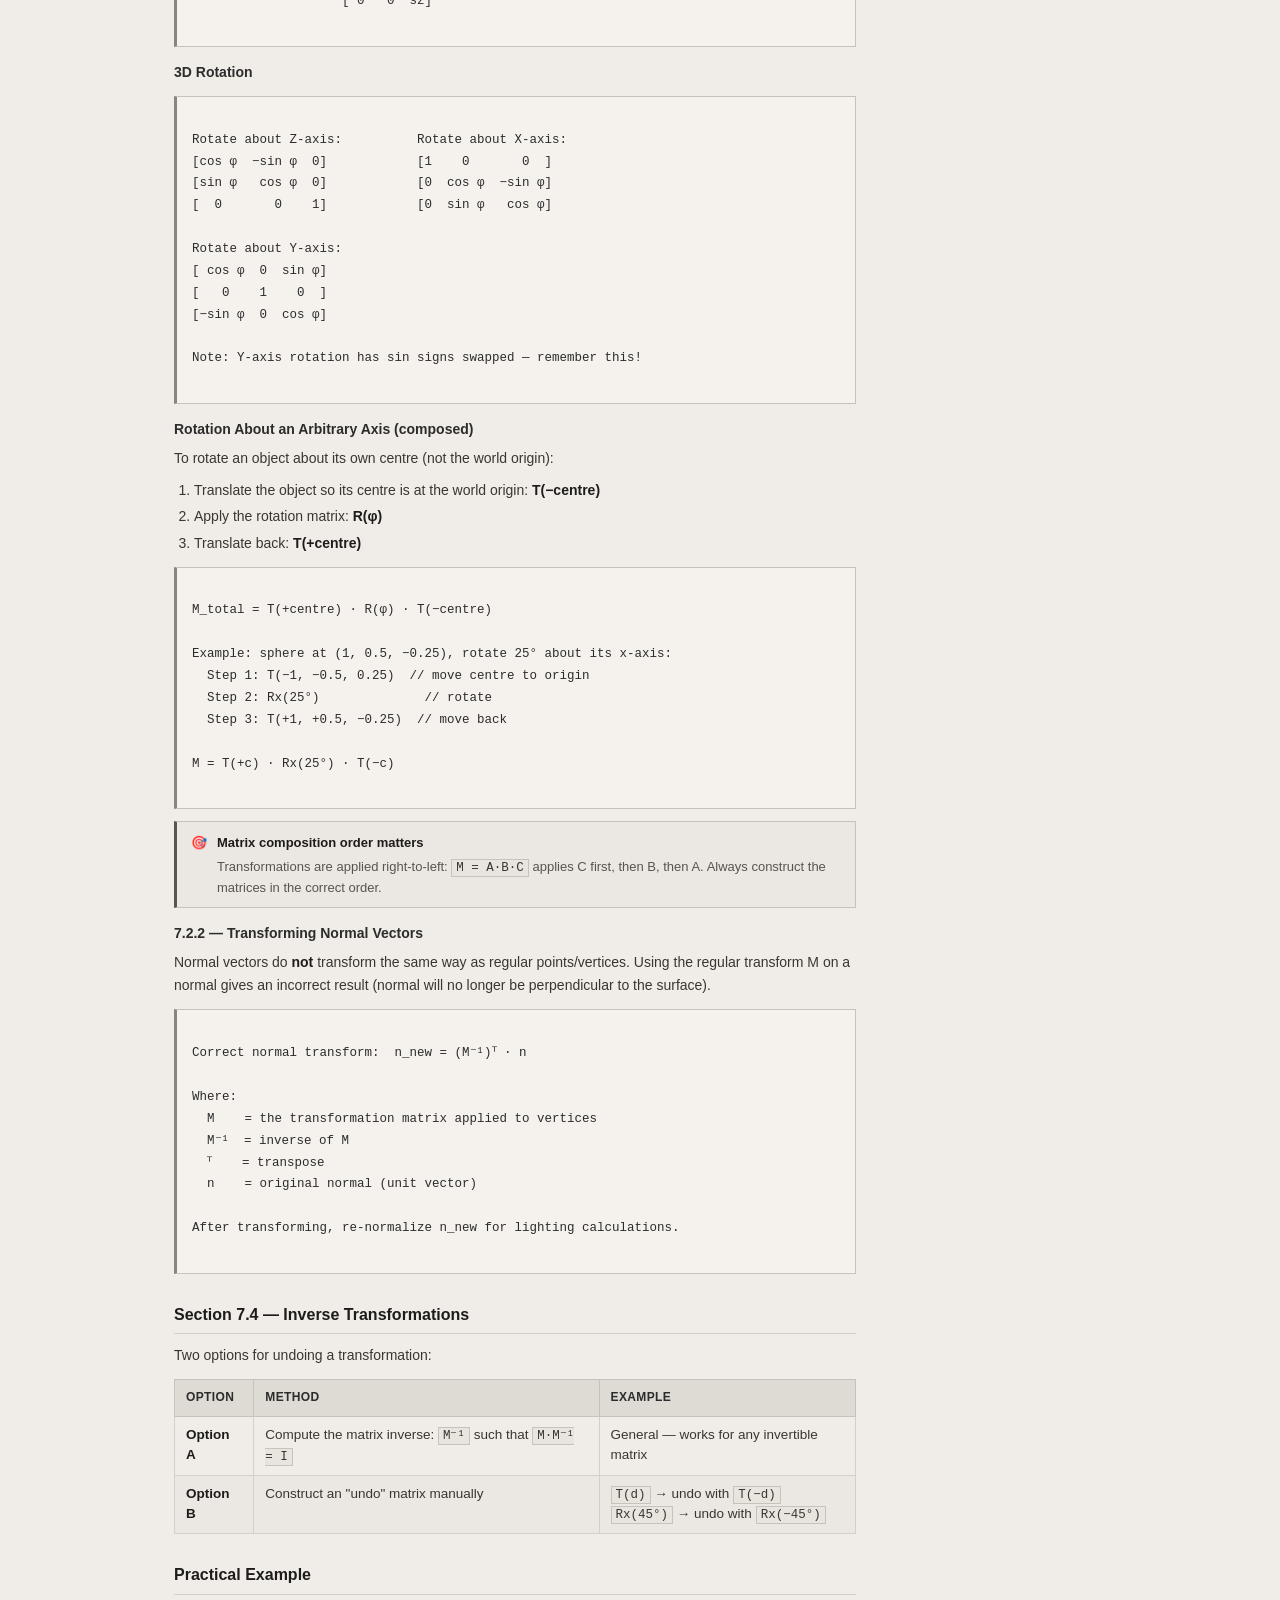
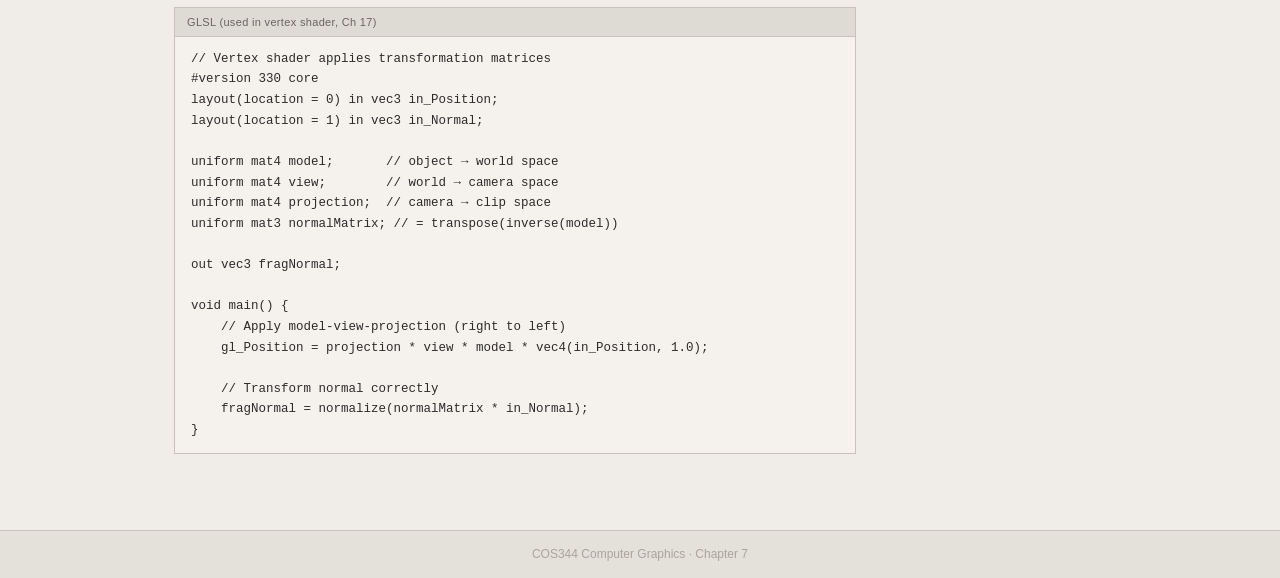
<file: SemTest1/ch7-transforms.html>
<!DOCTYPE html>
<html lang="en">
<head>
  <meta charset="UTF-8" />
  <meta name="viewport" content="width=device-width, initial-scale=1.0" />
  <title>Ch 7: Transformations — COS344</title>
  <link rel="stylesheet" href="style.css?v=3" />
</head>
<body>

<nav class="site-nav">
  <div class="nav-inner">
  <a href="index.html" class="nav-logo">COS344</a>
  <ul class="nav-links">
    <li><a href="index.html">Overview</a></li>
    <li><a href="ch1-intro.html">Ch 1</a></li>
    <li><a href="ch3-raster.html">Ch 3</a></li>
    <li><a href="ch4-raytracing.html">Ch 4</a></li>
    <li><a href="ch5-shading.html">Ch 5</a></li>
    <li><a href="ch7-transforms.html" class="active">Ch 7</a></li>
    <li><a href="ch9-rasterization.html">Ch 9</a></li>
    <li><a href="ch17-hardware.html">Ch 17</a></li>
  </ul>
  <button class="nav-toggle" aria-label="Toggle navigation" aria-expanded="false">
    <span></span><span></span><span></span>
  </button>
  </div>
</nav>

<div class="page-wrapper">
  <div class="topic-header">
    <a href="index.html" class="back-link">← Back to Overview</a>
    <div class="chapter-label">Chapter 7</div>
    <h1>Transformations</h1>
    <p class="lead">Matrices are the backbone of 3D graphics — every object position, rotation, and scaling is a matrix multiplication. This chapter covers 2D and 3D linear transforms, homogeneous coordinates, and inverses.</p>
  </div>

  <div class="connections-bar">
    <span style="font-size:0.78rem; color:var(--text3); font-family:'Space Mono',monospace; align-self:center;">Connects to →</span>
    <a href="ch9-rasterization.html" class="conn-pill"><span class="pill-dot" style="background:#38bdf8;"></span> Ch 9: Model/camera/projection matrices</a>
    <a href="ch17-hardware.html" class="conn-pill"><span class="pill-dot" style="background:#e879f9;"></span> Ch 17: Matrices in GLSL vertex shaders</a>
    <a href="ch5-shading.html" class="conn-pill"><span class="pill-dot" style="background:#f59e0b;"></span> Ch 5: Normal vector transforms</a>
  </div>

  <div class="content-layout">
    <main class="main-content">

      <section>
        <h2>Why Matrices? <span class="section-num">§ motivation</span></h2>
        <p>Instead of applying separate formulas to each vertex, we pack a transformation into a <strong>matrix</strong> and apply it with a single matrix-vector multiplication. This enables:</p>
        <ul>
          <li>Composing multiple transforms: <code>M = M3 · M2 · M1</code></li>
          <li>Passing transforms efficiently to the GPU</li>
          <li>Inverting transforms easily</li>
        </ul>

        <div class="algo-block">
          <div class="algo-title">Algorithm — Applying a Transformation Matrix</div>
          <div><span class="kw">function</span> <span class="fn">applyTransform</span>(Matrix T, Object o)</div>
          <div class="indent1">vertices = o.<span class="fn">getVertices</span>()</div>
          <div class="indent1"><span class="kw">for each</span> v <span class="kw">in</span> vertices <span class="kw">do</span></div>
          <div class="indent2">v' = T · v  <span class="cm">// matrix × vector</span></div>
          <div class="indent2"><span class="fn">updateVertex</span>(o, v, v')</div>
          <div class="indent1"><span class="kw">end for</span></div>
          <div class="indent1"><span class="fn">draw</span>(o.<span class="fn">getVertices</span>())</div>
          <div><span class="kw">end function</span></div>
        </div>
      </section>

      <section>
        <h2>Section 7.1 — 2D Linear Transformations</h2>
        <p>A <strong>linear transformation</strong> maps a 2D vector to another 2D vector via matrix multiplication:</p>
        <div class="math-block">
[a11  a12] [x]   [a11·x + a12·y]
[a21  a22] [y] = [a21·x + a22·y]
        </div>

        <h3>7.1.1 — Scaling</h3>
        <div class="math-block">
scale(sx, sy) = [sx  0 ]
                [ 0  sy]

Result: x' = sx·x,  y' = sy·y

If sx == sy: uniform scale (shape preserved)
If sx != sy: non-uniform scale (object deformed/stretched)
        </div>

        <h3>7.1.2 — Shearing</h3>
        <div class="math-block">
shear_x(s) = [1  s]    shear_y(s) = [1  0]
             [0  1]                   [s  1]

shear_x: x' = x + s·y,  y' = y   (horizontal shear)
shear_y: x' = x,  y' = s·x + y   (vertical shear)

Alternative: shear_x(φ) uses tan(φ) — tilts by angle φ from vertical axis
        </div>

        <h3>7.1.3 — Rotation</h3>
        <div class="math-block">
rotate(φ) = [cos(φ)  −sin(φ)]
            [sin(φ)   cos(φ)]

Derivation: rotate point (r·cos α, r·sin α) by φ:
  x' = r·cos(α+φ) = x·cos(φ) − y·sin(φ)
  y' = r·sin(α+φ) = y·cos(φ) + x·sin(φ)

φ > 0: counter-clockwise rotation
        </div>

        <h3>7.1.4 — Reflection</h3>
        <div class="math-block">
reflect_y (across y-axis) = [−1  0]    x' = −x,  y' =  y
                             [ 0  1]

reflect_x (across x-axis) = [ 1  0]    x' =  x,  y' = −y
                             [ 0 −1]

Reflection = scaling with a negative scale factor (−1) on one axis.
        </div>

        <div class="callout exam">
          <span class="callout-icon">🎯</span>
          <div class="callout-body">
            <strong>Exam type question</strong>
            <p>Given a vertex and a transformation matrix, calculate the resulting vertex. Practice applying each matrix type by hand.</p>
          </div>
        </div>
      </section>

      <section>
        <h2>Section 7.3 — Translation &amp; Homogeneous Coordinates</h2>
        <p>Translation <em>cannot</em> be expressed as a 2×2 or 3×3 linear transformation — it's not linear (it doesn't preserve the origin). The solution is <strong>homogeneous coordinates</strong>: add an extra dimension.</p>

        <h3>2D Homogeneous Coordinates</h3>
        <div class="math-block">
2D point (x, y) becomes (x, y, 1) in homogeneous coords.

Translation matrix (3×3):
T(dx, dy) = [1  0  dx]   Result: x' = x + dx
            [0  1  dy]           y' = y + dy
            [0  0   1]

All 2D transforms as 3×3:
scale:   [sx  0  0]    rotate:  [cos φ  −sin φ  0]
         [ 0 sy  0]             [sin φ   cos φ  0]
         [ 0  0  1]             [  0       0    1]
        </div>

        <h3>3D Translation (4×4 homogeneous)</h3>
        <div class="math-block">
3D point (x, y, z) becomes (x, y, z, 1).

T(dx, dy, dz) = [1  0  0  dx]
                [0  1  0  dy]
                [0  0  1  dz]
                [0  0  0   1]
        </div>

        <div class="callout info">
          <span class="callout-icon">💡</span>
          <div class="callout-body">
            <strong>Why homogeneous coordinates?</strong>
            <p>They allow ALL transformations (including translation) to be expressed as matrix multiplication. This means the full model-view-projection pipeline is just a sequence of matrix multiplications — exactly what the GPU does.</p>
          </div>
        </div>
      </section>

      <section>
        <h2>Section 7.2 — 3D Linear Transformations</h2>

        <h3>3D Scale</h3>
        <div class="math-block">
scale(sx, sy, sz) = [sx  0   0 ]
                    [ 0  sy  0 ]
                    [ 0   0  sz]
        </div>

        <h3>3D Rotation</h3>
        <div class="math-block">
Rotate about Z-axis:          Rotate about X-axis:
[cos φ  −sin φ  0]            [1    0       0  ]
[sin φ   cos φ  0]            [0  cos φ  −sin φ]
[  0       0    1]            [0  sin φ   cos φ]

Rotate about Y-axis:
[ cos φ  0  sin φ]
[   0    1    0  ]
[−sin φ  0  cos φ]

Note: Y-axis rotation has sin signs swapped — remember this!
        </div>

        <h3>Rotation About an Arbitrary Axis (composed)</h3>
        <p>To rotate an object about its own centre (not the world origin):</p>
        <ol>
          <li>Translate the object so its centre is at the world origin: <strong>T(−centre)</strong></li>
          <li>Apply the rotation matrix: <strong>R(φ)</strong></li>
          <li>Translate back: <strong>T(+centre)</strong></li>
        </ol>
        <div class="math-block">
M_total = T(+centre) · R(φ) · T(−centre)

Example: sphere at (1, 0.5, −0.25), rotate 25° about its x-axis:
  Step 1: T(−1, −0.5, 0.25)  // move centre to origin
  Step 2: Rx(25°)              // rotate
  Step 3: T(+1, +0.5, −0.25)  // move back

M = T(+c) · Rx(25°) · T(−c)
        </div>

        <div class="callout exam">
          <span class="callout-icon">🎯</span>
          <div class="callout-body">
            <strong>Matrix composition order matters</strong>
            <p>Transformations are applied right-to-left: <code>M = A·B·C</code> applies C first, then B, then A. Always construct the matrices in the correct order.</p>
          </div>
        </div>

        <h3>7.2.2 — Transforming Normal Vectors</h3>
        <p>Normal vectors do <strong>not</strong> transform the same way as regular points/vertices. Using the regular transform M on a normal gives an incorrect result (normal will no longer be perpendicular to the surface).</p>

        <div class="math-block">
Correct normal transform:  n_new = (M⁻¹)ᵀ · n

Where:
  M    = the transformation matrix applied to vertices
  M⁻¹  = inverse of M
  ᵀ    = transpose
  n    = original normal (unit vector)

After transforming, re-normalize n_new for lighting calculations.
        </div>
      </section>

      <section>
        <h2>Section 7.4 — Inverse Transformations</h2>
        <p>Two options for undoing a transformation:</p>

        <div class="table-wrap">
        <table class="comparison-table">
          <thead>
            <tr><th>Option</th><th>Method</th><th>Example</th></tr>
          </thead>
          <tbody>
            <tr>
              <td><strong>Option A</strong></td>
              <td>Compute the matrix inverse: <code>M⁻¹</code> such that <code>M·M⁻¹ = I</code></td>
              <td>General — works for any invertible matrix</td>
            </tr>
            <tr>
              <td><strong>Option B</strong></td>
              <td>Construct an "undo" matrix manually</td>
              <td><code>T(d)</code> → undo with <code>T(−d)</code><br><code>Rx(45°)</code> → undo with <code>Rx(−45°)</code></td>
            </tr>
          </tbody>
        </table>
        </div>
      </section>

      <section>
        <h2>Practical Example</h2>
        <div class="code-block">
          <div class="code-header"><span class="dot" style="background:#f87171;"></span><span class="dot" style="background:#f59e0b;"></span><span class="dot" style="background:#34d399;"></span> GLSL (used in vertex shader, Ch 17)</div>
          <pre>// Vertex shader applies transformation matrices
#version 330 core
layout(location = 0) in vec3 in_Position;
layout(location = 1) in vec3 in_Normal;

uniform mat4 model;       // object → world space
uniform mat4 view;        // world → camera space
uniform mat4 projection;  // camera → clip space
uniform mat3 normalMatrix; // = transpose(inverse(model))

out vec3 fragNormal;

void main() {
    // Apply model-view-projection (right to left)
    gl_Position = projection * view * model * vec4(in_Position, 1.0);

    // Transform normal correctly
    fragNormal = normalize(normalMatrix * in_Normal);
}</pre>
        </div>
      </section>

    </main>

    <aside class="sidebar">
      <div class="sidebar-card">
        <h4>On This Page</h4>
        <ul>
          <li><a href="#">Why Matrices</a></li>
          <li><a href="#">2D: Scale, Shear, Rotate, Reflect</a></li>
          <li><a href="#">Homogeneous Coords</a></li>
          <li><a href="#">3D Transforms</a></li>
          <li><a href="#">Normal Vectors</a></li>
          <li><a href="#">Inverses</a></li>
        </ul>
      </div>

      <div class="sidebar-card">
        <h4>Related Topics</h4>
        <a href="ch9-rasterization.html" class="connection-item">
          <span class="conn-dot" style="background:#38bdf8;"></span>
          <div>
            <div class="conn-name">Chapter 9: Rasterization</div>
            <div class="conn-desc">MVP matrices applied in the vertex stage of the pipeline</div>
          </div>
        </a>
        <a href="ch17-hardware.html" class="connection-item">
          <span class="conn-dot" style="background:#e879f9;"></span>
          <div>
            <div class="conn-name">Chapter 17: GLSL</div>
            <div class="conn-desc">mat4 types in vertex shaders, uniform transform matrices</div>
          </div>
        </a>
        <a href="ch5-shading.html" class="connection-item">
          <span class="conn-dot" style="background:#f59e0b;"></span>
          <div>
            <div class="conn-name">Chapter 5: Shading</div>
            <div class="conn-desc">Normal vectors must be transformed with (M⁻¹)ᵀ for correct shading</div>
          </div>
        </a>
      </div>

      <div class="sidebar-card">
        <h4>Key Matrices</h4>
        <ul>
          <li><a href="#">Scale: diag(sx, sy, sz)</a></li>
          <li><a href="#">Rotate Z: cos/sin matrix</a></li>
          <li><a href="#">Translate: 4×4 homogeneous</a></li>
          <li><a href="#">Normal: (M⁻¹)ᵀ</a></li>
        </ul>
      </div>
    </aside>
  </div>
</div>

<footer><div class="page-wrapper">COS344 Computer Graphics · Chapter 7</div></footer>
<script>
(function(){
  var btn = document.querySelector(".nav-toggle");
  var menu = document.querySelector(".nav-links");
  if(btn && menu){
    btn.addEventListener("click", function(){
      var open = menu.classList.toggle("open");
      btn.classList.toggle("open", open);
      btn.setAttribute("aria-expanded", open);
    });
  }
})();
</script>
</body>
</html>
</file>
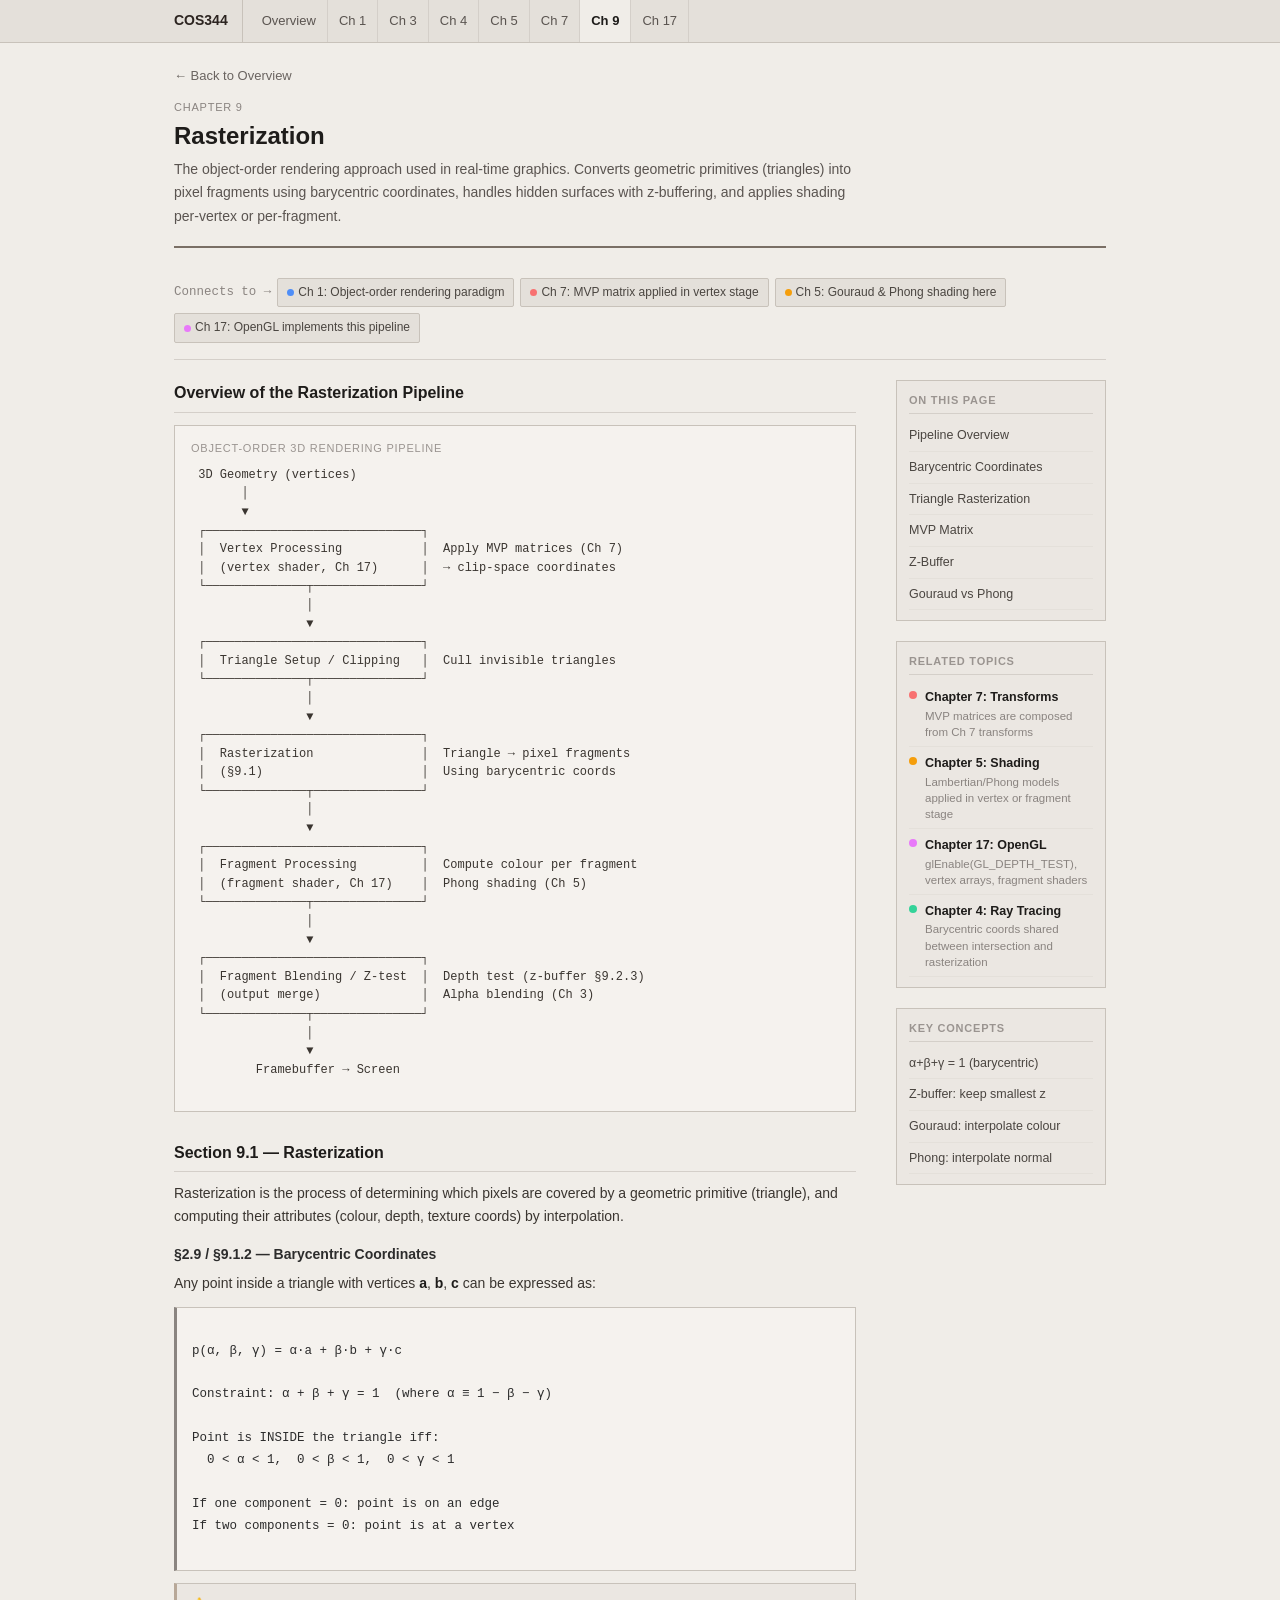
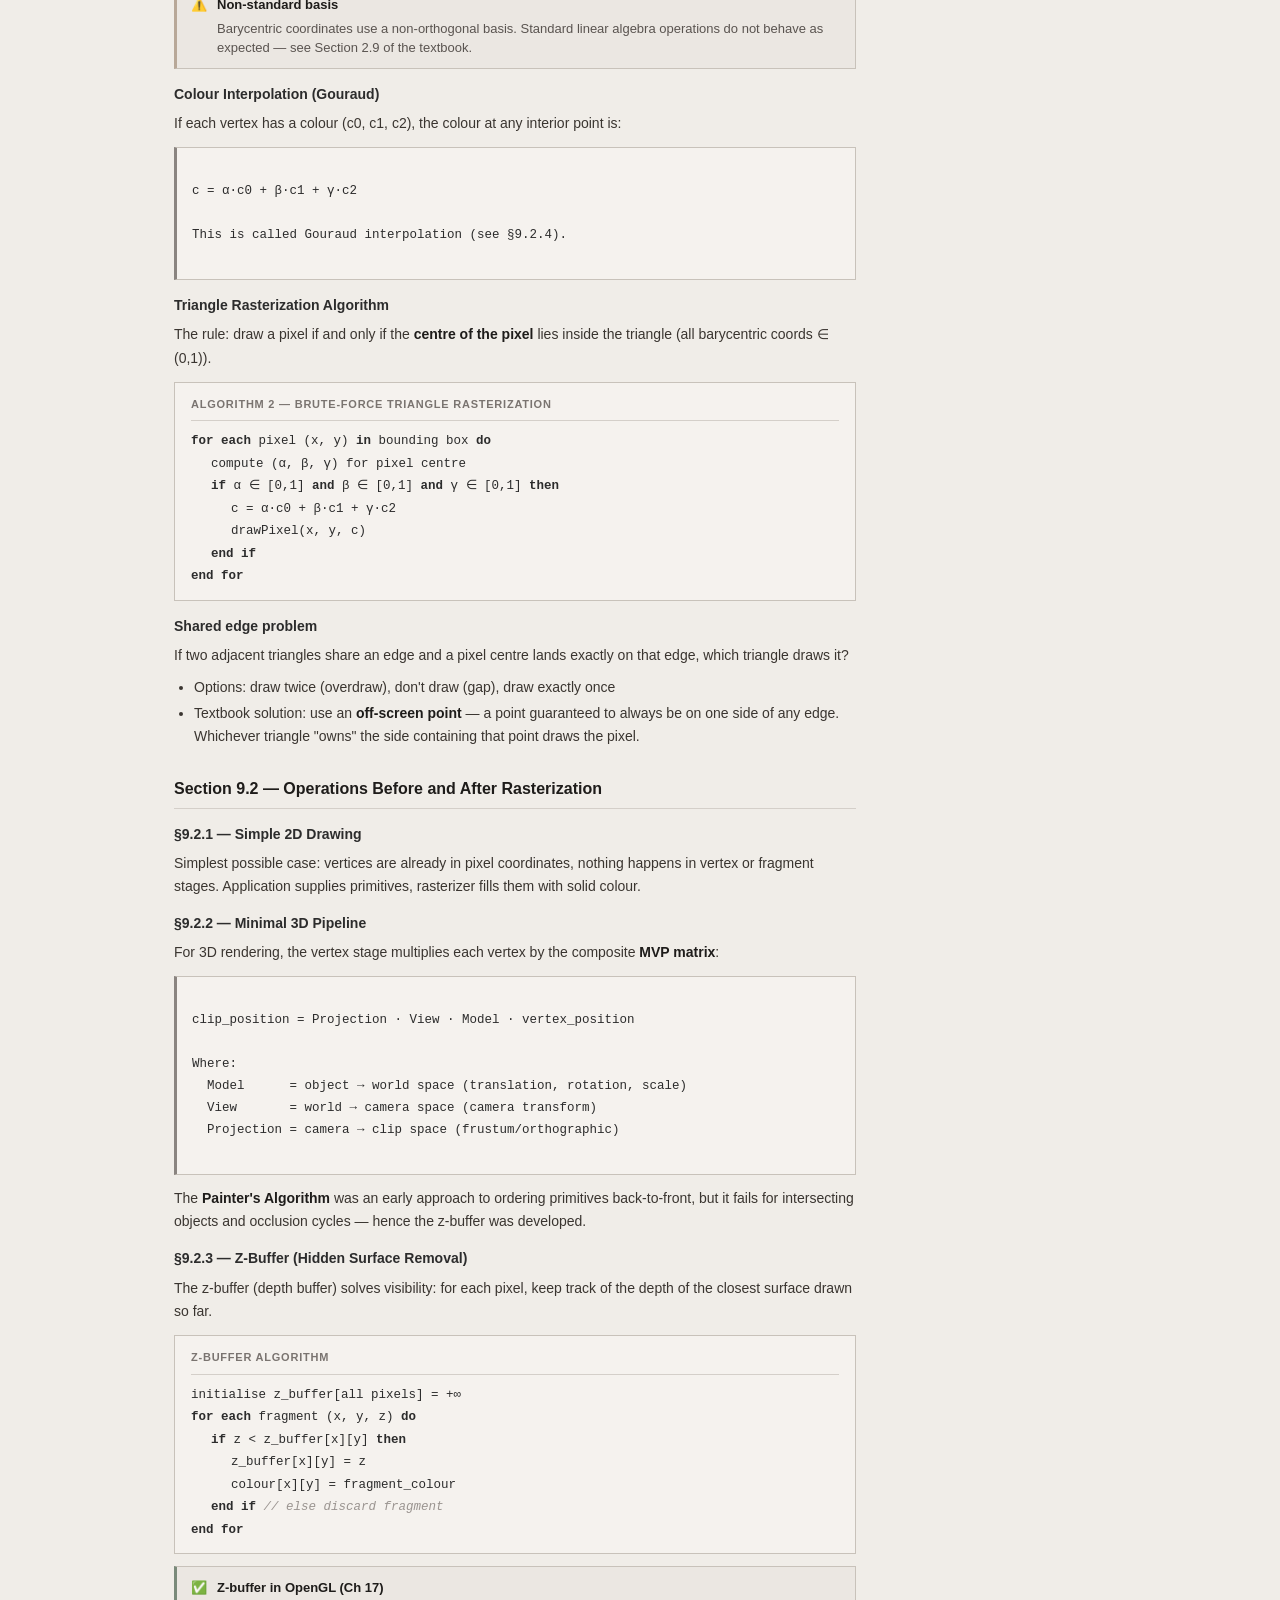
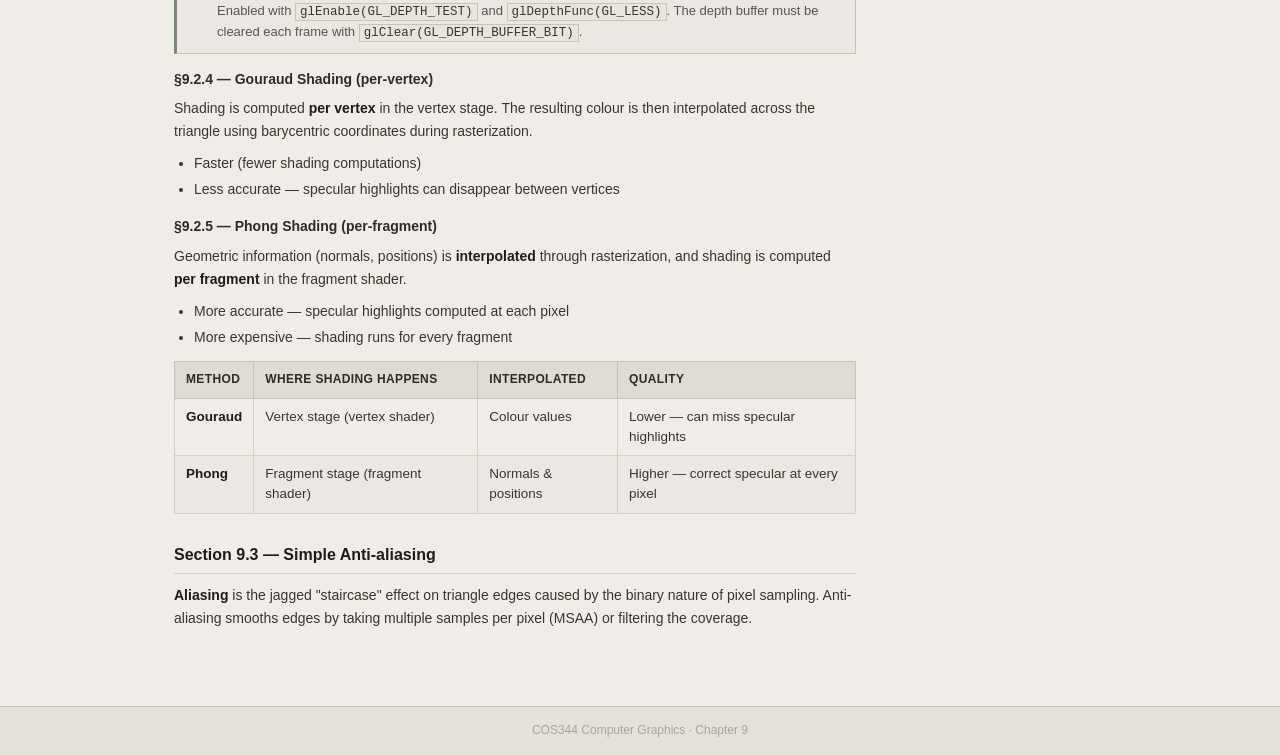
<file: SemTest1/ch9-rasterization.html>
<!DOCTYPE html>
<html lang="en">
<head>
  <meta charset="UTF-8" />
  <meta name="viewport" content="width=device-width, initial-scale=1.0" />
  <title>Ch 9: Rasterization — COS344</title>
  <link rel="stylesheet" href="style.css?v=3" />
</head>
<body>

<nav class="site-nav">
  <div class="nav-inner">
  <a href="index.html" class="nav-logo">COS344</a>
  <ul class="nav-links">
    <li><a href="index.html">Overview</a></li>
    <li><a href="ch1-intro.html">Ch 1</a></li>
    <li><a href="ch3-raster.html">Ch 3</a></li>
    <li><a href="ch4-raytracing.html">Ch 4</a></li>
    <li><a href="ch5-shading.html">Ch 5</a></li>
    <li><a href="ch7-transforms.html">Ch 7</a></li>
    <li><a href="ch9-rasterization.html" class="active">Ch 9</a></li>
    <li><a href="ch17-hardware.html">Ch 17</a></li>
  </ul>
  <button class="nav-toggle" aria-label="Toggle navigation" aria-expanded="false">
    <span></span><span></span><span></span>
  </button>
  </div>
</nav>

<div class="page-wrapper">
  <div class="topic-header">
    <a href="index.html" class="back-link">← Back to Overview</a>
    <div class="chapter-label">Chapter 9</div>
    <h1>Rasterization</h1>
    <p class="lead">The object-order rendering approach used in real-time graphics. Converts geometric primitives (triangles) into pixel fragments using barycentric coordinates, handles hidden surfaces with z-buffering, and applies shading per-vertex or per-fragment.</p>
  </div>

  <div class="connections-bar">
    <span style="font-size:0.78rem; color:var(--text3); font-family:'Space Mono',monospace; align-self:center;">Connects to →</span>
    <a href="ch1-intro.html" class="conn-pill"><span class="pill-dot" style="background:#4f8ef7;"></span> Ch 1: Object-order rendering paradigm</a>
    <a href="ch7-transforms.html" class="conn-pill"><span class="pill-dot" style="background:#f87171;"></span> Ch 7: MVP matrix applied in vertex stage</a>
    <a href="ch5-shading.html" class="conn-pill"><span class="pill-dot" style="background:#f59e0b;"></span> Ch 5: Gouraud &amp; Phong shading here</a>
    <a href="ch17-hardware.html" class="conn-pill"><span class="pill-dot" style="background:#e879f9;"></span> Ch 17: OpenGL implements this pipeline</a>
  </div>

  <div class="content-layout">
    <main class="main-content">

      <section>
        <h2>Overview of the Rasterization Pipeline</h2>
        <div class="diagram-box">
          <div class="diagram-title">Object-order 3D rendering pipeline</div>
          <pre>
 3D Geometry (vertices)
       │
       ▼
 ┌──────────────────────────────┐
 │  Vertex Processing           │  Apply MVP matrices (Ch 7)
 │  (vertex shader, Ch 17)      │  → clip-space coordinates
 └──────────────┬───────────────┘
                │
                ▼
 ┌──────────────────────────────┐
 │  Triangle Setup / Clipping   │  Cull invisible triangles
 └──────────────┬───────────────┘
                │
                ▼
 ┌──────────────────────────────┐
 │  Rasterization               │  Triangle → pixel fragments
 │  (§9.1)                      │  Using barycentric coords
 └──────────────┬───────────────┘
                │
                ▼
 ┌──────────────────────────────┐
 │  Fragment Processing         │  Compute colour per fragment
 │  (fragment shader, Ch 17)    │  Phong shading (Ch 5)
 └──────────────┬───────────────┘
                │
                ▼
 ┌──────────────────────────────┐
 │  Fragment Blending / Z-test  │  Depth test (z-buffer §9.2.3)
 │  (output merge)              │  Alpha blending (Ch 3)
 └──────────────┬───────────────┘
                │
                ▼
         Framebuffer → Screen
          </pre>
        </div>
      </section>

      <section>
        <h2>Section 9.1 — Rasterization</h2>
        <p>Rasterization is the process of determining which pixels are covered by a geometric primitive (triangle), and computing their attributes (colour, depth, texture coords) by interpolation.</p>

        <h3>§2.9 / §9.1.2 — Barycentric Coordinates</h3>
        <p>Any point inside a triangle with vertices <strong>a</strong>, <strong>b</strong>, <strong>c</strong> can be expressed as:</p>

        <div class="math-block">
p(α, β, γ) = α·a + β·b + γ·c

Constraint: α + β + γ = 1  (where α ≡ 1 − β − γ)

Point is INSIDE the triangle iff:
  0 &lt; α &lt; 1,  0 &lt; β &lt; 1,  0 &lt; γ &lt; 1

If one component = 0: point is on an edge
If two components = 0: point is at a vertex
        </div>

        <div class="callout warn">
          <span class="callout-icon">⚠️</span>
          <div class="callout-body">
            <strong>Non-standard basis</strong>
            <p>Barycentric coordinates use a non-orthogonal basis. Standard linear algebra operations do not behave as expected — see Section 2.9 of the textbook.</p>
          </div>
        </div>

        <h3>Colour Interpolation (Gouraud)</h3>
        <p>If each vertex has a colour (c0, c1, c2), the colour at any interior point is:</p>
        <div class="math-block">
c = α·c0 + β·c1 + γ·c2

This is called Gouraud interpolation (see §9.2.4).
        </div>

        <h3>Triangle Rasterization Algorithm</h3>
        <p>The rule: draw a pixel if and only if the <strong>centre of the pixel</strong> lies inside the triangle (all barycentric coords ∈ (0,1)).</p>

        <div class="algo-block">
          <div class="algo-title">Algorithm 2 — Brute-Force Triangle Rasterization</div>
          <div><span class="kw">for each</span> pixel (x, y) <span class="kw">in</span> bounding box <span class="kw">do</span></div>
          <div class="indent1">compute (α, β, γ) for pixel centre</div>
          <div class="indent1"><span class="kw">if</span> α ∈ [0,1] <span class="kw">and</span> β ∈ [0,1] <span class="kw">and</span> γ ∈ [0,1] <span class="kw">then</span></div>
          <div class="indent2">c = α·c0 + β·c1 + γ·c2</div>
          <div class="indent2"><span class="fn">drawPixel</span>(x, y, c)</div>
          <div class="indent1"><span class="kw">end if</span></div>
          <div><span class="kw">end for</span></div>
        </div>

        <h3>Shared edge problem</h3>
        <p>If two adjacent triangles share an edge and a pixel centre lands exactly on that edge, which triangle draws it?</p>
        <ul>
          <li>Options: draw twice (overdraw), don't draw (gap), draw exactly once</li>
          <li>Textbook solution: use an <strong>off-screen point</strong> — a point guaranteed to always be on one side of any edge. Whichever triangle "owns" the side containing that point draws the pixel.</li>
        </ul>
      </section>

      <section>
        <h2>Section 9.2 — Operations Before and After Rasterization</h2>

        <h3>§9.2.1 — Simple 2D Drawing</h3>
        <p>Simplest possible case: vertices are already in pixel coordinates, nothing happens in vertex or fragment stages. Application supplies primitives, rasterizer fills them with solid colour.</p>

        <h3>§9.2.2 — Minimal 3D Pipeline</h3>
        <p>For 3D rendering, the vertex stage multiplies each vertex by the composite <strong>MVP matrix</strong>:</p>
        <div class="math-block">
clip_position = Projection · View · Model · vertex_position

Where:
  Model      = object → world space (translation, rotation, scale)
  View       = world → camera space (camera transform)
  Projection = camera → clip space (frustum/orthographic)
        </div>

        <p>The <strong>Painter's Algorithm</strong> was an early approach to ordering primitives back-to-front, but it fails for intersecting objects and occlusion cycles — hence the z-buffer was developed.</p>

        <h3>§9.2.3 — Z-Buffer (Hidden Surface Removal)</h3>
        <p>The z-buffer (depth buffer) solves visibility: for each pixel, keep track of the depth of the closest surface drawn so far.</p>

        <div class="algo-block">
          <div class="algo-title">Z-Buffer Algorithm</div>
          <div><span class="fn">initialise</span> z_buffer[all pixels] = +∞</div>
          <div><span class="kw">for each</span> fragment (x, y, z) <span class="kw">do</span></div>
          <div class="indent1"><span class="kw">if</span> z &lt; z_buffer[x][y] <span class="kw">then</span></div>
          <div class="indent2">z_buffer[x][y] = z</div>
          <div class="indent2">colour[x][y] = fragment_colour</div>
          <div class="indent1"><span class="kw">end if</span>  <span class="cm">// else discard fragment</span></div>
          <div><span class="kw">end for</span></div>
        </div>

        <div class="callout tip">
          <span class="callout-icon">✅</span>
          <div class="callout-body">
            <strong>Z-buffer in OpenGL (Ch 17)</strong>
            <p>Enabled with <code>glEnable(GL_DEPTH_TEST)</code> and <code>glDepthFunc(GL_LESS)</code>. The depth buffer must be cleared each frame with <code>glClear(GL_DEPTH_BUFFER_BIT)</code>.</p>
          </div>
        </div>

        <h3>§9.2.4 — Gouraud Shading (per-vertex)</h3>
        <p>Shading is computed <strong>per vertex</strong> in the vertex stage. The resulting colour is then interpolated across the triangle using barycentric coordinates during rasterization.</p>
        <ul>
          <li>Faster (fewer shading computations)</li>
          <li>Less accurate — specular highlights can disappear between vertices</li>
        </ul>

        <h3>§9.2.5 — Phong Shading (per-fragment)</h3>
        <p>Geometric information (normals, positions) is <strong>interpolated</strong> through rasterization, and shading is computed <strong>per fragment</strong> in the fragment shader.</p>
        <ul>
          <li>More accurate — specular highlights computed at each pixel</li>
          <li>More expensive — shading runs for every fragment</li>
        </ul>

        <div class="table-wrap">
        <table class="comparison-table">
          <thead>
            <tr><th>Method</th><th>Where shading happens</th><th>Interpolated</th><th>Quality</th></tr>
          </thead>
          <tbody>
            <tr>
              <td><strong class="hl-blue">Gouraud</strong></td>
              <td>Vertex stage (vertex shader)</td>
              <td>Colour values</td>
              <td>Lower — can miss specular highlights</td>
            </tr>
            <tr>
              <td><strong class="hl-green">Phong</strong></td>
              <td>Fragment stage (fragment shader)</td>
              <td>Normals &amp; positions</td>
              <td>Higher — correct specular at every pixel</td>
            </tr>
          </tbody>
        </table>
        </div>
      </section>

      <section>
        <h2>Section 9.3 — Simple Anti-aliasing</h2>
        <p><strong>Aliasing</strong> is the jagged "staircase" effect on triangle edges caused by the binary nature of pixel sampling. Anti-aliasing smooths edges by taking multiple samples per pixel (MSAA) or filtering the coverage.</p>
      </section>

    </main>

    <aside class="sidebar">
      <div class="sidebar-card">
        <h4>On This Page</h4>
        <ul>
          <li><a href="#">Pipeline Overview</a></li>
          <li><a href="#">Barycentric Coordinates</a></li>
          <li><a href="#">Triangle Rasterization</a></li>
          <li><a href="#">MVP Matrix</a></li>
          <li><a href="#">Z-Buffer</a></li>
          <li><a href="#">Gouraud vs Phong</a></li>
        </ul>
      </div>

      <div class="sidebar-card">
        <h4>Related Topics</h4>
        <a href="ch7-transforms.html" class="connection-item">
          <span class="conn-dot" style="background:#f87171;"></span>
          <div>
            <div class="conn-name">Chapter 7: Transforms</div>
            <div class="conn-desc">MVP matrices are composed from Ch 7 transforms</div>
          </div>
        </a>
        <a href="ch5-shading.html" class="connection-item">
          <span class="conn-dot" style="background:#f59e0b;"></span>
          <div>
            <div class="conn-name">Chapter 5: Shading</div>
            <div class="conn-desc">Lambertian/Phong models applied in vertex or fragment stage</div>
          </div>
        </a>
        <a href="ch17-hardware.html" class="connection-item">
          <span class="conn-dot" style="background:#e879f9;"></span>
          <div>
            <div class="conn-name">Chapter 17: OpenGL</div>
            <div class="conn-desc">glEnable(GL_DEPTH_TEST), vertex arrays, fragment shaders</div>
          </div>
        </a>
        <a href="ch4-raytracing.html" class="connection-item">
          <span class="conn-dot" style="background:#34d399;"></span>
          <div>
            <div class="conn-name">Chapter 4: Ray Tracing</div>
            <div class="conn-desc">Barycentric coords shared between intersection and rasterization</div>
          </div>
        </a>
      </div>

      <div class="sidebar-card">
        <h4>Key Concepts</h4>
        <ul>
          <li><a href="#">α+β+γ = 1 (barycentric)</a></li>
          <li><a href="#">Z-buffer: keep smallest z</a></li>
          <li><a href="#">Gouraud: interpolate colour</a></li>
          <li><a href="#">Phong: interpolate normal</a></li>
        </ul>
      </div>
    </aside>
  </div>
</div>

<footer><div class="page-wrapper">COS344 Computer Graphics · Chapter 9</div></footer>
<script>
(function(){
  var btn = document.querySelector(".nav-toggle");
  var menu = document.querySelector(".nav-links");
  if(btn && menu){
    btn.addEventListener("click", function(){
      var open = menu.classList.toggle("open");
      btn.classList.toggle("open", open);
      btn.setAttribute("aria-expanded", open);
    });
  }
})();
</script>
</body>
</html>
</file>
<file: SemTest1/style.css>
/* COS344 Study Guide — Mobile-first responsive stylesheet */

/* ── VARIABLES ── */
:root {
  --bg:        #f0ede8;
  --bg2:       #ebe7e2;
  --bg3:       #e4e0da;
  --bg4:       #dedad4;
  --border:    #c8c2ba;
  --border2:   #d4cfc9;
  --text1:     #1e1c1a;
  --text2:     #2c2c2c;
  --text3:     #8a8480;
  --text4:     #5a5450;
  --text5:     #6a6460;
  --text6:     #aaa49e;
  --nav-bg:    #e4e0da;
  --nav-border:#c8c2ba;
  --code-bg:   #f5f2ee;
  --accent:    #3a3530;
}

/* ── RESET ── */
*, *::before, *::after {
  box-sizing: border-box;
  margin: 0;
  padding: 0;
}

html {
  scroll-behavior: smooth;
}

body {
  font-family: Arial, Helvetica, sans-serif;
  font-size: 15px;
  line-height: 1.65;
  color: var(--text2);
  background: var(--bg);
}

a {
  color: var(--accent);
}

a:hover {
  color: var(--text1);
  text-decoration: underline;
}

/* ── LAYOUT ── */

.page-wrapper {
  max-width: 980px;
  margin: 0 auto;
  padding: 0 16px;
}

@media (min-width: 600px) {
  .page-wrapper {
    padding: 0 24px;
  }
}

/* ── NAVIGATION ── */

nav.site-nav {
  background: var(--nav-bg);
  border-bottom: 1px solid var(--nav-border);
  position: sticky;
  top: 0;
  z-index: 100;
}

.nav-inner {
  max-width: 980px;
  margin: 0 auto;
  padding: 0 16px;
  display: flex;
  align-items: stretch;
  min-height: 42px;
}

@media (min-width: 600px) {
  .nav-inner {
    padding: 0 24px;
  }
}

nav.site-nav .nav-logo {
  font-weight: bold;
  font-size: 14px;
  color: #2c2420;
  text-decoration: none;
  padding: 0 14px 0 0;
  margin-right: 8px;
  border-right: 1px solid var(--nav-border);
  display: flex;
  align-items: center;
  flex-shrink: 0;
}

nav.site-nav .nav-logo:hover {
  text-decoration: none;
  color: var(--text1);
}

/* Hamburger button — visible only on small screens */
.nav-toggle {
  display: flex;
  align-items: center;
  margin-left: auto;
  background: none;
  border: none;
  cursor: pointer;
  padding: 8px 4px;
  gap: 4px;
  flex-direction: column;
  justify-content: center;
}

.nav-toggle span {
  display: block;
  width: 20px;
  height: 2px;
  background: var(--text2);
  border-radius: 1px;
  transition: transform 0.2s, opacity 0.2s;
}

/* Animate hamburger → X when open */
.nav-toggle.open span:nth-child(1) {
  transform: translateY(6px) rotate(45deg);
}
.nav-toggle.open span:nth-child(2) {
  opacity: 0;
}
.nav-toggle.open span:nth-child(3) {
  transform: translateY(-6px) rotate(-45deg);
}

/* Nav links */
nav.site-nav .nav-links {
  list-style: none;
  display: none;
  flex-direction: column;
  position: absolute;
  top: 42px;
  left: 0;
  right: 0;
  background: var(--nav-bg);
  border-bottom: 1px solid var(--nav-border);
  z-index: 99;
}

nav.site-nav .nav-links.open {
  display: flex;
}

nav.site-nav .nav-links li a {
  display: block;
  color: var(--text4);
  text-decoration: none;
  font-size: 14px;
  padding: 12px 20px;
  border-bottom: 1px solid var(--border2);
}

nav.site-nav .nav-links li a:hover {
  background: var(--bg4);
  color: var(--text1);
  text-decoration: none;
}

nav.site-nav .nav-links li a.active {
  background: var(--bg);
  color: var(--text1);
  font-weight: bold;
}

/* Desktop nav — horizontal */
@media (min-width: 640px) {
  .nav-toggle {
    display: none;
  }

  nav.site-nav .nav-links {
    display: flex !important;
    flex-direction: row;
    position: static;
    border-bottom: none;
    background: transparent;
  }

  nav.site-nav .nav-links li a {
    font-size: 13px;
    padding: 0 11px;
    height: 42px;
    display: flex;
    align-items: center;
    border-bottom: none;
    border-right: 1px solid var(--border2);
  }
}

/* ── PAGE HEADER (topic pages) ── */

.topic-header {
  padding: 20px 0 18px;
  border-bottom: 2px solid #7a6f65;
  margin-bottom: 20px;
}

.topic-header .back-link {
  display: inline-block;
  font-size: 13px;
  color: var(--text5);
  text-decoration: none;
  margin-bottom: 12px;
}

.topic-header .back-link:hover {
  color: var(--text1);
  text-decoration: underline;
}

.topic-header .chapter-label {
  font-size: 11px;
  text-transform: uppercase;
  letter-spacing: 0.07em;
  color: var(--text3);
  margin-bottom: 5px;
}

.topic-header h1 {
  font-size: clamp(18px, 4vw, 24px);
  font-weight: bold;
  color: var(--text1);
  margin-bottom: 8px;
  line-height: 1.2;
}

.topic-header .lead {
  font-size: 14px;
  color: var(--text4);
  max-width: 680px;
}

/* ── HERO (index page) ── */

.hero {
  padding: 20px 0 18px;
  border-bottom: 2px solid #7a6f65;
  margin-bottom: 20px;
}

.hero .badge {
  display: inline-block;
  font-size: 11px;
  text-transform: uppercase;
  letter-spacing: 0.08em;
  color: #7a7470;
  background: var(--bg4);
  border: 1px solid var(--border);
  padding: 3px 9px;
  margin-bottom: 12px;
}

.hero h1 {
  font-size: clamp(18px, 4vw, 24px);
  font-weight: bold;
  color: var(--text1);
  margin-bottom: 6px;
  line-height: 1.3;
}

.hero h1 span {
  color: var(--text4);
}

.hero p {
  font-size: 14px;
  color: var(--text4);
  max-width: 680px;
}

/* ── TEST INFO BANNER ── */

.test-banner {
  border: 1px solid var(--border);
  background: var(--bg2);
  padding: 14px 16px;
  margin-bottom: 24px;
  display: grid;
  grid-template-columns: repeat(2, 1fr);
  gap: 12px 20px;
}

@media (min-width: 480px) {
  .test-banner {
    grid-template-columns: repeat(3, 1fr);
  }
}

@media (min-width: 700px) {
  .test-banner {
    display: flex;
    flex-wrap: wrap;
    gap: 16px 28px;
  }
}

.info-item {
  display: flex;
  flex-direction: column;
}

.info-label {
  font-size: 11px;
  text-transform: uppercase;
  letter-spacing: 0.06em;
  color: #9a9490;
  display: block;
  margin-bottom: 2px;
}

.info-value {
  font-size: 13px;
  font-weight: bold;
  color: var(--text2);
}

/* ── CONNECTIONS BAR ── */

.connections-bar {
  display: flex;
  flex-wrap: wrap;
  gap: 6px;
  align-items: center;
  padding: 10px 0 16px;
  border-bottom: 1px solid var(--border2);
  margin-bottom: 20px;
}

.connections-bar .bar-label {
  font-size: 11px;
  text-transform: uppercase;
  letter-spacing: 0.06em;
  color: var(--text6);
  margin-right: 2px;
}

.conn-pill {
  display: inline-flex;
  align-items: center;
  gap: 4px;
  border: 1px solid var(--border);
  background: var(--bg3);
  padding: 4px 9px;
  font-size: 12px;
  color: #4a4540;
  text-decoration: none;
  border-radius: 2px;
}

.conn-pill:hover {
  background: var(--bg4);
  color: var(--text1);
  text-decoration: none;
}

/* ── 2-COLUMN CONTENT LAYOUT ── */

.content-layout {
  display: flex;
  flex-direction: column;
  gap: 0;
  margin-bottom: 48px;
}

/* On wider screens, sidebar goes to the right */
@media (min-width: 700px) {
  .content-layout {
    display: grid;
    grid-template-columns: 1fr 200px;
    gap: 32px;
    align-items: start;
  }
}

@media (min-width: 900px) {
  .content-layout {
    grid-template-columns: 1fr 210px;
    gap: 40px;
  }
}

/* ── SIDEBAR ── */

.sidebar {
  order: -1; /* appears above content on mobile */
  margin-bottom: 20px;
}

@media (min-width: 700px) {
  .sidebar {
    order: 0;
    position: sticky;
    top: 52px; /* account for sticky nav */
    margin-bottom: 0;
  }
}

.sidebar-card {
  margin-bottom: 20px;
  border: 1px solid var(--border);
  background: var(--bg2);
  padding: 10px 12px;
}

.sidebar-card h4 {
  font-size: 11px;
  text-transform: uppercase;
  letter-spacing: 0.07em;
  color: #9a9490;
  margin-bottom: 6px;
  padding-bottom: 4px;
  border-bottom: 1px solid var(--border2);
}

.sidebar-card ul {
  list-style: none;
}

.sidebar-card ul li {
  border-bottom: 1px solid var(--bg3);
}

.sidebar-card ul li a {
  display: block;
  padding: 5px 0;
  font-size: 12.5px;
  color: #4a4540;
  text-decoration: none;
}

.sidebar-card ul li a:hover {
  color: var(--text1);
  text-decoration: underline;
}

.sidebar-card .connection-item {
  display: flex;
  align-items: flex-start;
  gap: 8px;
  padding: 6px 0;
  border-bottom: 1px solid var(--bg3);
  text-decoration: none;
  color: inherit;
}

.sidebar-card .connection-item:hover .conn-name {
  text-decoration: underline;
}

.conn-dot {
  display: inline-block;
  width: 8px;
  height: 8px;
  border-radius: 50%;
  flex-shrink: 0;
  margin-top: 4px;
}

.conn-name {
  font-size: 12.5px;
  font-weight: bold;
  color: var(--text1);
  display: block;
}

.conn-desc {
  font-size: 11.5px;
  color: var(--text3);
  line-height: 1.4;
}

/* ── MAIN CONTENT ── */

.main-content section {
  margin-bottom: 28px;
}

.main-content h2 {
  font-size: 16px;
  font-weight: bold;
  color: var(--text1);
  margin-bottom: 10px;
  padding-bottom: 5px;
  border-bottom: 1px solid var(--border2);
}

.main-content h2 .section-num {
  font-size: 11px;
  color: #bab4ae;
  font-weight: normal;
  margin-left: 6px;
}

.main-content h3 {
  font-size: 14px;
  font-weight: bold;
  color: var(--text2);
  margin: 14px 0 6px;
}

.main-content p {
  color: #3a3530;
  margin-bottom: 9px;
  font-size: 14px;
}

.main-content ul,
.main-content ol {
  color: #3a3530;
  padding-left: 20px;
  margin-bottom: 9px;
  font-size: 14px;
}

.main-content li {
  margin-bottom: 3px;
}

.main-content strong {
  color: var(--text1);
}

/* ── CODE BLOCKS ── */

.code-block {
  border: 1px solid var(--border);
  margin: 12px 0;
  overflow: hidden;
}

.code-block .code-header {
  background: var(--bg4);
  border-bottom: 1px solid var(--border);
  padding: 5px 12px;
  font-size: 11px;
  color: var(--text5);
  letter-spacing: 0.03em;
}

.code-block pre {
  padding: 12px 16px;
  overflow-x: auto;
  font-family: "Courier New", Courier, monospace;
  font-size: 12.5px;
  line-height: 1.65;
  color: var(--text2);
  background: var(--code-bg);
  -webkit-overflow-scrolling: touch;
}

code {
  font-family: "Courier New", Courier, monospace;
  font-size: 12.5px;
  background: #e8e4de;
  border: 1px solid var(--border);
  padding: 1px 4px;
  color: #3a3530;
  word-break: break-word;
}

/* ── MATH BLOCKS ── */

.math-block {
  background: var(--code-bg);
  border: 1px solid var(--border);
  border-left: 3px solid var(--text3);
  padding: 11px 15px;
  margin: 12px 0;
  font-family: "Courier New", Courier, monospace;
  font-size: 12.5px;
  color: var(--text2);
  overflow-x: auto;
  line-height: 1.75;
  white-space: pre;
  -webkit-overflow-scrolling: touch;
}

/* ── ALGORITHM BLOCKS ── */

.algo-block {
  background: var(--code-bg);
  border: 1px solid var(--border);
  padding: 12px 16px;
  margin: 12px 0;
  font-family: "Courier New", Courier, monospace;
  font-size: 12.5px;
  line-height: 1.8;
  color: var(--text2);
  overflow-x: auto;
  -webkit-overflow-scrolling: touch;
}

.algo-block .algo-title {
  font-family: Arial, Helvetica, sans-serif;
  font-size: 11px;
  font-weight: bold;
  text-transform: uppercase;
  letter-spacing: 0.07em;
  color: #7a7470;
  margin-bottom: 9px;
  padding-bottom: 6px;
  border-bottom: 1px solid var(--border2);
}

.algo-block .kw      { font-weight: bold; color: var(--text2); }
.algo-block .cm      { color: #9a9490; font-style: italic; }
.algo-block .fn      { color: var(--text2); }
.algo-block .indent1 { padding-left: 20px; }
.algo-block .indent2 { padding-left: 40px; }

/* ── CALLOUT BOXES ── */

.callout {
  border: 1px solid var(--border);
  border-left: 3px solid #9a9490;
  background: var(--bg2);
  padding: 10px 14px;
  margin: 12px 0;
  display: flex;
  gap: 10px;
  font-size: 13.5px;
}

.callout.exam { border-left-color: #5a5450; }
.callout.warn { border-left-color: #b8a898; }
.callout.tip  { border-left-color: #7a8a7a; }
.callout.info { border-left-color: #7a7a8a; }

.callout-icon {
  flex-shrink: 0;
  font-size: 13px;
  line-height: 1.7;
  color: var(--text5);
}

.callout-body strong {
  display: block;
  font-size: 13px;
  margin-bottom: 3px;
  color: var(--text1);
}

.callout-body p {
  font-size: 13px;
  color: var(--text4);
  margin: 0;
  line-height: 1.5;
}

/* ── DIAGRAM / ASCII BOXES ── */

.diagram-box {
  background: var(--code-bg);
  border: 1px solid var(--border);
  padding: 13px 16px;
  margin: 12px 0;
  overflow-x: auto;
  -webkit-overflow-scrolling: touch;
}

.diagram-box .diagram-title {
  font-size: 11px;
  text-transform: uppercase;
  letter-spacing: 0.07em;
  color: #9a9490;
  margin-bottom: 9px;
}

.diagram-box pre {
  font-family: "Courier New", Courier, monospace;
  font-size: 12px;
  color: #3a3530;
  line-height: 1.55;
}

/* ── TABLES ── */

/* Wrapper makes tables scrollable horizontally on small screens */
.table-wrap {
  overflow-x: auto;
  -webkit-overflow-scrolling: touch;
  margin: 12px 0;
}

.comparison-table {
  width: 100%;
  min-width: 400px;
  border-collapse: collapse;
  font-size: 13.5px;
}

.comparison-table th {
  background: var(--bg4);
  color: var(--text2);
  font-weight: bold;
  padding: 8px 11px;
  text-align: left;
  border: 1px solid var(--border);
  font-size: 12px;
  text-transform: uppercase;
  letter-spacing: 0.03em;
  white-space: nowrap;
}

.comparison-table td {
  padding: 8px 11px;
  border: 1px solid var(--border2);
  color: #3a3530;
  vertical-align: top;
  line-height: 1.5;
}

.comparison-table tr:nth-child(even) td {
  background: var(--bg2);
}

/* ── FORMULA GRID ── */

.formula-grid {
  display: grid;
  grid-template-columns: repeat(auto-fill, minmax(180px, 1fr));
  gap: 10px;
  margin: 12px 0;
}

.formula-card {
  border: 1px solid var(--border);
  background: var(--bg2);
  padding: 10px 13px;
}

.formula-card .f-label {
  font-size: 11px;
  text-transform: uppercase;
  letter-spacing: 0.06em;
  color: #9a9490;
  margin-bottom: 4px;
}

.formula-card .f-eq {
  font-family: "Courier New", Courier, monospace;
  font-size: 13px;
  color: var(--text1);
  font-weight: bold;
  margin-bottom: 4px;
  word-break: break-word;
}

.formula-card .f-desc {
  font-size: 12px;
  color: var(--text5);
  line-height: 1.45;
}

/* ── NOTICES ── */

.notice {
  border: 1px solid var(--border);
  background: var(--bg2);
  padding: 10px 14px;
  margin: 10px 0;
  font-size: 13.5px;
  color: #4a4540;
}

.notice strong {
  display: block;
  margin-bottom: 3px;
  color: var(--text1);
  font-size: 13px;
}

/* ── TOPIC GRID (index cards) ── */

.topic-grid {
  display: grid;
  grid-template-columns: 1fr;
  gap: 12px;
  margin-bottom: 28px;
}

@media (min-width: 480px) {
  .topic-grid {
    grid-template-columns: repeat(2, 1fr);
  }
}

@media (min-width: 760px) {
  .topic-grid {
    grid-template-columns: repeat(3, 1fr);
  }
}

.topic-card {
  display: block;
  text-decoration: none;
  color: inherit;
  border: 1px solid var(--border);
  border-top: 3px solid var(--card-accent, #8a8480);
  background: var(--bg2);
  padding: 14px 16px;
  transition: background 0.15s;
}

.topic-card:hover {
  background: #e2ddd8;
  text-decoration: none;
}

.card-chapter {
  display: block;
  font-size: 11px;
  text-transform: uppercase;
  letter-spacing: 0.07em;
  color: #9a9490;
  margin-bottom: 5px;
}

.topic-card h3 {
  font-size: 14px;
  font-weight: bold;
  color: var(--text1);
  margin-bottom: 6px;
}

.topic-card p {
  font-size: 12.5px;
  color: var(--text4);
  line-height: 1.5;
  margin-bottom: 10px;
}

.card-tags {
  display: flex;
  flex-wrap: wrap;
  gap: 4px;
}

.tag {
  font-size: 11px;
  background: var(--bg4);
  border: 1px solid var(--border);
  color: var(--text5);
  padding: 2px 6px;
  border-radius: 2px;
}

/* ── PILL DOT ── */

.pill-dot {
  display: inline-block;
  width: 7px;
  height: 7px;
  border-radius: 50%;
  flex-shrink: 0;
}

/* ── SECTION HEADINGS ── */

.section-heading {
  font-size: 11px;
  text-transform: uppercase;
  letter-spacing: 0.08em;
  color: var(--text3);
  margin-bottom: 10px;
  padding-bottom: 5px;
  border-bottom: 1px solid var(--border2);
}

/* ── TOPIC LIST ── */

.topic-list {
  list-style: none;
  border-top: 1px solid var(--border2);
  margin-bottom: 28px;
}

.topic-list li {
  border-bottom: 1px solid #dedad4;
}

.topic-list li a {
  display: flex;
  flex-wrap: wrap;
  gap: 6px 14px;
  padding: 11px 4px;
  text-decoration: none;
  color: inherit;
}

.topic-list li a:hover {
  background: #e8e4de;
}

.tl-chapter {
  font-size: 11px;
  color: var(--text6);
  min-width: 72px;
  flex-shrink: 0;
  font-style: italic;
}

.tl-title {
  font-size: 14px;
  font-weight: bold;
  color: var(--text1);
  flex-shrink: 0;
}

.tl-desc {
  font-size: 13px;
  color: var(--text5);
  flex-basis: 100%;
}

@media (min-width: 600px) {
  .tl-desc {
    flex-basis: auto;
  }
}

/* ── DEP MAP (index) ── */

.dep-map {
  border: 1px solid var(--border);
  background: var(--code-bg);
  padding: 13px 16px;
  margin: 12px 0 24px;
  overflow-x: auto;
  -webkit-overflow-scrolling: touch;
}

.dep-map .dep-title {
  font-size: 11px;
  text-transform: uppercase;
  letter-spacing: 0.07em;
  color: #9a9490;
  margin-bottom: 9px;
}

.dep-map pre {
  font-family: "Courier New", Courier, monospace;
  font-size: 12px;
  color: #3a3530;
  line-height: 1.6;
}

/* ── FOOTER ── */

footer {
  border-top: 1px solid var(--border);
  padding: 14px 16px;
  text-align: center;
  font-size: 12px;
  color: var(--text6);
  margin-top: 32px;
  background: var(--bg3);
}

@media (min-width: 600px) {
  footer {
    padding: 14px 24px;
  }
}
</file>
